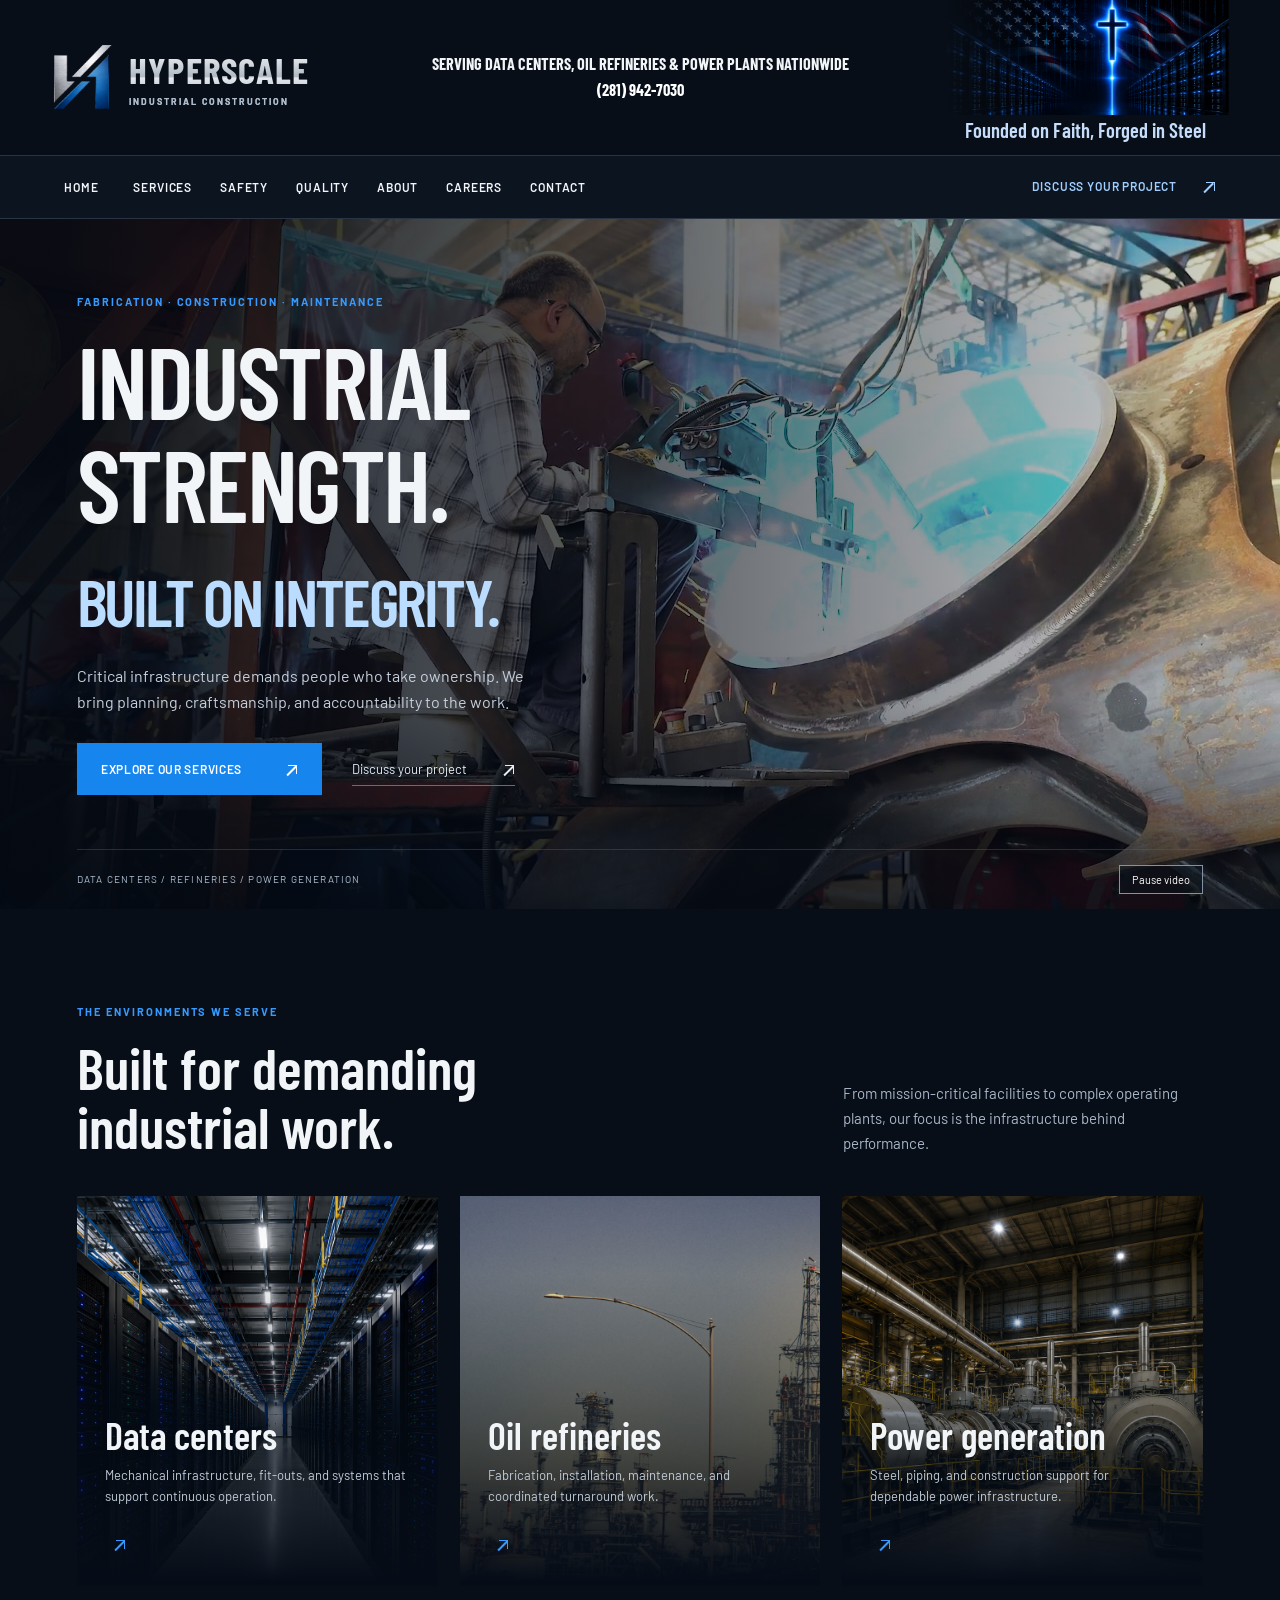
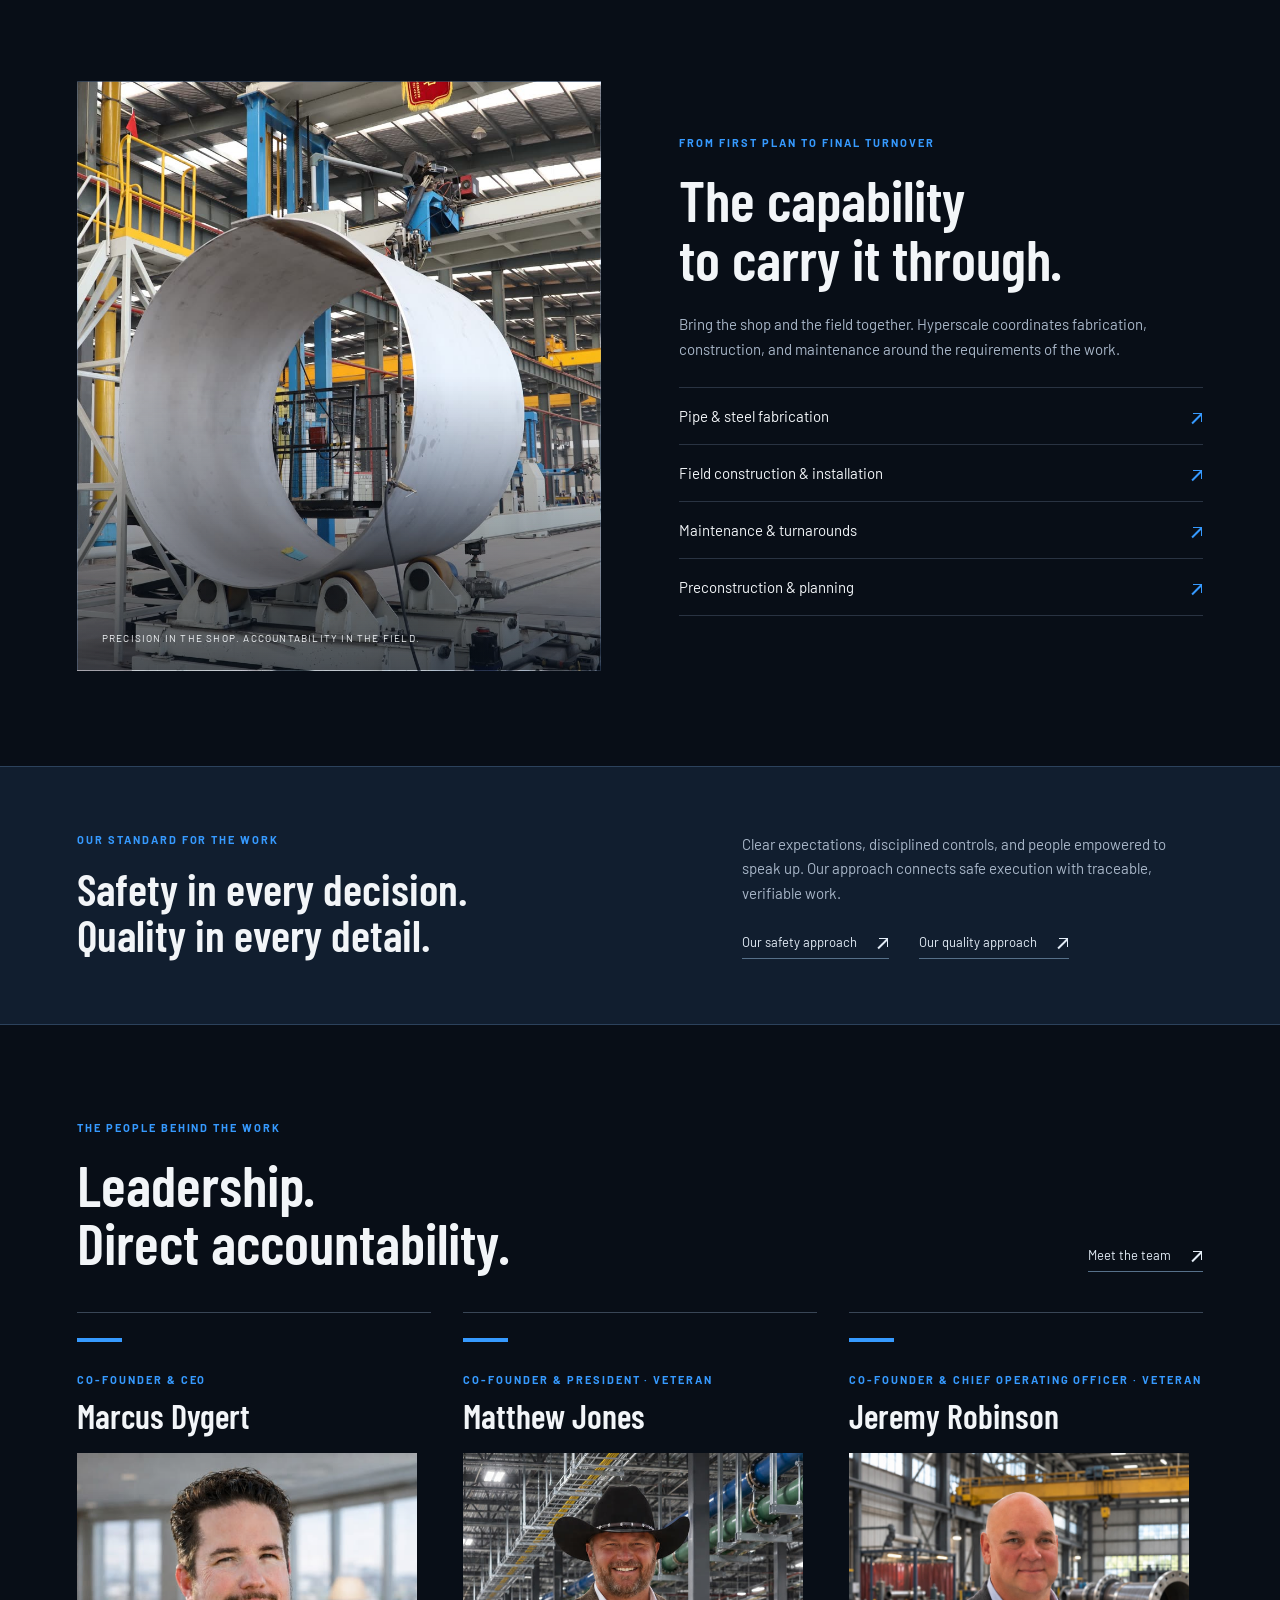
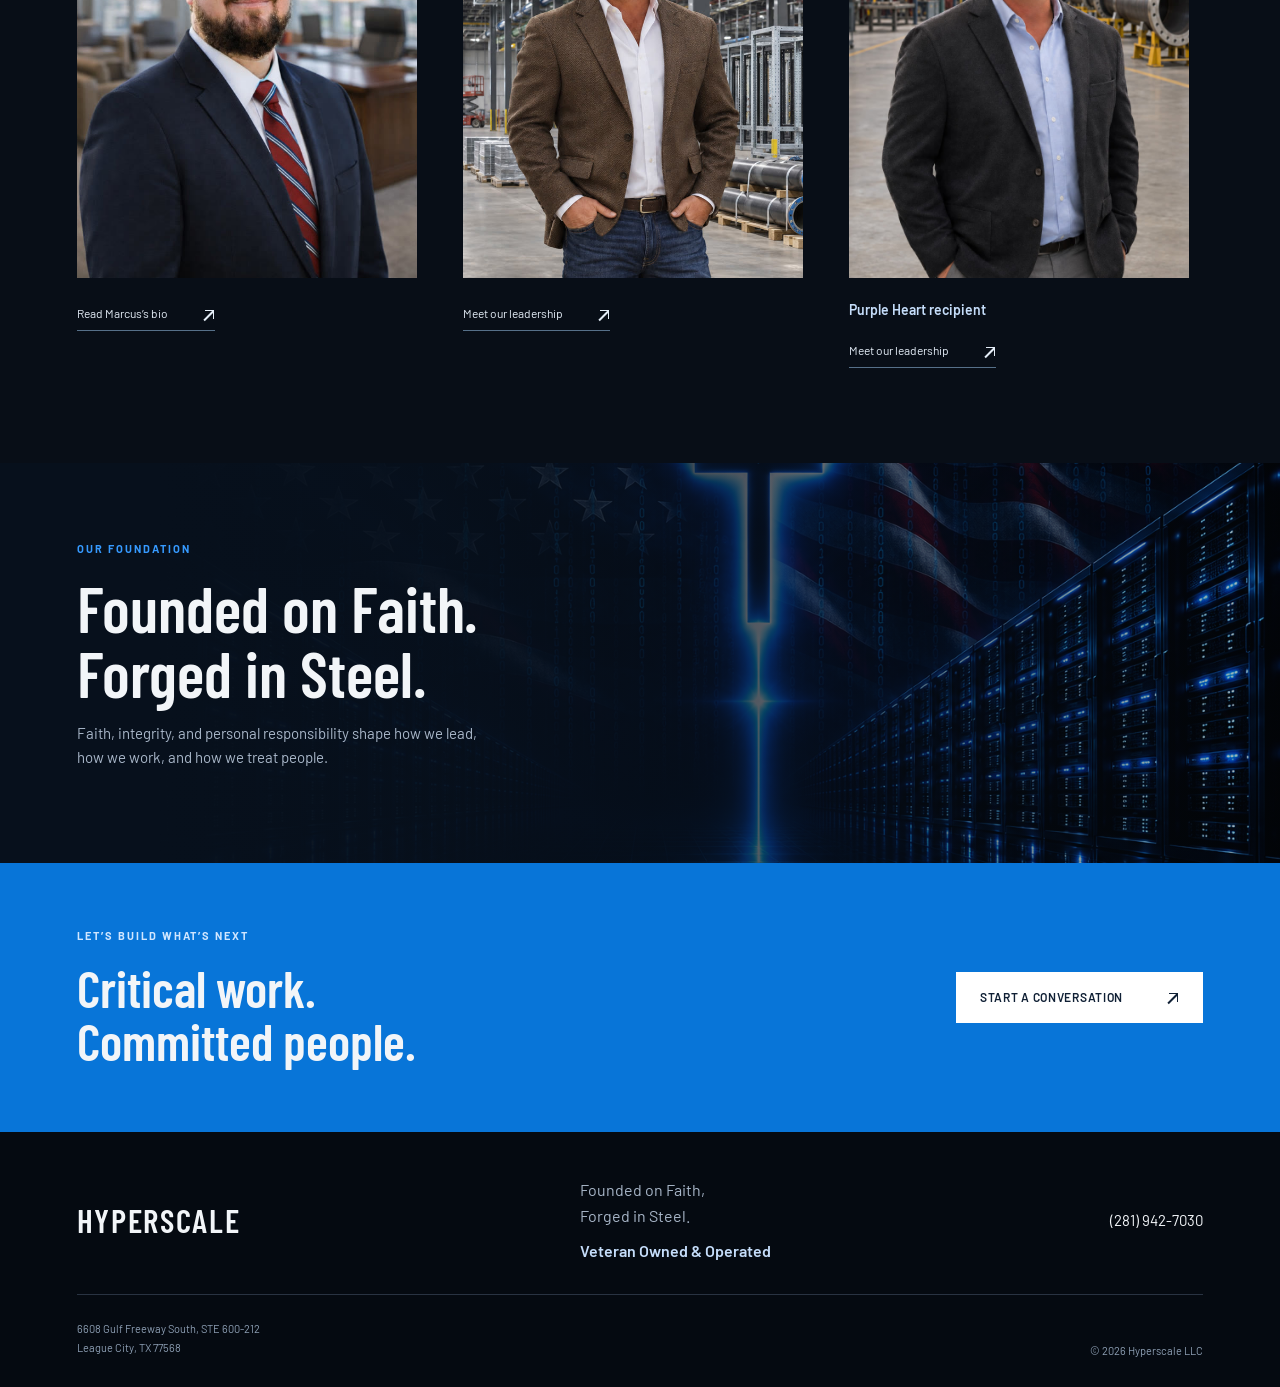
<file: index.html>
<!doctype html><html lang="en"><head><meta charset="utf-8"><meta name="viewport" content="width=device-width, initial-scale=1"><meta name="description" content="Industrial fabrication, field construction, and maintenance for data centers, refineries, and power generation."><meta name="theme-color" content="#080e17"><title>Industrial Construction | Hyperscale</title><link rel="preconnect" href="https://fonts.googleapis.com"><link rel="preconnect" href="https://fonts.gstatic.com" crossorigin><link href="https://fonts.googleapis.com/css2?family=Barlow+Condensed:wght@500;600;700&family=Barlow:wght@400;500;600;700&display=swap" rel="stylesheet"><link rel="stylesheet" href="site.css"><script src="site.js" defer></script></head><body><a class="skip" href="#main">Skip to content</a><header class="masthead"><a href="index.html" class="brand" aria-label="Hyperscale home"><img src="hyperscale-symbol.png" alt=""><span>HYPERSCALE<small>INDUSTRIAL CONSTRUCTION</small></span></a><div class="header-contact"><p class="market-heading">SERVING DATA CENTERS, OIL REFINERIES &amp; POWER PLANTS NATIONWIDE</p><a href="tel:+12819427030">(281) 942-7030</a></div><div class="header-faith"><div class="faith-art" role="img" aria-label="Blue illuminated cross above a data center aisle"></div><p>Founded on Faith, Forged in Steel</p></div></header><div class="navigation"><a class="home-link" href="index.html">Home</a><button class="menu-toggle" aria-expanded="false" aria-controls="primary-nav">Menu <span>＋</span></button><nav id="primary-nav" aria-label="Main navigation"><a href="services.html">Services</a><a href="safety.html">Safety</a><a href="quality.html">Quality</a><a href="about.html">About</a><a href="careers.html">Careers</a><a href="contact.html">Contact</a></nav><a class="nav-cta" href="mailto:matt.jones@hyperscaleservices.com">Discuss your project <span><span class="ui-arrow" aria-hidden="true">↗</span></span></a></div>
<main id="main">
<section class="hero">
 <video id="hero-video" muted loop playsinline preload="none" poster="hero-poster.jpg" aria-label="Welder fabricating metal in an industrial workshop"><source data-src="hero-welding.mp4" type="video/mp4"></video>
 <div class="hero-shade"></div>
 <div class="hero-copy"><p class="eyebrow">FABRICATION · CONSTRUCTION · MAINTENANCE</p><h1>INDUSTRIAL<br>STRENGTH.<br><em>BUILT ON INTEGRITY.</em></h1><p>Critical infrastructure demands people who take ownership. We bring planning, craftsmanship, and accountability to the work.</p><div class="actions"><a class="button" href="services.html">Explore our services <span><span class="ui-arrow" aria-hidden="true">↗</span></span></a><a class="text-link" href="mailto:matt.jones@hyperscaleservices.com">Discuss your project <span><span class="ui-arrow" aria-hidden="true">↗</span></span></a></div></div>
 <div class="hero-bottom"><span>DATA CENTERS / REFINERIES / POWER GENERATION</span><button id="video-toggle" hidden>Play video</button></div>
</section>
<section class="industry-section wrap"><div class="section-heading"><div><p class="eyebrow">THE ENVIRONMENTS WE SERVE</p><h2>Built for demanding<br>industrial work.</h2></div><p>From mission-critical facilities to complex operating plants, our focus is the infrastructure behind performance.</p></div>
<div class="industries">
<a class="industry" href="services.html"><img class="" src="data-center.png" alt="Data center server aisle" loading="lazy" decoding="async"><div><h3>Data centers</h3><p>Mechanical infrastructure, fit-outs, and systems that support continuous operation.</p><span class="arrow"><span class="ui-arrow" aria-hidden="true">↗</span></span></div></a><a class="industry" href="services.html"><img class="" src="refinery-stock.jpg" alt="Industrial refinery towers and process piping" loading="lazy" decoding="async"><div><h3>Oil refineries</h3><p>Fabrication, installation, maintenance, and coordinated turnaround work.</p><span class="arrow"><span class="ui-arrow" aria-hidden="true">↗</span></span></div></a><a class="industry" href="services.html"><img class="" src="power.png" alt="Large power generation machinery" loading="lazy" decoding="async"><div><h3>Power generation</h3><p>Steel, piping, and construction support for dependable power infrastructure.</p><span class="arrow"><span class="ui-arrow" aria-hidden="true">↗</span></span></div></a></div></section>
<section class="split feature wrap"><div class="feature-image"><img class="" src="pipe-fabrication.jpg" alt="Steel pipe manufacturing inside a large industrial workshop" loading="lazy" decoding="async"><span>PRECISION IN THE SHOP. ACCOUNTABILITY IN THE FIELD.</span></div><div class="feature-copy"><p class="eyebrow">FROM FIRST PLAN TO FINAL TURNOVER</p><h2>The capability<br>to carry it through.</h2><p>Bring the shop and the field together. Hyperscale coordinates fabrication, construction, and maintenance around the requirements of the work.</p><div class="service-lines"><a href="services.html#fabrication">Pipe & steel fabrication <span><span class="ui-arrow" aria-hidden="true">↗</span></span></a><a href="services.html#field">Field construction & installation <span><span class="ui-arrow" aria-hidden="true">↗</span></span></a><a href="services.html#maintenance">Maintenance & turnarounds <span><span class="ui-arrow" aria-hidden="true">↗</span></span></a><a href="services.html#planning">Preconstruction & planning <span><span class="ui-arrow" aria-hidden="true">↗</span></span></a></div></div></section>
<section class="standards"><div class="wrap standards-inner"><div><p class="eyebrow">OUR STANDARD FOR THE WORK</p><h2>Safety in every decision.<br>Quality in every detail.</h2></div><div><p>Clear expectations, disciplined controls, and people empowered to speak up. Our approach connects safe execution with traceable, verifiable work.</p><div class="actions"><a class="text-link" href="safety.html">Our safety approach <span class="ui-arrow" aria-hidden="true">↗</span></a><a class="text-link" href="quality.html">Our quality approach <span class="ui-arrow" aria-hidden="true">↗</span></a></div></div></div></section>
<section class="leadership-section wrap"><div class="section-heading"><div><p class="eyebrow">THE PEOPLE BEHIND THE WORK</p><h2>Leadership.<br>Direct accountability.</h2></div><a class="text-link" href="about.html#leadership">Meet the team <span class="ui-arrow" aria-hidden="true">↗</span></a></div><div class="leaders"><article class="leader"><div class="leader-rule"></div><p class="eyebrow">Co-Founder &amp; CEO</p><h3>Marcus Dygert</h3><img class="executive-portrait homepage-portrait" src="marcus-dygert.jpg" alt="Marcus Dygert" width="1000" height="666" loading="lazy" decoding="async"><a class="text-link" href="about.html#marcus-dygert">Read Marcus’s bio <span><span class="ui-arrow" aria-hidden="true">↗</span></span></a></article><article class="leader"><div class="leader-rule"></div><p class="eyebrow">Co-Founder &amp; President · Veteran</p><h3>Matthew Jones</h3><img class="executive-portrait homepage-portrait matthew-portrait" src="matthew-jones.jpg" alt="Matthew Jones" loading="lazy" decoding="async"><a class="text-link" href="about.html#leadership">Meet our leadership <span><span class="ui-arrow" aria-hidden="true">↗</span></span></a></article><article class="leader"><div class="leader-rule"></div><p class="eyebrow">Co-Founder &amp; Chief Operating Officer · Veteran</p><h3>Jeremy Robinson</h3><img class="executive-portrait homepage-portrait" src="jeremy-robinson.jpg" alt="Jeremy Robinson" loading="lazy" decoding="async"><p class="veteran-label">Purple Heart recipient</p><a class="text-link" href="about.html#leadership">Meet our leadership <span><span class="ui-arrow" aria-hidden="true">↗</span></span></a></article></div></section>
<section class="faith-section"><div><p class="eyebrow">OUR FOUNDATION</p><h2>Founded on Faith.<br>Forged in Steel.</h2><p>Faith, integrity, and personal responsibility shape how we lead, how we work, and how we treat people.</p></div></section>
</main><section class="closing"><div><p class="eyebrow">LET’S BUILD WHAT’S NEXT</p><h2>Critical work.<br>Committed people.</h2></div><a class="button light" href="mailto:matt.jones@hyperscaleservices.com">Start a conversation <span><span class="ui-arrow" aria-hidden="true">↗</span></span></a></section><footer><div class="footer-top"><a class="footer-brand" href="index.html">HYPERSCALE</a><div><p>Founded on Faith,<br>Forged in Steel.</p><p class="veteran-label">Veteran Owned &amp; Operated</p></div><a href="tel:+12819427030">(281) 942-7030</a></div><div class="footer-bottom"><address>6608 Gulf Freeway South, STE 600-212<br>League City, TX 77568</address><span>© 2026 Hyperscale LLC</span></div></footer></body></html>
</file>
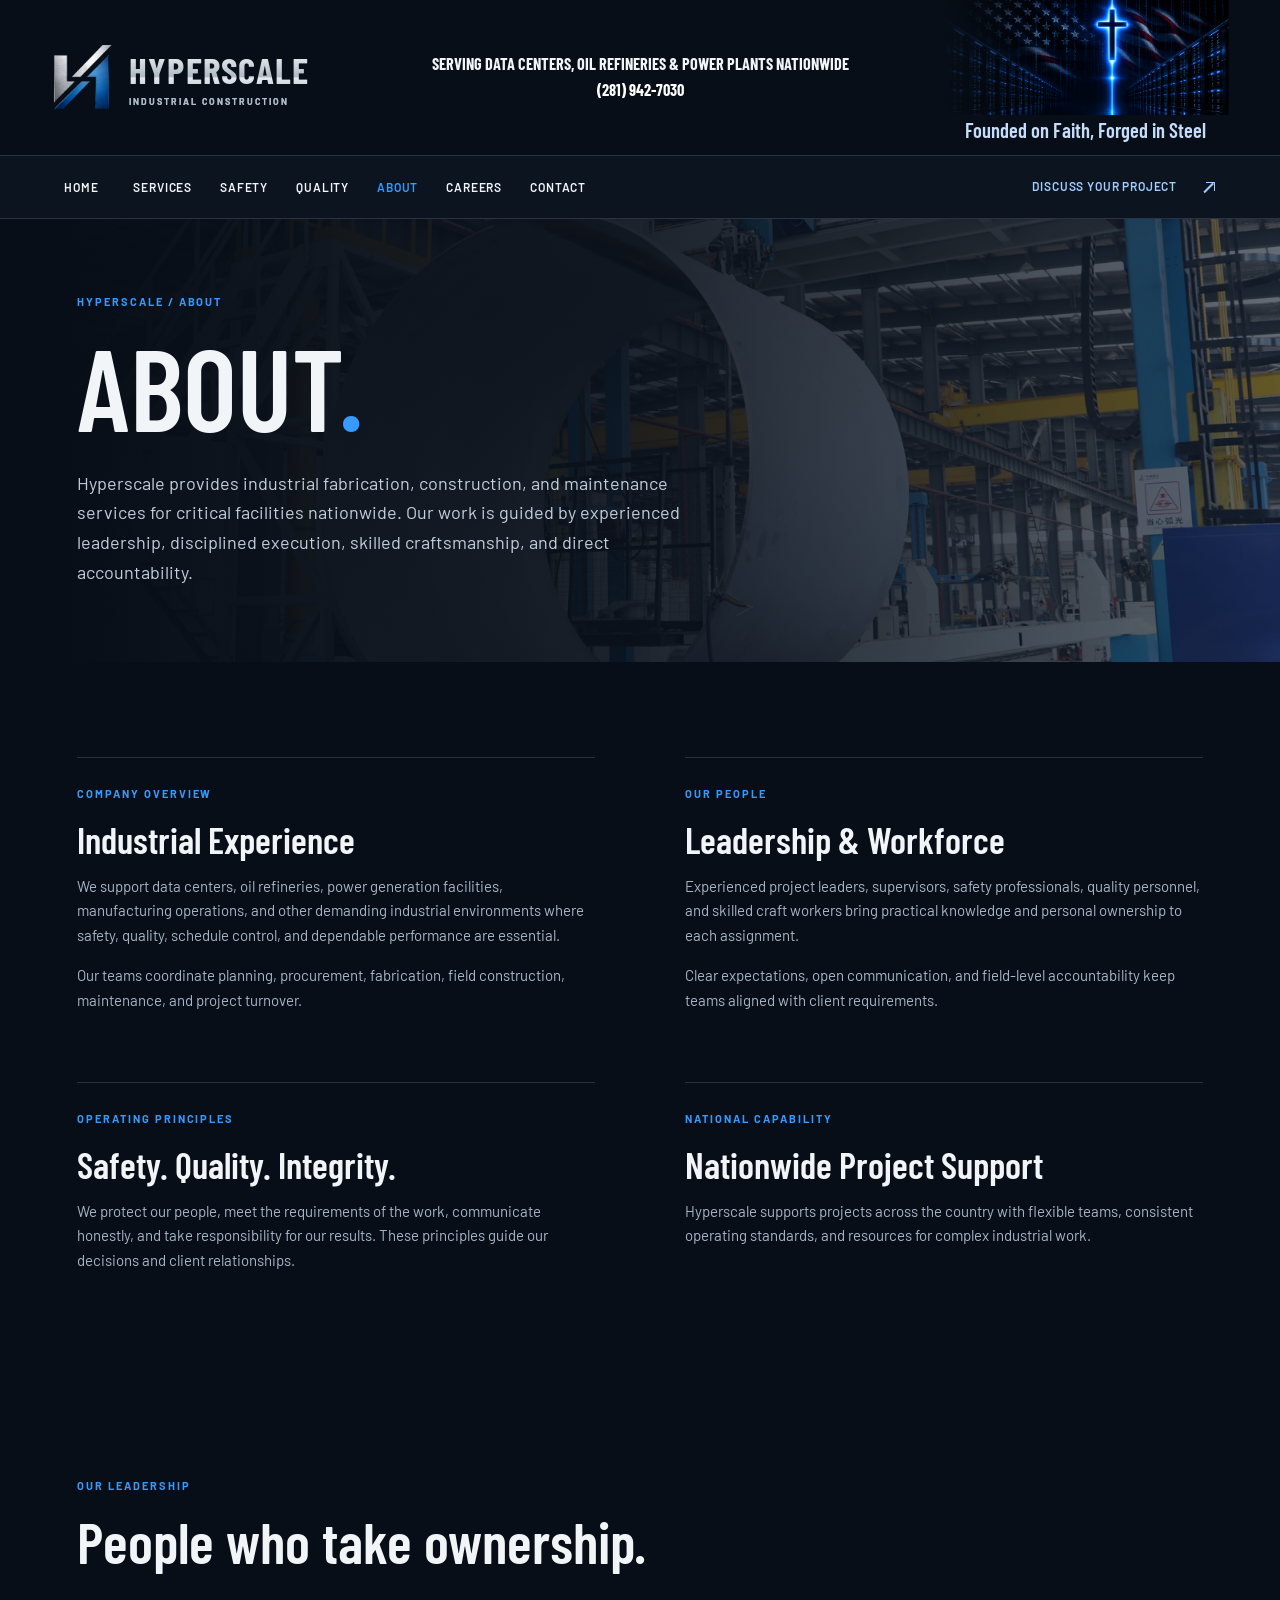
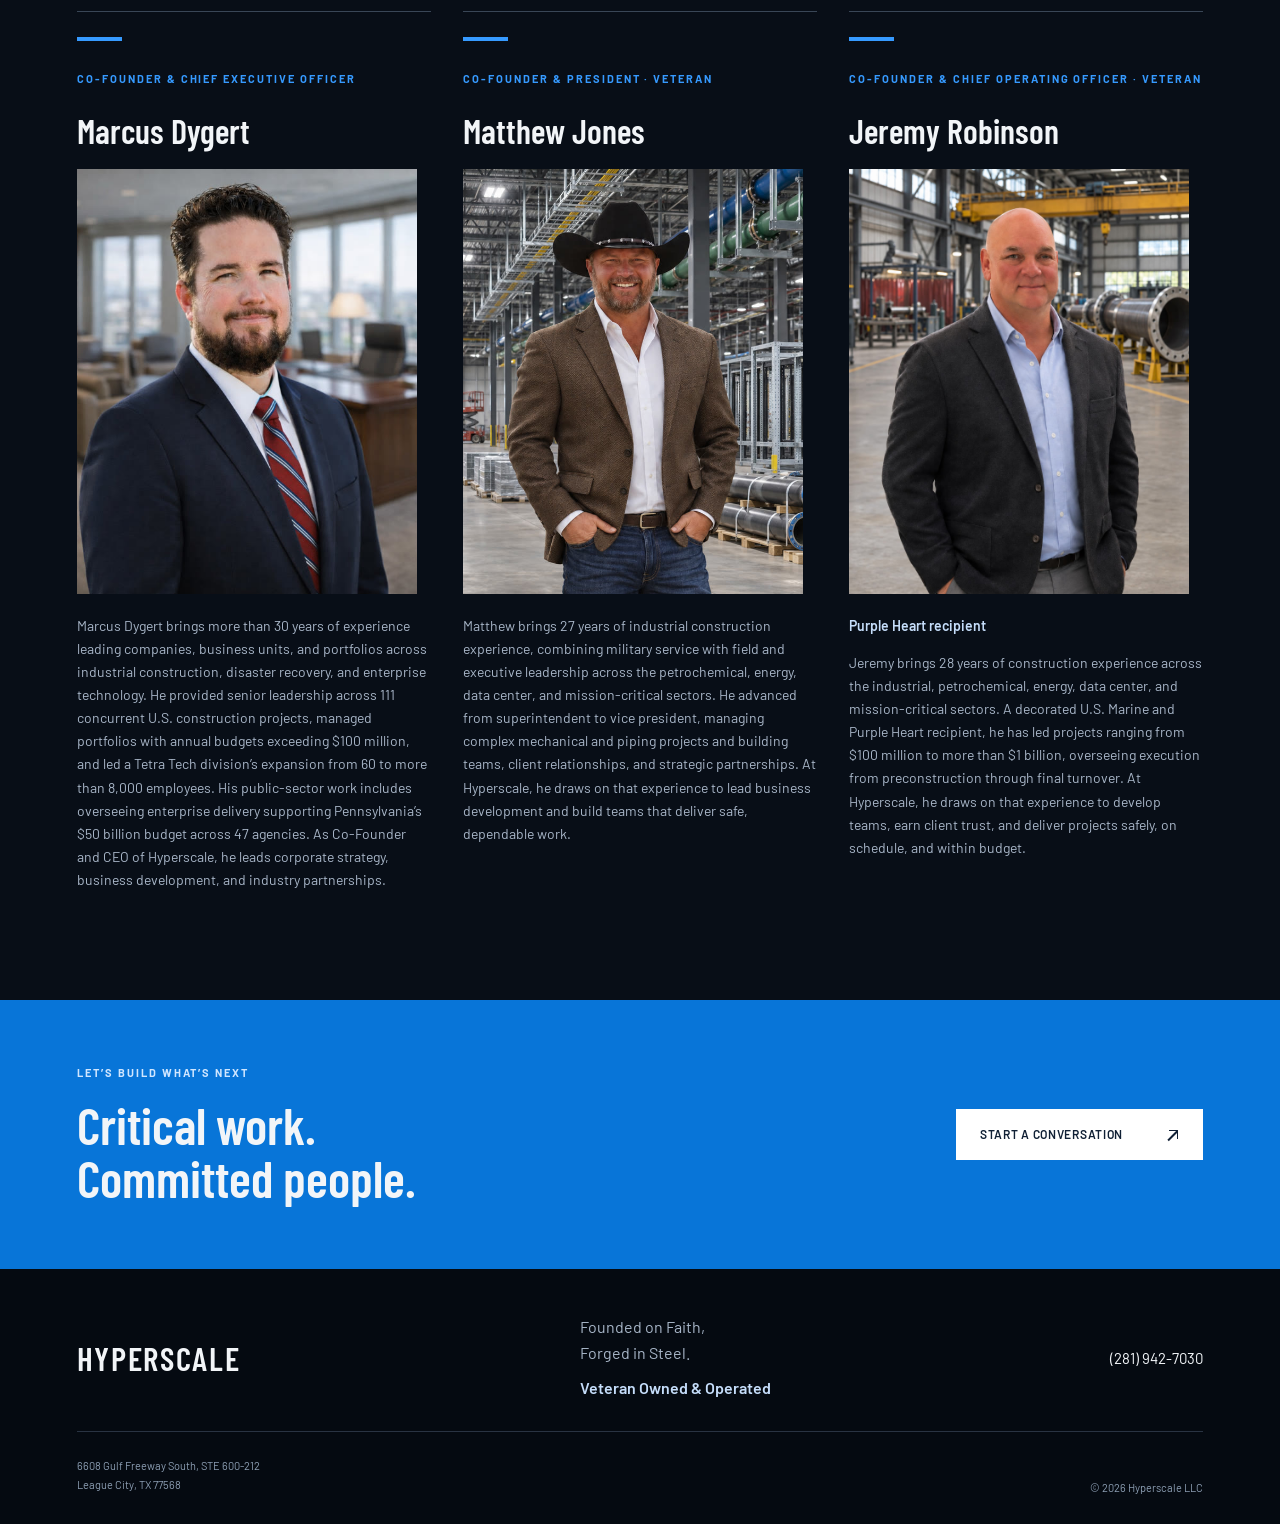
<file: about.html>
<!doctype html><html lang="en"><head><meta charset="utf-8"><meta name="viewport" content="width=device-width, initial-scale=1"><meta name="description" content="Hyperscale provides industrial fabrication, construction, and maintenance services for critical facilities nationwide. Our work is guided by experienced leadership, disciplined execution, skilled craftsmanship, and direct accountability."><meta name="theme-color" content="#080e17"><title>About | Hyperscale</title><link rel="preconnect" href="https://fonts.googleapis.com"><link rel="preconnect" href="https://fonts.gstatic.com" crossorigin><link href="https://fonts.googleapis.com/css2?family=Barlow+Condensed:wght@500;600;700&family=Barlow:wght@400;500;600;700&display=swap" rel="stylesheet"><link rel="stylesheet" href="site.css"><script src="site.js" defer></script></head><body><a class="skip" href="#main">Skip to content</a><header class="masthead"><a href="index.html" class="brand" aria-label="Hyperscale home"><img src="hyperscale-symbol.png" alt=""><span>HYPERSCALE<small>INDUSTRIAL CONSTRUCTION</small></span></a><div class="header-contact"><p class="market-heading">SERVING DATA CENTERS, OIL REFINERIES &amp; POWER PLANTS NATIONWIDE</p><a href="tel:+12819427030">(281) 942-7030</a></div><div class="header-faith"><div class="faith-art" role="img" aria-label="Blue illuminated cross above a data center aisle"></div><p>Founded on Faith, Forged in Steel</p></div></header><div class="navigation"><a class="home-link" href="index.html">Home</a><button class="menu-toggle" aria-expanded="false" aria-controls="primary-nav">Menu <span>＋</span></button><nav id="primary-nav" aria-label="Main navigation"><a href="services.html">Services</a><a href="safety.html">Safety</a><a href="quality.html">Quality</a><a href="about.html" aria-current="page">About</a><a href="careers.html">Careers</a><a href="contact.html">Contact</a></nav><a class="nav-cta" href="mailto:matt.jones@hyperscaleservices.com">Discuss your project <span><span class="ui-arrow" aria-hidden="true">↗</span></span></a></div><main id="main"><section class="page-hero"><div class="wrap"><p class="eyebrow">HYPERSCALE / ABOUT</p><h1>About<span>.</span></h1><p>Hyperscale provides industrial fabrication, construction, and maintenance services for critical facilities nationwide. Our work is guided by experienced leadership, disciplined execution, skilled craftsmanship, and direct accountability.</p></div><img class="" src="pipe-fabrication.jpg" alt="Large industrial fabrication facility" loading="lazy" decoding="async"></section><section class="wrap editorial-grid"><article id="section-0"><p class="eyebrow">Company Overview</p><h2>Industrial Experience</h2><p>We support data centers, oil refineries, power generation facilities, manufacturing operations, and other demanding industrial environments where safety, quality, schedule control, and dependable performance are essential.</p><p>Our teams coordinate planning, procurement, fabrication, field construction, maintenance, and project turnover.</p></article><article id="section-1"><p class="eyebrow">Our People</p><h2>Leadership &amp; Workforce</h2><p>Experienced project leaders, supervisors, safety professionals, quality personnel, and skilled craft workers bring practical knowledge and personal ownership to each assignment.</p><p>Clear expectations, open communication, and field-level accountability keep teams aligned with client requirements.</p></article><article id="section-2"><p class="eyebrow">Operating Principles</p><h2>Safety. Quality. Integrity.</h2><p>We protect our people, meet the requirements of the work, communicate honestly, and take responsibility for our results. These principles guide our decisions and client relationships.</p></article><article id="section-3"><p class="eyebrow">National Capability</p><h2>Nationwide Project Support</h2><p>Hyperscale supports projects across the country with flexible teams, consistent operating standards, and resources for complex industrial work.</p></article></section><section class="wrap leadership-section" id="leadership"><p class="eyebrow">OUR LEADERSHIP</p><h2>People who take ownership.</h2><div class="leaders"><article class="leader" id="marcus-dygert"><div class="leader-rule"></div><p class="eyebrow">Co-Founder &amp; Chief Executive Officer</p><h3>Marcus Dygert</h3><img class="executive-portrait homepage-portrait" src="marcus-dygert.jpg" alt="Marcus Dygert" width="1000" height="666" loading="lazy" decoding="async">
<p>Marcus Dygert brings more than 30 years of experience leading companies, business units, and portfolios across industrial construction, disaster recovery, and enterprise technology. He provided senior leadership across 111 concurrent U.S. construction projects, managed portfolios with annual budgets exceeding $100 million, and led a Tetra Tech division’s expansion from 60 to more than 8,000 employees. His public-sector work includes overseeing enterprise delivery supporting Pennsylvania’s $50 billion budget across 47 agencies. As Co-Founder and CEO of Hyperscale, he leads corporate strategy, business development, and industry partnerships.</p></article><article class="leader"><div class="leader-rule"></div><p class="eyebrow">Co-Founder &amp; President · Veteran</p><h3>Matthew Jones</h3><img class="executive-portrait homepage-portrait matthew-portrait" src="matthew-jones.jpg" alt="Matthew Jones" loading="lazy" decoding="async"><p>Matthew brings 27 years of industrial construction experience, combining military service with field and executive leadership across the petrochemical, energy, data center, and mission-critical sectors. He advanced from superintendent to vice president, managing complex mechanical and piping projects and building teams, client relationships, and strategic partnerships. At Hyperscale, he draws on that experience to lead business development and build teams that deliver safe, dependable work.</p></article><article class="leader"><div class="leader-rule"></div><p class="eyebrow">Co-Founder &amp; Chief Operating Officer · Veteran</p><h3>Jeremy Robinson</h3><img class="executive-portrait homepage-portrait" src="jeremy-robinson.jpg" alt="Jeremy Robinson" loading="lazy" decoding="async"><p class="veteran-label">Purple Heart recipient</p><p>Jeremy brings 28 years of construction experience across the industrial, petrochemical, energy, data center, and mission-critical sectors. A decorated U.S. Marine and Purple Heart recipient, he has led projects ranging from $100 million to more than $1 billion, overseeing execution from preconstruction through final turnover. At Hyperscale, he draws on that experience to develop teams, earn client trust, and deliver projects safely, on schedule, and within budget.</p></article></div></section></main><section class="closing"><div><p class="eyebrow">LET’S BUILD WHAT’S NEXT</p><h2>Critical work.<br>Committed people.</h2></div><a class="button light" href="mailto:matt.jones@hyperscaleservices.com">Start a conversation <span><span class="ui-arrow" aria-hidden="true">↗</span></span></a></section><footer><div class="footer-top"><a class="footer-brand" href="index.html">HYPERSCALE</a><div><p>Founded on Faith,<br>Forged in Steel.</p><p class="veteran-label">Veteran Owned &amp; Operated</p></div><a href="tel:+12819427030">(281) 942-7030</a></div><div class="footer-bottom"><address>6608 Gulf Freeway South, STE 600-212<br>League City, TX 77568</address><span>© 2026 Hyperscale LLC</span></div></footer></body></html>
</file>
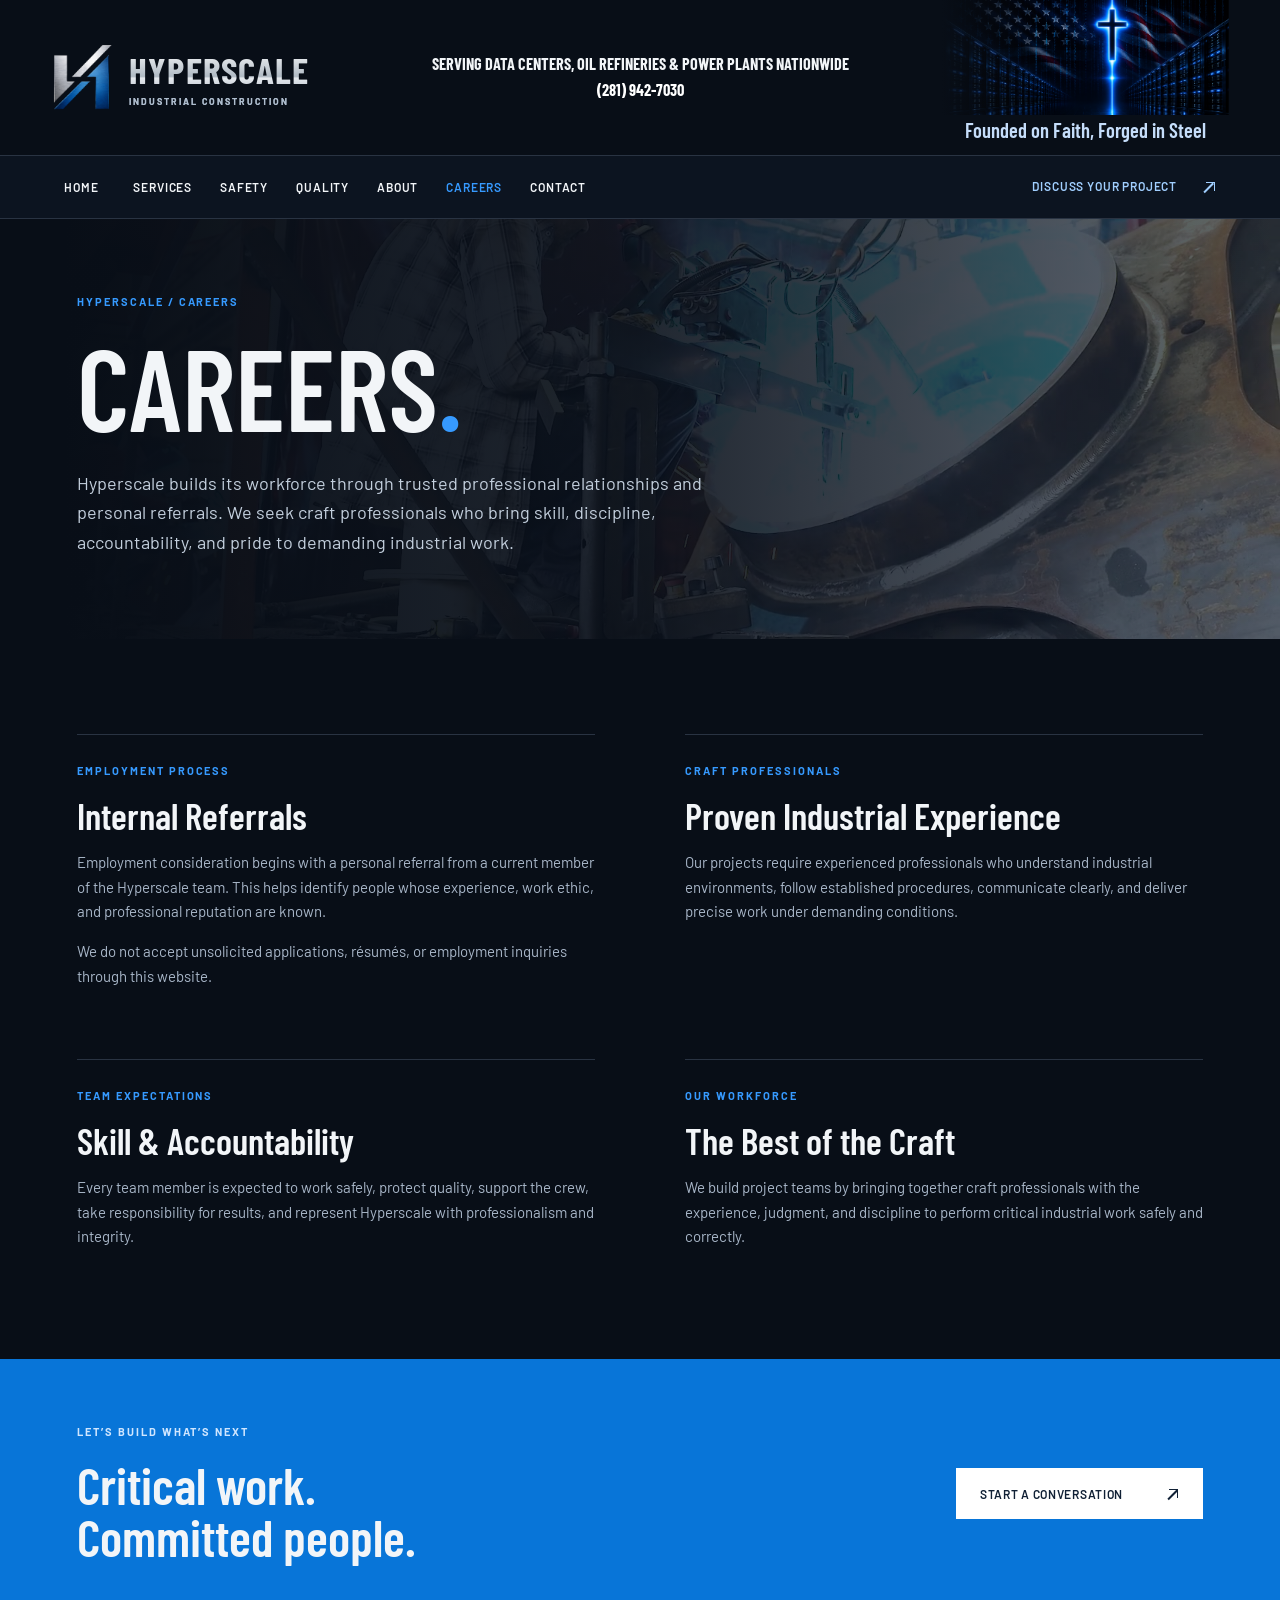
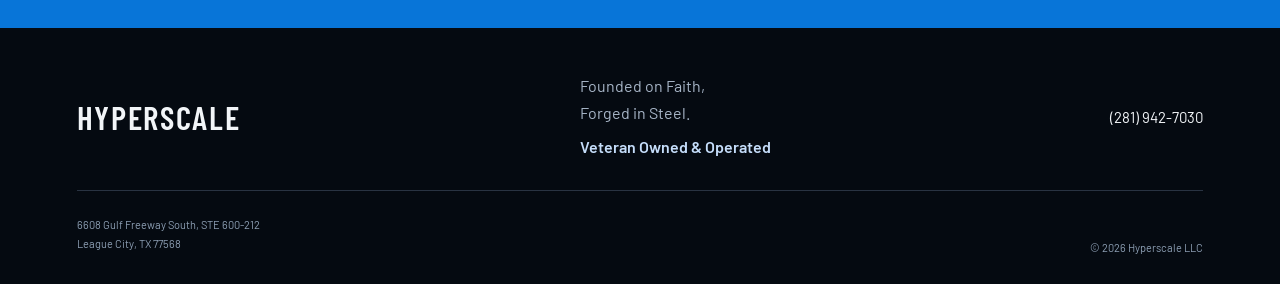
<file: careers.html>
<!doctype html><html lang="en"><head><meta charset="utf-8"><meta name="viewport" content="width=device-width, initial-scale=1"><meta name="description" content="Hyperscale builds its workforce through trusted professional relationships and personal referrals. We seek craft professionals who bring skill, discipline, accountability, and pride to demanding industrial work."><meta name="theme-color" content="#080e17"><title>Careers | Hyperscale</title><link rel="preconnect" href="https://fonts.googleapis.com"><link rel="preconnect" href="https://fonts.gstatic.com" crossorigin><link href="https://fonts.googleapis.com/css2?family=Barlow+Condensed:wght@500;600;700&family=Barlow:wght@400;500;600;700&display=swap" rel="stylesheet"><link rel="stylesheet" href="site.css"><script src="site.js" defer></script></head><body><a class="skip" href="#main">Skip to content</a><header class="masthead"><a href="index.html" class="brand" aria-label="Hyperscale home"><img src="hyperscale-symbol.png" alt=""><span>HYPERSCALE<small>INDUSTRIAL CONSTRUCTION</small></span></a><div class="header-contact"><p class="market-heading">SERVING DATA CENTERS, OIL REFINERIES &amp; POWER PLANTS NATIONWIDE</p><a href="tel:+12819427030">(281) 942-7030</a></div><div class="header-faith"><div class="faith-art" role="img" aria-label="Blue illuminated cross above a data center aisle"></div><p>Founded on Faith, Forged in Steel</p></div></header><div class="navigation"><a class="home-link" href="index.html">Home</a><button class="menu-toggle" aria-expanded="false" aria-controls="primary-nav">Menu <span>＋</span></button><nav id="primary-nav" aria-label="Main navigation"><a href="services.html">Services</a><a href="safety.html">Safety</a><a href="quality.html">Quality</a><a href="about.html">About</a><a href="careers.html" aria-current="page">Careers</a><a href="contact.html">Contact</a></nav><a class="nav-cta" href="mailto:matt.jones@hyperscaleservices.com">Discuss your project <span><span class="ui-arrow" aria-hidden="true">↗</span></span></a></div><main id="main"><section class="page-hero"><div class="wrap"><p class="eyebrow">HYPERSCALE / CAREERS</p><h1>Careers<span>.</span></h1><p>Hyperscale builds its workforce through trusted professional relationships and personal referrals. We seek craft professionals who bring skill, discipline, accountability, and pride to demanding industrial work.</p></div><img class="" src="hero-poster.jpg" alt="Skilled metalworker welding in a workshop" loading="lazy" decoding="async"></section><section class="wrap editorial-grid"><article id="section-0"><p class="eyebrow">Employment Process</p><h2>Internal Referrals</h2><p>Employment consideration begins with a personal referral from a current member of the Hyperscale team. This helps identify people whose experience, work ethic, and professional reputation are known.</p><p>We do not accept unsolicited applications, résumés, or employment inquiries through this website.</p></article><article id="section-1"><p class="eyebrow">Craft Professionals</p><h2>Proven Industrial Experience</h2><p>Our projects require experienced professionals who understand industrial environments, follow established procedures, communicate clearly, and deliver precise work under demanding conditions.</p></article><article id="section-2"><p class="eyebrow">Team Expectations</p><h2>Skill &amp; Accountability</h2><p>Every team member is expected to work safely, protect quality, support the crew, take responsibility for results, and represent Hyperscale with professionalism and integrity.</p></article><article id="section-3"><p class="eyebrow">Our Workforce</p><h2>The Best of the Craft</h2><p>We build project teams by bringing together craft professionals with the experience, judgment, and discipline to perform critical industrial work safely and correctly.</p></article></section></main><section class="closing"><div><p class="eyebrow">LET’S BUILD WHAT’S NEXT</p><h2>Critical work.<br>Committed people.</h2></div><a class="button light" href="mailto:matt.jones@hyperscaleservices.com">Start a conversation <span><span class="ui-arrow" aria-hidden="true">↗</span></span></a></section><footer><div class="footer-top"><a class="footer-brand" href="index.html">HYPERSCALE</a><div><p>Founded on Faith,<br>Forged in Steel.</p><p class="veteran-label">Veteran Owned &amp; Operated</p></div><a href="tel:+12819427030">(281) 942-7030</a></div><div class="footer-bottom"><address>6608 Gulf Freeway South, STE 600-212<br>League City, TX 77568</address><span>© 2026 Hyperscale LLC</span></div></footer></body></html>
</file>
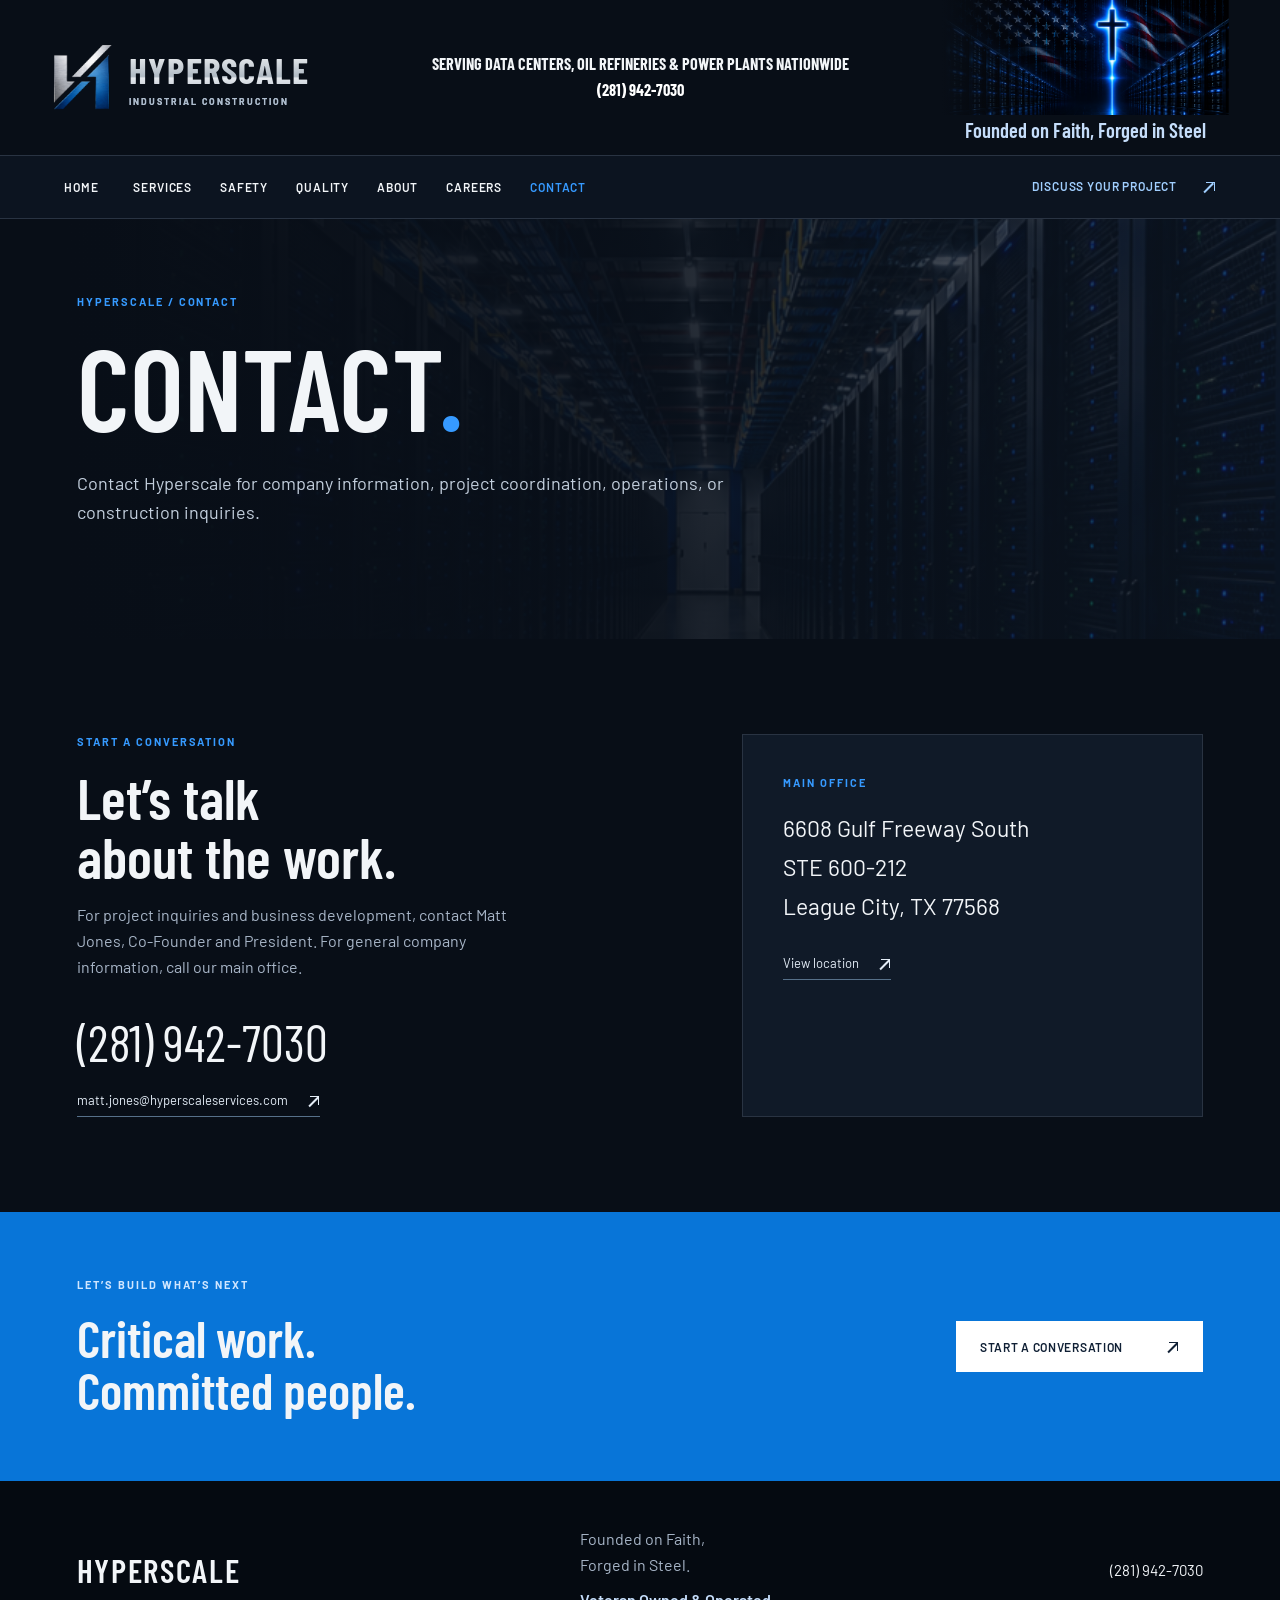
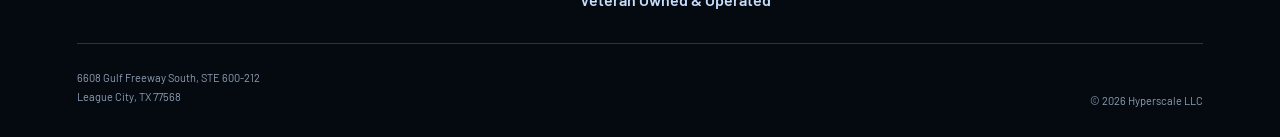
<file: contact.html>
<!doctype html><html lang="en"><head><meta charset="utf-8"><meta name="viewport" content="width=device-width, initial-scale=1"><meta name="description" content="Contact Hyperscale for company information, project coordination, operations, or construction inquiries."><meta name="theme-color" content="#080e17"><title>Contact | Hyperscale</title><link rel="preconnect" href="https://fonts.googleapis.com"><link rel="preconnect" href="https://fonts.gstatic.com" crossorigin><link href="https://fonts.googleapis.com/css2?family=Barlow+Condensed:wght@500;600;700&family=Barlow:wght@400;500;600;700&display=swap" rel="stylesheet"><link rel="stylesheet" href="site.css"><script src="site.js" defer></script></head><body><a class="skip" href="#main">Skip to content</a><header class="masthead"><a href="index.html" class="brand" aria-label="Hyperscale home"><img src="hyperscale-symbol.png" alt=""><span>HYPERSCALE<small>INDUSTRIAL CONSTRUCTION</small></span></a><div class="header-contact"><p class="market-heading">SERVING DATA CENTERS, OIL REFINERIES &amp; POWER PLANTS NATIONWIDE</p><a href="tel:+12819427030">(281) 942-7030</a></div><div class="header-faith"><div class="faith-art" role="img" aria-label="Blue illuminated cross above a data center aisle"></div><p>Founded on Faith, Forged in Steel</p></div></header><div class="navigation"><a class="home-link" href="index.html">Home</a><button class="menu-toggle" aria-expanded="false" aria-controls="primary-nav">Menu <span>＋</span></button><nav id="primary-nav" aria-label="Main navigation"><a href="services.html">Services</a><a href="safety.html">Safety</a><a href="quality.html">Quality</a><a href="about.html">About</a><a href="careers.html">Careers</a><a href="contact.html" aria-current="page">Contact</a></nav><a class="nav-cta" href="mailto:matt.jones@hyperscaleservices.com">Discuss your project <span><span class="ui-arrow" aria-hidden="true">↗</span></span></a></div><main id="main"><section class="page-hero"><div class="wrap"><p class="eyebrow">HYPERSCALE / CONTACT</p><h1>Contact<span>.</span></h1><p>Contact Hyperscale for company information, project coordination, operations, or construction inquiries.</p></div><img class="" src="data-center.png" alt="Data center infrastructure" loading="lazy" decoding="async"></section><section class="wrap contact-layout"><div><p class="eyebrow">START A CONVERSATION</p><h2>Let’s talk<br>about the work.</h2><p>For project inquiries and business development, contact Matt Jones, Co-Founder and President. For general company information, call our main office.</p><a class="big-phone" href="tel:+12819427030">(281) 942-7030</a><a class="text-link" href="mailto:matt.jones@hyperscaleservices.com">matt.jones@hyperscaleservices.com <span class="ui-arrow" aria-hidden="true">↗</span></a></div><div class="contact-panel"><p class="eyebrow">MAIN OFFICE</p><address>6608 Gulf Freeway South<br>STE 600-212<br>League City, TX 77568</address><a class="text-link" href="https://www.google.com/maps/search/?api=1&query=6608+Gulf+Freeway+South+League+City+TX+77568" target="_blank" rel="noopener">View location <span class="ui-arrow" aria-hidden="true">↗</span></a></div></section></main><section class="closing"><div><p class="eyebrow">LET’S BUILD WHAT’S NEXT</p><h2>Critical work.<br>Committed people.</h2></div><a class="button light" href="mailto:matt.jones@hyperscaleservices.com">Start a conversation <span><span class="ui-arrow" aria-hidden="true">↗</span></span></a></section><footer><div class="footer-top"><a class="footer-brand" href="index.html">HYPERSCALE</a><div><p>Founded on Faith,<br>Forged in Steel.</p><p class="veteran-label">Veteran Owned &amp; Operated</p></div><a href="tel:+12819427030">(281) 942-7030</a></div><div class="footer-bottom"><address>6608 Gulf Freeway South, STE 600-212<br>League City, TX 77568</address><span>© 2026 Hyperscale LLC</span></div></footer></body></html>
</file>
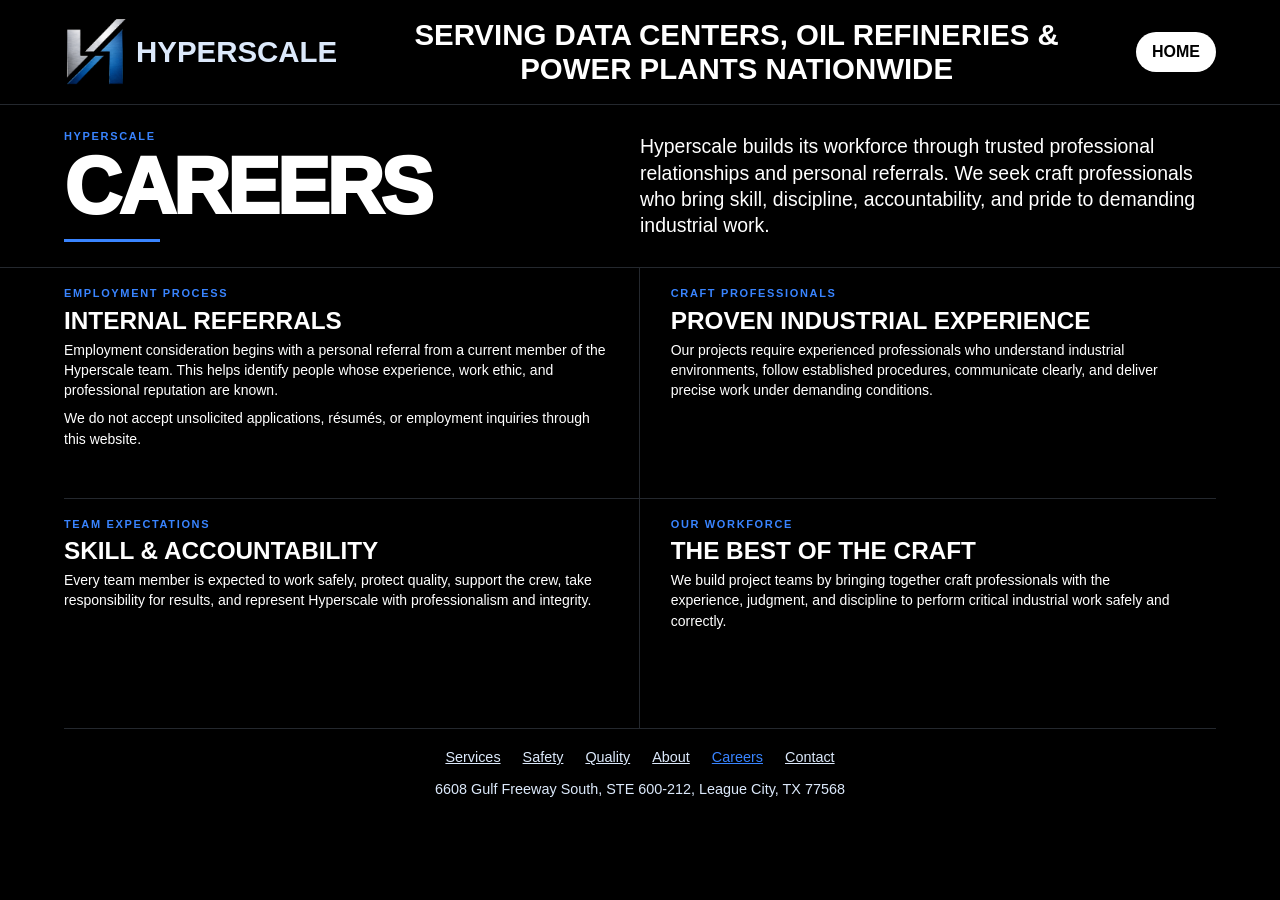
<file: index (1).html>
<!doctype html>
<html lang="en">
<head>
  <meta charset="utf-8">
  <meta name="viewport" content="width=device-width, initial-scale=1">
  <meta name="description" content="Hyperscale builds its workforce through trusted professional relationships and personal referrals. We seek craft professionals who bring skill, discipline, accountability, and pride to demanding industrial work.">
  <title>Careers | Hyperscale</title>
  <link rel="stylesheet" href="/interior.css">
</head>
<body>
  <header class="site-header">
    <a class="brand" href="/" aria-label="Hyperscale home"><img src="/hyperscale-symbol.png" alt=""><span>Hyperscale</span></a>
    <p class="masthead">Serving data centers, oil refineries &amp; power plants nationwide</p>
    <a class="home-link" href="/">Home</a>
  </header>
  <main id="main">
    <div class="hero">
      <div><p class="label">Hyperscale</p><h1>Careers</h1></div>
      <div class="intro"><p>Hyperscale builds its workforce through trusted professional relationships and personal referrals. We seek craft professionals who bring skill, discipline, accountability, and pride to demanding industrial work.</p></div>
    </div>
    <div class="detail-grid">
      <section><p class="label">Employment Process</p><h2>Internal Referrals</h2><p>Employment consideration begins with a personal referral from a current member of the Hyperscale team. This helps identify people whose experience, work ethic, and professional reputation are known.</p><p>We do not accept unsolicited applications, résumés, or employment inquiries through this website.</p></section><section><p class="label">Craft Professionals</p><h2>Proven Industrial Experience</h2><p>Our projects require experienced professionals who understand industrial environments, follow established procedures, communicate clearly, and deliver precise work under demanding conditions.</p></section><section><p class="label">Team Expectations</p><h2>Skill &amp; Accountability</h2><p>Every team member is expected to work safely, protect quality, support the crew, take responsibility for results, and represent Hyperscale with professionalism and integrity.</p></section><section><p class="label">Our Workforce</p><h2>The Best of the Craft</h2><p>We build project teams by bringing together craft professionals with the experience, judgment, and discipline to perform critical industrial work safely and correctly.</p></section>
    </div>
  </main>
  <footer>
    <nav aria-label="Site pages"><a href="/services/">Services</a><a href="/safety/">Safety</a><a href="/quality/">Quality</a><a href="/about/">About</a><a href="/careers/" aria-current="page">Careers</a><a href="/contact/">Contact</a></nav>
    <address>6608 Gulf Freeway South, STE 600-212, League City, TX 77568</address>
  </footer>
</body>
</html>
</file>
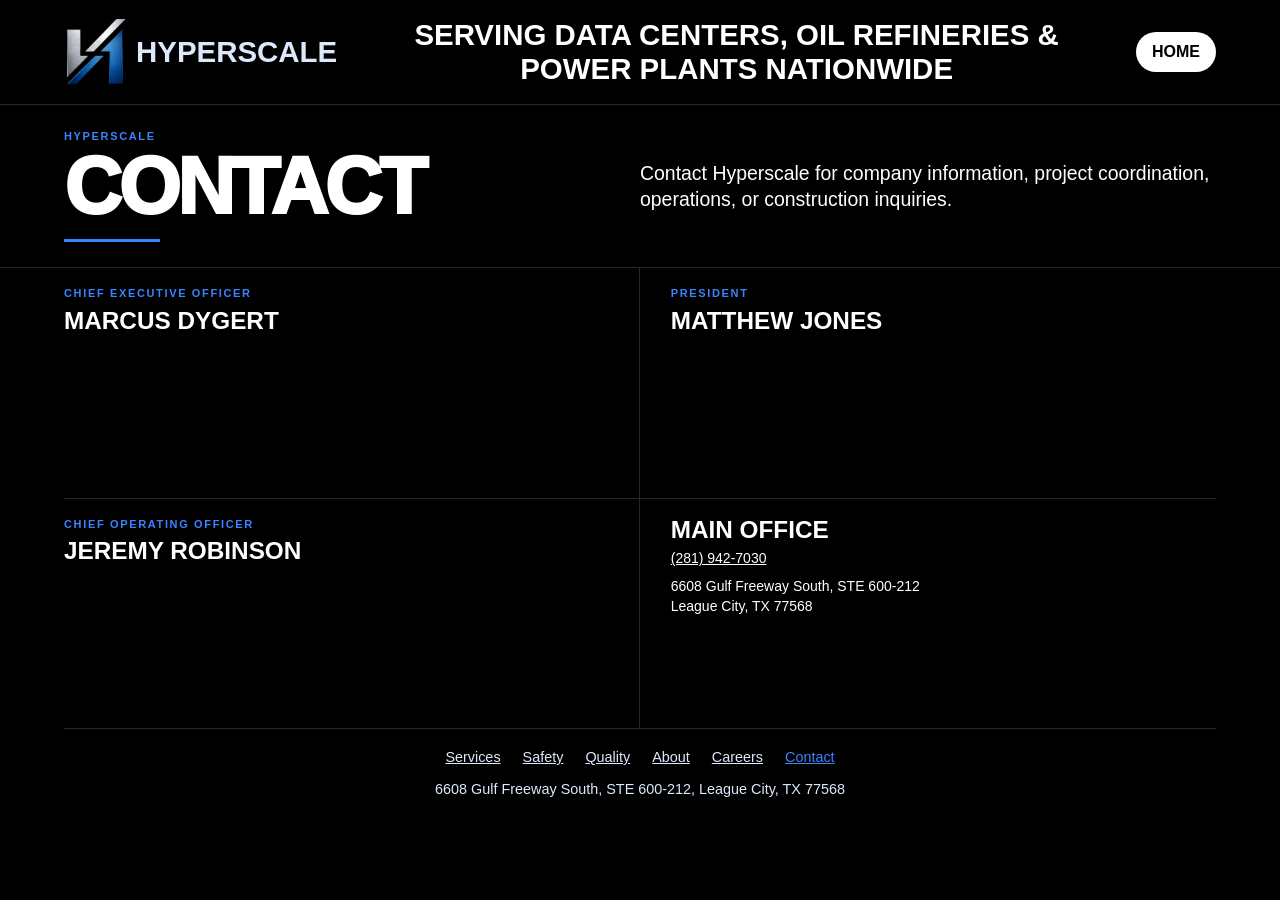
<file: index (2).html>
<!doctype html>
<html lang="en">
<head>
  <meta charset="utf-8">
  <meta name="viewport" content="width=device-width, initial-scale=1">
  <meta name="description" content="Contact Hyperscale for company information, project coordination, operations, or construction inquiries.">
  <title>Contact | Hyperscale</title>
  <link rel="stylesheet" href="/interior.css">
</head>
<body>
  <header class="site-header">
    <a class="brand" href="/" aria-label="Hyperscale home"><img src="/hyperscale-symbol.png" alt=""><span>Hyperscale</span></a>
    <p class="masthead">Serving data centers, oil refineries &amp; power plants nationwide</p>
    <a class="home-link" href="/">Home</a>
  </header>
  <main id="main">
    <div class="hero">
      <div><p class="label">Hyperscale</p><h1>Contact</h1></div>
      <div class="intro"><p>Contact Hyperscale for company information, project coordination, operations, or construction inquiries.</p></div>
    </div>
    <div class="detail-grid">
      <section><p class="label">Chief Executive Officer</p><h2>Marcus Dygert</h2></section><section><p class="label">President</p><h2>Matthew Jones</h2></section><section><p class="label">Chief Operating Officer</p><h2>Jeremy Robinson</h2></section><section><h2>Main Office</h2><p><a href="tel:+12819427030">(281) 942-7030</a></p><address>6608 Gulf Freeway South, STE 600-212<br>League City, TX 77568</address></section>
    </div>
  </main>
  <footer>
    <nav aria-label="Site pages"><a href="/services/">Services</a><a href="/safety/">Safety</a><a href="/quality/">Quality</a><a href="/about/">About</a><a href="/careers/">Careers</a><a href="/contact/" aria-current="page">Contact</a></nav>
    <address>6608 Gulf Freeway South, STE 600-212, League City, TX 77568</address>
  </footer>
</body>
</html>
</file>
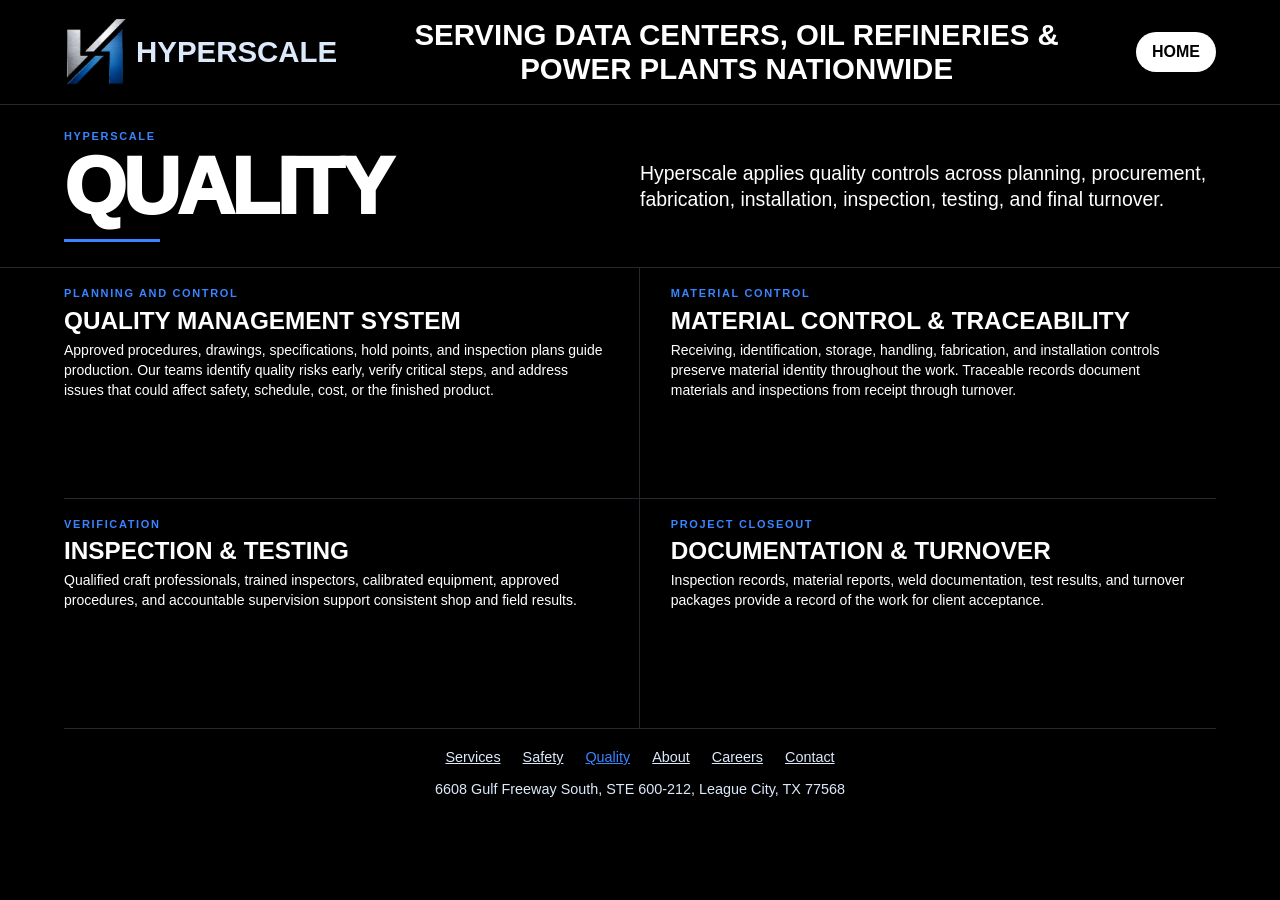
<file: index (3).html>
<!doctype html>
<html lang="en">
<head>
  <meta charset="utf-8">
  <meta name="viewport" content="width=device-width, initial-scale=1">
  <meta name="description" content="Hyperscale applies quality controls across planning, procurement, fabrication, installation, inspection, testing, and final turnover.">
  <title>Quality | Hyperscale</title>
  <link rel="stylesheet" href="/interior.css">
</head>
<body>
  <header class="site-header">
    <a class="brand" href="/" aria-label="Hyperscale home"><img src="/hyperscale-symbol.png" alt=""><span>Hyperscale</span></a>
    <p class="masthead">Serving data centers, oil refineries &amp; power plants nationwide</p>
    <a class="home-link" href="/">Home</a>
  </header>
  <main id="main">
    <div class="hero">
      <div><p class="label">Hyperscale</p><h1>Quality</h1></div>
      <div class="intro"><p>Hyperscale applies quality controls across planning, procurement, fabrication, installation, inspection, testing, and final turnover.</p></div>
    </div>
    <div class="detail-grid">
      <section><p class="label">Planning and Control</p><h2>Quality Management System</h2><p>Approved procedures, drawings, specifications, hold points, and inspection plans guide production. Our teams identify quality risks early, verify critical steps, and address issues that could affect safety, schedule, cost, or the finished product.</p></section><section><p class="label">Material Control</p><h2>Material Control &amp; Traceability</h2><p>Receiving, identification, storage, handling, fabrication, and installation controls preserve material identity throughout the work. Traceable records document materials and inspections from receipt through turnover.</p></section><section><p class="label">Verification</p><h2>Inspection &amp; Testing</h2><p>Qualified craft professionals, trained inspectors, calibrated equipment, approved procedures, and accountable supervision support consistent shop and field results.</p></section><section><p class="label">Project Closeout</p><h2>Documentation &amp; Turnover</h2><p>Inspection records, material reports, weld documentation, test results, and turnover packages provide a record of the work for client acceptance.</p></section>
    </div>
  </main>
  <footer>
    <nav aria-label="Site pages"><a href="/services/">Services</a><a href="/safety/">Safety</a><a href="/quality/" aria-current="page">Quality</a><a href="/about/">About</a><a href="/careers/">Careers</a><a href="/contact/">Contact</a></nav>
    <address>6608 Gulf Freeway South, STE 600-212, League City, TX 77568</address>
  </footer>
</body>
</html>
</file>
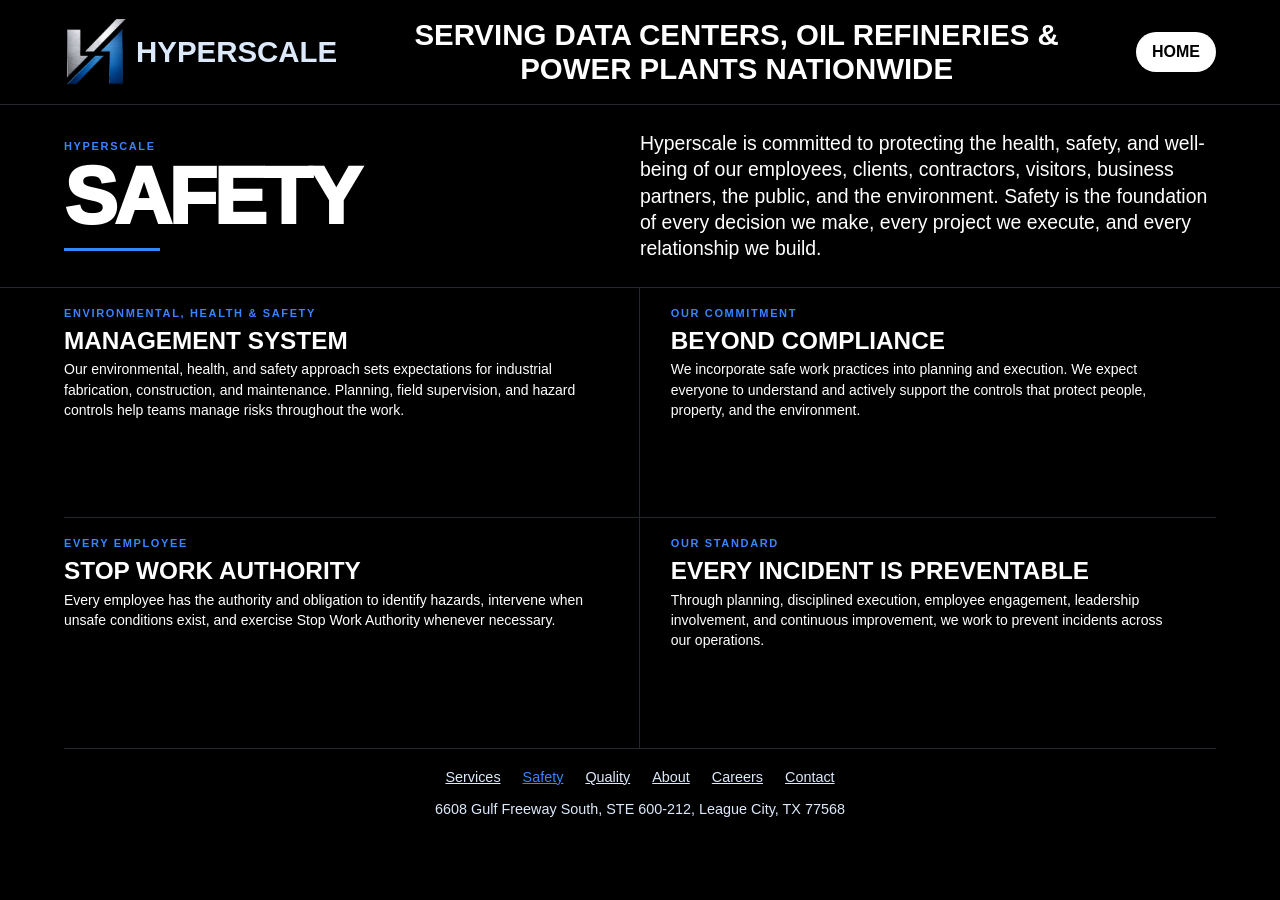
<file: index (4).html>
<!doctype html>
<html lang="en">
<head>
  <meta charset="utf-8">
  <meta name="viewport" content="width=device-width, initial-scale=1">
  <meta name="description" content="Hyperscale is committed to protecting the health, safety, and well-being of our employees, clients, contractors, visitors, business partners, the public, and the environment. Safety is the foundation of every decision we make, every project we execute, and every relationship we build.">
  <title>Safety | Hyperscale</title>
  <link rel="stylesheet" href="/interior.css">
</head>
<body>
  <header class="site-header">
    <a class="brand" href="/" aria-label="Hyperscale home"><img src="/hyperscale-symbol.png" alt=""><span>Hyperscale</span></a>
    <p class="masthead">Serving data centers, oil refineries &amp; power plants nationwide</p>
    <a class="home-link" href="/">Home</a>
  </header>
  <main id="main">
    <div class="hero">
      <div><p class="label">Hyperscale</p><h1>Safety</h1></div>
      <div class="intro"><p>Hyperscale is committed to protecting the health, safety, and well-being of our employees, clients, contractors, visitors, business partners, the public, and the environment. Safety is the foundation of every decision we make, every project we execute, and every relationship we build.</p></div>
    </div>
    <div class="detail-grid">
      <section><p class="label">Environmental, Health &amp; Safety</p><h2>Management System</h2><p>Our environmental, health, and safety approach sets expectations for industrial fabrication, construction, and maintenance. Planning, field supervision, and hazard controls help teams manage risks throughout the work.</p></section><section><p class="label">Our Commitment</p><h2>Beyond Compliance</h2><p>We incorporate safe work practices into planning and execution. We expect everyone to understand and actively support the controls that protect people, property, and the environment.</p></section><section><p class="label">Every Employee</p><h2>Stop Work Authority</h2><p>Every employee has the authority and obligation to identify hazards, intervene when unsafe conditions exist, and exercise Stop Work Authority whenever necessary.</p></section><section><p class="label">Our Standard</p><h2>Every Incident Is Preventable</h2><p>Through planning, disciplined execution, employee engagement, leadership involvement, and continuous improvement, we work to prevent incidents across our operations.</p></section>
    </div>
  </main>
  <footer>
    <nav aria-label="Site pages"><a href="/services/">Services</a><a href="/safety/" aria-current="page">Safety</a><a href="/quality/">Quality</a><a href="/about/">About</a><a href="/careers/">Careers</a><a href="/contact/">Contact</a></nav>
    <address>6608 Gulf Freeway South, STE 600-212, League City, TX 77568</address>
  </footer>
</body>
</html>
</file>
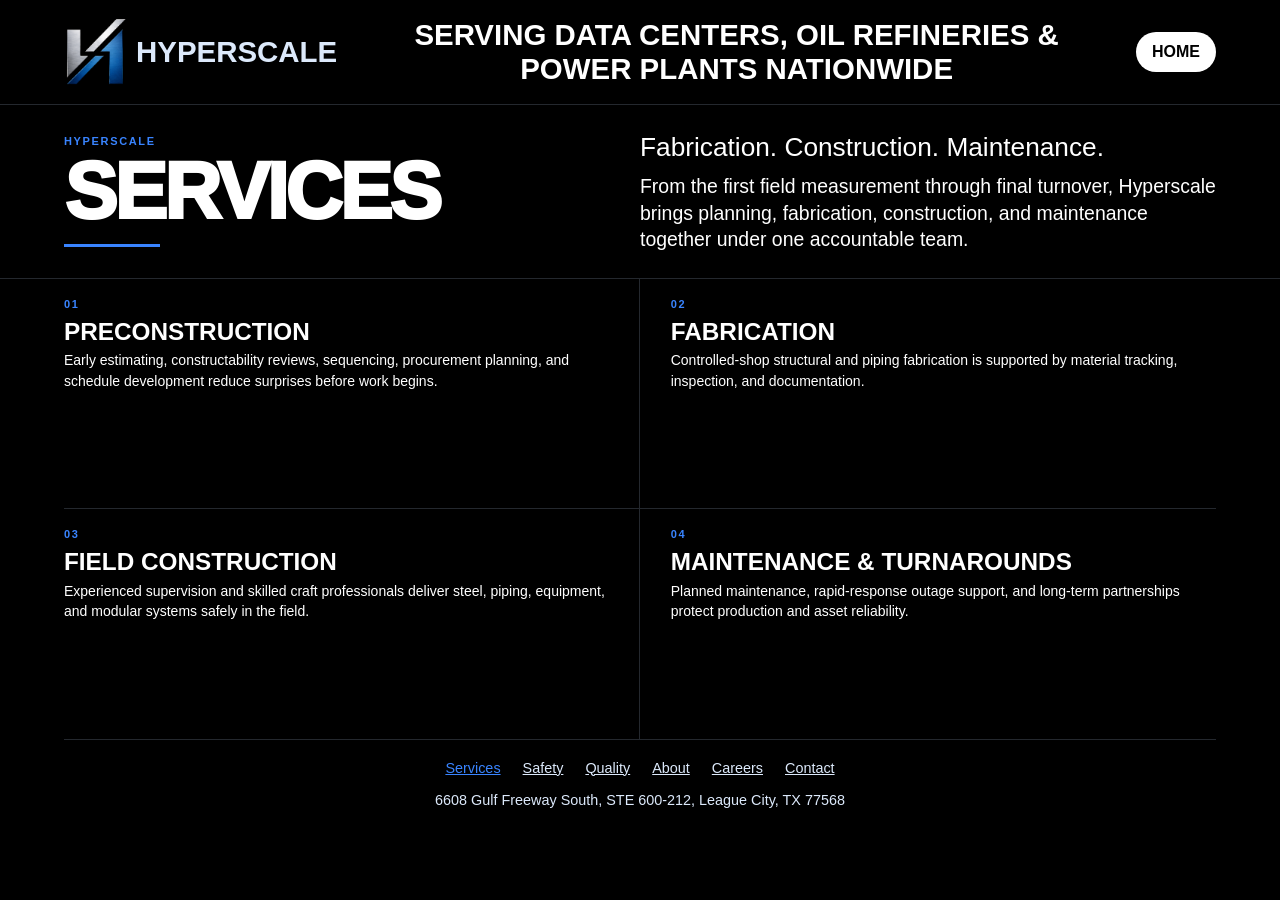
<file: index (5).html>
<!doctype html>
<html lang="en">
<head>
  <meta charset="utf-8">
  <meta name="viewport" content="width=device-width, initial-scale=1">
  <meta name="description" content="From the first field measurement through final turnover, Hyperscale brings planning, fabrication, construction, and maintenance together under one accountable team.">
  <title>Services | Hyperscale</title>
  <link rel="stylesheet" href="/interior.css">
</head>
<body>
  <header class="site-header">
    <a class="brand" href="/" aria-label="Hyperscale home"><img src="/hyperscale-symbol.png" alt=""><span>Hyperscale</span></a>
    <p class="masthead">Serving data centers, oil refineries &amp; power plants nationwide</p>
    <a class="home-link" href="/">Home</a>
  </header>
  <main id="main">
    <div class="hero">
      <div><p class="label">Hyperscale</p><h1>Services</h1></div>
      <div class="intro"><p class="subtitle">Fabrication. Construction. Maintenance.</p><p>From the first field measurement through final turnover, Hyperscale brings planning, fabrication, construction, and maintenance together under one accountable team.</p></div>
    </div>
    <div class="detail-grid">
      <section><p class="label">01</p><h2>Preconstruction</h2><p>Early estimating, constructability reviews, sequencing, procurement planning, and schedule development reduce surprises before work begins.</p></section><section><p class="label">02</p><h2>Fabrication</h2><p>Controlled-shop structural and piping fabrication is supported by material tracking, inspection, and documentation.</p></section><section><p class="label">03</p><h2>Field Construction</h2><p>Experienced supervision and skilled craft professionals deliver steel, piping, equipment, and modular systems safely in the field.</p></section><section><p class="label">04</p><h2>Maintenance &amp; Turnarounds</h2><p>Planned maintenance, rapid-response outage support, and long-term partnerships protect production and asset reliability.</p></section>
    </div>
  </main>
  <footer>
    <nav aria-label="Site pages"><a href="/services/" aria-current="page">Services</a><a href="/safety/">Safety</a><a href="/quality/">Quality</a><a href="/about/">About</a><a href="/careers/">Careers</a><a href="/contact/">Contact</a></nav>
    <address>6608 Gulf Freeway South, STE 600-212, League City, TX 77568</address>
  </footer>
</body>
</html>
</file>
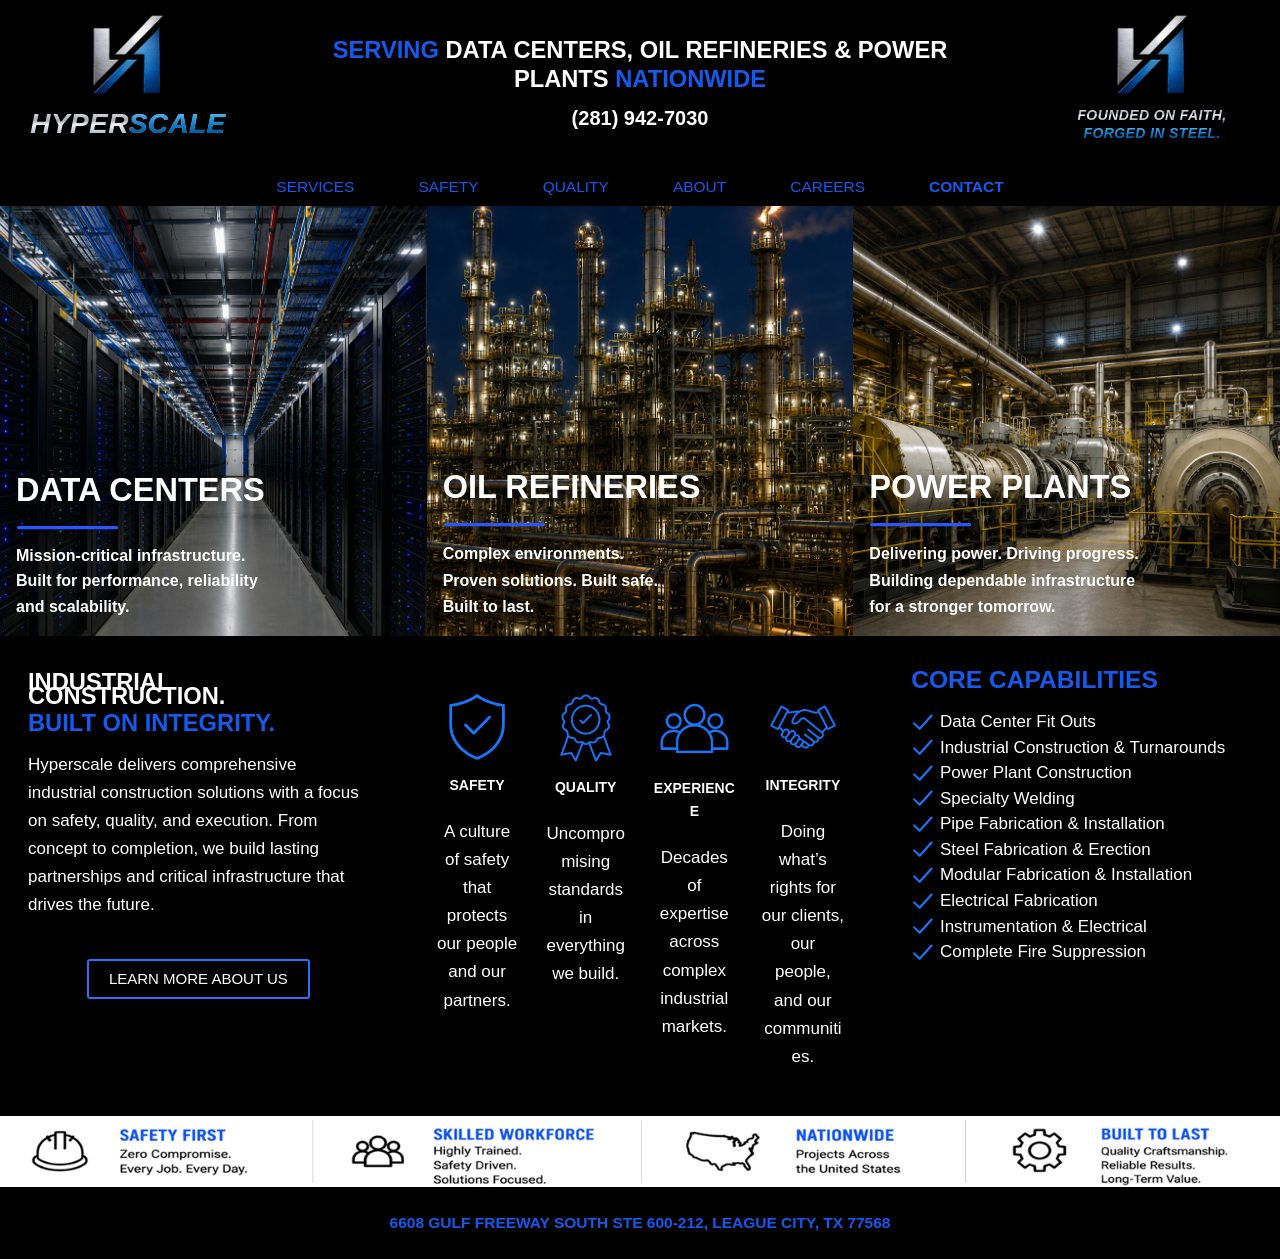
<file: index (6).html>
<!doctype html>
<html lang="en-US">
<head>
	
	<meta charset="UTF-8">
	<meta name="viewport" content="width=device-width, initial-scale=1, maximum-scale=5, viewport-fit=cover">
	<link rel="profile" href="https://gmpg.org/xfn/11">

	<title>Hyperscale | Industrial Construction</title>
<meta name='robots' content='max-image-preview:large' />




<style id="wp-img-auto-sizes-contain-inline-css">
img:is([sizes=auto i],[sizes^="auto," i]){contain-intrinsic-size:3000px 1500px}
/*# sourceURL=wp-img-auto-sizes-contain-inline-css */
</style>
<link rel='stylesheet' id='blocksy-dynamic-global-css' href='./060b22d19474635e.css' media='all' />
<style id="wp-block-library-inline-css">
:root{--wp-block-synced-color:#7a00df;--wp-block-synced-color--rgb:122,0,223;--wp-bound-block-color:var(--wp-block-synced-color);--wp-editor-canvas-background:#ddd;--wp-admin-theme-color:#007cba;--wp-admin-theme-color--rgb:0,124,186;--wp-admin-theme-color-darker-10:#006ba1;--wp-admin-theme-color-darker-10--rgb:0,107,160.5;--wp-admin-theme-color-darker-20:#005a87;--wp-admin-theme-color-darker-20--rgb:0,90,135;--wp-admin-border-width-focus:2px}@media (min-resolution:192dpi){:root{--wp-admin-border-width-focus:1.5px}}.wp-element-button{cursor:pointer}:root .has-very-light-gray-background-color{background-color:#eee}:root .has-very-dark-gray-background-color{background-color:#313131}:root .has-very-light-gray-color{color:#eee}:root .has-very-dark-gray-color{color:#313131}:root .has-vivid-green-cyan-to-vivid-cyan-blue-gradient-background{background:linear-gradient(135deg,#00d084,#0693e3)}:root .has-purple-crush-gradient-background{background:linear-gradient(135deg,#34e2e4,#4721fb 50%,#ab1dfe)}:root .has-hazy-dawn-gradient-background{background:linear-gradient(135deg,#faaca8,#dad0ec)}:root .has-subdued-olive-gradient-background{background:linear-gradient(135deg,#fafae1,#67a671)}:root .has-atomic-cream-gradient-background{background:linear-gradient(135deg,#fdd79a,#004a59)}:root .has-nightshade-gradient-background{background:linear-gradient(135deg,#330968,#31cdcf)}:root .has-midnight-gradient-background{background:linear-gradient(135deg,#020381,#2874fc)}:root{--wp--preset--font-size--normal:16px;--wp--preset--font-size--huge:42px}.has-regular-font-size{font-size:1em}.has-larger-font-size{font-size:2.625em}.has-normal-font-size{font-size:var(--wp--preset--font-size--normal)}.has-huge-font-size{font-size:var(--wp--preset--font-size--huge)}:root .has-text-align-center{text-align:center}:root .has-text-align-left{text-align:left}:root .has-text-align-right{text-align:right}.has-fit-text{white-space:nowrap!important}#end-resizable-editor-section{display:none}.aligncenter{clear:both}.items-justified-left{justify-content:flex-start}.items-justified-center{justify-content:center}.items-justified-right{justify-content:flex-end}.items-justified-space-between{justify-content:space-between}.screen-reader-text{word-wrap:normal!important;border:0;clip-path:inset(50%);height:1px;margin:-1px;overflow:hidden;padding:0;position:absolute;width:1px;word-break:normal!important}.screen-reader-text:focus{background-color:#ddd;clip-path:none;color:#444;display:block;font-size:1em;height:auto;left:5px;line-height:normal;padding:15px 23px 14px;text-decoration:none;top:5px;width:auto;z-index:100000}html :where(.has-border-color){border-style:solid}html :where([style^=border-color],[style*=";border-color"],[style*="; border-color"]){border-style:solid}html :where([style^=border-top-color],[style*=";border-top-color"],[style*="; border-top-color"]){border-top-style:solid}html :where([style^=border-right-color],[style*=";border-right-color"],[style*="; border-right-color"]){border-right-style:solid}html :where([style^=border-bottom-color],[style*=";border-bottom-color"],[style*="; border-bottom-color"]){border-bottom-style:solid}html :where([style^=border-left-color],[style*=";border-left-color"],[style*="; border-left-color"]){border-left-style:solid}html :where([style^=border-width],[style*=";border-width"],[style*="; border-width"]){border-style:solid}html :where([style^=border-top-width],[style*=";border-top-width"],[style*="; border-top-width"]){border-top-style:solid}html :where([style^=border-right-width],[style*=";border-right-width"],[style*="; border-right-width"]){border-right-style:solid}html :where([style^=border-bottom-width],[style*=";border-bottom-width"],[style*="; border-bottom-width"]){border-bottom-style:solid}html :where([style^=border-left-width],[style*=";border-left-width"],[style*="; border-left-width"]){border-left-style:solid}html :where(img[class*=wp-image-]){height:auto;max-width:100%}:where(figure){margin:0 0 1em}html :where(.is-position-sticky){--wp-admin--admin-bar--position-offset:var(--wp-admin--admin-bar--height,0px)}@media screen and (max-width:600px){html :where(.is-position-sticky){--wp-admin--admin-bar--position-offset:0px}}

/*# sourceURL=/wp-includes/css/dist/block-library/common.min.css */
</style>
<style id="wp-block-button-inline-css">
.wp-block-button__link{align-content:center;box-sizing:border-box;cursor:pointer;display:inline-block;height:100%;text-align:center;word-break:break-word}.wp-block-button__link.aligncenter{text-align:center}.wp-block-button__link.alignright{text-align:right}:where(.wp-block-button__link){border-radius:9999px;box-shadow:none;padding:calc(.667em + 2px) calc(1.333em + 2px);text-decoration:none}.wp-block-button[style*=text-decoration] .wp-block-button__link{text-decoration:inherit}.wp-block-buttons>.wp-block-button.has-custom-width{max-width:none}.wp-block-buttons>.wp-block-button.has-custom-width .wp-block-button__link{width:100%}.wp-block-buttons>.wp-block-button.has-custom-font-size .wp-block-button__link{font-size:inherit}.wp-block-buttons>.wp-block-button[class*=wp-block-button__width]{width:calc(var(--wp--block-button--width)*1% - var(--wp--style--block-gap, .5em)*(1 - var(--wp--block-button--width)/100))}.wp-block-buttons>.wp-block-button.wp-block-button__width-25{width:calc(25% - var(--wp--style--block-gap, .5em)*.75)}.wp-block-buttons>.wp-block-button.wp-block-button__width-50{width:calc(50% - var(--wp--style--block-gap, .5em)*.5)}.wp-block-buttons>.wp-block-button.wp-block-button__width-75{width:calc(75% - var(--wp--style--block-gap, .5em)*.25)}.wp-block-buttons>.wp-block-button.wp-block-button__width-100{flex-basis:100%;width:100%}.wp-block-buttons.is-vertical>.wp-block-button[class*=wp-block-button__width]{width:calc(var(--wp--block-button--width)*1%)}.wp-block-buttons.is-vertical>.wp-block-button.wp-block-button__width-25{width:25%}.wp-block-buttons.is-vertical>.wp-block-button.wp-block-button__width-50{width:50%}.wp-block-buttons.is-vertical>.wp-block-button.wp-block-button__width-75{width:75%}.wp-block-button.is-style-squared,.wp-block-button__link.wp-block-button.is-style-squared{border-radius:0}.wp-block-button.no-border-radius,.wp-block-button__link.no-border-radius{border-radius:0!important}:root :where(.wp-block-button .wp-block-button__link.is-style-outline),:root :where(.wp-block-button.is-style-outline>.wp-block-button__link){border:2px solid;padding:.667em 1.333em}:root :where(.wp-block-button .wp-block-button__link.is-style-outline:not(.has-text-color)),:root :where(.wp-block-button.is-style-outline>.wp-block-button__link:not(.has-text-color)){color:currentColor}:root :where(.wp-block-button .wp-block-button__link.is-style-outline:not(.has-background)),:root :where(.wp-block-button.is-style-outline>.wp-block-button__link:not(.has-background)){background-color:transparent;background-image:none}
/*# sourceURL=./4bd079cb4cab71bf.css */
</style>
<style id="wp-block-cover-inline-css">
.wp-block-cover,.wp-block-cover-image{align-items:center;background-position:50%;box-sizing:border-box;display:flex;justify-content:center;min-height:430px;overflow:hidden;overflow:clip;padding:1em;position:relative}.wp-block-cover .has-background-dim:not([class*=-background-color]),.wp-block-cover-image .has-background-dim:not([class*=-background-color]),.wp-block-cover-image.has-background-dim:not([class*=-background-color]),.wp-block-cover.has-background-dim:not([class*=-background-color]){background-color:#000}.wp-block-cover .has-background-dim.has-background-gradient,.wp-block-cover-image .has-background-dim.has-background-gradient{background-color:transparent}.wp-block-cover-image.has-background-dim:before,.wp-block-cover.has-background-dim:before{background-color:inherit;content:""}.wp-block-cover .wp-block-cover__background,.wp-block-cover .wp-block-cover__gradient-background,.wp-block-cover-image .wp-block-cover__background,.wp-block-cover-image .wp-block-cover__gradient-background,.wp-block-cover-image.has-background-dim:not(.has-background-gradient):before,.wp-block-cover.has-background-dim:not(.has-background-gradient):before{bottom:0;left:0;opacity:.5;position:absolute;right:0;top:0}.wp-block-cover-image.has-background-dim.has-background-dim-10 .wp-block-cover__background,.wp-block-cover-image.has-background-dim.has-background-dim-10 .wp-block-cover__gradient-background,.wp-block-cover-image.has-background-dim.has-background-dim-10:not(.has-background-gradient):before,.wp-block-cover.has-background-dim.has-background-dim-10 .wp-block-cover__background,.wp-block-cover.has-background-dim.has-background-dim-10 .wp-block-cover__gradient-background,.wp-block-cover.has-background-dim.has-background-dim-10:not(.has-background-gradient):before{opacity:.1}.wp-block-cover-image.has-background-dim.has-background-dim-20 .wp-block-cover__background,.wp-block-cover-image.has-background-dim.has-background-dim-20 .wp-block-cover__gradient-background,.wp-block-cover-image.has-background-dim.has-background-dim-20:not(.has-background-gradient):before,.wp-block-cover.has-background-dim.has-background-dim-20 .wp-block-cover__background,.wp-block-cover.has-background-dim.has-background-dim-20 .wp-block-cover__gradient-background,.wp-block-cover.has-background-dim.has-background-dim-20:not(.has-background-gradient):before{opacity:.2}.wp-block-cover-image.has-background-dim.has-background-dim-30 .wp-block-cover__background,.wp-block-cover-image.has-background-dim.has-background-dim-30 .wp-block-cover__gradient-background,.wp-block-cover-image.has-background-dim.has-background-dim-30:not(.has-background-gradient):before,.wp-block-cover.has-background-dim.has-background-dim-30 .wp-block-cover__background,.wp-block-cover.has-background-dim.has-background-dim-30 .wp-block-cover__gradient-background,.wp-block-cover.has-background-dim.has-background-dim-30:not(.has-background-gradient):before{opacity:.3}.wp-block-cover-image.has-background-dim.has-background-dim-40 .wp-block-cover__background,.wp-block-cover-image.has-background-dim.has-background-dim-40 .wp-block-cover__gradient-background,.wp-block-cover-image.has-background-dim.has-background-dim-40:not(.has-background-gradient):before,.wp-block-cover.has-background-dim.has-background-dim-40 .wp-block-cover__background,.wp-block-cover.has-background-dim.has-background-dim-40 .wp-block-cover__gradient-background,.wp-block-cover.has-background-dim.has-background-dim-40:not(.has-background-gradient):before{opacity:.4}.wp-block-cover-image.has-background-dim.has-background-dim-50 .wp-block-cover__background,.wp-block-cover-image.has-background-dim.has-background-dim-50 .wp-block-cover__gradient-background,.wp-block-cover-image.has-background-dim.has-background-dim-50:not(.has-background-gradient):before,.wp-block-cover.has-background-dim.has-background-dim-50 .wp-block-cover__background,.wp-block-cover.has-background-dim.has-background-dim-50 .wp-block-cover__gradient-background,.wp-block-cover.has-background-dim.has-background-dim-50:not(.has-background-gradient):before{opacity:.5}.wp-block-cover-image.has-background-dim.has-background-dim-60 .wp-block-cover__background,.wp-block-cover-image.has-background-dim.has-background-dim-60 .wp-block-cover__gradient-background,.wp-block-cover-image.has-background-dim.has-background-dim-60:not(.has-background-gradient):before,.wp-block-cover.has-background-dim.has-background-dim-60 .wp-block-cover__background,.wp-block-cover.has-background-dim.has-background-dim-60 .wp-block-cover__gradient-background,.wp-block-cover.has-background-dim.has-background-dim-60:not(.has-background-gradient):before{opacity:.6}.wp-block-cover-image.has-background-dim.has-background-dim-70 .wp-block-cover__background,.wp-block-cover-image.has-background-dim.has-background-dim-70 .wp-block-cover__gradient-background,.wp-block-cover-image.has-background-dim.has-background-dim-70:not(.has-background-gradient):before,.wp-block-cover.has-background-dim.has-background-dim-70 .wp-block-cover__background,.wp-block-cover.has-background-dim.has-background-dim-70 .wp-block-cover__gradient-background,.wp-block-cover.has-background-dim.has-background-dim-70:not(.has-background-gradient):before{opacity:.7}.wp-block-cover-image.has-background-dim.has-background-dim-80 .wp-block-cover__background,.wp-block-cover-image.has-background-dim.has-background-dim-80 .wp-block-cover__gradient-background,.wp-block-cover-image.has-background-dim.has-background-dim-80:not(.has-background-gradient):before,.wp-block-cover.has-background-dim.has-background-dim-80 .wp-block-cover__background,.wp-block-cover.has-background-dim.has-background-dim-80 .wp-block-cover__gradient-background,.wp-block-cover.has-background-dim.has-background-dim-80:not(.has-background-gradient):before{opacity:.8}.wp-block-cover-image.has-background-dim.has-background-dim-90 .wp-block-cover__background,.wp-block-cover-image.has-background-dim.has-background-dim-90 .wp-block-cover__gradient-background,.wp-block-cover-image.has-background-dim.has-background-dim-90:not(.has-background-gradient):before,.wp-block-cover.has-background-dim.has-background-dim-90 .wp-block-cover__background,.wp-block-cover.has-background-dim.has-background-dim-90 .wp-block-cover__gradient-background,.wp-block-cover.has-background-dim.has-background-dim-90:not(.has-background-gradient):before{opacity:.9}.wp-block-cover-image.has-background-dim.has-background-dim-100 .wp-block-cover__background,.wp-block-cover-image.has-background-dim.has-background-dim-100 .wp-block-cover__gradient-background,.wp-block-cover-image.has-background-dim.has-background-dim-100:not(.has-background-gradient):before,.wp-block-cover.has-background-dim.has-background-dim-100 .wp-block-cover__background,.wp-block-cover.has-background-dim.has-background-dim-100 .wp-block-cover__gradient-background,.wp-block-cover.has-background-dim.has-background-dim-100:not(.has-background-gradient):before{opacity:1}.wp-block-cover .wp-block-cover__background.has-background-dim.has-background-dim-0,.wp-block-cover .wp-block-cover__gradient-background.has-background-dim.has-background-dim-0,.wp-block-cover-image .wp-block-cover__background.has-background-dim.has-background-dim-0,.wp-block-cover-image .wp-block-cover__gradient-background.has-background-dim.has-background-dim-0{opacity:0}.wp-block-cover .wp-block-cover__background.has-background-dim.has-background-dim-10,.wp-block-cover .wp-block-cover__gradient-background.has-background-dim.has-background-dim-10,.wp-block-cover-image .wp-block-cover__background.has-background-dim.has-background-dim-10,.wp-block-cover-image .wp-block-cover__gradient-background.has-background-dim.has-background-dim-10{opacity:.1}.wp-block-cover .wp-block-cover__background.has-background-dim.has-background-dim-20,.wp-block-cover .wp-block-cover__gradient-background.has-background-dim.has-background-dim-20,.wp-block-cover-image .wp-block-cover__background.has-background-dim.has-background-dim-20,.wp-block-cover-image .wp-block-cover__gradient-background.has-background-dim.has-background-dim-20{opacity:.2}.wp-block-cover .wp-block-cover__background.has-background-dim.has-background-dim-30,.wp-block-cover .wp-block-cover__gradient-background.has-background-dim.has-background-dim-30,.wp-block-cover-image .wp-block-cover__background.has-background-dim.has-background-dim-30,.wp-block-cover-image .wp-block-cover__gradient-background.has-background-dim.has-background-dim-30{opacity:.3}.wp-block-cover .wp-block-cover__background.has-background-dim.has-background-dim-40,.wp-block-cover .wp-block-cover__gradient-background.has-background-dim.has-background-dim-40,.wp-block-cover-image .wp-block-cover__background.has-background-dim.has-background-dim-40,.wp-block-cover-image .wp-block-cover__gradient-background.has-background-dim.has-background-dim-40{opacity:.4}.wp-block-cover .wp-block-cover__background.has-background-dim.has-background-dim-50,.wp-block-cover .wp-block-cover__gradient-background.has-background-dim.has-background-dim-50,.wp-block-cover-image .wp-block-cover__background.has-background-dim.has-background-dim-50,.wp-block-cover-image .wp-block-cover__gradient-background.has-background-dim.has-background-dim-50{opacity:.5}.wp-block-cover .wp-block-cover__background.has-background-dim.has-background-dim-60,.wp-block-cover .wp-block-cover__gradient-background.has-background-dim.has-background-dim-60,.wp-block-cover-image .wp-block-cover__background.has-background-dim.has-background-dim-60,.wp-block-cover-image .wp-block-cover__gradient-background.has-background-dim.has-background-dim-60{opacity:.6}.wp-block-cover .wp-block-cover__background.has-background-dim.has-background-dim-70,.wp-block-cover .wp-block-cover__gradient-background.has-background-dim.has-background-dim-70,.wp-block-cover-image .wp-block-cover__background.has-background-dim.has-background-dim-70,.wp-block-cover-image .wp-block-cover__gradient-background.has-background-dim.has-background-dim-70{opacity:.7}.wp-block-cover .wp-block-cover__background.has-background-dim.has-background-dim-80,.wp-block-cover .wp-block-cover__gradient-background.has-background-dim.has-background-dim-80,.wp-block-cover-image .wp-block-cover__background.has-background-dim.has-background-dim-80,.wp-block-cover-image .wp-block-cover__gradient-background.has-background-dim.has-background-dim-80{opacity:.8}.wp-block-cover .wp-block-cover__background.has-background-dim.has-background-dim-90,.wp-block-cover .wp-block-cover__gradient-background.has-background-dim.has-background-dim-90,.wp-block-cover-image .wp-block-cover__background.has-background-dim.has-background-dim-90,.wp-block-cover-image .wp-block-cover__gradient-background.has-background-dim.has-background-dim-90{opacity:.9}.wp-block-cover .wp-block-cover__background.has-background-dim.has-background-dim-100,.wp-block-cover .wp-block-cover__gradient-background.has-background-dim.has-background-dim-100,.wp-block-cover-image .wp-block-cover__background.has-background-dim.has-background-dim-100,.wp-block-cover-image .wp-block-cover__gradient-background.has-background-dim.has-background-dim-100{opacity:1}.wp-block-cover-image.alignleft,.wp-block-cover-image.alignright,.wp-block-cover.alignleft,.wp-block-cover.alignright{max-width:420px;width:100%}.wp-block-cover-image.aligncenter,.wp-block-cover-image.alignleft,.wp-block-cover-image.alignright,.wp-block-cover.aligncenter,.wp-block-cover.alignleft,.wp-block-cover.alignright{display:flex}.wp-block-cover .wp-block-cover__inner-container,.wp-block-cover-image .wp-block-cover__inner-container{color:inherit;position:relative;width:100%}.wp-block-cover-image.is-position-top-left,.wp-block-cover.is-position-top-left{align-items:flex-start;justify-content:flex-start}.wp-block-cover-image.is-position-top-center,.wp-block-cover.is-position-top-center{align-items:flex-start;justify-content:center}.wp-block-cover-image.is-position-top-right,.wp-block-cover.is-position-top-right{align-items:flex-start;justify-content:flex-end}.wp-block-cover-image.is-position-center-left,.wp-block-cover.is-position-center-left{align-items:center;justify-content:flex-start}.wp-block-cover-image.is-position-center-center,.wp-block-cover.is-position-center-center{align-items:center;justify-content:center}.wp-block-cover-image.is-position-center-right,.wp-block-cover.is-position-center-right{align-items:center;justify-content:flex-end}.wp-block-cover-image.is-position-bottom-left,.wp-block-cover.is-position-bottom-left{align-items:flex-end;justify-content:flex-start}.wp-block-cover-image.is-position-bottom-center,.wp-block-cover.is-position-bottom-center{align-items:flex-end;justify-content:center}.wp-block-cover-image.is-position-bottom-right,.wp-block-cover.is-position-bottom-right{align-items:flex-end;justify-content:flex-end}.wp-block-cover-image.has-custom-content-position.has-custom-content-position .wp-block-cover__inner-container,.wp-block-cover.has-custom-content-position.has-custom-content-position .wp-block-cover__inner-container{margin:0}.wp-block-cover-image.has-custom-content-position.has-custom-content-position.is-position-bottom-left .wp-block-cover__inner-container,.wp-block-cover-image.has-custom-content-position.has-custom-content-position.is-position-bottom-right .wp-block-cover__inner-container,.wp-block-cover-image.has-custom-content-position.has-custom-content-position.is-position-center-left .wp-block-cover__inner-container,.wp-block-cover-image.has-custom-content-position.has-custom-content-position.is-position-center-right .wp-block-cover__inner-container,.wp-block-cover-image.has-custom-content-position.has-custom-content-position.is-position-top-left .wp-block-cover__inner-container,.wp-block-cover-image.has-custom-content-position.has-custom-content-position.is-position-top-right .wp-block-cover__inner-container,.wp-block-cover.has-custom-content-position.has-custom-content-position.is-position-bottom-left .wp-block-cover__inner-container,.wp-block-cover.has-custom-content-position.has-custom-content-position.is-position-bottom-right .wp-block-cover__inner-container,.wp-block-cover.has-custom-content-position.has-custom-content-position.is-position-center-left .wp-block-cover__inner-container,.wp-block-cover.has-custom-content-position.has-custom-content-position.is-position-center-right .wp-block-cover__inner-container,.wp-block-cover.has-custom-content-position.has-custom-content-position.is-position-top-left .wp-block-cover__inner-container,.wp-block-cover.has-custom-content-position.has-custom-content-position.is-position-top-right .wp-block-cover__inner-container{margin:0;width:auto}.wp-block-cover .wp-block-cover__image-background,.wp-block-cover video.wp-block-cover__video-background,.wp-block-cover-image .wp-block-cover__image-background,.wp-block-cover-image video.wp-block-cover__video-background{border:none;bottom:0;box-shadow:none;height:100%;left:0;margin:0;max-height:none;max-width:none;-o-object-fit:cover;object-fit:cover;outline:none;padding:0;position:absolute;right:0;top:0;width:100%}.wp-block-cover .wp-block-cover__embed-background,.wp-block-cover-image .wp-block-cover__embed-background{border:none;bottom:0;box-shadow:none;height:100%;left:0;margin:0;max-height:none;max-width:none;outline:none;padding:0;pointer-events:none;position:absolute;right:0;top:0;width:100%}.wp-block-cover .wp-block-cover__embed-background .wp-block-embed__wrapper,.wp-block-cover-image .wp-block-cover__embed-background .wp-block-embed__wrapper{bottom:0;height:100%;left:0;margin:0;padding:0;position:absolute;right:0;top:0;width:100%}.wp-block-cover .wp-block-cover__embed-background .wp-block-embed__wrapper iframe,.wp-block-cover .wp-block-cover__embed-background iframe,.wp-block-cover-image .wp-block-cover__embed-background .wp-block-embed__wrapper iframe,.wp-block-cover-image .wp-block-cover__embed-background iframe{height:100vh;left:50%;min-height:100%;min-width:100%;pointer-events:none;position:absolute;top:50%;transform:translate(-50%,-50%);width:100vw}.wp-block-cover-image.has-parallax,.wp-block-cover.has-parallax,.wp-block-cover__image-background.has-parallax,video.wp-block-cover__video-background.has-parallax{background-attachment:fixed;background-repeat:no-repeat;background-size:cover}@supports (-webkit-touch-callout:inherit){.wp-block-cover-image.has-parallax,.wp-block-cover.has-parallax,.wp-block-cover__image-background.has-parallax,video.wp-block-cover__video-background.has-parallax{background-attachment:scroll}}@media (prefers-reduced-motion:reduce){.wp-block-cover-image.has-parallax,.wp-block-cover.has-parallax,.wp-block-cover__image-background.has-parallax,video.wp-block-cover__video-background.has-parallax{background-attachment:scroll}}.wp-block-cover-image.is-repeated,.wp-block-cover.is-repeated,.wp-block-cover__image-background.is-repeated,video.wp-block-cover__video-background.is-repeated{background-repeat:repeat;background-size:auto}.wp-block-cover-image-text,.wp-block-cover-image-text a,.wp-block-cover-image-text a:active,.wp-block-cover-image-text a:focus,.wp-block-cover-image-text a:hover,.wp-block-cover-text,.wp-block-cover-text a,.wp-block-cover-text a:active,.wp-block-cover-text a:focus,.wp-block-cover-text a:hover,section.wp-block-cover-image h2,section.wp-block-cover-image h2 a,section.wp-block-cover-image h2 a:active,section.wp-block-cover-image h2 a:focus,section.wp-block-cover-image h2 a:hover{color:#fff}.wp-block-cover-image .wp-block-cover.has-left-content{justify-content:flex-start}.wp-block-cover-image .wp-block-cover.has-right-content{justify-content:flex-end}.wp-block-cover-image.has-left-content .wp-block-cover-image-text,.wp-block-cover.has-left-content .wp-block-cover-text,section.wp-block-cover-image.has-left-content>h2{margin-left:0;text-align:left}.wp-block-cover-image.has-right-content .wp-block-cover-image-text,.wp-block-cover.has-right-content .wp-block-cover-text,section.wp-block-cover-image.has-right-content>h2{margin-right:0;text-align:right}.wp-block-cover .wp-block-cover-text,.wp-block-cover-image .wp-block-cover-image-text,section.wp-block-cover-image>h2{font-size:2em;line-height:1.25;margin-bottom:0;max-width:840px;padding:.44em;text-align:center;z-index:1}:where(.wp-block-cover-image:not(.has-text-color)),:where(.wp-block-cover:not(.has-text-color)){color:#fff}:where(.wp-block-cover-image.is-light:not(.has-text-color)),:where(.wp-block-cover.is-light:not(.has-text-color)){color:#000}:root :where(.wp-block-cover h1:not(.has-text-color)),:root :where(.wp-block-cover h2:not(.has-text-color)),:root :where(.wp-block-cover h3:not(.has-text-color)),:root :where(.wp-block-cover h4:not(.has-text-color)),:root :where(.wp-block-cover h5:not(.has-text-color)),:root :where(.wp-block-cover h6:not(.has-text-color)),:root :where(.wp-block-cover p:not(.has-text-color)){color:inherit}body:not(.editor-styles-wrapper) .wp-block-cover:not(.wp-block-cover:has(.wp-block-cover__background+.wp-block-cover__inner-container)) .wp-block-cover__video-background{z-index:0}body:not(.editor-styles-wrapper) .wp-block-cover:not(.wp-block-cover:has(.wp-block-cover__background+.wp-block-cover__inner-container)) .wp-block-cover__embed-background{z-index:0}body:not(.editor-styles-wrapper) .wp-block-cover:not(.wp-block-cover:has(.wp-block-cover__background+.wp-block-cover__inner-container)) .wp-block-cover__image-background{z-index:0}body:not(.editor-styles-wrapper) .wp-block-cover:not(.wp-block-cover:has(.wp-block-cover__background+.wp-block-cover__inner-container)) .wp-block-cover__background,body:not(.editor-styles-wrapper) .wp-block-cover:not(.wp-block-cover:has(.wp-block-cover__background+.wp-block-cover__inner-container)) .wp-block-cover__gradient-background,body:not(.editor-styles-wrapper) .wp-block-cover:not(.wp-block-cover:has(.wp-block-cover__background+.wp-block-cover__inner-container)).has-background-dim:not(.has-background-gradient):before{z-index:1}body:not(.editor-styles-wrapper) .wp-block-cover:not(.wp-block-cover:has(.wp-block-cover__background+.wp-block-cover__inner-container)) .wp-block-cover__inner-container{z-index:1}.has-modal-open body:not(.editor-styles-wrapper) .wp-block-cover:not(.wp-block-cover:has(.wp-block-cover__background+.wp-block-cover__inner-container)) .wp-block-cover__inner-container{z-index:auto}
/*# sourceURL=./4ca4fcabadfb91bd.css */
</style>
<style id="wp-block-heading-inline-css">
h1:where(.wp-block-heading).has-background,h2:where(.wp-block-heading).has-background,h3:where(.wp-block-heading).has-background,h4:where(.wp-block-heading).has-background,h5:where(.wp-block-heading).has-background,h6:where(.wp-block-heading).has-background{padding:1.25em 2.375em}h1.has-text-align-left[style*=writing-mode]:where([style*=vertical-lr]),h1.has-text-align-right[style*=writing-mode]:where([style*=vertical-rl]),h2.has-text-align-left[style*=writing-mode]:where([style*=vertical-lr]),h2.has-text-align-right[style*=writing-mode]:where([style*=vertical-rl]),h3.has-text-align-left[style*=writing-mode]:where([style*=vertical-lr]),h3.has-text-align-right[style*=writing-mode]:where([style*=vertical-rl]),h4.has-text-align-left[style*=writing-mode]:where([style*=vertical-lr]),h4.has-text-align-right[style*=writing-mode]:where([style*=vertical-rl]),h5.has-text-align-left[style*=writing-mode]:where([style*=vertical-lr]),h5.has-text-align-right[style*=writing-mode]:where([style*=vertical-rl]),h6.has-text-align-left[style*=writing-mode]:where([style*=vertical-lr]),h6.has-text-align-right[style*=writing-mode]:where([style*=vertical-rl]){rotate:180deg}
/*# sourceURL=./4acd80c7b76bd120.css */
</style>
<style id="wp-block-image-inline-css">
.wp-block-image>a,.wp-block-image>figure>a{display:inline-block}.wp-block-image img{box-sizing:border-box;height:auto;max-width:100%;vertical-align:bottom}@media not (prefers-reduced-motion){.wp-block-image img.hide{visibility:hidden}.wp-block-image img.show{animation:show-content-image .4s}}.wp-block-image[style*=border-radius] img,.wp-block-image[style*=border-radius]>a{border-radius:inherit}.wp-block-image.has-custom-border img{box-sizing:border-box}.wp-block-image.aligncenter{text-align:center}.wp-block-image.alignfull>a,.wp-block-image.alignwide>a{width:100%}.wp-block-image.alignfull img,.wp-block-image.alignwide img{height:auto;width:100%}.wp-block-image .aligncenter,.wp-block-image .alignleft,.wp-block-image .alignright,.wp-block-image.aligncenter,.wp-block-image.alignleft,.wp-block-image.alignright{display:table}.wp-block-image .aligncenter>figcaption,.wp-block-image .alignleft>figcaption,.wp-block-image .alignright>figcaption,.wp-block-image.aligncenter>figcaption,.wp-block-image.alignleft>figcaption,.wp-block-image.alignright>figcaption{caption-side:bottom;display:table-caption}.wp-block-image .alignleft{float:left;margin:.5em 1em .5em 0}.wp-block-image .alignright{float:right;margin:.5em 0 .5em 1em}.wp-block-image .aligncenter{margin-left:auto;margin-right:auto}.wp-block-image :where(figcaption){margin-bottom:1em;margin-top:.5em}.wp-block-image.is-style-circle-mask img{border-radius:9999px}@supports ((-webkit-mask-image:none) or (mask-image:none)) or (-webkit-mask-image:none){.wp-block-image.is-style-circle-mask img{border-radius:0;-webkit-mask-image:url('data:image/svg+xml;utf8,<svg viewBox="0 0 100 100" xmlns="http://www.w3.org/2000/svg"><circle cx="50" cy="50" r="50"/></svg>');mask-image:url('data:image/svg+xml;utf8,<svg viewBox="0 0 100 100" xmlns="http://www.w3.org/2000/svg"><circle cx="50" cy="50" r="50"/></svg>');mask-mode:alpha;-webkit-mask-position:center;mask-position:center;-webkit-mask-repeat:no-repeat;mask-repeat:no-repeat;-webkit-mask-size:contain;mask-size:contain}}:root :where(.wp-block-image.is-style-rounded img,.wp-block-image .is-style-rounded img){border-radius:9999px}.wp-block-image figure{margin:0}.wp-lightbox-container{display:flex;flex-direction:column;position:relative}.wp-lightbox-container img{cursor:zoom-in}.wp-lightbox-container img:hover+button{opacity:1}.wp-lightbox-container button{align-items:center;backdrop-filter:blur(16px) saturate(180%);background-color:rgba(90,90,90,.25);border:none;border-radius:4px;cursor:zoom-in;display:flex;height:20px;justify-content:center;opacity:0;padding:0;position:absolute;right:16px;text-align:center;top:16px;width:20px;z-index:100}@media not (prefers-reduced-motion){.wp-lightbox-container button{transition:opacity .2s ease}}.wp-lightbox-container button:focus-visible{outline:3px auto rgba(90,90,90,.25);outline:3px auto -webkit-focus-ring-color;outline-offset:3px}.wp-lightbox-container button:hover{cursor:pointer;opacity:1}.wp-lightbox-container button:focus{opacity:1}.wp-lightbox-container button:focus,.wp-lightbox-container button:hover,.wp-lightbox-container button:not(:hover):not(:active):not(.has-background){background-color:rgba(90,90,90,.25);border:none}.wp-lightbox-overlay{box-sizing:border-box;cursor:zoom-out;height:100vh;left:0;overflow:hidden;position:fixed;top:0;visibility:hidden;width:100%;z-index:100000}.wp-lightbox-overlay .wp-lightbox-close-button{align-items:center;cursor:pointer;display:flex;font-family:inherit;gap:8px;justify-content:center;line-height:1;min-height:40px;min-width:40px;padding:0 4px;position:absolute;right:calc(env(safe-area-inset-right) + 16px);top:calc(env(safe-area-inset-top) + 16px);z-index:5000000}.wp-lightbox-overlay .wp-lightbox-close-button:focus,.wp-lightbox-overlay .wp-lightbox-close-button:hover,.wp-lightbox-overlay .wp-lightbox-close-button:not(:hover):not(:active):not(.has-background){background:none;border:none}.wp-lightbox-overlay .wp-lightbox-close-button:has(.wp-lightbox-close-text:not([hidden])) .wp-lightbox-close-icon svg{height:1em;width:1em}.wp-lightbox-overlay .wp-lightbox-close-icon svg{display:block}.wp-lightbox-overlay .wp-lightbox-navigation-button-next,.wp-lightbox-overlay .wp-lightbox-navigation-button-prev{align-items:center;bottom:16px;cursor:pointer;display:flex;font-family:inherit;gap:4px;justify-content:center;line-height:1;min-height:40px;min-width:40px;padding:0 8px;position:absolute;z-index:2000002}.wp-lightbox-overlay .wp-lightbox-navigation-button-next[hidden],.wp-lightbox-overlay .wp-lightbox-navigation-button-prev[hidden]{display:none}@media (min-width:960px){.wp-lightbox-overlay .wp-lightbox-navigation-button-next,.wp-lightbox-overlay .wp-lightbox-navigation-button-prev{bottom:50%;transform:translateY(-50%)}}.wp-lightbox-overlay .wp-lightbox-navigation-button-next:focus,.wp-lightbox-overlay .wp-lightbox-navigation-button-next:hover,.wp-lightbox-overlay .wp-lightbox-navigation-button-next:not(:hover):not(:active):not(.has-background),.wp-lightbox-overlay .wp-lightbox-navigation-button-prev:focus,.wp-lightbox-overlay .wp-lightbox-navigation-button-prev:hover,.wp-lightbox-overlay .wp-lightbox-navigation-button-prev:not(:hover):not(:active):not(.has-background){background:none;border:none;padding:0 8px}.wp-lightbox-overlay .wp-lightbox-navigation-button-next:has(.wp-lightbox-navigation-text:not([hidden])) .wp-lightbox-navigation-icon svg,.wp-lightbox-overlay .wp-lightbox-navigation-button-prev:has(.wp-lightbox-navigation-text:not([hidden])) .wp-lightbox-navigation-icon svg{display:block;height:1.5em;width:1.5em}.wp-lightbox-overlay .wp-lightbox-navigation-button-prev{left:calc(env(safe-area-inset-left) + 16px)}.wp-lightbox-overlay .wp-lightbox-navigation-button-next{right:calc(env(safe-area-inset-right) + 16px)}.wp-lightbox-overlay .wp-lightbox-navigation-icon svg{vertical-align:middle}.wp-lightbox-overlay .lightbox-image-container{height:var(--wp--lightbox-container-height);left:50%;overflow:hidden;position:absolute;top:50%;transform:translate(-50%,-50%);transform-origin:top left;width:var(--wp--lightbox-container-width);z-index:2000001}.wp-lightbox-overlay .wp-block-image{align-items:center;box-sizing:border-box;display:flex;height:100%;justify-content:center;margin:0;position:relative;transform-origin:0 0;width:100%;z-index:3000000}.wp-lightbox-overlay .wp-block-image img{height:var(--wp--lightbox-image-height);min-height:var(--wp--lightbox-image-height);min-width:var(--wp--lightbox-image-width);width:var(--wp--lightbox-image-width)}.wp-lightbox-overlay .wp-block-image figcaption{display:none}.wp-lightbox-overlay button{background:none;border:none}.wp-lightbox-overlay .scrim{background-color:#fff;height:100%;opacity:.9;position:absolute;width:100%;z-index:2000000}.wp-lightbox-overlay.active{visibility:visible}@media not (prefers-reduced-motion){.wp-lightbox-overlay.active{animation:turn-on-visibility .25s both}.wp-lightbox-overlay.active img{animation:turn-on-visibility .35s both}.wp-lightbox-overlay.show-closing-animation:not(.active){animation:turn-off-visibility .35s both}.wp-lightbox-overlay.show-closing-animation:not(.active) img{animation:turn-off-visibility .25s both}.wp-lightbox-overlay.zoom.active{animation:none;opacity:1;visibility:visible}.wp-lightbox-overlay.zoom.active .lightbox-image-container{animation:lightbox-zoom-in .4s}.wp-lightbox-overlay.zoom.active .lightbox-image-container img{animation:none}.wp-lightbox-overlay.zoom.active .scrim{animation:turn-on-visibility .4s forwards}.wp-lightbox-overlay.zoom.show-closing-animation:not(.active){animation:none}.wp-lightbox-overlay.zoom.show-closing-animation:not(.active) .lightbox-image-container{animation:lightbox-zoom-out .4s}.wp-lightbox-overlay.zoom.show-closing-animation:not(.active) .lightbox-image-container img{animation:none}.wp-lightbox-overlay.zoom.show-closing-animation:not(.active) .scrim{animation:turn-off-visibility .4s forwards}}@keyframes show-content-image{0%{visibility:hidden}99%{visibility:hidden}to{visibility:visible}}@keyframes turn-on-visibility{0%{opacity:0}to{opacity:1}}@keyframes turn-off-visibility{0%{opacity:1;visibility:visible}99%{opacity:0;visibility:visible}to{opacity:0;visibility:hidden}}@keyframes lightbox-zoom-in{0%{transform:translate(calc((-100vw + var(--wp--lightbox-scrollbar-width))/2 + var(--wp--lightbox-initial-left-position)),calc(-50vh + var(--wp--lightbox-initial-top-position))) scale(var(--wp--lightbox-scale))}to{transform:translate(-50%,-50%) scale(1)}}@keyframes lightbox-zoom-out{0%{transform:translate(-50%,-50%) scale(1);visibility:visible}99%{visibility:visible}to{transform:translate(calc((-100vw + var(--wp--lightbox-scrollbar-width))/2 + var(--wp--lightbox-initial-left-position)),calc(-50vh + var(--wp--lightbox-initial-top-position))) scale(var(--wp--lightbox-scale));visibility:hidden}}
/*# sourceURL=./fca3b555fc1fa7e1.css */
</style>
<link rel='stylesheet' id='wp-block-navigation-css' href='./de9eb48313df4e98.css' media='all' />
<style id="wp-block-paragraph-inline-css">
.is-small-text{font-size:.875em}.is-regular-text{font-size:1em}.is-large-text{font-size:2.25em}.is-larger-text{font-size:3em}.has-drop-cap:not(:focus):first-letter{float:left;font-size:8.4em;font-style:normal;font-weight:100;line-height:.68;margin:.05em .1em 0 0;text-transform:uppercase}body.rtl .has-drop-cap:not(:focus):first-letter{float:none;margin-left:.1em}p.has-drop-cap.has-background{overflow:hidden}:root :where(p.has-background){padding:1.25em 2.375em}:where(p.has-text-color:not(.has-link-color)) a{color:inherit}p.has-text-align-left[style*="writing-mode:vertical-lr"],p.has-text-align-right[style*="writing-mode:vertical-rl"]{rotate:180deg}
/*# sourceURL=./a43380d966bb9f83.css */
</style>
<style id="wp-block-buttons-inline-css">
.wp-block-buttons{box-sizing:border-box}.wp-block-buttons.is-vertical{flex-direction:column}.wp-block-buttons.is-vertical>.wp-block-button:last-child{margin-bottom:0}.wp-block-buttons>.wp-block-button{display:inline-block;margin:0}.wp-block-buttons.is-content-justification-left{justify-content:flex-start}.wp-block-buttons.is-content-justification-left.is-vertical{align-items:flex-start}.wp-block-buttons.is-content-justification-center{justify-content:center}.wp-block-buttons.is-content-justification-center.is-vertical{align-items:center}.wp-block-buttons.is-content-justification-right{justify-content:flex-end}.wp-block-buttons.is-content-justification-right.is-vertical{align-items:flex-end}.wp-block-buttons.is-content-justification-space-between{justify-content:space-between}.wp-block-buttons.aligncenter{text-align:center}.wp-block-buttons:not(.is-content-justification-space-between,.is-content-justification-right,.is-content-justification-left,.is-content-justification-center) .wp-block-button.aligncenter{margin-left:auto;margin-right:auto;width:100%}.wp-block-buttons[style*=text-decoration] .wp-block-button,.wp-block-buttons[style*=text-decoration] .wp-block-button__link{text-decoration:inherit}.wp-block-buttons.has-custom-font-size .wp-block-button__link{font-size:inherit}.wp-block-buttons .wp-block-button__link{width:100%}.wp-block-button.aligncenter{text-align:center}
/*# sourceURL=./d79ea7b7b5621b54.css */
</style>
<style id="wp-block-columns-inline-css">
.wp-block-columns{box-sizing:border-box;display:flex;flex-wrap:wrap!important}@media (min-width:782px){.wp-block-columns{flex-wrap:nowrap!important}}.wp-block-columns{align-items:normal!important}.wp-block-columns.are-vertically-aligned-top{align-items:flex-start}.wp-block-columns.are-vertically-aligned-center{align-items:center}.wp-block-columns.are-vertically-aligned-bottom{align-items:flex-end}@media (max-width:781px){.wp-block-columns:not(.is-not-stacked-on-mobile)>.wp-block-column{flex-basis:100%!important}}@media (min-width:782px){.wp-block-columns:not(.is-not-stacked-on-mobile)>.wp-block-column{flex-basis:0;flex-grow:1}.wp-block-columns:not(.is-not-stacked-on-mobile)>.wp-block-column[style*=flex-basis]{flex-grow:0}}.wp-block-columns.is-not-stacked-on-mobile{flex-wrap:nowrap!important}.wp-block-columns.is-not-stacked-on-mobile>.wp-block-column{flex-basis:0;flex-grow:1}.wp-block-columns.is-not-stacked-on-mobile>.wp-block-column[style*=flex-basis]{flex-grow:0}:where(.wp-block-columns){margin-bottom:1.75em}:where(.wp-block-columns.has-background){padding:1.25em 2.375em}.wp-block-column{flex-grow:1;min-width:0;overflow-wrap:break-word;word-break:break-word}.wp-block-column.is-vertically-aligned-top{align-self:flex-start}.wp-block-column.is-vertically-aligned-center{align-self:center}.wp-block-column.is-vertically-aligned-bottom{align-self:flex-end}.wp-block-column.is-vertically-aligned-stretch{align-self:stretch}.wp-block-column.is-vertically-aligned-bottom,.wp-block-column.is-vertically-aligned-center,.wp-block-column.is-vertically-aligned-top{width:100%}
/*# sourceURL=./1a637888b6a5b786.css */
</style>
<style id="wp-block-group-inline-css">
.wp-block-group{box-sizing:border-box}:where(.wp-block-group.wp-block-group-is-layout-constrained){position:relative}
/*# sourceURL=./801d5addbc616e1c.css */
</style>


<style id="site-designer-shared-pattern-classes-inline-css">
/* Dark cover/section overlay + on-dark text. */
body .wp-site-blocks .is-style-overlay-dark .wp-block-cover__background { background-color: var(--wp--preset--color--base-3); color: var(--wp--preset--color--contrast-3); }
.wp-block-cover.is-style-overlay-dark .wp-block-cover__background.has-background-dim { opacity: 0.50 !important; }
:is(.wp-block-designsetgo-section, .wp-block-designsetgo-scroll-slides).is-style-overlay-dark { --dsgo-overlay-color: var(--wp--preset--color--base-3); --dsgo-overlay-opacity: 0.50; color: var(--wp--preset--color--contrast-3); }
.dsgo-image-accordion-item.is-style-overlay-dark { --dsgo-overlay-color: var(--wp--preset--color--base-3); }
.wp-block-group.has-background.is-style-overlay-dark { box-shadow: inset 0 0 0 9999px color-mix(in srgb, var(--wp--preset--color--base-3) 50%, transparent); }
body .wp-site-blocks .is-style-overlay-dark, body .wp-site-blocks .is-style-on-dark { --dsgo-text-color: var(--wp--preset--color--contrast-3); color: var(--wp--preset--color--contrast-3) !important; }
body .wp-site-blocks .is-style-overlay-dark :is(h1,h2,h3,h4,h5,h6,p,li,blockquote,cite), body .wp-site-blocks .is-style-on-dark :is(h1,h2,h3,h4,h5,h6,p,li,blockquote,cite) { color: var(--wp--preset--color--contrast-3) !important; }

/* Solid dark section background + light text. */
.is-style-bg-dark { background-color: var(--wp--preset--color--contrast); color: var(--wp--preset--color--base); }
.is-style-bg-dark a { color: var(--wp--preset--color--base); }
/*# sourceURL=site-designer-shared-pattern-classes-inline-css */
</style>
<style id="global-styles-inline-css">
:root{--wp--preset--aspect-ratio--square: 1;--wp--preset--aspect-ratio--4-3: 4/3;--wp--preset--aspect-ratio--3-4: 3/4;--wp--preset--aspect-ratio--3-2: 3/2;--wp--preset--aspect-ratio--2-3: 2/3;--wp--preset--aspect-ratio--16-9: 16/9;--wp--preset--aspect-ratio--9-16: 9/16;--wp--preset--color--black: #000000;--wp--preset--color--cyan-bluish-gray: #abb8c3;--wp--preset--color--white: #ffffff;--wp--preset--color--pale-pink: #f78da7;--wp--preset--color--vivid-red: #cf2e2e;--wp--preset--color--luminous-vivid-orange: #ff6900;--wp--preset--color--luminous-vivid-amber: #fcb900;--wp--preset--color--light-green-cyan: #7bdcb5;--wp--preset--color--vivid-green-cyan: #00d084;--wp--preset--color--pale-cyan-blue: #8ed1fc;--wp--preset--color--vivid-cyan-blue: #0693e3;--wp--preset--color--vivid-purple: #9b51e0;--wp--preset--color--palette-color-1: var(--theme-palette-color-1, #2872fa);--wp--preset--color--palette-color-2: var(--theme-palette-color-2, #1559ed);--wp--preset--color--palette-color-3: var(--theme-palette-color-3, #3A4F66);--wp--preset--color--palette-color-4: var(--theme-palette-color-4, #192a3d);--wp--preset--color--palette-color-5: var(--theme-palette-color-5, #e1e8ed);--wp--preset--color--palette-color-6: var(--theme-palette-color-6, #f2f5f7);--wp--preset--color--palette-color-7: var(--theme-palette-color-7, #FAFBFC);--wp--preset--color--palette-color-8: var(--theme-palette-color-8, #ffffff);--wp--preset--gradient--vivid-cyan-blue-to-vivid-purple: linear-gradient(135deg,rgb(6,147,227) 0%,rgb(155,81,224) 100%);--wp--preset--gradient--light-green-cyan-to-vivid-green-cyan: linear-gradient(135deg,rgb(122,220,180) 0%,rgb(0,208,130) 100%);--wp--preset--gradient--luminous-vivid-amber-to-luminous-vivid-orange: linear-gradient(135deg,rgb(252,185,0) 0%,rgb(255,105,0) 100%);--wp--preset--gradient--luminous-vivid-orange-to-vivid-red: linear-gradient(135deg,rgb(255,105,0) 0%,rgb(207,46,46) 100%);--wp--preset--gradient--very-light-gray-to-cyan-bluish-gray: linear-gradient(135deg,rgb(238,238,238) 0%,rgb(169,184,195) 100%);--wp--preset--gradient--cool-to-warm-spectrum: linear-gradient(135deg,rgb(74,234,220) 0%,rgb(151,120,209) 20%,rgb(207,42,186) 40%,rgb(238,44,130) 60%,rgb(251,105,98) 80%,rgb(254,248,76) 100%);--wp--preset--gradient--blush-light-purple: linear-gradient(135deg,rgb(255,206,236) 0%,rgb(152,150,240) 100%);--wp--preset--gradient--blush-bordeaux: linear-gradient(135deg,rgb(254,205,165) 0%,rgb(254,45,45) 50%,rgb(107,0,62) 100%);--wp--preset--gradient--luminous-dusk: linear-gradient(135deg,rgb(255,203,112) 0%,rgb(199,81,192) 50%,rgb(65,88,208) 100%);--wp--preset--gradient--pale-ocean: linear-gradient(135deg,rgb(255,245,203) 0%,rgb(182,227,212) 50%,rgb(51,167,181) 100%);--wp--preset--gradient--electric-grass: linear-gradient(135deg,rgb(202,248,128) 0%,rgb(113,206,126) 100%);--wp--preset--gradient--midnight: linear-gradient(135deg,rgb(2,3,129) 0%,rgb(40,116,252) 100%);--wp--preset--gradient--juicy-peach: linear-gradient(to right, #ffecd2 0%, #fcb69f 100%);--wp--preset--gradient--young-passion: linear-gradient(to right, #ff8177 0%, #ff867a 0%, #ff8c7f 21%, #f99185 52%, #cf556c 78%, #b12a5b 100%);--wp--preset--gradient--true-sunset: linear-gradient(to right, #fa709a 0%, #fee140 100%);--wp--preset--gradient--morpheus-den: linear-gradient(to top, #30cfd0 0%, #330867 100%);--wp--preset--gradient--plum-plate: linear-gradient(135deg, #667eea 0%, #764ba2 100%);--wp--preset--gradient--aqua-splash: linear-gradient(15deg, #13547a 0%, #80d0c7 100%);--wp--preset--gradient--love-kiss: linear-gradient(to top, #ff0844 0%, #ffb199 100%);--wp--preset--gradient--new-retrowave: linear-gradient(to top, #3b41c5 0%, #a981bb 49%, #ffc8a9 100%);--wp--preset--gradient--plum-bath: linear-gradient(to top, #cc208e 0%, #6713d2 100%);--wp--preset--gradient--high-flight: linear-gradient(to right, #0acffe 0%, #495aff 100%);--wp--preset--gradient--teen-party: linear-gradient(135deg, #FF057C 0%, #8D0B93 50%, #321575 100%);--wp--preset--gradient--fabled-sunset: linear-gradient(135deg, #231557 0%, #44107A 29%, #FF1361 67%, #FFF800 100%);--wp--preset--gradient--arielle-smile: radial-gradient(circle 248px at center, #16d9e3 0%, #30c7ec 47%, #46aef7 100%);--wp--preset--gradient--itmeo-branding: linear-gradient(180deg, #2af598 0%, #009efd 100%);--wp--preset--gradient--deep-blue: linear-gradient(to right, #6a11cb 0%, #2575fc 100%);--wp--preset--gradient--strong-bliss: linear-gradient(to right, #f78ca0 0%, #f9748f 19%, #fd868c 60%, #fe9a8b 100%);--wp--preset--gradient--sweet-period: linear-gradient(to top, #3f51b1 0%, #5a55ae 13%, #7b5fac 25%, #8f6aae 38%, #a86aa4 50%, #cc6b8e 62%, #f18271 75%, #f3a469 87%, #f7c978 100%);--wp--preset--gradient--purple-division: linear-gradient(to top, #7028e4 0%, #e5b2ca 100%);--wp--preset--gradient--cold-evening: linear-gradient(to top, #0c3483 0%, #a2b6df 100%, #6b8cce 100%, #a2b6df 100%);--wp--preset--gradient--mountain-rock: linear-gradient(to right, #868f96 0%, #596164 100%);--wp--preset--gradient--desert-hump: linear-gradient(to top, #c79081 0%, #dfa579 100%);--wp--preset--gradient--ethernal-constance: linear-gradient(to top, #09203f 0%, #537895 100%);--wp--preset--gradient--happy-memories: linear-gradient(300deg, #ff5858 0%, #f09819 100%);--wp--preset--gradient--grown-early: linear-gradient(to top, #0ba360 0%, #3cba92 100%);--wp--preset--gradient--morning-salad: linear-gradient(135deg, #B7F8DB 0%, #50A7C2 100%);--wp--preset--gradient--night-call: linear-gradient(135deg, #AC32E4 0%, #7918F2 48%, #4801FF 100%);--wp--preset--gradient--mind-crawl: linear-gradient(135deg, #473B7B 0%, #3584A7 51%, #30D2BE 100%);--wp--preset--gradient--angel-care: linear-gradient(135deg, #FFE29F 0%, #FFA99F 48%, #FF719A 100%);--wp--preset--gradient--juicy-cake: linear-gradient(to top, #e14fad 0%, #f9d423 100%);--wp--preset--gradient--rich-metal: linear-gradient(to right, #d7d2cc 0%, #304352 100%);--wp--preset--gradient--mole-hall: linear-gradient(340deg, #616161 0%, #9bc5c3 100%);--wp--preset--gradient--cloudy-knoxville: linear-gradient(120deg, #fdfbfb 0%, #ebedee 100%);--wp--preset--gradient--soft-grass: linear-gradient(to top, #c1dfc4 0%, #deecdd 100%);--wp--preset--gradient--saint-petersburg: linear-gradient(135deg, #f5f7fa 0%, #c3cfe2 100%);--wp--preset--gradient--everlasting-sky: linear-gradient(135deg, #fdfcfb 0%, #e2d1c3 100%);--wp--preset--gradient--kind-steel: linear-gradient(340deg, #e9defa 0%, #fbfcdb 100%);--wp--preset--gradient--over-sun: linear-gradient(60deg, #abecd6 0%, #fbed96 100%);--wp--preset--gradient--premium-white: linear-gradient(to top, #d5d4d0 0%, #d5d4d0 1%, #eeeeec 31%, #efeeec 75%, #e9e9e7 100%);--wp--preset--gradient--clean-mirror: linear-gradient(45deg, #93a5cf 0%, #e4efe9 100%);--wp--preset--gradient--wild-apple: linear-gradient(to top, #d299c2 0%, #fef9d7 100%);--wp--preset--gradient--snow-again: linear-gradient(to top, #e6e9f0 0%, #eef1f5 100%);--wp--preset--gradient--confident-cloud: linear-gradient(to top, #dad4ec 0%, #dad4ec 1%, #f3e7e9 100%);--wp--preset--gradient--glass-water: linear-gradient(to top, #dfe9f3 0%, white 100%);--wp--preset--gradient--perfect-white: linear-gradient(135deg, #E3FDF5 0%, #FFE6FA 100%);--wp--preset--font-size--small: 13px;--wp--preset--font-size--medium: 20px;--wp--preset--font-size--large: clamp(22px, 1.375rem + ((1vw - 3.2px) * 0.625), 30px);--wp--preset--font-size--x-large: clamp(30px, 1.875rem + ((1vw - 3.2px) * 1.563), 50px);--wp--preset--font-size--xx-large: clamp(45px, 2.813rem + ((1vw - 3.2px) * 2.734), 80px);--wp--preset--spacing--20: 0.44rem;--wp--preset--spacing--30: 0.67rem;--wp--preset--spacing--40: 1rem;--wp--preset--spacing--50: 1.5rem;--wp--preset--spacing--60: 2.25rem;--wp--preset--spacing--70: 3.38rem;--wp--preset--spacing--80: 5.06rem;--wp--preset--shadow--natural: 6px 6px 9px rgba(0, 0, 0, 0.2);--wp--preset--shadow--deep: 12px 12px 50px rgba(0, 0, 0, 0.4);--wp--preset--shadow--sharp: 6px 6px 0px rgba(0, 0, 0, 0.2);--wp--preset--shadow--outlined: 6px 6px 0px -3px rgb(255, 255, 255), 6px 6px rgb(0, 0, 0);--wp--preset--shadow--crisp: 6px 6px 0px rgb(0, 0, 0);}.wp-block-button{--wp--preset--dimension--25: 25%;--wp--preset--dimension--50: 50%;--wp--preset--dimension--75: 75%;--wp--preset--dimension--100: 100%;}:root { --wp--style--global--content-size: var(--theme-block-max-width);--wp--style--global--wide-size: var(--theme-block-wide-max-width); }:where(body) { margin: 0; }.wp-site-blocks > .alignleft { float: left; margin-right: 2em; }.wp-site-blocks > .alignright { float: right; margin-left: 2em; }.wp-site-blocks > .aligncenter { justify-content: center; margin-left: auto; margin-right: auto; }:where(.wp-site-blocks) > * { margin-block-start: var(--theme-content-spacing); margin-block-end: 0; }:where(.wp-site-blocks) > :first-child { margin-block-start: 0; }:where(.wp-site-blocks) > :last-child { margin-block-end: 0; }:root { --wp--style--block-gap: var(--theme-content-spacing); }:root :where(.is-layout-flow) > :first-child{margin-block-start: 0;}:root :where(.is-layout-flow) > :last-child{margin-block-end: 0;}:root :where(.is-layout-flow) > *{margin-block-start: var(--theme-content-spacing);margin-block-end: 0;}:root :where(.is-layout-constrained) > :first-child{margin-block-start: 0;}:root :where(.is-layout-constrained) > :last-child{margin-block-end: 0;}:root :where(.is-layout-constrained) > *{margin-block-start: var(--theme-content-spacing);margin-block-end: 0;}:root :where(.is-layout-flex){gap: var(--theme-content-spacing);}:root :where(.is-layout-grid){gap: var(--theme-content-spacing);}.is-layout-flow > .alignleft{float: left;margin-inline-start: 0;margin-inline-end: 2em;}.is-layout-flow > .alignright{float: right;margin-inline-start: 2em;margin-inline-end: 0;}.is-layout-flow > .aligncenter{margin-left: auto !important;margin-right: auto !important;}.is-layout-constrained > .alignleft{float: left;margin-inline-start: 0;margin-inline-end: 2em;}.is-layout-constrained > .alignright{float: right;margin-inline-start: 2em;margin-inline-end: 0;}.is-layout-constrained > .aligncenter{margin-left: auto !important;margin-right: auto !important;}.is-layout-constrained > :where(:not(.alignleft):not(.alignright):not(.alignfull)){max-width: var(--wp--style--global--content-size);margin-left: auto !important;margin-right: auto !important;}.is-layout-constrained > .alignwide{max-width: var(--wp--style--global--wide-size);}body .is-layout-flex{display: flex;}.is-layout-flex{flex-wrap: wrap;align-items: center;}.is-layout-flex > :is(*, div){margin: 0;}body .is-layout-grid{display: grid;}.is-layout-grid > :is(*, div){margin: 0;}body{padding-top: 0px;padding-right: 0px;padding-bottom: 0px;padding-left: 0px;}:root :where(.wp-element-button, .wp-block-button__link){font-style: inherit;font-weight: inherit;letter-spacing: inherit;text-transform: inherit;}.has-black-color{color: var(--wp--preset--color--black) !important;}.has-cyan-bluish-gray-color{color: var(--wp--preset--color--cyan-bluish-gray) !important;}.has-white-color{color: var(--wp--preset--color--white) !important;}.has-pale-pink-color{color: var(--wp--preset--color--pale-pink) !important;}.has-vivid-red-color{color: var(--wp--preset--color--vivid-red) !important;}.has-luminous-vivid-orange-color{color: var(--wp--preset--color--luminous-vivid-orange) !important;}.has-luminous-vivid-amber-color{color: var(--wp--preset--color--luminous-vivid-amber) !important;}.has-light-green-cyan-color{color: var(--wp--preset--color--light-green-cyan) !important;}.has-vivid-green-cyan-color{color: var(--wp--preset--color--vivid-green-cyan) !important;}.has-pale-cyan-blue-color{color: var(--wp--preset--color--pale-cyan-blue) !important;}.has-vivid-cyan-blue-color{color: var(--wp--preset--color--vivid-cyan-blue) !important;}.has-vivid-purple-color{color: var(--wp--preset--color--vivid-purple) !important;}.has-palette-color-1-color{color: var(--wp--preset--color--palette-color-1) !important;}.has-palette-color-2-color{color: var(--wp--preset--color--palette-color-2) !important;}.has-palette-color-3-color{color: var(--wp--preset--color--palette-color-3) !important;}.has-palette-color-4-color{color: var(--wp--preset--color--palette-color-4) !important;}.has-palette-color-5-color{color: var(--wp--preset--color--palette-color-5) !important;}.has-palette-color-6-color{color: var(--wp--preset--color--palette-color-6) !important;}.has-palette-color-7-color{color: var(--wp--preset--color--palette-color-7) !important;}.has-palette-color-8-color{color: var(--wp--preset--color--palette-color-8) !important;}.has-black-background-color{background-color: var(--wp--preset--color--black) !important;}.has-cyan-bluish-gray-background-color{background-color: var(--wp--preset--color--cyan-bluish-gray) !important;}.has-white-background-color{background-color: var(--wp--preset--color--white) !important;}.has-pale-pink-background-color{background-color: var(--wp--preset--color--pale-pink) !important;}.has-vivid-red-background-color{background-color: var(--wp--preset--color--vivid-red) !important;}.has-luminous-vivid-orange-background-color{background-color: var(--wp--preset--color--luminous-vivid-orange) !important;}.has-luminous-vivid-amber-background-color{background-color: var(--wp--preset--color--luminous-vivid-amber) !important;}.has-light-green-cyan-background-color{background-color: var(--wp--preset--color--light-green-cyan) !important;}.has-vivid-green-cyan-background-color{background-color: var(--wp--preset--color--vivid-green-cyan) !important;}.has-pale-cyan-blue-background-color{background-color: var(--wp--preset--color--pale-cyan-blue) !important;}.has-vivid-cyan-blue-background-color{background-color: var(--wp--preset--color--vivid-cyan-blue) !important;}.has-vivid-purple-background-color{background-color: var(--wp--preset--color--vivid-purple) !important;}.has-palette-color-1-background-color{background-color: var(--wp--preset--color--palette-color-1) !important;}.has-palette-color-2-background-color{background-color: var(--wp--preset--color--palette-color-2) !important;}.has-palette-color-3-background-color{background-color: var(--wp--preset--color--palette-color-3) !important;}.has-palette-color-4-background-color{background-color: var(--wp--preset--color--palette-color-4) !important;}.has-palette-color-5-background-color{background-color: var(--wp--preset--color--palette-color-5) !important;}.has-palette-color-6-background-color{background-color: var(--wp--preset--color--palette-color-6) !important;}.has-palette-color-7-background-color{background-color: var(--wp--preset--color--palette-color-7) !important;}.has-palette-color-8-background-color{background-color: var(--wp--preset--color--palette-color-8) !important;}.has-black-border-color{border-color: var(--wp--preset--color--black) !important;}.has-cyan-bluish-gray-border-color{border-color: var(--wp--preset--color--cyan-bluish-gray) !important;}.has-white-border-color{border-color: var(--wp--preset--color--white) !important;}.has-pale-pink-border-color{border-color: var(--wp--preset--color--pale-pink) !important;}.has-vivid-red-border-color{border-color: var(--wp--preset--color--vivid-red) !important;}.has-luminous-vivid-orange-border-color{border-color: var(--wp--preset--color--luminous-vivid-orange) !important;}.has-luminous-vivid-amber-border-color{border-color: var(--wp--preset--color--luminous-vivid-amber) !important;}.has-light-green-cyan-border-color{border-color: var(--wp--preset--color--light-green-cyan) !important;}.has-vivid-green-cyan-border-color{border-color: var(--wp--preset--color--vivid-green-cyan) !important;}.has-pale-cyan-blue-border-color{border-color: var(--wp--preset--color--pale-cyan-blue) !important;}.has-vivid-cyan-blue-border-color{border-color: var(--wp--preset--color--vivid-cyan-blue) !important;}.has-vivid-purple-border-color{border-color: var(--wp--preset--color--vivid-purple) !important;}.has-palette-color-1-border-color{border-color: var(--wp--preset--color--palette-color-1) !important;}.has-palette-color-2-border-color{border-color: var(--wp--preset--color--palette-color-2) !important;}.has-palette-color-3-border-color{border-color: var(--wp--preset--color--palette-color-3) !important;}.has-palette-color-4-border-color{border-color: var(--wp--preset--color--palette-color-4) !important;}.has-palette-color-5-border-color{border-color: var(--wp--preset--color--palette-color-5) !important;}.has-palette-color-6-border-color{border-color: var(--wp--preset--color--palette-color-6) !important;}.has-palette-color-7-border-color{border-color: var(--wp--preset--color--palette-color-7) !important;}.has-palette-color-8-border-color{border-color: var(--wp--preset--color--palette-color-8) !important;}.has-vivid-cyan-blue-to-vivid-purple-gradient-background{background: var(--wp--preset--gradient--vivid-cyan-blue-to-vivid-purple) !important;}.has-light-green-cyan-to-vivid-green-cyan-gradient-background{background: var(--wp--preset--gradient--light-green-cyan-to-vivid-green-cyan) !important;}.has-luminous-vivid-amber-to-luminous-vivid-orange-gradient-background{background: var(--wp--preset--gradient--luminous-vivid-amber-to-luminous-vivid-orange) !important;}.has-luminous-vivid-orange-to-vivid-red-gradient-background{background: var(--wp--preset--gradient--luminous-vivid-orange-to-vivid-red) !important;}.has-very-light-gray-to-cyan-bluish-gray-gradient-background{background: var(--wp--preset--gradient--very-light-gray-to-cyan-bluish-gray) !important;}.has-cool-to-warm-spectrum-gradient-background{background: var(--wp--preset--gradient--cool-to-warm-spectrum) !important;}.has-blush-light-purple-gradient-background{background: var(--wp--preset--gradient--blush-light-purple) !important;}.has-blush-bordeaux-gradient-background{background: var(--wp--preset--gradient--blush-bordeaux) !important;}.has-luminous-dusk-gradient-background{background: var(--wp--preset--gradient--luminous-dusk) !important;}.has-pale-ocean-gradient-background{background: var(--wp--preset--gradient--pale-ocean) !important;}.has-electric-grass-gradient-background{background: var(--wp--preset--gradient--electric-grass) !important;}.has-midnight-gradient-background{background: var(--wp--preset--gradient--midnight) !important;}.has-juicy-peach-gradient-background{background: var(--wp--preset--gradient--juicy-peach) !important;}.has-young-passion-gradient-background{background: var(--wp--preset--gradient--young-passion) !important;}.has-true-sunset-gradient-background{background: var(--wp--preset--gradient--true-sunset) !important;}.has-morpheus-den-gradient-background{background: var(--wp--preset--gradient--morpheus-den) !important;}.has-plum-plate-gradient-background{background: var(--wp--preset--gradient--plum-plate) !important;}.has-aqua-splash-gradient-background{background: var(--wp--preset--gradient--aqua-splash) !important;}.has-love-kiss-gradient-background{background: var(--wp--preset--gradient--love-kiss) !important;}.has-new-retrowave-gradient-background{background: var(--wp--preset--gradient--new-retrowave) !important;}.has-plum-bath-gradient-background{background: var(--wp--preset--gradient--plum-bath) !important;}.has-high-flight-gradient-background{background: var(--wp--preset--gradient--high-flight) !important;}.has-teen-party-gradient-background{background: var(--wp--preset--gradient--teen-party) !important;}.has-fabled-sunset-gradient-background{background: var(--wp--preset--gradient--fabled-sunset) !important;}.has-arielle-smile-gradient-background{background: var(--wp--preset--gradient--arielle-smile) !important;}.has-itmeo-branding-gradient-background{background: var(--wp--preset--gradient--itmeo-branding) !important;}.has-deep-blue-gradient-background{background: var(--wp--preset--gradient--deep-blue) !important;}.has-strong-bliss-gradient-background{background: var(--wp--preset--gradient--strong-bliss) !important;}.has-sweet-period-gradient-background{background: var(--wp--preset--gradient--sweet-period) !important;}.has-purple-division-gradient-background{background: var(--wp--preset--gradient--purple-division) !important;}.has-cold-evening-gradient-background{background: var(--wp--preset--gradient--cold-evening) !important;}.has-mountain-rock-gradient-background{background: var(--wp--preset--gradient--mountain-rock) !important;}.has-desert-hump-gradient-background{background: var(--wp--preset--gradient--desert-hump) !important;}.has-ethernal-constance-gradient-background{background: var(--wp--preset--gradient--ethernal-constance) !important;}.has-happy-memories-gradient-background{background: var(--wp--preset--gradient--happy-memories) !important;}.has-grown-early-gradient-background{background: var(--wp--preset--gradient--grown-early) !important;}.has-morning-salad-gradient-background{background: var(--wp--preset--gradient--morning-salad) !important;}.has-night-call-gradient-background{background: var(--wp--preset--gradient--night-call) !important;}.has-mind-crawl-gradient-background{background: var(--wp--preset--gradient--mind-crawl) !important;}.has-angel-care-gradient-background{background: var(--wp--preset--gradient--angel-care) !important;}.has-juicy-cake-gradient-background{background: var(--wp--preset--gradient--juicy-cake) !important;}.has-rich-metal-gradient-background{background: var(--wp--preset--gradient--rich-metal) !important;}.has-mole-hall-gradient-background{background: var(--wp--preset--gradient--mole-hall) !important;}.has-cloudy-knoxville-gradient-background{background: var(--wp--preset--gradient--cloudy-knoxville) !important;}.has-soft-grass-gradient-background{background: var(--wp--preset--gradient--soft-grass) !important;}.has-saint-petersburg-gradient-background{background: var(--wp--preset--gradient--saint-petersburg) !important;}.has-everlasting-sky-gradient-background{background: var(--wp--preset--gradient--everlasting-sky) !important;}.has-kind-steel-gradient-background{background: var(--wp--preset--gradient--kind-steel) !important;}.has-over-sun-gradient-background{background: var(--wp--preset--gradient--over-sun) !important;}.has-premium-white-gradient-background{background: var(--wp--preset--gradient--premium-white) !important;}.has-clean-mirror-gradient-background{background: var(--wp--preset--gradient--clean-mirror) !important;}.has-wild-apple-gradient-background{background: var(--wp--preset--gradient--wild-apple) !important;}.has-snow-again-gradient-background{background: var(--wp--preset--gradient--snow-again) !important;}.has-confident-cloud-gradient-background{background: var(--wp--preset--gradient--confident-cloud) !important;}.has-glass-water-gradient-background{background: var(--wp--preset--gradient--glass-water) !important;}.has-perfect-white-gradient-background{background: var(--wp--preset--gradient--perfect-white) !important;}.has-small-font-size{font-size: var(--wp--preset--font-size--small) !important;}.has-medium-font-size{font-size: var(--wp--preset--font-size--medium) !important;}.has-large-font-size{font-size: var(--wp--preset--font-size--large) !important;}.has-x-large-font-size{font-size: var(--wp--preset--font-size--x-large) !important;}.has-xx-large-font-size{font-size: var(--wp--preset--font-size--xx-large) !important;}
/*# sourceURL=global-styles-inline-css */
</style>

<link rel='stylesheet' id='wp-theme-css' href='./72c537f8196a5dad.css' media='all' />
<link rel='stylesheet' id='wp-components-css' href='./bce5b34c983cdb5d.css' media='all' />
<link rel='stylesheet' id='godaddy-styles-css' href='./95f3906c83d276ad.css' media='all' />
<link rel='stylesheet' id='ct-main-styles-css' href='./748f30eaee6d703d.css' media='all' />

<meta name="generator" content="WordPress 7.1.4" />


<noscript><link rel='stylesheet' href='./02140d966a68f14e.css' type='text/css'></noscript>
<style id="ct-main-styles-inline-css">[data-block*="103"] > [class*="ct-container"] > article[class*="post"] {--has-boxed:var(--false);--has-wide:var(--true);}[data-prefix="single_page"] [class*="ct-container"] > article[class*="post"] {--has-boxed:var(--false);--has-wide:var(--true);}</style>
<style id="wp-site-designer-contrast-fallback"> .wp-block-group:not([data-dsgo-inline-bg]),.wp-block-column:not([data-dsgo-inline-bg]),.wp-block-columns:not([data-dsgo-inline-bg]){--dsgo-text-color:initial;} :is(.wp-block-designsetgo-section,.wp-block-group,.wp-block-column).has-background:not([class*="-background-color"]):not(.has-text-color):not(.is-style-footer-section):not(.is-style-header-section),.wp-block-cover:not(.has-text-color){color:var(--wp--preset--color--contrast-3) !important;--dsgo-text-color:var(--wp--preset--color--contrast-3);} body .wp-site-blocks :is(:is(.wp-block-designsetgo-section,.wp-block-group,.wp-block-column).has-background:not([class*="-background-color"]):not(.has-text-color):not(.is-style-footer-section):not(.is-style-header-section),.wp-block-cover) h1:not(.has-text-color):where(:not(.elementor *):not([data-elementor-type] *)),body .wp-site-blocks :is(:is(.wp-block-designsetgo-section,.wp-block-group,.wp-block-column).has-background:not([class*="-background-color"]):not(.has-text-color):not(.is-style-footer-section):not(.is-style-header-section),.wp-block-cover) h2:not(.has-text-color):where(:not(.elementor *):not([data-elementor-type] *)),body .wp-site-blocks :is(:is(.wp-block-designsetgo-section,.wp-block-group,.wp-block-column).has-background:not([class*="-background-color"]):not(.has-text-color):not(.is-style-footer-section):not(.is-style-header-section),.wp-block-cover) h3:not(.has-text-color):where(:not(.elementor *):not([data-elementor-type] *)),body .wp-site-blocks :is(:is(.wp-block-designsetgo-section,.wp-block-group,.wp-block-column).has-background:not([class*="-background-color"]):not(.has-text-color):not(.is-style-footer-section):not(.is-style-header-section),.wp-block-cover) h4:not(.has-text-color):where(:not(.elementor *):not([data-elementor-type] *)),body .wp-site-blocks :is(:is(.wp-block-designsetgo-section,.wp-block-group,.wp-block-column).has-background:not([class*="-background-color"]):not(.has-text-color):not(.is-style-footer-section):not(.is-style-header-section),.wp-block-cover) h5:not(.has-text-color):where(:not(.elementor *):not([data-elementor-type] *)),body .wp-site-blocks :is(:is(.wp-block-designsetgo-section,.wp-block-group,.wp-block-column).has-background:not([class*="-background-color"]):not(.has-text-color):not(.is-style-footer-section):not(.is-style-header-section),.wp-block-cover) h6:not(.has-text-color):where(:not(.elementor *):not([data-elementor-type] *)),body .wp-site-blocks :is(:is(.wp-block-designsetgo-section,.wp-block-group,.wp-block-column).has-background:not([class*="-background-color"]):not(.has-text-color):not(.is-style-footer-section):not(.is-style-header-section),.wp-block-cover) p:not(.has-text-color):where(:not(.elementor *):not([data-elementor-type] *)),body .wp-site-blocks :is(:is(.wp-block-designsetgo-section,.wp-block-group,.wp-block-column).has-background:not([class*="-background-color"]):not(.has-text-color):not(.is-style-footer-section):not(.is-style-header-section),.wp-block-cover) a:where(:not(.wp-element-button):not(.wp-block-social-link-anchor)):not(.has-text-color):where(:not(.elementor *):not([data-elementor-type] *)),body .wp-site-blocks :is(:is(.wp-block-designsetgo-section,.wp-block-group,.wp-block-column).has-background:not([class*="-background-color"]):not(.has-text-color):not(.is-style-footer-section):not(.is-style-header-section),.wp-block-cover) .wp-element-caption:not(.has-text-color):where(:not(.elementor *):not([data-elementor-type] *)){color:var(--dsgo-text-color,inherit) !important;} body .wp-site-blocks :is(.wp-block-designsetgo-section,.wp-block-group,.wp-block-column)[data-dsgo-inline-bg] .wp-block-button:is([class*="is-style-outline"],[class*="is-style-secondary"]) .wp-element-button{color:var(--dsgo-text-color,inherit) !important;border-color:currentColor !important;}body .wp-site-blocks :is(.wp-block-designsetgo-section,.wp-block-group,.wp-block-column)[data-dsgo-inline-bg] .wp-block-button:is([class*="is-style-outline"],[class*="is-style-secondary"]) .wp-element-button:hover{opacity:0.75;} body .wp-site-blocks [data-dsgo-inline-bg] h1:not(.has-text-color):where(:not(.elementor *):not([data-elementor-type] *)),body .wp-site-blocks [data-dsgo-inline-bg] h2:not(.has-text-color):where(:not(.elementor *):not([data-elementor-type] *)),body .wp-site-blocks [data-dsgo-inline-bg] h3:not(.has-text-color):where(:not(.elementor *):not([data-elementor-type] *)),body .wp-site-blocks [data-dsgo-inline-bg] h4:not(.has-text-color):where(:not(.elementor *):not([data-elementor-type] *)),body .wp-site-blocks [data-dsgo-inline-bg] h5:not(.has-text-color):where(:not(.elementor *):not([data-elementor-type] *)),body .wp-site-blocks [data-dsgo-inline-bg] h6:not(.has-text-color):where(:not(.elementor *):not([data-elementor-type] *)),body .wp-site-blocks [data-dsgo-inline-bg] p:not(.has-text-color):where(:not(.elementor *):not([data-elementor-type] *)),body .wp-site-blocks [data-dsgo-inline-bg] a:where(:not(.wp-element-button):not(.wp-block-social-link-anchor)):not(.has-text-color):where(:not(.elementor *):not([data-elementor-type] *)),body .wp-site-blocks [data-dsgo-inline-bg] .wp-element-caption:not(.has-text-color):where(:not(.elementor *):not([data-elementor-type] *)){color:var(--dsgo-text-color,inherit) !important;} .wp-block-designsetgo-section.has-background:not([data-dsgo-inline-bg]):not(.has-text-color){color:var(--wp--preset--color--contrast);--dsgo-text-color:var(--wp--preset--color--contrast);} :is(.wp-block-group,.wp-block-column).is-style-section-1:not(:is(.has-white-background-color,.has-black-background-color)),.has-background:is(.wp-block-group,.wp-block-column).is-style-section-1:not(:is(.has-white-background-color,.has-black-background-color)),.has-text-color:is(.wp-block-group,.wp-block-column).is-style-section-1:not(:is(.has-white-background-color,.has-black-background-color)){background-color:var(--wp--preset--color--accent-5);color:var(--wp--preset--color--contrast);} body .wp-site-blocks :is(.wp-block-group,.wp-block-column).is-style-section-1:not(:is(.has-white-background-color,.has-black-background-color)) h1:where(:not(.elementor *):not([data-elementor-type] *)),body .wp-site-blocks :is(.wp-block-group,.wp-block-column).is-style-section-1:not(:is(.has-white-background-color,.has-black-background-color)) h2:where(:not(.elementor *):not([data-elementor-type] *)),body .wp-site-blocks :is(.wp-block-group,.wp-block-column).is-style-section-1:not(:is(.has-white-background-color,.has-black-background-color)) h3:where(:not(.elementor *):not([data-elementor-type] *)),body .wp-site-blocks :is(.wp-block-group,.wp-block-column).is-style-section-1:not(:is(.has-white-background-color,.has-black-background-color)) h4:where(:not(.elementor *):not([data-elementor-type] *)),body .wp-site-blocks :is(.wp-block-group,.wp-block-column).is-style-section-1:not(:is(.has-white-background-color,.has-black-background-color)) h5:where(:not(.elementor *):not([data-elementor-type] *)),body .wp-site-blocks :is(.wp-block-group,.wp-block-column).is-style-section-1:not(:is(.has-white-background-color,.has-black-background-color)) h6:where(:not(.elementor *):not([data-elementor-type] *)),body .wp-site-blocks :is(.wp-block-group,.wp-block-column).is-style-section-1:not(:is(.has-white-background-color,.has-black-background-color)) p:where(:not(.elementor *):not([data-elementor-type] *)),body .wp-site-blocks :is(.wp-block-group,.wp-block-column).is-style-section-1:not(:is(.has-white-background-color,.has-black-background-color)) a:where(:not(.wp-element-button):not(.wp-block-social-link-anchor)):where(:not(.elementor *):not([data-elementor-type] *)),body .wp-site-blocks :is(.wp-block-group,.wp-block-column).is-style-section-1:not(:is(.has-white-background-color,.has-black-background-color)) .wp-element-caption:where(:not(.elementor *):not([data-elementor-type] *)){color:var(--wp--preset--color--contrast);} :is(.wp-block-group,.wp-block-column).is-style-section-2:not(:is(.has-white-background-color,.has-black-background-color)),.has-background:is(.wp-block-group,.wp-block-column).is-style-section-2:not(:is(.has-white-background-color,.has-black-background-color)),.has-text-color:is(.wp-block-group,.wp-block-column).is-style-section-2:not(:is(.has-white-background-color,.has-black-background-color)){background-color:var(--wp--preset--color--accent-2);color:var(--wp--preset--color--contrast);} body .wp-site-blocks :is(.wp-block-group,.wp-block-column).is-style-section-2:not(:is(.has-white-background-color,.has-black-background-color)) h1:where(:not(.elementor *):not([data-elementor-type] *)),body .wp-site-blocks :is(.wp-block-group,.wp-block-column).is-style-section-2:not(:is(.has-white-background-color,.has-black-background-color)) h2:where(:not(.elementor *):not([data-elementor-type] *)),body .wp-site-blocks :is(.wp-block-group,.wp-block-column).is-style-section-2:not(:is(.has-white-background-color,.has-black-background-color)) h3:where(:not(.elementor *):not([data-elementor-type] *)),body .wp-site-blocks :is(.wp-block-group,.wp-block-column).is-style-section-2:not(:is(.has-white-background-color,.has-black-background-color)) h4:where(:not(.elementor *):not([data-elementor-type] *)),body .wp-site-blocks :is(.wp-block-group,.wp-block-column).is-style-section-2:not(:is(.has-white-background-color,.has-black-background-color)) h5:where(:not(.elementor *):not([data-elementor-type] *)),body .wp-site-blocks :is(.wp-block-group,.wp-block-column).is-style-section-2:not(:is(.has-white-background-color,.has-black-background-color)) h6:where(:not(.elementor *):not([data-elementor-type] *)),body .wp-site-blocks :is(.wp-block-group,.wp-block-column).is-style-section-2:not(:is(.has-white-background-color,.has-black-background-color)) p:where(:not(.elementor *):not([data-elementor-type] *)),body .wp-site-blocks :is(.wp-block-group,.wp-block-column).is-style-section-2:not(:is(.has-white-background-color,.has-black-background-color)) a:where(:not(.wp-element-button):not(.wp-block-social-link-anchor)):where(:not(.elementor *):not([data-elementor-type] *)),body .wp-site-blocks :is(.wp-block-group,.wp-block-column).is-style-section-2:not(:is(.has-white-background-color,.has-black-background-color)) .wp-element-caption:where(:not(.elementor *):not([data-elementor-type] *)){color:var(--wp--preset--color--contrast);} :is(.wp-block-group,.wp-block-column).is-style-section-3:not(:is(.has-white-background-color,.has-black-background-color)),.has-background:is(.wp-block-group,.wp-block-column).is-style-section-3:not(:is(.has-white-background-color,.has-black-background-color)),.has-text-color:is(.wp-block-group,.wp-block-column).is-style-section-3:not(:is(.has-white-background-color,.has-black-background-color)){background-color:var(--wp--preset--color--accent-1);color:var(--wp--preset--color--contrast);} body .wp-site-blocks :is(.wp-block-group,.wp-block-column).is-style-section-3:not(:is(.has-white-background-color,.has-black-background-color)) h1:where(:not(.elementor *):not([data-elementor-type] *)),body .wp-site-blocks :is(.wp-block-group,.wp-block-column).is-style-section-3:not(:is(.has-white-background-color,.has-black-background-color)) h2:where(:not(.elementor *):not([data-elementor-type] *)),body .wp-site-blocks :is(.wp-block-group,.wp-block-column).is-style-section-3:not(:is(.has-white-background-color,.has-black-background-color)) h3:where(:not(.elementor *):not([data-elementor-type] *)),body .wp-site-blocks :is(.wp-block-group,.wp-block-column).is-style-section-3:not(:is(.has-white-background-color,.has-black-background-color)) h4:where(:not(.elementor *):not([data-elementor-type] *)),body .wp-site-blocks :is(.wp-block-group,.wp-block-column).is-style-section-3:not(:is(.has-white-background-color,.has-black-background-color)) h5:where(:not(.elementor *):not([data-elementor-type] *)),body .wp-site-blocks :is(.wp-block-group,.wp-block-column).is-style-section-3:not(:is(.has-white-background-color,.has-black-background-color)) h6:where(:not(.elementor *):not([data-elementor-type] *)),body .wp-site-blocks :is(.wp-block-group,.wp-block-column).is-style-section-3:not(:is(.has-white-background-color,.has-black-background-color)) p:where(:not(.elementor *):not([data-elementor-type] *)),body .wp-site-blocks :is(.wp-block-group,.wp-block-column).is-style-section-3:not(:is(.has-white-background-color,.has-black-background-color)) a:where(:not(.wp-element-button):not(.wp-block-social-link-anchor)):where(:not(.elementor *):not([data-elementor-type] *)),body .wp-site-blocks :is(.wp-block-group,.wp-block-column).is-style-section-3:not(:is(.has-white-background-color,.has-black-background-color)) .wp-element-caption:where(:not(.elementor *):not([data-elementor-type] *)){color:var(--wp--preset--color--contrast);} :is(.wp-block-group,.wp-block-column).is-style-section-4:not(:is(.has-white-background-color,.has-black-background-color)),.has-background:is(.wp-block-group,.wp-block-column).is-style-section-4:not(:is(.has-white-background-color,.has-black-background-color)),.has-text-color:is(.wp-block-group,.wp-block-column).is-style-section-4:not(:is(.has-white-background-color,.has-black-background-color)){background-color:var(--wp--preset--color--accent-3);color:var(--wp--preset--color--accent-2);} body .wp-site-blocks :is(.wp-block-group,.wp-block-column).is-style-section-4:not(:is(.has-white-background-color,.has-black-background-color)) h1:where(:not(.elementor *):not([data-elementor-type] *)),body .wp-site-blocks :is(.wp-block-group,.wp-block-column).is-style-section-4:not(:is(.has-white-background-color,.has-black-background-color)) h2:where(:not(.elementor *):not([data-elementor-type] *)),body .wp-site-blocks :is(.wp-block-group,.wp-block-column).is-style-section-4:not(:is(.has-white-background-color,.has-black-background-color)) h3:where(:not(.elementor *):not([data-elementor-type] *)),body .wp-site-blocks :is(.wp-block-group,.wp-block-column).is-style-section-4:not(:is(.has-white-background-color,.has-black-background-color)) h4:where(:not(.elementor *):not([data-elementor-type] *)),body .wp-site-blocks :is(.wp-block-group,.wp-block-column).is-style-section-4:not(:is(.has-white-background-color,.has-black-background-color)) h5:where(:not(.elementor *):not([data-elementor-type] *)),body .wp-site-blocks :is(.wp-block-group,.wp-block-column).is-style-section-4:not(:is(.has-white-background-color,.has-black-background-color)) h6:where(:not(.elementor *):not([data-elementor-type] *)),body .wp-site-blocks :is(.wp-block-group,.wp-block-column).is-style-section-4:not(:is(.has-white-background-color,.has-black-background-color)) p:where(:not(.elementor *):not([data-elementor-type] *)),body .wp-site-blocks :is(.wp-block-group,.wp-block-column).is-style-section-4:not(:is(.has-white-background-color,.has-black-background-color)) a:where(:not(.wp-element-button):not(.wp-block-social-link-anchor)):where(:not(.elementor *):not([data-elementor-type] *)),body .wp-site-blocks :is(.wp-block-group,.wp-block-column).is-style-section-4:not(:is(.has-white-background-color,.has-black-background-color)) .wp-element-caption:where(:not(.elementor *):not([data-elementor-type] *)){color:var(--wp--preset--color--accent-2);} :is(.wp-block-group,.wp-block-column).is-style-section-5:not(:is(.has-white-background-color,.has-black-background-color)),.has-background:is(.wp-block-group,.wp-block-column).is-style-section-5:not(:is(.has-white-background-color,.has-black-background-color)),.has-text-color:is(.wp-block-group,.wp-block-column).is-style-section-5:not(:is(.has-white-background-color,.has-black-background-color)){background-color:var(--wp--preset--color--contrast);color:var(--wp--preset--color--base);} body .wp-site-blocks :is(.wp-block-group,.wp-block-column).is-style-section-5:not(:is(.has-white-background-color,.has-black-background-color)) h1:where(:not(.elementor *):not([data-elementor-type] *)),body .wp-site-blocks :is(.wp-block-group,.wp-block-column).is-style-section-5:not(:is(.has-white-background-color,.has-black-background-color)) h2:where(:not(.elementor *):not([data-elementor-type] *)),body .wp-site-blocks :is(.wp-block-group,.wp-block-column).is-style-section-5:not(:is(.has-white-background-color,.has-black-background-color)) h3:where(:not(.elementor *):not([data-elementor-type] *)),body .wp-site-blocks :is(.wp-block-group,.wp-block-column).is-style-section-5:not(:is(.has-white-background-color,.has-black-background-color)) h4:where(:not(.elementor *):not([data-elementor-type] *)),body .wp-site-blocks :is(.wp-block-group,.wp-block-column).is-style-section-5:not(:is(.has-white-background-color,.has-black-background-color)) h5:where(:not(.elementor *):not([data-elementor-type] *)),body .wp-site-blocks :is(.wp-block-group,.wp-block-column).is-style-section-5:not(:is(.has-white-background-color,.has-black-background-color)) h6:where(:not(.elementor *):not([data-elementor-type] *)),body .wp-site-blocks :is(.wp-block-group,.wp-block-column).is-style-section-5:not(:is(.has-white-background-color,.has-black-background-color)) p:where(:not(.elementor *):not([data-elementor-type] *)),body .wp-site-blocks :is(.wp-block-group,.wp-block-column).is-style-section-5:not(:is(.has-white-background-color,.has-black-background-color)) a:where(:not(.wp-element-button):not(.wp-block-social-link-anchor)):where(:not(.elementor *):not([data-elementor-type] *)),body .wp-site-blocks :is(.wp-block-group,.wp-block-column).is-style-section-5:not(:is(.has-white-background-color,.has-black-background-color)) .wp-element-caption:where(:not(.elementor *):not([data-elementor-type] *)){color:var(--wp--preset--color--base);}   body .wp-site-blocks input:not([type="submit"]):not([type="button"]):not([type="reset"]):not([type="checkbox"]):not([type="radio"]):not([type="file"]):not([type="image"]):not([type="hidden"]),body .wp-site-blocks textarea,body .wp-site-blocks select{background-color:var(--wp--preset--color--base);color:var(--wp--preset--color--contrast);border:1px solid color-mix(in srgb, var(--wp--preset--color--contrast) 30%, transparent);} .wp-site-blocks input[type="submit"]:not(.wp-element-button),.wp-site-blocks button[type="submit"]:not(.wp-element-button){background-color:var(--wp--preset--color--accent-2);color:var(--wp--preset--color--base);border-width:0;padding:12px 30px;font-family:inherit;font-size:var(--wp--preset--font-size--medium, 1rem);line-height:inherit;cursor:pointer;}</style>
<style id="wp-custom-css">
.my-thick-line{border-bottom-width: 6px ! important;}
</style>
		<style id="site-designer-logo-constraints">
			.wp-block-site-logo.is-default-size img {
				width: auto;
				height: auto;
				max-width: 180px;
				max-height: 80px;
			}
			.wp-block-site-logo img {
				height: auto;
			}
		</style>
			<style id="wp-block-custom-css-inline-css">
:root :where(.wp-custom-css-afbdd7e1){align-items: stretch;}
:root :where(.wp-custom-css-8e47b6e2){height: 100%;}
/*# sourceURL=wp-block-custom-css-inline-css */
</style>
<style id="block-style-variation-styles-inline-css">
:root :where(.wp-block-button.is-style-outline--2 .wp-block-button__link){background: transparent none;border-color: currentColor;border-width: 2px;border-style: solid;color: currentColor;padding-top: 0.667em;padding-right: 1.33em;padding-bottom: 0.667em;padding-left: 1.33em;}
/*# sourceURL=block-style-variation-styles-inline-css */
</style>
<style id="core-block-supports-inline-css">
.wp-elements-1 a:where(:not(.wp-element-button)){color:var(--wp--preset--color--palette-color-2);}.wp-container-core-group-is-layout-bfc72025{gap:0px;flex-direction:column;align-items:stretch;}.wp-container-core-navigation-is-layout-fe0a7de2{justify-content:center;}.wp-container-core-columns-is-layout-fd6e4051{flex-wrap:nowrap;gap:0px 0px;}.wp-elements-2 a:where(:not(.wp-element-button)){color:var(--wp--preset--color--palette-color-8);}.wp-elements-3 a:where(:not(.wp-element-button)){color:var(--wp--preset--color--palette-color-8);}.wp-elements-4 a:where(:not(.wp-element-button)){color:var(--wp--preset--color--palette-color-8);}.wp-elements-5 a:where(:not(.wp-element-button)){color:var(--wp--preset--color--palette-color-8);}.wp-container-core-column-is-layout-f6d5795c > *{margin-block-start:0;margin-block-end:0;}.wp-container-core-column-is-layout-f6d5795c > * + *{margin-block-start:0;margin-block-end:0;}.wp-elements-6 a:where(:not(.wp-element-button)){color:var(--wp--preset--color--palette-color-8);}.wp-elements-7 a:where(:not(.wp-element-button)){color:var(--wp--preset--color--palette-color-8);}.wp-elements-8 a:where(:not(.wp-element-button)){color:var(--wp--preset--color--palette-color-8);}.wp-elements-9 a:where(:not(.wp-element-button)){color:var(--wp--preset--color--palette-color-8);}.wp-elements-10 a:where(:not(.wp-element-button)){color:var(--wp--preset--color--palette-color-8);}.wp-elements-11 a:where(:not(.wp-element-button)){color:var(--wp--preset--color--palette-color-8);}.wp-elements-12 a:where(:not(.wp-element-button)){color:var(--wp--preset--color--palette-color-8);}.wp-elements-13 a:where(:not(.wp-element-button)){color:var(--wp--preset--color--palette-color-8);}.wp-container-core-columns-is-layout-2917f82b{flex-wrap:nowrap;gap:0px 0px;}.wp-elements-14 a:where(:not(.wp-element-button)){color:var(--wp--preset--color--palette-color-8);}.wp-elements-15 a:where(:not(.wp-element-button)){color:var(--wp--preset--color--palette-color-8);}.wp-container-core-buttons-is-layout-5e9d5ef8{justify-content:center;}.wp-elements-16 a:where(:not(.wp-element-button)){color:var(--wp--preset--color--palette-color-8);}.wp-elements-17 a:where(:not(.wp-element-button)){color:var(--wp--preset--color--palette-color-8);}.wp-elements-18 a:where(:not(.wp-element-button)){color:var(--wp--preset--color--palette-color-8);}.wp-elements-19 a:where(:not(.wp-element-button)){color:var(--wp--preset--color--palette-color-8);}.wp-container-core-columns-is-layout-db5a5286{flex-wrap:nowrap;}.wp-elements-20 a:where(:not(.wp-element-button)){color:var(--wp--preset--color--palette-color-8);}.wp-elements-21 a:where(:not(.wp-element-button)){color:var(--wp--preset--color--palette-color-8);}.wp-elements-22 a:where(:not(.wp-element-button)){color:var(--wp--preset--color--palette-color-8);}.wp-elements-23 a:where(:not(.wp-element-button)){color:var(--wp--preset--color--palette-color-8);}.wp-container-core-columns-is-layout-995f960e{flex-wrap:nowrap;}.wp-container-core-columns-is-layout-2980f3b5{flex-wrap:nowrap;}.wp-elements-24 a:where(:not(.wp-element-button)){color:var(--wp--preset--color--palette-color-2);}.wp-elements-25 a:where(:not(.wp-element-button)){color:var(--wp--preset--color--palette-color-8);}.wp-elements-26 a:where(:not(.wp-element-button)){color:var(--wp--preset--color--palette-color-8);}.wp-elements-27 a:where(:not(.wp-element-button)){color:var(--wp--preset--color--palette-color-8);}.wp-elements-28 a:where(:not(.wp-element-button)){color:var(--wp--preset--color--palette-color-8);}.wp-elements-29 a:where(:not(.wp-element-button)){color:var(--wp--preset--color--palette-color-8);}.wp-elements-30 a:where(:not(.wp-element-button)){color:var(--wp--preset--color--palette-color-8);}.wp-elements-31 a:where(:not(.wp-element-button)){color:var(--wp--preset--color--palette-color-8);}.wp-elements-32 a:where(:not(.wp-element-button)){color:var(--wp--preset--color--palette-color-8);}.wp-elements-33 a:where(:not(.wp-element-button)){color:var(--wp--preset--color--palette-color-8);}.wp-elements-34 a:where(:not(.wp-element-button)){color:var(--wp--preset--color--palette-color-8);}.wp-container-core-column-is-layout-8c5cf1f7 > *{margin-block-start:0;margin-block-end:0;}.wp-container-core-column-is-layout-8c5cf1f7 > * + *{margin-block-start:0px;margin-block-end:0;}.wp-container-core-columns-is-layout-30b43220{flex-wrap:nowrap;gap:0px 0px;}.wp-elements-35 a:where(:not(.wp-element-button)){color:var(--wp--preset--color--palette-color-2);}.wp-elements-36 a:where(:not(.wp-element-button)){color:var(--wp--preset--color--palette-color-8);}.wp-elements-37 a:where(:not(.wp-element-button)){color:var(--wp--preset--color--palette-color-2);}.wp-container-core-columns-is-layout-81788bb0{flex-wrap:nowrap;}
/*# sourceURL=core-block-supports-inline-css */
</style>

<style>.hyperscale-wordmark{width:315px!important;height:auto!important;object-fit:contain}html{scroll-behavior:smooth}</style><style>@media(max-width:600px){.wp-block-navigation__responsive-container.is-menu-open{display:flex!important;background:#000!important;color:white!important}.wp-block-navigation__responsive-container.is-menu-open a{color:white!important}.hyperscale-wordmark{max-width:100%!important}}</style><style>
.hyperscale-right-brand{display:flex;flex-direction:column;align-items:center;text-align:center;min-width:0;padding:8px 5px 12px 0}.hyperscale-right-brand img{width:77px;height:auto}.hyperscale-motto{margin:6px 0 0!important;font-family:"Arial Black",Arial,sans-serif;font-weight:900;font-style:italic;font-size:12px;line-height:1.35;letter-spacing:.4px;text-transform:uppercase}.hyperscale-motto span{display:block;color:#c9d2db;background:linear-gradient(180deg,#fff 0%,#a7adb4 40%,#eff3f7 52%,#7b8792 100%);background-clip:text;-webkit-background-clip:text;-webkit-text-fill-color:transparent}.hyperscale-motto span+span{background-image:linear-gradient(180deg,#6ed0ff,#087bcc 55%,#004576)}.hyperscale-address{text-align:center!important;width:100%;padding:16px!important;margin:0!important}
@media(max-width:781px){.hyperscale-right-brand{padding:10px;min-width:0}}
</style><style>
.hyperscale-balanced-brand{display:flex;flex-direction:column;align-items:center;justify-content:flex-start;padding:12px 8px 16px;text-align:center;width:100%;margin:0!important;gap:8px}.hyperscale-balanced-brand>img{display:block;width:77px!important;height:86px!important;object-fit:contain;margin:0!important}.hyperscale-balanced-label{font-family:"Arial Black",Arial,sans-serif!important;font-size:14px!important;font-weight:900!important;font-style:italic!important;line-height:1.3!important;letter-spacing:.4px!important;text-transform:uppercase;margin:0!important;min-height:37px;display:flex;flex-direction:column;justify-content:flex-start}.hyperscale-balanced-label>span{display:block;background:linear-gradient(180deg,#fff,#a7adb4 40%,#eff3f7 52%,#7b8792);background-clip:text;-webkit-background-clip:text;color:transparent;-webkit-text-fill-color:transparent}.hyperscale-balanced-label>span+span,.hyperscale-balanced-label .brand-blue{background:linear-gradient(180deg,#6ed0ff,#087bcc 55%,#004576);background-clip:text;-webkit-background-clip:text;color:transparent;-webkit-text-fill-color:transparent}
@media(max-width:600px){.hyperscale-balanced-label{font-size:12px!important}}
</style><style>.hyperscale-balanced-label.hyperscale-name{font-size:28px!important;line-height:1.3!important}@media(max-width:600px){.hyperscale-balanced-label.hyperscale-name{font-size:24px!important}}</style><style>.hyperscale-header-phone{display:block;margin:10px 0 0;font-size:20px;line-height:1.3;font-weight:700;color:#fff!important;text-decoration:none}.hyperscale-header-phone:hover{text-decoration:underline}.hyperscale-header-phone:focus-visible{outline:2px solid #228ddd;outline-offset:4px}</style></head>


<body class="home wp-singular page-template-default page page-id-24 wp-custom-logo wp-embed-responsive wp-theme-blocksy" data-link="type-2" data-prefix="single_page" itemscope="itemscope" itemtype="https://schema.org/WebPage">

<a class="skip-link screen-reader-text" href="#main">Skip to content</a>
<div id="main-container">
	
	<main id="main" class="site-main hfeed" tabindex="-1">

		
	<div
		class="ct-container-full"
				data-content="normal"		>

		
		
	<article
		id="post-24"
		class="post-24 page type-page status-publish hentry">

		
		
			
		<div class="entry-content is-layout-constrained">
				
<div class="wp-block-columns alignfull is-layout-flex wp-container-core-columns-is-layout-fd6e4051 wp-block-columns-is-layout-flex" style="border-style:none;border-width:0px;border-top-left-radius:0px;border-top-right-radius:0px;border-bottom-left-radius:0px;border-bottom-right-radius:0px;margin-top:0px;margin-bottom:0px;padding-top:0px;padding-right:0px;padding-bottom:0px;padding-left:0px">
<div class="wp-block-column has-black-background-color has-background is-layout-flow wp-block-column-is-layout-flow" data-dsgo-inline-bg="1" style="padding-top:0;padding-left:0;flex-basis:20%;color:#ffffff !important;--dsgo-text-color:#ffffff;">
<div class="hyperscale-balanced-brand"><img src="./hyperscale-symbol.png" alt="Hyperscale symbol" width="77"><p class="hyperscale-balanced-label hyperscale-name"><span>HYPER<span class="brand-blue">SCALE</span></span></p></div>
</div>



<div class="wp-block-column has-black-background-color has-background is-layout-flow wp-block-column-is-layout-flow" data-dsgo-inline-bg="1" style="flex-basis:60%;color:#ffffff !important;--dsgo-text-color:#ffffff;">
<div class="wp-block-group has-palette-color-4-background-color has-background is-vertical is-content-justification-stretch is-layout-flex wp-container-core-group-is-layout-bfc72025 wp-block-group-is-layout-flex" style="border-style:none;border-width:0%;border-top-left-radius:0%;border-top-right-radius:0%;border-bottom-left-radius:0%;border-bottom-right-radius:0%;min-height:0%;margin-top:0%;margin-bottom:0%;padding-top:0%;padding-right:0%;padding-bottom:0%;padding-left:0%">
<p class="has-text-align-center has-palette-color-2-color has-black-background-color has-text-color has-background has-link-color wp-elements-1 wp-block-paragraph" style="border-style:none;border-width:0px;border-top-left-radius:0px;border-top-right-radius:0px;border-bottom-left-radius:0px;border-bottom-right-radius:0px;font-size:clamp(16.834px, 1.052rem + ((1vw - 3.2px) * 0.716), 26px);line-height:1.25"><strong>SERVING <mark style="background-color:rgba(0, 0, 0, 0);color:#ffffff" class="has-inline-color">DATA CENTERS, OIL REFINERIES &amp; POWER PLANTS </mark>NATIONWIDE</strong><a class="hyperscale-header-phone" href="tel:+12819427030">(281) 942-7030</a></p>
</div>


<nav class="has-background has-black-background-color is-responsive items-justified-center alignfull wp-block-navigation is-content-justification-center is-layout-flex wp-container-core-navigation-is-layout-fe0a7de2 wp-block-navigation-is-layout-flex" aria-label="Navigation" 
		 data-wp-interactive="core/navigation" data-wp-context='{"overlayOpenedBy":{"click":false,"hover":false,"focus":false},"type":"overlay","roleAttribute":"","ariaLabel":"Menu"}'><button aria-haspopup="dialog" aria-label="Open menu" class="wp-block-navigation__responsive-container-open" 
				data-wp-on--click="actions.openMenuOnClick"
				data-wp-on--keydown="actions.handleMenuKeydown"
			><svg width="24" height="24" xmlns="http://www.w3.org/2000/svg" viewBox="0 0 24 24" aria-hidden="true" focusable="false"><path d="M4 7.5h16v1.5H4z"></path><path d="M4 15h16v1.5H4z"></path></svg></button>
				<div class="wp-block-navigation__responsive-container"  id="modal-1" 
				data-wp-class--has-modal-open="state.isMenuOpen"
				data-wp-class--is-menu-open="state.isMenuOpen"
				data-wp-watch="callbacks.initMenu"
				data-wp-on--keydown="actions.handleMenuKeydown"
				data-wp-on--focusout="actions.handleMenuFocusout"
				tabindex="-1"
			>
					<div class="wp-block-navigation__responsive-close" tabindex="-1">
						<div class="wp-block-navigation__responsive-dialog" 
				data-wp-bind--aria-modal="state.ariaModal"
				data-wp-bind--aria-label="state.ariaLabel"
				data-wp-bind--role="state.roleAttribute"
			>
							<button aria-label="Close menu" class="wp-block-navigation__responsive-container-close" 
				data-wp-on--click="actions.closeMenuOnClick"
			><svg xmlns="http://www.w3.org/2000/svg" viewBox="0 0 24 24" width="24" height="24" aria-hidden="true" focusable="false"><path d="m13.06 12 6.47-6.47-1.06-1.06L12 10.94 5.53 4.47 4.47 5.53 10.94 12l-6.47 6.47 1.06 1.06L12 13.06l6.47 6.47 1.06-1.06L13.06 12Z"></path></svg></button>
							<div class="wp-block-navigation__responsive-container-content" 
				data-wp-watch="callbacks.focusFirstElement"
			 id="modal-1-content">
								
<div class="wp-block-buttons has-palette-color-7-background-color has-background is-layout-flex wp-block-buttons-is-layout-flex">
<div class="wp-block-button"><a class="wp-block-button__link has-palette-color-2-color has-black-background-color has-text-color has-background has-link-color has-text-align-left has-custom-font-size wp-element-button" href="/services/" style="border-style:none;border-width:0px;border-top-left-radius:0px;border-top-right-radius:0px;border-bottom-left-radius:0px;border-bottom-right-radius:0px;font-size:clamp(14px, 0.875rem + ((1vw - 3.2px) * 0.156), 16px);">SERVICES</a></div>
</div>

<div class="wp-block-buttons is-layout-flex wp-block-buttons-is-layout-flex">
<div class="wp-block-button"><a class="wp-block-button__link has-palette-color-2-color has-black-background-color has-text-color has-background has-link-color has-custom-font-size wp-element-button" href="/safety/" style="font-size:clamp(14px, 0.875rem + ((1vw - 3.2px) * 0.156), 16px);">SAFETY</a></div>
</div>

<div class="wp-block-buttons is-layout-flex wp-block-buttons-is-layout-flex">
<div class="wp-block-button"><a class="wp-block-button__link has-palette-color-2-color has-black-background-color has-text-color has-background has-link-color has-custom-font-size wp-element-button" href="/quality/" style="font-size:clamp(14px, 0.875rem + ((1vw - 3.2px) * 0.156), 16px);">QUALITY</a></div>
</div>

<div class="wp-block-buttons is-layout-flex wp-block-buttons-is-layout-flex">
<div class="wp-block-button"><a class="wp-block-button__link has-palette-color-2-color has-black-background-color has-text-color has-background has-link-color has-custom-font-size wp-element-button" href="/about/" style="font-size:clamp(14px, 0.875rem + ((1vw - 3.2px) * 0.156), 16px);">ABOUT</a></div>
</div>

<div class="wp-block-buttons is-layout-flex wp-block-buttons-is-layout-flex">
<div class="wp-block-button"><a class="wp-block-button__link has-palette-color-2-color has-black-background-color has-text-color has-background has-link-color has-custom-font-size wp-element-button" href="/careers/" style="font-size:clamp(14px, 0.875rem + ((1vw - 3.2px) * 0.156), 16px);">CAREERS</a></div>
</div>

<div class="wp-block-buttons is-layout-flex wp-block-buttons-is-layout-flex">
<div class="wp-block-button"><a class="wp-block-button__link has-palette-color-2-color has-black-background-color has-text-color has-background has-link-color has-custom-font-size wp-element-button" href="/contact/" style="font-size:clamp(14px, 0.875rem + ((1vw - 3.2px) * 0.156), 16px);"><strong>CONTACT</strong></a></div>
</div>

								
							</div>
						</div>
					</div>
				</div></nav></div>



<div class="wp-block-column has-black-background-color has-background is-layout-flow wp-block-column-is-layout-flow" data-dsgo-inline-bg="1" style="padding-top:0;padding-right:0;padding-left:0;flex-basis:20%;color:#ffffff !important;--dsgo-text-color:#ffffff;">
<div class="hyperscale-balanced-brand"><img src="./hyperscale-symbol.png" alt="Hyperscale" width="77"><p class="hyperscale-balanced-label"><span>Founded on Faith,</span><span>Forged in Steel.</span></p></div>
</div>
</div>



<div class="wp-block-columns alignfull is-layout-flex wp-container-core-columns-is-layout-2917f82b wp-block-columns-is-layout-flex" style="border-style:none;border-width:0px;border-top-left-radius:0px;border-top-right-radius:0px;border-bottom-left-radius:0px;border-bottom-right-radius:0px;margin-top:0px;margin-bottom:0px;padding-top:0px;padding-right:0px;padding-bottom:0px;padding-left:0px">
<div class="wp-block-column is-style-default is-layout-flow wp-container-core-column-is-layout-f6d5795c wp-block-column-is-layout-flow" style="padding-top:0;padding-right:0;padding-bottom:0;padding-left:0">
<div class="wp-block-cover has-custom-content-position is-position-bottom-center"><img fetchpriority="high" decoding="async" width="873" height="1024" class="wp-block-cover__image-background wp-image-27 size-large" alt="" src="./c404abae16f525d9.png" data-object-fit="cover" sizes="(max-width: 873px) 100vw, 873px" /><span aria-hidden="true" class="wp-block-cover__background has-background-dim-0 has-background-dim" style="background-color:#383b40"></span><div class="wp-block-cover__inner-container is-layout-constrained wp-block-cover-is-layout-constrained">
<div class="wp-block-group is-layout-constrained wp-block-group-is-layout-constrained">
<p class="has-text-align-left has-palette-color-8-color has-text-color has-link-color wp-elements-2 wp-block-paragraph" style="border-style:none;border-width:0px;margin-top:0px;margin-bottom:-12px;padding-top:0px;padding-right:0px;padding-bottom:0px;padding-left:0px;font-size:clamp(22.041px, 1.378rem + ((1vw - 3.2px) * 1.091), 36px);"><strong>DATA CENTERS</strong></p>



<figure class="wp-block-image size-full" style="margin-right:0px;margin-bottom:12px;margin-left:0px"><img loading="lazy" decoding="async" width="103" height="10" src="./3f373854ffb1db87.png" alt="" class="wp-image-76"/></figure>



<p class="has-palette-color-8-color has-text-color has-link-color wp-elements-3 wp-block-paragraph" style="margin-top:0px;margin-bottom:0px;padding-top:0px;padding-right:0px;padding-bottom:0px;padding-left:0px;line-height:1.5"><strong>Mission-critical infrastructure.</strong></p>



<p class="has-palette-color-8-color has-text-color has-link-color wp-elements-4 wp-block-paragraph" style="margin-top:0px;margin-bottom:0px;padding-top:0px;padding-right:0px;padding-bottom:0px;padding-left:0px"><strong>Built for performance, reliability</strong></p>



<p class="has-palette-color-8-color has-text-color has-link-color wp-elements-5 wp-block-paragraph" style="margin-top:0px;margin-bottom:0px;padding-top:0px;padding-right:0px;padding-bottom:0px;padding-left:0px"><strong>and scalability.</strong></p>
</div>
</div></div>
</div>



<div class="wp-block-column is-layout-flow wp-block-column-is-layout-flow">
<div class="wp-block-cover has-custom-content-position is-position-bottom-center"><img loading="lazy" decoding="async" width="873" height="1024" class="wp-block-cover__image-background wp-image-29 size-large" alt="" src="./e6f53061be71e2fc.png" data-object-fit="cover" sizes="auto, (max-width: 873px) 100vw, 873px" /><span aria-hidden="true" class="wp-block-cover__background has-background-dim-0 has-background-dim" style="background-color:#352e29"></span><div class="wp-block-cover__inner-container is-layout-constrained wp-block-cover-is-layout-constrained">
<div class="wp-block-group is-layout-constrained wp-block-group-is-layout-constrained">
<p class="has-text-align-left has-palette-color-8-color has-text-color has-link-color wp-elements-6 wp-block-paragraph" style="border-style:none;border-width:0px;margin-top:0px;margin-right:0px;margin-bottom:-12px;margin-left:0px;padding-top:0px;padding-right:0px;padding-bottom:0px;padding-left:0px;font-size:clamp(22.041px, 1.378rem + ((1vw - 3.2px) * 1.091), 36px);"><strong>OIL REFINERIES</strong></p>



<figure class="wp-block-image size-full" style="margin-top:0;margin-bottom:12px"><img loading="lazy" decoding="async" width="103" height="10" src="./12f99ea8a4aae16d.png" alt="" class="wp-image-74"/></figure>



<p class="has-palette-color-8-color has-text-color has-link-color wp-elements-7 wp-block-paragraph" style="border-style:none;border-width:0px;margin-top:0px;margin-right:0px;margin-bottom:0px;margin-left:0px;padding-top:0px;padding-right:0px;padding-bottom:0px;padding-left:0px"><strong>Complex environments.</strong></p>



<p class="has-palette-color-8-color has-text-color has-link-color wp-elements-8 wp-block-paragraph" style="border-style:none;border-width:0px;margin-top:0px;margin-right:0px;margin-bottom:0px;margin-left:0px;padding-top:0px;padding-right:0px;padding-bottom:0px;padding-left:0px"><strong>Proven solutions. Built safe.</strong></p>



<p class="has-palette-color-8-color has-text-color has-link-color wp-elements-9 wp-block-paragraph" style="border-style:none;border-width:0px;margin-top:0px;margin-right:0px;margin-bottom:0px;margin-left:0px;padding-top:0px;padding-right:0px;padding-bottom:0px;padding-left:0px"><strong>Built to last.</strong></p>
</div>
</div></div>
</div>



<div class="wp-block-column has-black-background-color has-background is-layout-flow wp-block-column-is-layout-flow" data-dsgo-inline-bg="1" style="color:#ffffff !important;--dsgo-text-color:#ffffff;">
<div class="wp-block-cover has-custom-content-position is-position-bottom-center"><img loading="lazy" decoding="async" width="873" height="1024" class="wp-block-cover__image-background wp-image-30 size-large" alt="" src="./8af31637569739ec.png" data-object-fit="cover" sizes="auto, (max-width: 873px) 100vw, 873px" /><span aria-hidden="true" class="wp-block-cover__background has-background-dim-0 has-background-dim" style="background-color:#4f483b"></span><div class="wp-block-cover__inner-container is-layout-constrained wp-block-cover-is-layout-constrained">
<div class="wp-block-group is-layout-constrained wp-block-group-is-layout-constrained">
<p class="has-text-align-left has-palette-color-8-color has-text-color has-link-color wp-elements-10 wp-block-paragraph" style="border-style:none;border-width:0px;margin-top:0px;margin-right:0px;margin-bottom:-12px;margin-left:0px;padding-top:0px;padding-right:0px;padding-bottom:0px;padding-left:0px;font-size:clamp(22.041px, 1.378rem + ((1vw - 3.2px) * 1.091), 36px);"><strong>POWER PLANTS</strong></p>



<figure class="wp-block-image size-full" style="margin-top:0px;margin-right:0px;margin-bottom:12px;margin-left:0px"><img loading="lazy" decoding="async" width="103" height="10" src="./eff3024eed2b2d65.png" alt="" class="wp-image-77"/></figure>



<p class="has-palette-color-8-color has-text-color has-link-color wp-elements-11 wp-block-paragraph" style="border-style:none;border-width:0px;margin-top:0px;margin-right:0px;margin-bottom:0px;margin-left:0px;padding-top:0px;padding-right:0px;padding-bottom:0px;padding-left:0px"><strong>Delivering power. Driving progress.</strong></p>



<p class="has-palette-color-8-color has-text-color has-link-color wp-elements-12 wp-block-paragraph" style="border-style:none;border-width:0px;margin-top:0px;margin-right:0px;margin-bottom:0px;margin-left:0px;padding-top:0px;padding-right:0px;padding-bottom:0px;padding-left:0px"><strong>Building dependable infrastructure</strong></p>



<p class="has-palette-color-8-color has-text-color has-link-color wp-elements-13 wp-block-paragraph" style="border-style:none;border-width:0px;margin-top:0px;margin-right:0px;margin-bottom:0px;margin-left:0px;padding-top:0px;padding-right:0px;padding-bottom:0px;padding-left:0px"><strong>for a stronger tomorrow.</strong></p>
</div>
</div></div>
</div>
</div>



<div class="wp-block-columns alignfull has-custom-css has-black-background-color has-background is-layout-flex wp-container-core-columns-is-layout-30b43220 wp-block-columns-is-layout-flex wp-custom-css-afbdd7e1" style="border-style:none;border-width:0px;border-top-left-radius:0px;border-top-right-radius:0px;border-bottom-left-radius:0px;border-bottom-right-radius:0px;margin-top:0px;margin-bottom:0px;padding-top:var(--wp--preset--spacing--30);padding-right:0px;padding-bottom:var(--wp--preset--spacing--30);padding-left:0px">
<div class="wp-block-column has-black-background-color has-background is-layout-flow wp-block-column-is-layout-flow" data-dsgo-inline-bg="1" style="padding-top:28px;padding-right:28px;padding-bottom:28px;padding-left:28px;flex-basis:31%;color:#ffffff !important;--dsgo-text-color:#ffffff;">
<h2 class="wp-block-heading has-palette-color-8-color has-text-color has-link-color wp-elements-14" style="border-style:none;border-width:0px;margin-top:0px;margin-right:0px;margin-bottom:0px;margin-left:0px;font-size:clamp(16.834px, 1.052rem + ((1vw - 3.2px) * 0.716), 26px);line-height:0.6" id="about">INDUSTRIAL CONSTRUCTION. </h2>



<p class="wp-block-paragraph" style="border-style:none;border-width:0px;margin-top:0px;margin-right:0px;margin-bottom:0px;margin-left:0px;padding-top:0px;padding-right:0px;padding-bottom:0px;padding-left:0px;font-size:clamp(16.834px, 1.052rem + ((1vw - 3.2px) * 0.716), 26px);"><mark style="background-color:rgba(0, 0, 0, 0)" class="has-inline-color has-palette-color-2-color"><strong>BUILT ON INTEGRITY.</strong></mark></p>



<p class="has-palette-color-8-color has-text-color has-link-color wp-elements-15 wp-block-paragraph" style="margin-top:8px;margin-bottom:8px;font-size:clamp(14px, 0.875rem + ((1vw - 3.2px) * 0.313), 18px);">Hyperscale delivers comprehensive industrial construction solutions with a focus on safety, quality, and execution. From concept to completion, we build lasting partnerships and critical infrastructure that drives the future.</p>



<div class="wp-block-buttons is-content-justification-center is-layout-flex wp-container-core-buttons-is-layout-5e9d5ef8 wp-block-buttons-is-layout-flex" style="margin-top:40px;margin-bottom:40px">
<div class="wp-block-button is-style-outline is-style-outline--2"><a class="wp-block-button__link has-palette-color-8-color has-text-color has-link-color wp-element-button" href="/about/">LEARN MORE ABOUT US</a></div>
</div>
</div>



<div class="wp-block-column has-custom-css is-layout-flow wp-block-column-is-layout-flow wp-custom-css-8e47b6e2" style="padding-top:2px;padding-bottom:2px;flex-basis:38%">
<div class="wp-block-columns has-black-background-color has-background is-layout-flex wp-container-core-columns-is-layout-2980f3b5 wp-block-columns-is-layout-flex" style="padding-top:var(--wp--preset--spacing--20);padding-bottom:var(--wp--preset--spacing--20)">
<div class="wp-block-column is-layout-flow wp-block-column-is-layout-flow" style="padding-top:var(--wp--preset--spacing--50);padding-bottom:var(--wp--preset--spacing--50)">
<div class="wp-block-columns is-layout-flex wp-container-core-columns-is-layout-db5a5286 wp-block-columns-is-layout-flex" style="padding-top:0;padding-bottom:0">
<div class="wp-block-column is-layout-flow wp-block-column-is-layout-flow">
<figure class="wp-block-image aligncenter size-full is-resized" style="margin-top:var(--wp--preset--spacing--20);margin-bottom:var(--wp--preset--spacing--20)"><img loading="lazy" decoding="async" width="1024" height="1024" src="./220b1cd601243917.png" alt="" class="wp-image-32" style="width:80px;height:auto" sizes="auto, (max-width: 1024px) 100vw, 1024px" /></figure>



<p class="has-text-align-center has-palette-color-8-color has-text-color has-link-color wp-elements-16 wp-block-paragraph" style="font-size:14px" id="safety"><strong>SAFETY</strong></p>



<p class="has-text-align-center has-palette-color-8-color has-text-color has-link-color wp-elements-17 wp-block-paragraph" style="font-size:clamp(14px, 0.875rem + ((1vw - 3.2px) * 0.313), 18px);">A culture of safety that protects our people and our partners.</p>
</div>



<div class="wp-block-column is-layout-flow wp-block-column-is-layout-flow">
<figure class="wp-block-image aligncenter size-full is-resized" style="margin-top:var(--wp--preset--spacing--20);margin-bottom:var(--wp--preset--spacing--20)"><img loading="lazy" decoding="async" width="1024" height="1024" src="./7a69bed79ec18fe6.png" alt="" class="wp-image-33" style="width:82px;height:auto" sizes="auto, (max-width: 1024px) 100vw, 1024px" /></figure>



<p class="has-text-align-center has-palette-color-8-color has-text-color has-link-color wp-elements-18 wp-block-paragraph" style="font-size:14px" id="quality"><strong>QUALITY</strong></p>



<p class="has-text-align-center has-palette-color-8-color has-text-color has-link-color wp-elements-19 wp-block-paragraph" style="font-size:clamp(14px, 0.875rem + ((1vw - 3.2px) * 0.313), 18px);">Uncompromising standards in everything we build.</p>
</div>
</div>
</div>



<div class="wp-block-column is-layout-flow wp-block-column-is-layout-flow" style="padding-top:var(--wp--preset--spacing--50);padding-bottom:var(--wp--preset--spacing--50)">
<div class="wp-block-columns is-layout-flex wp-container-core-columns-is-layout-995f960e wp-block-columns-is-layout-flex">
<div class="wp-block-column is-layout-flow wp-block-column-is-layout-flow">
<figure class="wp-block-image aligncenter size-full is-resized" style="margin-top:var(--wp--preset--spacing--20);margin-bottom:var(--wp--preset--spacing--20)"><img loading="lazy" decoding="async" width="1024" height="1024" src="./ccc8fdbe7dd24190.png" alt="" class="wp-image-34" style="width:83px;height:auto" sizes="auto, (max-width: 1024px) 100vw, 1024px" /></figure>



<p class="has-text-align-center has-palette-color-8-color has-text-color has-link-color wp-elements-20 wp-block-paragraph" style="font-size:14px"><strong>EXPERIENCE</strong></p>



<p class="has-text-align-center has-palette-color-8-color has-text-color has-link-color wp-elements-21 wp-block-paragraph" style="font-size:clamp(14px, 0.875rem + ((1vw - 3.2px) * 0.313), 18px);">Decades of expertise across complex industrial markets.</p>
</div>



<div class="wp-block-column is-layout-flow wp-block-column-is-layout-flow">
<figure class="wp-block-image aligncenter size-full is-resized" style="margin-top:var(--wp--preset--spacing--20);margin-bottom:var(--wp--preset--spacing--20)"><img loading="lazy" decoding="async" width="1024" height="1024" src="./f73f9ed2fd40ed21.png" alt="" class="wp-image-35" style="width:80px;height:auto" sizes="auto, (max-width: 1024px) 100vw, 1024px" /></figure>



<p class="has-text-align-center has-palette-color-8-color has-text-color has-link-color wp-elements-22 wp-block-paragraph" style="font-size:14px"><strong>INTEGRITY</strong></p>



<p class="has-text-align-center has-palette-color-8-color has-text-color has-link-color wp-elements-23 wp-block-paragraph" style="margin-top:2px;margin-bottom:2px;font-size:clamp(14px, 0.875rem + ((1vw - 3.2px) * 0.313), 18px);">Doing what&#8217;s rights for our clients, our people, and our communities.</p>



<div class="wp-block-columns is-layout-flex wp-container-core-columns-is-layout-995f960e wp-block-columns-is-layout-flex">
<div class="wp-block-column is-layout-flow wp-block-column-is-layout-flow"></div>
</div>
</div>
</div>
</div>
</div>
</div>



<div class="wp-block-column has-black-background-color has-background is-layout-flow wp-container-core-column-is-layout-8c5cf1f7 wp-block-column-is-layout-flow" data-dsgo-inline-bg="1" style="padding-top:4px;padding-right:28px;padding-bottom:4px;padding-left:28px;line-height:1.5;flex-basis:31%;color:#ffffff !important;--dsgo-text-color:#ffffff;">
<h2 class="wp-block-heading has-palette-color-2-color has-text-color has-link-color wp-elements-24" style="padding-top:var(--wp--preset--spacing--30);padding-bottom:var(--wp--preset--spacing--30);font-size:clamp(17.371px, 1.086rem + ((1vw - 3.2px) * 0.752), 27px);line-height:1.5" id="capabilities">CORE CAPABILITIES </h2>



<p class="has-text-align-left has-palette-color-8-color has-text-color has-link-color wp-elements-25 wp-block-paragraph" style="font-size:clamp(14px, 0.875rem + ((1vw - 3.2px) * 0.313), 18px);"><img decoding="async" class="wp-image-43" style="width: 24px;" src="./1484cfcc6569a3a3.svg" alt="">  Data Center Fit Outs</p>



<p class="has-palette-color-8-color has-text-color has-link-color wp-elements-26 wp-block-paragraph" style="font-size:clamp(14px, 0.875rem + ((1vw - 3.2px) * 0.313), 18px);"><img decoding="async" class="wp-image-43" style="width: 24px;" src="./1484cfcc6569a3a3.svg" alt="">  Industrial Construction &amp; Turnarounds</p>



<p class="has-palette-color-8-color has-text-color has-link-color wp-elements-27 wp-block-paragraph" style="font-size:clamp(14px, 0.875rem + ((1vw - 3.2px) * 0.313), 18px);"><img decoding="async" class="wp-image-43" style="width: 24px;" src="./1484cfcc6569a3a3.svg" alt="">  Power Plant Construction</p>



<p class="has-palette-color-8-color has-text-color has-link-color wp-elements-28 wp-block-paragraph" style="font-size:clamp(14px, 0.875rem + ((1vw - 3.2px) * 0.313), 18px);"><img decoding="async" class="wp-image-43" style="width: 24px;" src="./1484cfcc6569a3a3.svg" alt="">  Specialty Welding</p>



<p class="has-palette-color-8-color has-text-color has-link-color wp-elements-29 wp-block-paragraph" style="font-size:clamp(14px, 0.875rem + ((1vw - 3.2px) * 0.313), 18px);"><img decoding="async" class="wp-image-43" style="width: 24px;" src="./1484cfcc6569a3a3.svg" alt=""> Pipe Fabrication &amp; Installation </p>



<p class="has-palette-color-8-color has-text-color has-link-color wp-elements-30 wp-block-paragraph" style="font-size:clamp(14px, 0.875rem + ((1vw - 3.2px) * 0.313), 18px);"><img decoding="async" class="wp-image-43" style="width: 24px;" src="./1484cfcc6569a3a3.svg" alt="">  Steel Fabrication &amp; Erection</p>



<p class="has-palette-color-8-color has-text-color has-link-color wp-elements-31 wp-block-paragraph" style="border-style:none;border-width:0px;margin-top:0px;margin-right:0px;margin-bottom:0px;margin-left:0px;padding-top:0px;padding-right:0px;padding-bottom:0px;padding-left:0px;font-size:clamp(14px, 0.875rem + ((1vw - 3.2px) * 0.313), 18px);"><img decoding="async" class="wp-image-43" style="width: 24px;" src="./1484cfcc6569a3a3.svg" alt="">  Modular Fabrication &amp; Installation</p>



<p class="has-palette-color-8-color has-text-color has-link-color wp-elements-32 wp-block-paragraph" style="margin-top:0px;margin-right:0px;margin-bottom:0px;margin-left:0px;padding-top:0px;padding-right:0px;padding-bottom:0px;padding-left:0px;font-size:clamp(14px, 0.875rem + ((1vw - 3.2px) * 0.313), 18px);"><img decoding="async" class="wp-image-43" style="width: 24px;" src="./1484cfcc6569a3a3.svg" alt=""> Electrical Fabrication</p>



<p class="has-palette-color-8-color has-text-color has-link-color wp-elements-33 wp-block-paragraph" style="border-style:none;border-width:0px;margin-top:0px;margin-right:0px;margin-bottom:0px;margin-left:0px;padding-top:0px;padding-right:0px;padding-bottom:0px;padding-left:0px;font-size:clamp(14px, 0.875rem + ((1vw - 3.2px) * 0.313), 18px);"><img decoding="async" class="wp-image-43" style="width: 24px;" src="./1484cfcc6569a3a3.svg" alt=""> Instrumentation &amp; Electrical</p>



<p class="has-palette-color-8-color has-text-color has-link-color wp-elements-34 wp-block-paragraph" style="border-style:none;border-width:0px;margin-top:0px;margin-right:0px;margin-bottom:0px;margin-left:0px;padding-top:0px;padding-right:0px;padding-bottom:0px;padding-left:0px;font-size:clamp(14px, 0.875rem + ((1vw - 3.2px) * 0.313), 18px);"><img decoding="async" class="wp-image-43" style="width: 24px;" src="./1484cfcc6569a3a3.svg" alt=""> Complete Fire Suppression</p>
</div>
</div>



<figure class="wp-block-image alignfull size-full is-style-default" style="margin-top:0px;margin-bottom:0px"><img loading="lazy" decoding="async" width="1536" height="85" src="./c474b447291cdf05.png" alt="" class="wp-image-178" sizes="auto, (max-width: 1536px) 100vw, 1536px" /></figure>



<div class="wp-block-columns alignfull has-black-background-color has-background is-layout-flex wp-container-core-columns-is-layout-81788bb0 wp-block-columns-is-layout-flex" style="padding-top:7px;padding-bottom:7px">








<div class="wp-block-column has-black-background-color has-background is-layout-flow wp-block-column-is-layout-flow" data-dsgo-inline-bg="1" style="color:#ffffff !important;--dsgo-text-color:#ffffff;">
<p class="hyperscale-address has-text-align-center has-palette-color-2-color has-text-color has-link-color wp-elements-37 wp-block-paragraph" style="padding-top:0px;padding-bottom:0px;font-size:clamp(14px, 0.875rem + ((1vw - 3.2px) * 0.156), 16px);"><strong>6608 GULF FREEWAY SOUTH STE 600-212, LEAGUE CITY, TX 77568  </strong></p>
</div>
</div>
		</div>

			
			
			
			
	</article>

		
		
			</div>

	</main>

	</div>







		
		
		
		
<script>document.querySelectorAll(".wp-block-navigation__responsive-container-open").forEach(b=>b.onclick=()=>document.getElementById("modal-1").classList.add("is-menu-open"));document.querySelectorAll(".wp-block-navigation__responsive-container-close,nav a").forEach(b=>b.addEventListener("click",()=>document.getElementById("modal-1").classList.remove("is-menu-open")));</script></body>
</html>
</file>
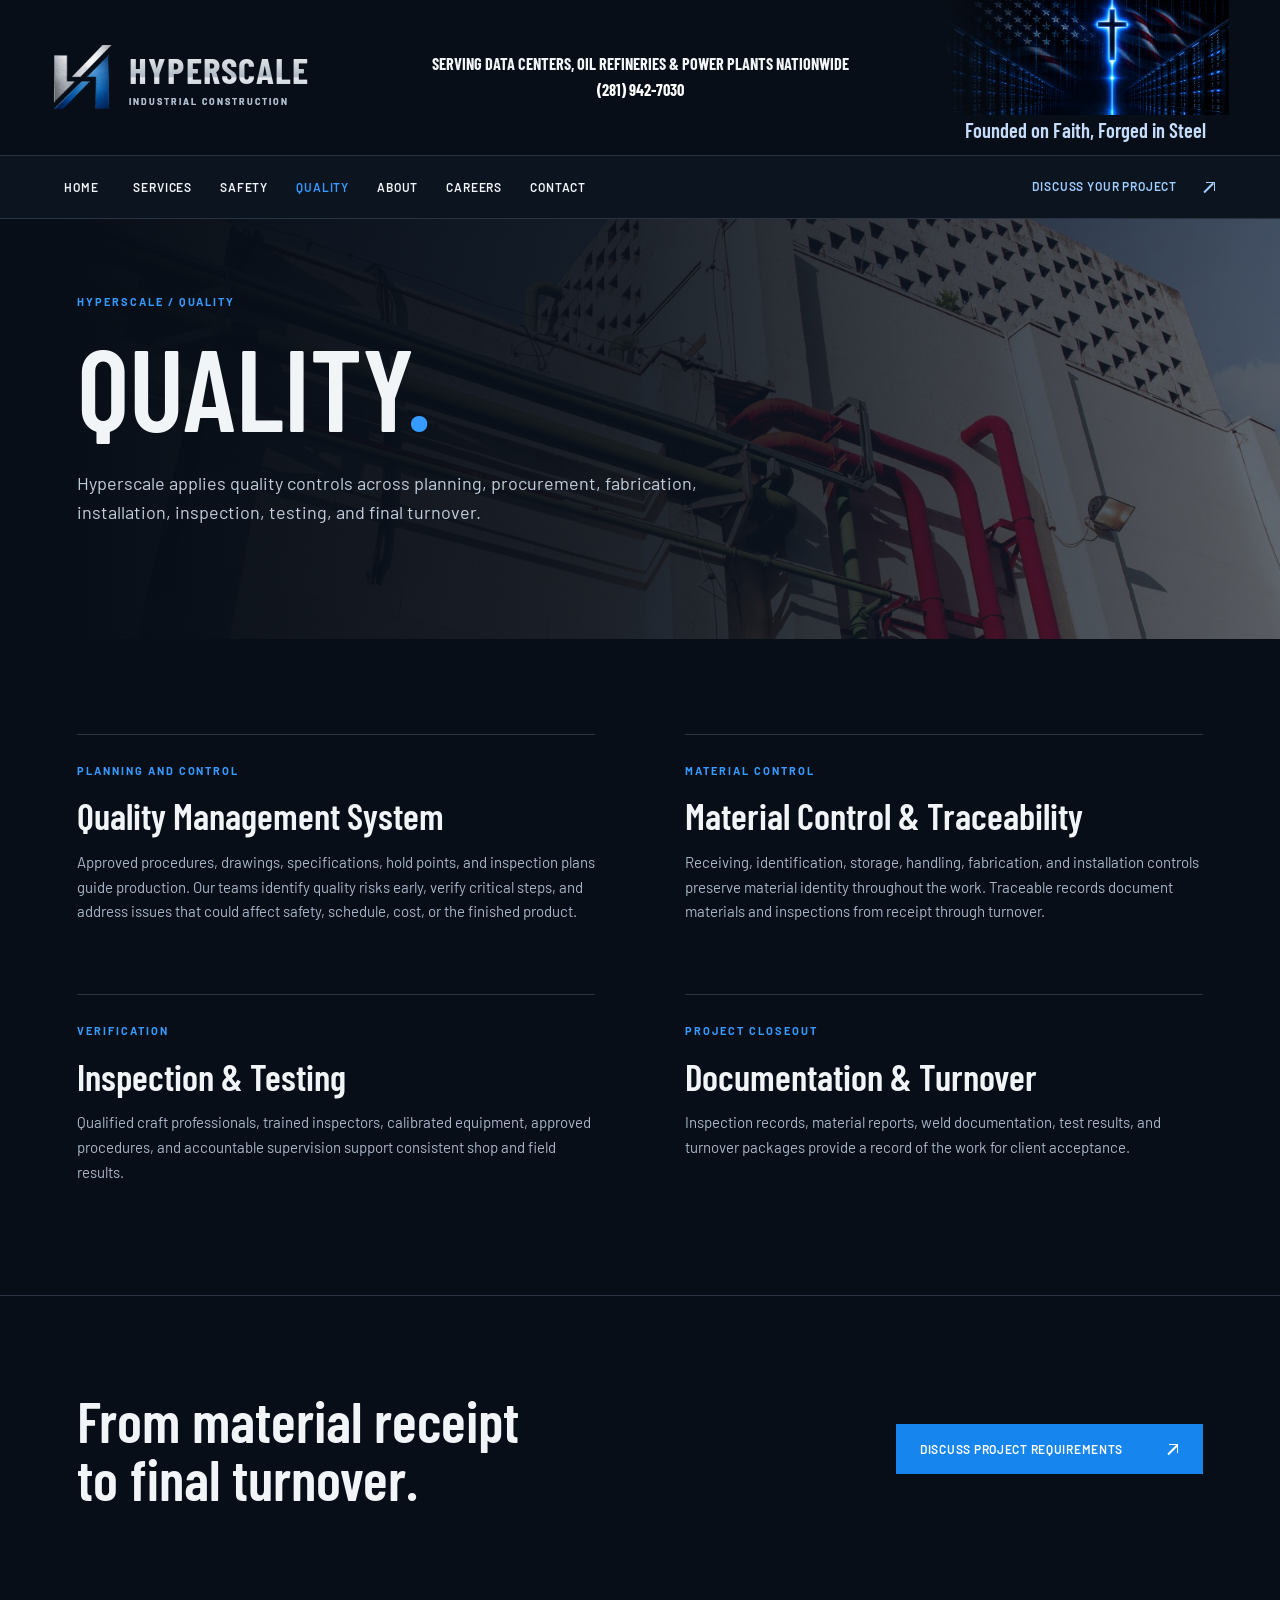
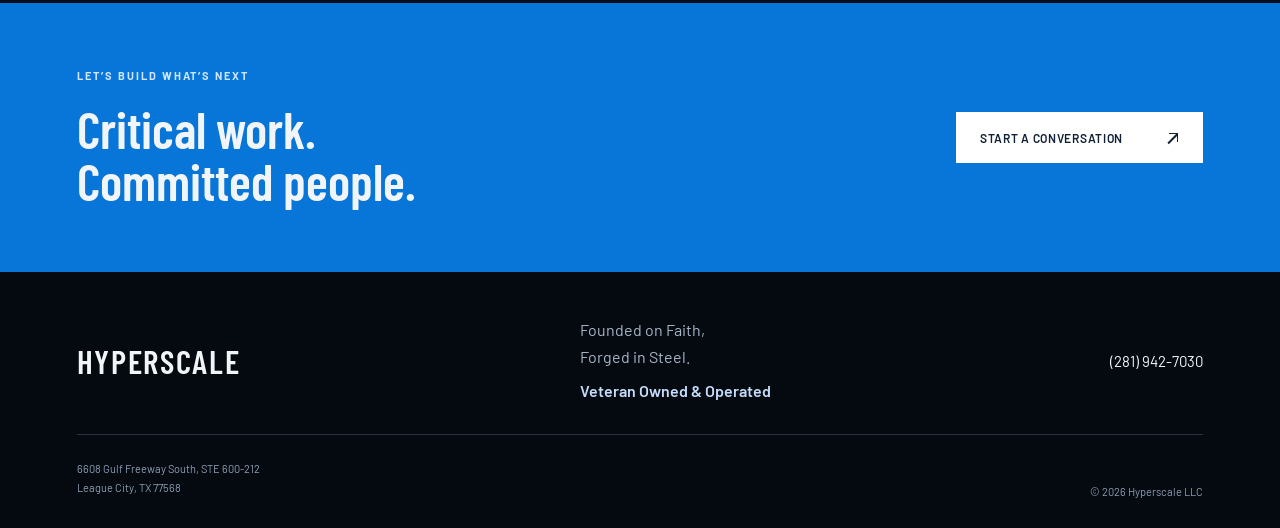
<file: quality.html>
<!doctype html><html lang="en"><head><meta charset="utf-8"><meta name="viewport" content="width=device-width, initial-scale=1"><meta name="description" content="Hyperscale applies quality controls across planning, procurement, fabrication, installation, inspection, testing, and final turnover."><meta name="theme-color" content="#080e17"><title>Quality | Hyperscale</title><link rel="preconnect" href="https://fonts.googleapis.com"><link rel="preconnect" href="https://fonts.gstatic.com" crossorigin><link href="https://fonts.googleapis.com/css2?family=Barlow+Condensed:wght@500;600;700&family=Barlow:wght@400;500;600;700&display=swap" rel="stylesheet"><link rel="stylesheet" href="site.css"><script src="site.js" defer></script></head><body><a class="skip" href="#main">Skip to content</a><header class="masthead"><a href="index.html" class="brand" aria-label="Hyperscale home"><img src="hyperscale-symbol.png" alt=""><span>HYPERSCALE<small>INDUSTRIAL CONSTRUCTION</small></span></a><div class="header-contact"><p class="market-heading">SERVING DATA CENTERS, OIL REFINERIES &amp; POWER PLANTS NATIONWIDE</p><a href="tel:+12819427030">(281) 942-7030</a></div><div class="header-faith"><div class="faith-art" role="img" aria-label="Blue illuminated cross above a data center aisle"></div><p>Founded on Faith, Forged in Steel</p></div></header><div class="navigation"><a class="home-link" href="index.html">Home</a><button class="menu-toggle" aria-expanded="false" aria-controls="primary-nav">Menu <span>＋</span></button><nav id="primary-nav" aria-label="Main navigation"><a href="services.html">Services</a><a href="safety.html">Safety</a><a href="quality.html" aria-current="page">Quality</a><a href="about.html">About</a><a href="careers.html">Careers</a><a href="contact.html">Contact</a></nav><a class="nav-cta" href="mailto:matt.jones@hyperscaleservices.com">Discuss your project <span><span class="ui-arrow" aria-hidden="true">↗</span></span></a></div><main id="main"><section class="page-hero"><div class="wrap"><p class="eyebrow">HYPERSCALE / QUALITY</p><h1>Quality<span>.</span></h1><p>Hyperscale applies quality controls across planning, procurement, fabrication, installation, inspection, testing, and final turnover.</p></div><img class="" src="industrial-piping.jpg" alt="Industrial piping and mechanical infrastructure" loading="lazy" decoding="async"></section><section class="wrap editorial-grid"><article id="section-0"><p class="eyebrow">Planning and Control</p><h2>Quality Management System</h2><p>Approved procedures, drawings, specifications, hold points, and inspection plans guide production. Our teams identify quality risks early, verify critical steps, and address issues that could affect safety, schedule, cost, or the finished product.</p></article><article id="section-1"><p class="eyebrow">Material Control</p><h2>Material Control &amp; Traceability</h2><p>Receiving, identification, storage, handling, fabrication, and installation controls preserve material identity throughout the work. Traceable records document materials and inspections from receipt through turnover.</p></article><article id="section-2"><p class="eyebrow">Verification</p><h2>Inspection &amp; Testing</h2><p>Qualified craft professionals, trained inspectors, calibrated equipment, approved procedures, and accountable supervision support consistent shop and field results.</p></article><article id="section-3"><p class="eyebrow">Project Closeout</p><h2>Documentation &amp; Turnover</h2><p>Inspection records, material reports, weld documentation, test results, and turnover packages provide a record of the work for client acceptance.</p></article></section><section class="wrap statement"><h2>From material receipt<br>to final turnover.</h2><a class="button" href="mailto:matt.jones@hyperscaleservices.com">Discuss project requirements <span class="ui-arrow" aria-hidden="true">↗</span></a></section></main><section class="closing"><div><p class="eyebrow">LET’S BUILD WHAT’S NEXT</p><h2>Critical work.<br>Committed people.</h2></div><a class="button light" href="mailto:matt.jones@hyperscaleservices.com">Start a conversation <span><span class="ui-arrow" aria-hidden="true">↗</span></span></a></section><footer><div class="footer-top"><a class="footer-brand" href="index.html">HYPERSCALE</a><div><p>Founded on Faith,<br>Forged in Steel.</p><p class="veteran-label">Veteran Owned &amp; Operated</p></div><a href="tel:+12819427030">(281) 942-7030</a></div><div class="footer-bottom"><address>6608 Gulf Freeway South, STE 600-212<br>League City, TX 77568</address><span>© 2026 Hyperscale LLC</span></div></footer></body></html>
</file>
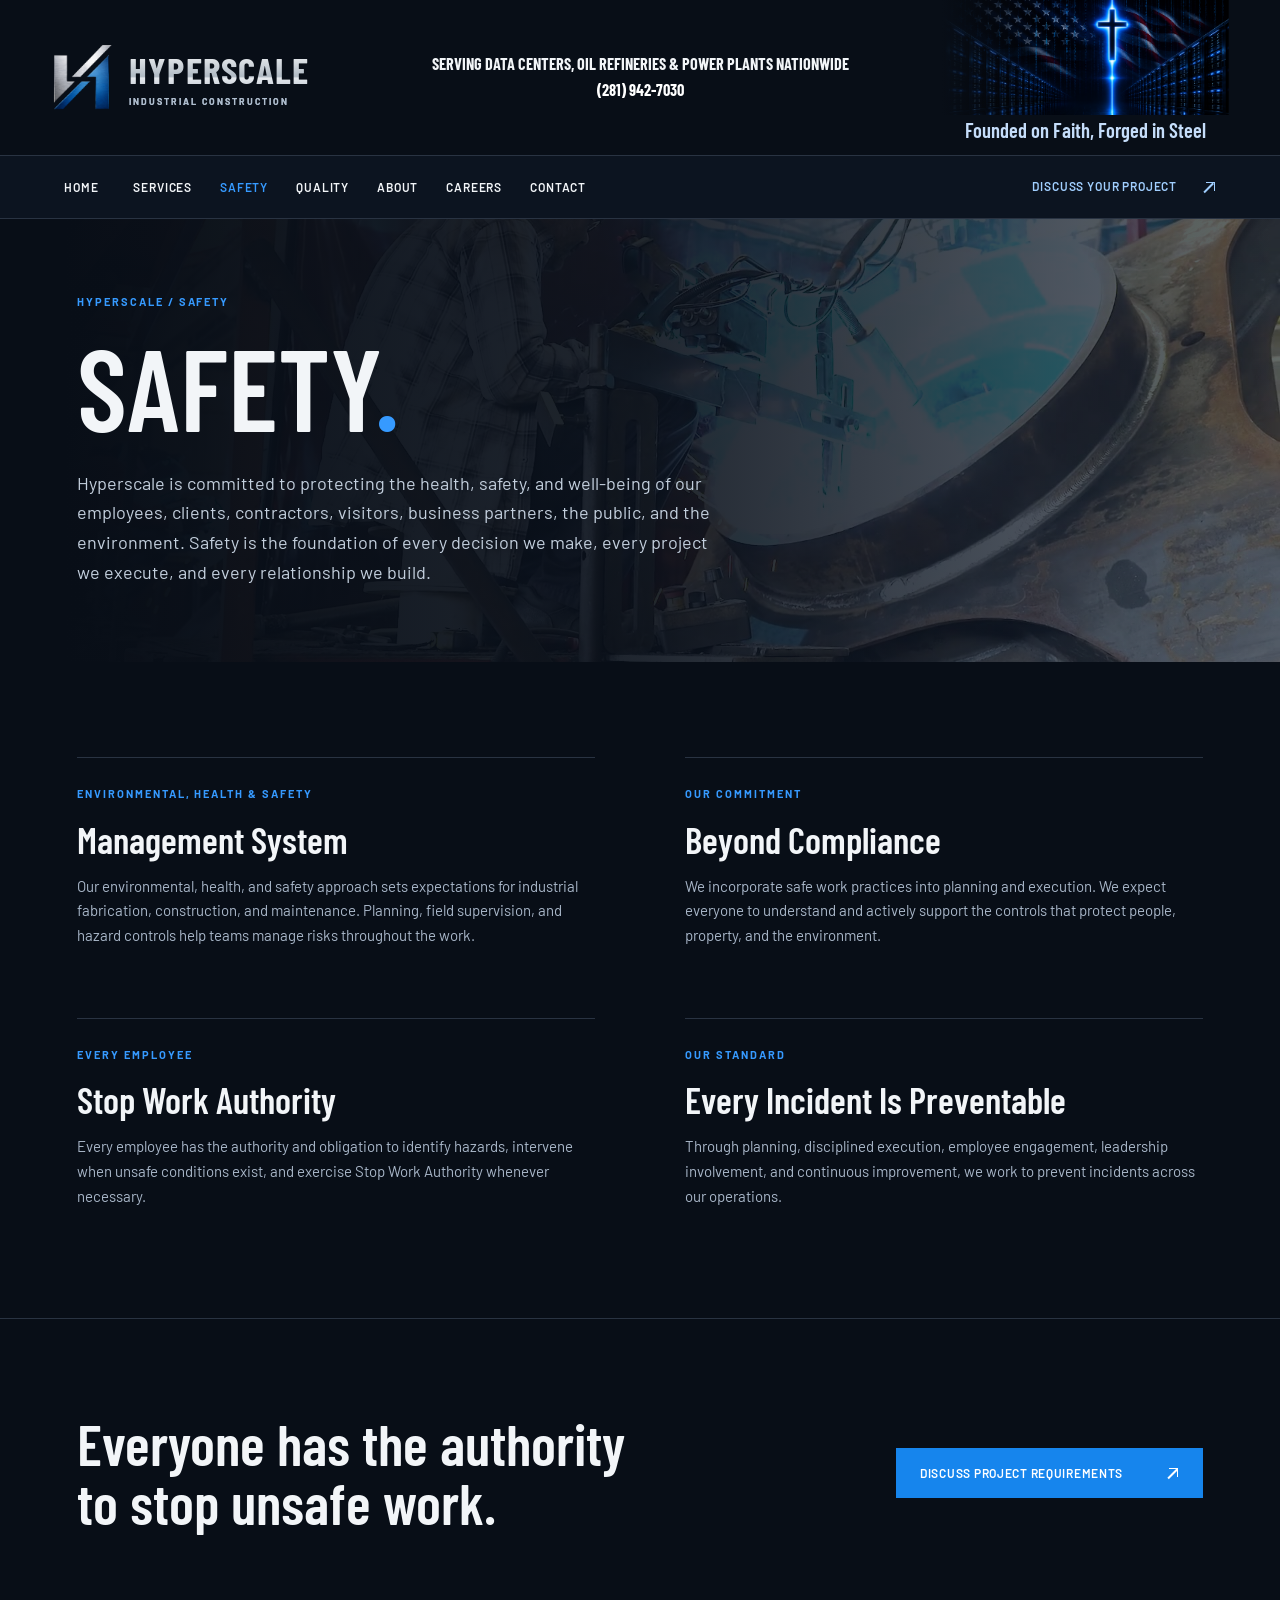
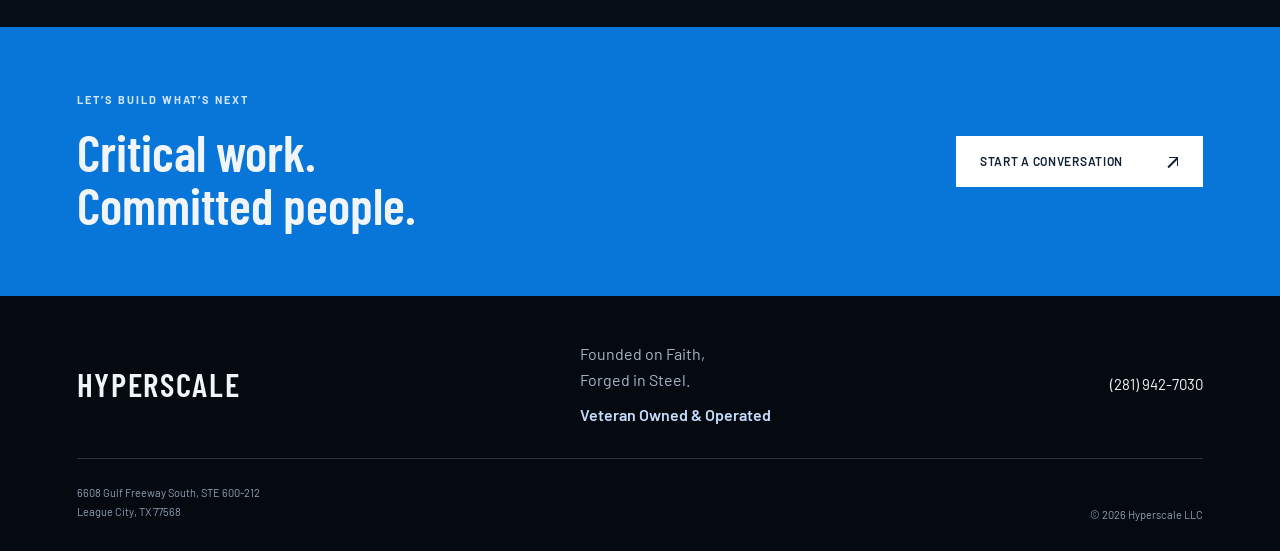
<file: safety.html>
<!doctype html><html lang="en"><head><meta charset="utf-8"><meta name="viewport" content="width=device-width, initial-scale=1"><meta name="description" content="Hyperscale is committed to protecting the health, safety, and well-being of our employees, clients, contractors, visitors, business partners, the public, and the environment. Safety is the foundation of every decision we make, every project we execute, and every relationship we build."><meta name="theme-color" content="#080e17"><title>Safety | Hyperscale</title><link rel="preconnect" href="https://fonts.googleapis.com"><link rel="preconnect" href="https://fonts.gstatic.com" crossorigin><link href="https://fonts.googleapis.com/css2?family=Barlow+Condensed:wght@500;600;700&family=Barlow:wght@400;500;600;700&display=swap" rel="stylesheet"><link rel="stylesheet" href="site.css"><script src="site.js" defer></script></head><body><a class="skip" href="#main">Skip to content</a><header class="masthead"><a href="index.html" class="brand" aria-label="Hyperscale home"><img src="hyperscale-symbol.png" alt=""><span>HYPERSCALE<small>INDUSTRIAL CONSTRUCTION</small></span></a><div class="header-contact"><p class="market-heading">SERVING DATA CENTERS, OIL REFINERIES &amp; POWER PLANTS NATIONWIDE</p><a href="tel:+12819427030">(281) 942-7030</a></div><div class="header-faith"><div class="faith-art" role="img" aria-label="Blue illuminated cross above a data center aisle"></div><p>Founded on Faith, Forged in Steel</p></div></header><div class="navigation"><a class="home-link" href="index.html">Home</a><button class="menu-toggle" aria-expanded="false" aria-controls="primary-nav">Menu <span>＋</span></button><nav id="primary-nav" aria-label="Main navigation"><a href="services.html">Services</a><a href="safety.html" aria-current="page">Safety</a><a href="quality.html">Quality</a><a href="about.html">About</a><a href="careers.html">Careers</a><a href="contact.html">Contact</a></nav><a class="nav-cta" href="mailto:matt.jones@hyperscaleservices.com">Discuss your project <span><span class="ui-arrow" aria-hidden="true">↗</span></span></a></div><main id="main"><section class="page-hero"><div class="wrap"><p class="eyebrow">HYPERSCALE / SAFETY</p><h1>Safety<span>.</span></h1><p>Hyperscale is committed to protecting the health, safety, and well-being of our employees, clients, contractors, visitors, business partners, the public, and the environment. Safety is the foundation of every decision we make, every project we execute, and every relationship we build.</p></div><img class="" src="hero-poster.jpg" alt="Industrial welding work" loading="lazy" decoding="async"></section><section class="wrap editorial-grid"><article id="section-0"><p class="eyebrow">Environmental, Health &amp; Safety</p><h2>Management System</h2><p>Our environmental, health, and safety approach sets expectations for industrial fabrication, construction, and maintenance. Planning, field supervision, and hazard controls help teams manage risks throughout the work.</p></article><article id="section-1"><p class="eyebrow">Our Commitment</p><h2>Beyond Compliance</h2><p>We incorporate safe work practices into planning and execution. We expect everyone to understand and actively support the controls that protect people, property, and the environment.</p></article><article id="section-2"><p class="eyebrow">Every Employee</p><h2>Stop Work Authority</h2><p>Every employee has the authority and obligation to identify hazards, intervene when unsafe conditions exist, and exercise Stop Work Authority whenever necessary.</p></article><article id="section-3"><p class="eyebrow">Our Standard</p><h2>Every Incident Is Preventable</h2><p>Through planning, disciplined execution, employee engagement, leadership involvement, and continuous improvement, we work to prevent incidents across our operations.</p></article></section><section class="wrap statement"><h2>Everyone has the authority<br>to stop unsafe work.</h2><a class="button" href="mailto:matt.jones@hyperscaleservices.com">Discuss project requirements <span class="ui-arrow" aria-hidden="true">↗</span></a></section></main><section class="closing"><div><p class="eyebrow">LET’S BUILD WHAT’S NEXT</p><h2>Critical work.<br>Committed people.</h2></div><a class="button light" href="mailto:matt.jones@hyperscaleservices.com">Start a conversation <span><span class="ui-arrow" aria-hidden="true">↗</span></span></a></section><footer><div class="footer-top"><a class="footer-brand" href="index.html">HYPERSCALE</a><div><p>Founded on Faith,<br>Forged in Steel.</p><p class="veteran-label">Veteran Owned &amp; Operated</p></div><a href="tel:+12819427030">(281) 942-7030</a></div><div class="footer-bottom"><address>6608 Gulf Freeway South, STE 600-212<br>League City, TX 77568</address><span>© 2026 Hyperscale LLC</span></div></footer></body></html>
</file>
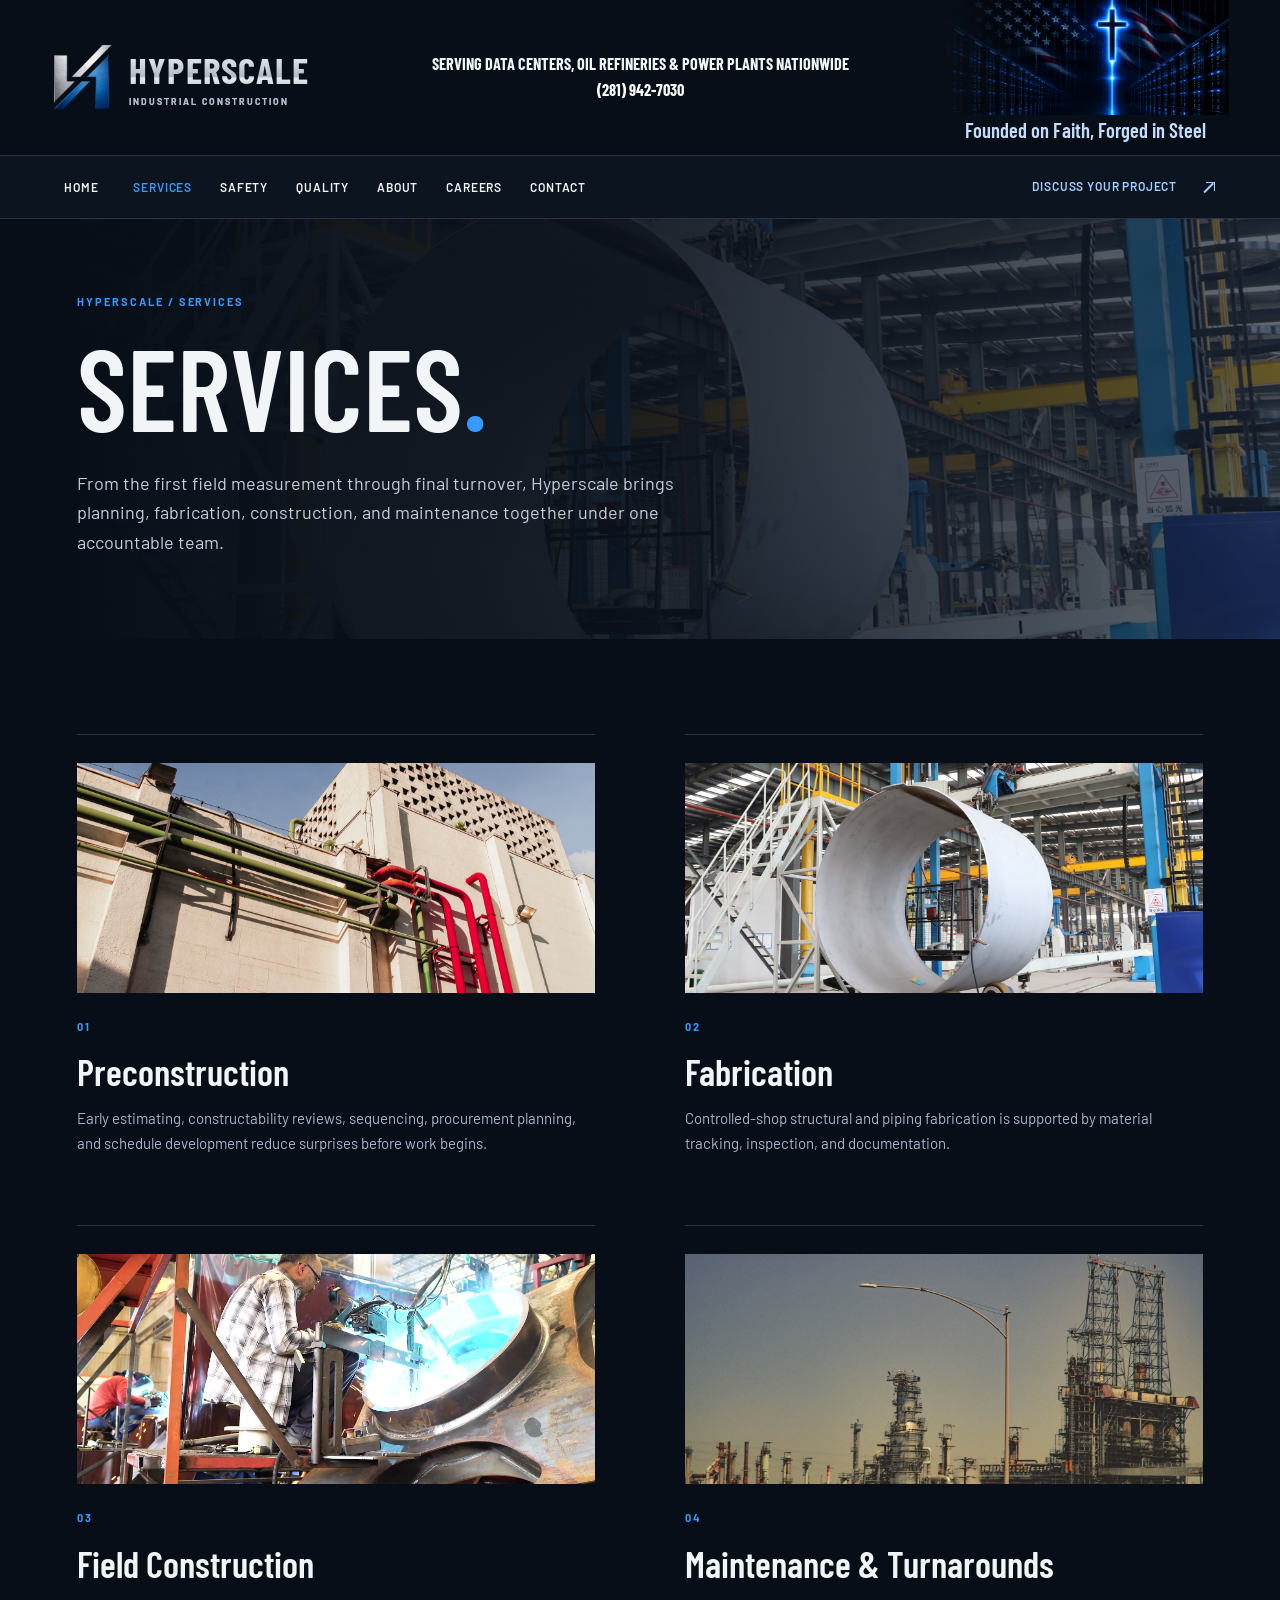
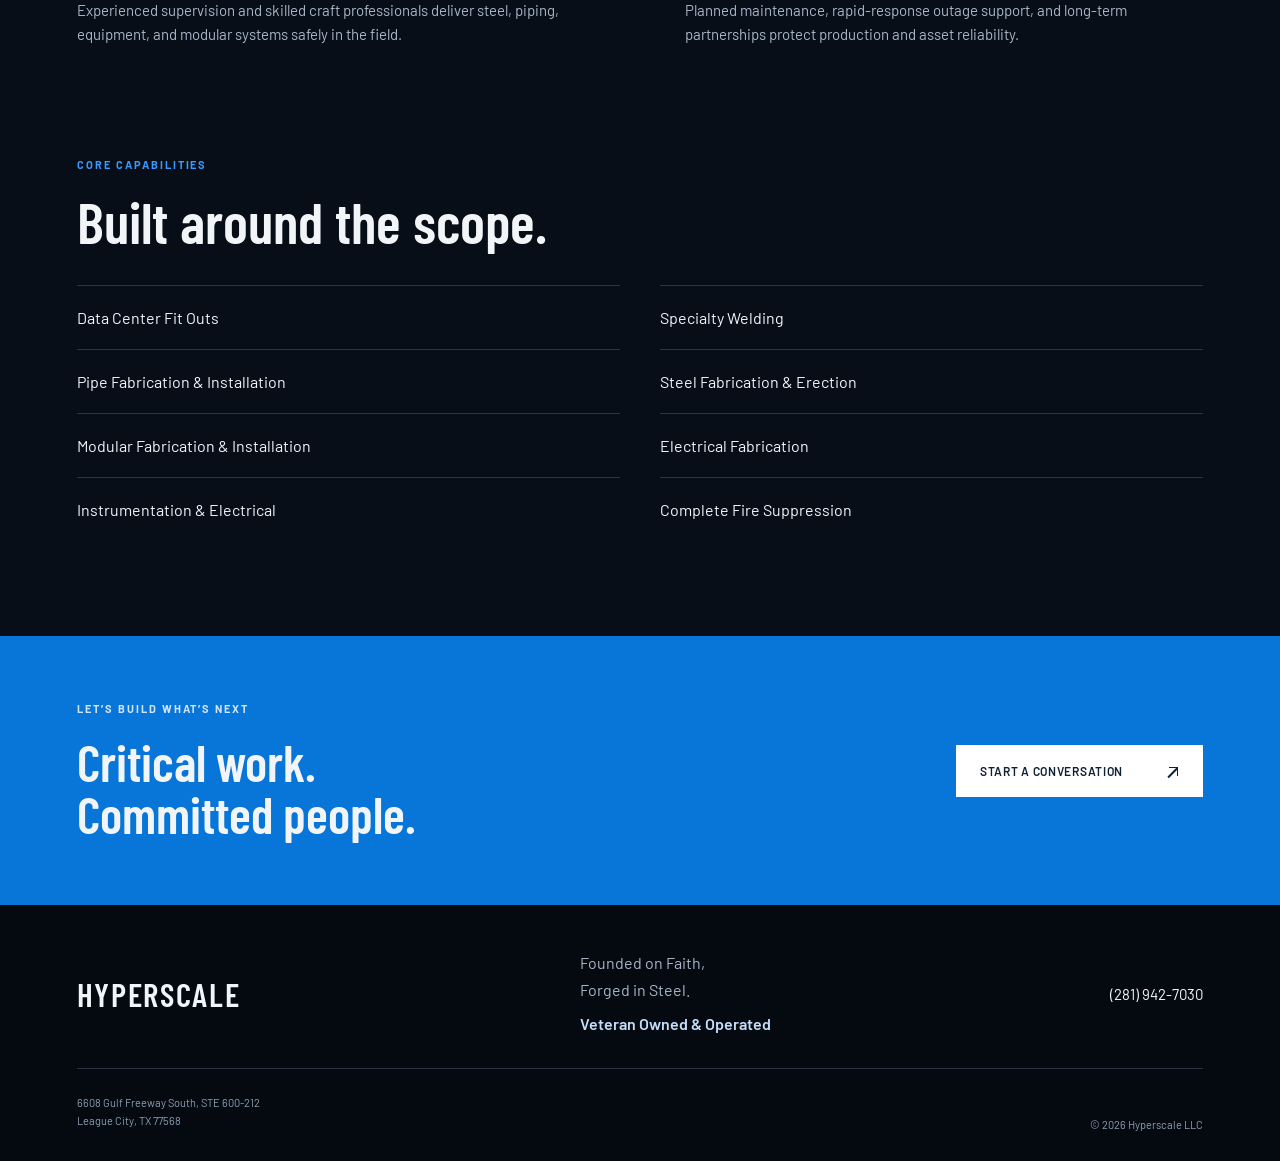
<file: services.html>
<!doctype html>
<html lang="en"><head><meta charset="utf-8"><meta name="viewport" content="width=device-width, initial-scale=1"><meta name="description" content="From the first field measurement through final turnover, Hyperscale brings planning, fabrication, construction, and maintenance together under one accountable team."><meta name="theme-color" content="#080e17"><title>Services | Hyperscale</title><link rel="preconnect" href="https://fonts.googleapis.com"><link rel="preconnect" href="https://fonts.gstatic.com" crossorigin><link href="https://fonts.googleapis.com/css2?family=Barlow+Condensed:wght@500;600;700&amp;family=Barlow:wght@400;500;600;700&amp;display=swap" rel="stylesheet"><link rel="stylesheet" href="site.css"><script src="site.js" defer></script></head><body><a class="skip" href="#main">Skip to content</a><header class="masthead"><a href="index.html" class="brand" aria-label="Hyperscale home"><img src="hyperscale-symbol.png" alt=""><span>HYPERSCALE<small>INDUSTRIAL CONSTRUCTION</small></span></a><div class="header-contact"><p class="market-heading">SERVING DATA CENTERS, OIL REFINERIES &amp; POWER PLANTS NATIONWIDE</p><a href="tel:+12819427030">(281) 942-7030</a></div><div class="header-faith"><div class="faith-art" role="img" aria-label="Blue illuminated cross above a data center aisle"></div><p>Founded on Faith, Forged in Steel</p></div></header><div class="navigation"><a class="home-link" href="index.html">Home</a><button class="menu-toggle" aria-expanded="false" aria-controls="primary-nav">Menu <span>＋</span></button><nav id="primary-nav" aria-label="Main navigation"><a href="services.html" aria-current="page">Services</a><a href="safety.html">Safety</a><a href="quality.html">Quality</a><a href="about.html">About</a><a href="careers.html">Careers</a><a href="contact.html">Contact</a></nav><a class="nav-cta" href="mailto:matt.jones@hyperscaleservices.com">Discuss your project <span><span class="ui-arrow" aria-hidden="true">↗</span></span></a></div><main id="main"><section class="page-hero"><div class="wrap"><p class="eyebrow">HYPERSCALE / SERVICES</p><h1>Services<span>.</span></h1><p>From the first field measurement through final turnover, Hyperscale brings planning, fabrication, construction, and maintenance together under one accountable team.</p></div><img class="" src="pipe-fabrication.jpg" alt="Steel pipe manufacturing shop" loading="lazy" decoding="async"></section><section class="wrap editorial-grid"><article id="planning"><img src="industrial-piping.jpg" alt="Industrial infrastructure and piping" loading="lazy" decoding="async" class="service-photo"><p class="eyebrow">01</p><h2>Preconstruction</h2><p>Early estimating, constructability reviews, sequencing, procurement planning, and schedule development reduce surprises before work begins.</p></article><article id="fabrication"><img src="pipe-fabrication.jpg" alt="Pipe manufacturing inside a fabrication shop" loading="lazy" decoding="async" class="service-photo"><p class="eyebrow">02</p><h2>Fabrication</h2><p>Controlled-shop structural and piping fabrication is supported by material tracking, inspection, and documentation.</p></article><article id="field"><img src="hero-poster.jpg" alt="Industrial metal fabrication" loading="lazy" decoding="async" class="service-photo"><p class="eyebrow">03</p><h2>Field Construction</h2><p>Experienced supervision and skilled craft professionals deliver steel, piping, equipment, and modular systems safely in the field.</p></article><article id="maintenance"><img src="refinery-stock.jpg" alt="Refinery processing infrastructure" loading="lazy" decoding="async" class="service-photo"><p class="eyebrow">04</p><h2>Maintenance &amp; Turnarounds</h2><p>Planned maintenance, rapid-response outage support, and long-term partnerships protect production and asset reliability.</p></article></section><section class="capability-section wrap"><p class="eyebrow">CORE CAPABILITIES</p><h2>Built around the scope.</h2><div class="capability-list"><span>Data Center Fit Outs</span><span>Specialty Welding</span><span>Pipe Fabrication &amp; Installation</span><span>Steel Fabrication &amp; Erection</span><span>Modular Fabrication &amp; Installation</span><span>Electrical Fabrication</span><span>Instrumentation &amp; Electrical</span><span>Complete Fire Suppression</span></div></section></main><section class="closing"><div><p class="eyebrow">LET’S BUILD WHAT’S NEXT</p><h2>Critical work.<br>Committed people.</h2></div><a class="button light" href="mailto:matt.jones@hyperscaleservices.com">Start a conversation <span><span class="ui-arrow" aria-hidden="true">↗</span></span></a></section><footer><div class="footer-top"><a class="footer-brand" href="index.html">HYPERSCALE</a><div><p>Founded on Faith,<br>Forged in Steel.</p><p class="veteran-label">Veteran Owned &amp; Operated</p></div><a href="tel:+12819427030">(281) 942-7030</a></div><div class="footer-bottom"><address>6608 Gulf Freeway South, STE 600-212<br>League City, TX 77568</address><span>© 2026 Hyperscale LLC</span></div></footer></body></html>
</file>
<file: site.css>
:root{--ink:#080e17;--panel:#101a28;--blue:#369aff;--white:#f2f5f8;--muted:#a8b6c8;--line:#293342;color-scheme:dark;font-family:Barlow,Arial,sans-serif;background:var(--ink);color:var(--white)}
*{box-sizing:border-box}html{scroll-behavior:smooth;scroll-padding-top:80px}body{margin:0}a{color:inherit;text-decoration:none}img{display:block;max-width:100%}button,a{-webkit-tap-highlight-color:transparent}button{font:inherit;cursor:pointer}a:focus-visible,button:focus-visible{outline:3px solid var(--blue);outline-offset:5px}p{line-height:1.65;color:var(--muted)}h1,h2,h3{font-family:"Barlow Condensed",Arial,sans-serif;font-weight:600;line-height:1.02;margin:0}h2{font-size:clamp(38px,4.5vw,68px)}h3{font-size:34px}.wrap{max-width:1440px;margin:auto;padding:95px 6%}.eyebrow{font-size:11px!important;letter-spacing:.18em;font-weight:700;color:var(--blue)!important;line-height:1.5!important;margin:0 0 18px;text-transform:uppercase}.skip{position:absolute;top:-100px;z-index:99;background:white;color:black;padding:15px}.skip:focus{top:0}
.masthead{height:155px;display:flex;align-items:center;padding:0 0 0 5%;gap:35px;background:#080e17}.brand{display:flex;gap:15px;align-items:center;white-space:nowrap}.brand img{width:63px;height:78px;object-fit:contain}.brand span{font-family:"Barlow Condensed",Arial,sans-serif;font-weight:700;letter-spacing:.03em;font-size:37px;background:linear-gradient(#fff,#b0bac4 49%,#e5e9ee 52%,#8594a5);background-clip:text;color:transparent}.brand small{display:block;font-family:Barlow,sans-serif;font-size:9px;letter-spacing:.22em;margin-top:5px;color:#aebdce}.header-contact{margin-left:auto;text-align:right;font-size:12px;color:var(--muted)}.header-contact span{display:block;max-width:185px;line-height:1.6}.header-contact a{display:inline-block;color:white;letter-spacing:.07em;font-size:16px;margin-top:8px}.faith-art{height:100%;width:30%;max-width:410px;flex-shrink:0;background:linear-gradient(90deg,#080e17,transparent 35%),url('cross-art.png') center 36%/cover}
.navigation{padding:0 5%;min-height:64px;display:flex;align-items:center;gap:35px;border-top:1px solid var(--line);border-bottom:1px solid var(--line);background:#0c1420;position:sticky;top:0;z-index:20;font-size:12px;text-transform:uppercase;letter-spacing:.07em;font-weight:600}.navigation nav{display:flex;gap:28px;align-items:center}.navigation a{padding:23px 0}.navigation a:hover,.navigation a[aria-current]{color:var(--blue)}.nav-cta{margin-left:auto;color:#a1cfff;white-space:nowrap}.nav-cta span{padding-left:14px}.menu-toggle{display:none}
.hero{height:690px;min-height:580px;max-height:880px;position:relative;overflow:hidden;background:#111923}.hero video{width:100%;height:100%;object-fit:cover;position:absolute}.hero-shade{position:absolute;inset:0;background:linear-gradient(90deg,rgba(3,9,18,.94) 5%,rgba(3,9,18,.65) 48%,rgba(3,9,18,.15)),linear-gradient(0deg,rgba(3,9,18,.8),transparent 30%)}.hero-copy{position:relative;padding:75px 6%;max-width:980px}.hero h1{font-size:clamp(62px,7.9vw,118px);letter-spacing:-.025em}.hero h1 em{font-style:normal;font-size:.65em;color:#b9dcff}.hero-copy>p:not(.eyebrow){max-width:480px;font-size:16px;color:#c5cfdc;margin:25px 0 28px}.actions{display:flex;align-items:center;gap:30px;flex-wrap:wrap}.button{background:#1685ed;color:white;display:inline-flex;align-items:center;justify-content:space-between;gap:35px;padding:18px 24px;font-size:12px;letter-spacing:.06em;font-weight:600;text-transform:uppercase;transition:background .2s}.button:hover{background:#0769c8}.button.light{background:#fff;color:#102035}.text-link{font-size:13px;display:inline-block;padding:8px 0;border-bottom:1px solid #567089;color:#e4edf7}.text-link span{margin-left:16px}.hero-bottom{position:absolute;bottom:0;left:6%;right:6%;height:60px;border-top:1px solid #53607066;display:flex;align-items:center;justify-content:space-between;font-size:10px;letter-spacing:.12em;color:#aebdcf}.hero-bottom button{border:1px solid #8292a4;background:#08121c88;color:#fff;padding:7px 12px;font-size:11px}.hero-bottom button[hidden]{display:none}
.section-heading{display:flex;align-items:flex-end;justify-content:space-between;gap:50px;margin-bottom:40px}.section-heading>p{max-width:360px;font-size:15px;margin:0}.industries{display:grid;grid-template-columns:repeat(3,1fr);gap:22px}.industry{position:relative;min-height:390px;overflow:hidden}.industry>img{width:100%;height:100%;object-fit:cover;position:absolute;transition:transform .5s}.industry:hover>img{transform:scale(1.04)}.industry:after{content:"";position:absolute;inset:0;background:linear-gradient(0deg,#050c17 1%,#06101e80 43%,transparent 80%)}.industry>div{position:absolute;bottom:0;padding:28px;z-index:1}.industry h3{font-size:38px}.industry p{font-size:13px;margin:10px 0 18px;color:#c1cbd6}.arrow{color:var(--blue);font-size:27px}
.split{display:grid;grid-template-columns:1fr 1fr;gap:7%;align-items:center}.feature{padding-top:0}.feature-image{position:relative;height:590px}.feature-image img{height:100%;width:100%;object-fit:cover}.feature-image:after{content:"";position:absolute;inset:0;border:1px solid #93bfff33;background:linear-gradient(0deg,#020b17a8,transparent 50%)}.feature-image>span{position:absolute;z-index:1;bottom:25px;left:25px;right:25px;font-size:10px;letter-spacing:.12em;line-height:1.6}.feature-copy>p:not(.eyebrow){font-size:15px;margin:25px 0}.service-lines a{display:flex;padding:19px 0;border-top:1px solid var(--line);font-size:15px;justify-content:space-between}.service-lines a:last-child{border-bottom:1px solid var(--line)}.service-lines span{color:var(--blue)}
.standards{background:#111e2f;border-block:1px solid #2c425c}.standards-inner{display:grid;grid-template-columns:1.2fr 1fr;gap:10%;padding-block:65px}.standards h2{font-size:clamp(34px,3.5vw,50px)}.standards p:not(.eyebrow){margin:0 0 20px;font-size:15px}.leaders{display:grid;grid-template-columns:repeat(3,1fr);gap:32px;margin-top:40px}.leader{padding-top:25px;border-top:1px solid #829bb366}.leader-rule{height:4px;width:45px;background:var(--blue);margin-bottom:30px}.leader .eyebrow{margin-bottom:10px}.leader h3{font-size:34px;margin-bottom:20px}.leader p:not(.eyebrow){font-size:14px}.leader .text-link{font-size:12px}.faith-section{min-height:400px;display:flex;align-items:center;padding:70px 6%;background:linear-gradient(90deg,#07101c 12%,#07101cf0 35%,#07101c44),url('cross-art.png') right 37%/cover}.faith-section>div{max-width:560px}.faith-section h2{font-size:clamp(40px,5vw,72px)}.faith-section p:not(.eyebrow){max-width:400px;font-size:15px}
.closing{background:#0875d8;display:flex;justify-content:space-between;align-items:center;padding:65px 6%;gap:30px}.closing .eyebrow{color:#d0e6ff!important}.closing h2{font-size:clamp(38px,4vw,60px)}footer{padding:45px 6% 30px;background:#050a11}.footer-top{display:flex;align-items:center;justify-content:space-between;gap:25px;padding-bottom:30px;border-bottom:1px solid var(--line)}.footer-brand{font-family:"Barlow Condensed",sans-serif;font-size:33px;font-weight:600;letter-spacing:.05em}.footer-top p{font-size:16px;margin:0}.footer-top>a:last-child{font-size:15px}.footer-bottom{display:flex;justify-content:space-between;align-items:flex-end;margin-top:25px;font-size:11px;color:#8d9fb4;gap:25px}address{font-style:normal;line-height:1.7}
.page-hero{position:relative;min-height:420px;overflow:hidden;background:#101d2d}.page-hero>img{position:absolute;inset:0;width:100%;height:100%;object-fit:cover;opacity:.35;z-index:0}.page-hero:after{content:"";position:absolute;inset:0;background:linear-gradient(90deg,#080e17 5%,#080e17bb 50%,transparent)}.page-hero>.wrap{position:relative;z-index:1;padding-block:75px}.page-hero h1{font-size:clamp(70px,9vw,130px);text-transform:uppercase}.page-hero h1 span{color:var(--blue)}.page-hero p:not(.eyebrow){font-size:18px;max-width:650px;color:#c3cfdd;margin:23px 0 0}.editorial-grid{display:grid;grid-template-columns:repeat(2,1fr);gap:55px 8%}.editorial-grid article{border-top:1px solid var(--line);padding-top:28px}.editorial-grid h2{font-size:37px;max-width:440px}.editorial-grid p:not(.eyebrow){font-size:15px;max-width:540px}.capability-section{padding-top:0}.capability-list{display:grid;grid-template-columns:1fr 1fr;gap:0 40px;margin-top:35px}.capability-list span{padding:22px 0;border-top:1px solid var(--line);font-size:16px}.statement{border-top:1px solid var(--line);display:flex;align-items:center;justify-content:space-between;gap:35px}.contact-layout{display:grid;grid-template-columns:1.2fr 1fr;gap:10%}.contact-layout p{max-width:450px}.big-phone{font-family:"Barlow Condensed",sans-serif;display:block;font-size:clamp(32px,4vw,55px);margin:30px 0 12px}.contact-layout .text-link{overflow-wrap:anywhere}.contact-panel{background:var(--panel);border:1px solid var(--line);padding:40px}.contact-panel address{font-size:23px}.contact-panel .text-link{margin-top:20px}.contact-panel hr{border:0;border-top:1px solid var(--line);margin:30px 0}
@media(min-width:1600px){.hero-copy{max-width:1150px;margin:auto;margin-left:max(0px,calc((100vw - 1440px)/2 - 6vw))}}
@media(max-width:1000px){.header-contact{display:none}.faith-art{margin-left:auto;width:40%}.navigation{gap:22px}.navigation nav{gap:20px}.nav-cta{display:none}.hero{height:650px}.hero-copy{padding-top:65px}.industry{min-height:360px}.industry>div{padding:20px}.industry h3{font-size:32px}.split{gap:5%}.feature-image{height:510px}.leaders{gap:22px}.leader h3{font-size:30px}}
@media(max-width:650px){.masthead{height:112px;padding-left:6%;gap:0}.brand{gap:8px}.brand img{width:40px;height:55px}.brand span{font-size:26px}.brand small{font-size:7px;letter-spacing:.12em}.faith-art{width:32%;background-position:center 33%}.navigation{min-height:55px;padding-inline:6%;justify-content:space-between;flex-wrap:wrap;gap:0}.navigation a{padding:17px 0}.menu-toggle{display:flex;gap:30px;align-items:center;background:none;border:0;color:#fff;letter-spacing:.08em;text-transform:uppercase;font-size:12px;padding:17px 0}.navigation nav{display:none;width:100%;flex-direction:column;align-items:stretch;gap:0;padding:5px 0 18px}.navigation nav.open{display:flex}.navigation nav a{border-top:1px solid var(--line);padding:13px 0}.hero{min-height:610px;height:670px}.hero-copy{padding:65px 6% 90px}.hero h1{font-size:69px}.hero h1 em{font-size:.57em}.hero-copy>p:not(.eyebrow){font-size:15px;max-width:310px}.hero-shade{background:linear-gradient(90deg,#030912e8,#03091265),linear-gradient(0deg,#030912dd,transparent)}.hero-bottom{font-size:8px;gap:15px}.hero-bottom>span{max-width:190px;line-height:1.7}.actions{gap:18px}.button{font-size:11px;padding:16px 20px;gap:25px}.text-link{font-size:12px}.wrap{padding:60px 6%}.section-heading{display:block;margin-bottom:28px}.section-heading>p{margin-top:22px}.section-heading>.text-link{margin-top:20px}.industries{grid-template-columns:1fr;gap:18px}.industry{min-height:340px}.industry>div{padding:25px}.industry h3{font-size:38px}.industry p{max-width:280px}.split{grid-template-columns:1fr;gap:35px}.feature{padding-top:0}.feature-image{height:370px}.standards-inner{grid-template-columns:1fr;gap:25px}.leaders{grid-template-columns:1fr;gap:35px;margin-top:30px}.leader{padding-top:20px}.leader-rule{margin-bottom:20px}.leader h3{font-size:37px}.faith-section{padding-block:65px;background-position:62% center}.faith-section>div{max-width:300px}.closing{align-items:flex-start;flex-direction:column;padding-block:45px}.footer-top{align-items:flex-start;flex-direction:column}.footer-bottom{align-items:flex-start;flex-direction:column;gap:20px}.page-hero{min-height:360px}.page-hero>.wrap{padding-block:55px}.page-hero p:not(.eyebrow){font-size:16px}.editorial-grid{grid-template-columns:1fr;gap:30px}.editorial-grid h2{font-size:34px}.capability-list{grid-template-columns:1fr;gap:0}.capability-section{padding-top:0}.statement{align-items:flex-start;flex-direction:column}.statement h2{font-size:39px}.contact-layout{grid-template-columns:1fr;gap:35px}.contact-panel{padding:28px}}
@media(prefers-reduced-motion:reduce){html{scroll-behavior:auto}*{transition:none!important}}

.ui-arrow{font-family:Arial,sans-serif!important;display:inline-block}
.faith-art{background-position:center 17%}
@media(max-width:650px){.faith-art{background-position:center 17%}}
.ui-arrow{font-size:0!important;width:13px;height:13px;position:relative;vertical-align:middle;line-height:1;margin-left:8px}
.ui-arrow::before{content:"";position:absolute;right:1px;top:1px;width:8px;height:8px;border-top:1.5px solid currentColor;border-right:1.5px solid currentColor}
.ui-arrow::after{content:"";position:absolute;top:6px;left:0;width:13px;height:1.5px;background:currentColor;transform:rotate(-45deg)}

.service-photo{width:100%;height:230px;object-fit:cover;margin-bottom:26px}

.masthead {
  display: grid;
  grid-template-columns: minmax(0, 1fr) minmax(0, 2fr) minmax(0, 1fr);
  height: auto;
  gap: 16px;
  padding: 0 4%;
}
.header-contact { display: block; margin: 0; text-align: center; container-type: inline-size; }
.market-heading {
  margin: 0;
  color: var(--white);
  font: 700 min(24px, 2.85cqi)/1.12 "Barlow Condensed", Arial, sans-serif;
}
.header-faith { align-self: stretch; text-align: center; min-width: 0; }
.header-faith .faith-art { width: 100%; height: clamp(74px, 9vw, 136px); margin: 0; }
.header-faith p {
  margin: 4px 0 12px;
  color: #c5ddfa;
  font: 600 clamp(14px, 1.6vw, 24px)/1.15 "Barlow Condensed", Arial, sans-serif;
}
@media (max-width: 1000px) {
  .brand span { font-size: clamp(21px, 3vw, 30px); }
  .brand img { width: 42px; }
}
@media (max-width: 900px) {
  .masthead { grid-template-columns: 1fr 1fr; gap: 8px 16px; }
  .header-contact { grid-column: 1 / -1; grid-row: 2; padding: 8px 0 16px; }
}


.executive-portrait {
  width: 100%;
  height: auto;
  aspect-ratio: 3 / 2;
  object-fit: cover;
  margin-bottom: 20px;
}


.homepage-portrait {
  aspect-ratio: 4 / 5;
  object-position: 46% 30%;
  max-width: 340px;
}

.matthew-portrait {
  object-view-box: inset(4% 10% 39.75% 10%);
  object-position: center 18%;
}

.footer-top .veteran-label, .leader .veteran-label { color: #c5ddfa; font-weight: 600; margin-top: 8px; }

@media (min-width: 651px) {
  #leadership .leader .eyebrow { min-height: 3em; }
}

.market-heading { white-space: nowrap; }
.header-contact a { font: 700 min(24px, 2.85cqi)/1.12 "Barlow Condensed", Arial, sans-serif; letter-spacing: normal; }
</file>
<file: interior.css>
:root {
  color-scheme: dark;
  font-family: Arial, Helvetica, sans-serif;
  background: #000;
  color: #fff;
  --blue: #3984ff;
  --rule: #24282e;
}
* { box-sizing: border-box; }
body { margin: 0; }
a { color: inherit; }
a:focus-visible { outline: 2px solid var(--blue); outline-offset: 5px; }
.site-header {
  display: grid;
  grid-template-columns: auto 1fr auto;
  align-items: center;
  gap: clamp(12px, 3vw, 48px);
  padding: 16px 5%;
  border-bottom: 1px solid var(--rule);
}
.brand { display: inline-flex; gap: 8px; align-items: center; text-decoration: none; }
.brand img { width: clamp(33px, 5vw, 76px); height: auto; }
.brand span, .masthead { font-weight: 900; text-transform: uppercase; }
.brand span { color: #dce9fb; font-size: clamp(15px, 2.3vw, 40px); }
.masthead { margin: 0; text-align: center; font-size: clamp(13px, 2.3vw, 40px); }
.home-link { background: #fff; color: #000; padding: .7em 1em; border-radius: 2rem; font-weight: 800; text-decoration: none; text-transform: uppercase; }
.hero {
  display: grid;
  grid-template-columns: repeat(2, minmax(0, 1fr));
  align-items: center;
  padding: clamp(24px, 2vw, 48px) 5%;
  border-bottom: 1px solid var(--rule);
}
.label { color: var(--blue); font-weight: 900; letter-spacing: .15em; text-transform: uppercase; }
.hero .label, .detail-grid .label { font-size: clamp(11px, .85vw, 16px); margin: 0 0 .55em; }
h1 { font-size: clamp(46px, 6.2vw, 124px); line-height: .98; font-weight: 950; letter-spacing: -.04em; text-transform: uppercase; margin: 0; }
h1::after { content: ''; display: block; height: 3px; width: clamp(62px, 7.5vw, 140px); background: var(--blue); margin-top: .16em; }
.intro { font-size: clamp(16px, 1.52vw, 29px); line-height: 1.35; }
.intro p { margin: 0; }
.intro .subtitle { font-size: 1.35em; margin-bottom: .3em; }
.detail-grid { width: 90%; margin: 0 auto; display: grid; grid-template-columns: repeat(2, minmax(0, 1fr)); }
.detail-grid section { min-height: clamp(190px, 18vw, 370px); border-bottom: 1px solid var(--rule); padding: clamp(16px, 1.4vw, 29px) clamp(16px, 2.4vw, 44px); }
.detail-grid section:nth-child(odd) { border-right: 1px solid var(--rule); padding-left: 0; }
.detail-grid h2 { margin: 0 0 .25em; font-size: clamp(20px, 1.9vw, 38px); line-height: 1.05; font-weight: 900; text-transform: uppercase; }
.detail-grid p, .detail-grid address { font-size: clamp(14px, .95vw, 19px); line-height: 1.45; margin: 0 0 .55em; }
address { font-style: normal; }
footer { text-align: center; padding: 20px 5%; color: #dce9fb; font-size: .9rem; }
footer nav { display: flex; flex-wrap: wrap; justify-content: center; gap: 8px 22px; margin-bottom: 16px; }
footer a[aria-current="page"] { color: var(--blue); }
@media (max-width: 650px) {
  .site-header { grid-template-columns: 1fr auto; }
  .masthead { grid-row: 2; grid-column: 1 / -1; text-align: left; }
  .hero, .detail-grid { grid-template-columns: 1fr; }
  .intro { margin-top: 20px; }
  .detail-grid section, .detail-grid section:nth-child(odd) { min-height: auto; border-right: 0; padding: 22px 0; }
}
</file>
<file: 060b22d19474635e.css>
[data-header*="type-1"] .ct-header [data-id="logo"] .site-logo-container {--logo-max-height:100px;} [data-header*="type-1"] .ct-header [data-id="logo"] .site-title {--theme-font-weight:700;--theme-font-size:20px;--theme-line-height:1;--theme-link-initial-color:var(--theme-palette-color-8);} [data-header*="type-1"] .ct-header [data-id="logo"] {--horizontal-alignment:left;} [data-header*="type-1"] .ct-header [data-row*="middle"] {--height:120px;background-color:#000000;background-image:none;--theme-border-top:none;--theme-border-bottom:none;--theme-box-shadow:none;} [data-header*="type-1"] .ct-header [data-row*="middle"] > div {--theme-border-top:none;--theme-border-bottom:none;} [data-header*="type-1"] [data-id="mobile-menu"] {--theme-font-weight:700;--theme-font-size:20px;--theme-link-initial-color:#ffffff;--mobile-menu-divider:none;} [data-header*="type-1"] #offcanvas {--theme-box-shadow:0px 0px 70px rgba(0, 0, 0, 0.35);--side-panel-width:500px;--panel-content-height:100%;} [data-header*="type-1"] #offcanvas .ct-panel-inner {background-color:rgba(18, 21, 25, 0.98);} [data-header*="type-1"] [data-id="trigger"] {--theme-icon-size:18px;} [data-header*="type-1"] {--header-height:0px;} [data-header*="type-1"] .ct-header {background-image:none;} [data-footer*="type-1"] .ct-footer [data-row*="bottom"] > div {--container-spacing:25px;--theme-border:none;--theme-border-top:none;--theme-border-bottom:none;--grid-template-columns:initial;} [data-footer*="type-1"] .ct-footer [data-row*="bottom"] .widget-title {--theme-font-size:16px;} [data-footer*="type-1"] .ct-footer [data-row*="bottom"] {--theme-border-top:none;--theme-border-bottom:none;background-color:transparent;} [data-footer*="type-1"] [data-id="copyright"] {--theme-font-weight:400;--theme-font-size:15px;--theme-line-height:1.3;} [data-footer*="type-1"] .ct-footer {background-color:var(--theme-palette-color-6);}:root {--theme-font-family:var(--theme-font-stack-default);--theme-font-weight:400;--theme-text-transform:none;--theme-text-decoration:none;--theme-font-size:16px;--theme-line-height:1.65;--theme-letter-spacing:0em;--theme-button-font-weight:500;--theme-button-font-size:15px;--has-classic-forms:var(--true);--has-modern-forms:var(--false);--theme-form-field-border-initial-color:var(--theme-border-color);--theme-form-field-border-focus-color:var(--theme-palette-color-1);--theme-form-selection-field-initial-color:var(--theme-border-color);--theme-form-selection-field-active-color:var(--theme-palette-color-1);--theme-palette-color-1:#2872fa;--theme-palette-color-2:#1559ed;--theme-palette-color-3:#3A4F66;--theme-palette-color-4:#192a3d;--theme-palette-color-5:#e1e8ed;--theme-palette-color-6:#f2f5f7;--theme-palette-color-7:#FAFBFC;--theme-palette-color-8:#ffffff;--theme-text-color:var(--theme-palette-color-3);--theme-link-initial-color:var(--theme-palette-color-1);--theme-link-hover-color:var(--theme-palette-color-2);--theme-selection-text-color:#ffffff;--theme-selection-background-color:var(--theme-palette-color-1);--theme-border-color:var(--theme-palette-color-5);--theme-headings-color:var(--theme-palette-color-4);--theme-content-spacing:1.5em;--theme-button-min-height:40px;--theme-button-shadow:none;--theme-button-transform:none;--theme-button-text-initial-color:#ffffff;--theme-button-text-hover-color:#ffffff;--theme-button-background-initial-color:var(--theme-palette-color-1);--theme-button-background-hover-color:var(--theme-palette-color-2);--theme-button-border:none;--theme-button-padding:5px 20px;--theme-normal-container-max-width:1900px;--theme-content-vertical-spacing:0px;--theme-container-edge-spacing:90vw;--theme-narrow-container-max-width:750px;--theme-wide-offset:130px;}h1 {--theme-font-weight:700;--theme-font-size:40px;--theme-line-height:1.5;}h2 {--theme-font-weight:700;--theme-font-size:35px;--theme-line-height:1.5;}h3 {--theme-font-weight:700;--theme-font-size:30px;--theme-line-height:1.5;}h4 {--theme-font-weight:700;--theme-font-size:25px;--theme-line-height:1.5;}h5 {--theme-font-weight:700;--theme-font-size:20px;--theme-line-height:1.5;}h6 {--theme-font-weight:700;--theme-font-size:16px;--theme-line-height:1.5;}.wp-block-pullquote {--theme-font-family:Georgia;--theme-font-weight:600;--theme-font-size:25px;}pre, code, samp, kbd {--theme-font-family:monospace;--theme-font-weight:400;--theme-font-size:16px;}figcaption {--theme-font-size:14px;}.ct-sidebar .widget-title {--theme-font-size:20px;}.ct-breadcrumbs {--theme-font-weight:600;--theme-text-transform:uppercase;--theme-font-size:12px;}body {background-color:var(--theme-palette-color-7);background-image:none;} [data-prefix="single_blog_post"] .entry-header .page-title {--theme-font-size:30px;} [data-prefix="single_blog_post"] .entry-header .entry-meta {--theme-font-weight:600;--theme-text-transform:uppercase;--theme-font-size:12px;--theme-line-height:1.3;} [data-prefix="categories"] .entry-header .page-title {--theme-font-size:30px;} [data-prefix="categories"] .entry-header .entry-meta {--theme-font-weight:600;--theme-text-transform:uppercase;--theme-font-size:12px;--theme-line-height:1.3;} [data-prefix="search"] .entry-header .page-title {--theme-font-size:30px;} [data-prefix="search"] .entry-header .entry-meta {--theme-font-weight:600;--theme-text-transform:uppercase;--theme-font-size:12px;--theme-line-height:1.3;} [data-prefix="author"] .entry-header .page-title {--theme-font-size:30px;} [data-prefix="author"] .entry-header .entry-meta {--theme-font-weight:600;--theme-text-transform:uppercase;--theme-font-size:12px;--theme-line-height:1.3;} [data-prefix="author"] .hero-section[data-type="type-2"] {background-color:var(--theme-palette-color-6);background-image:none;--container-padding:50px 0px;} [data-prefix="blog"] .entries {--grid-template-columns:repeat(3, minmax(0, 1fr));} [data-prefix="blog"] .entry-card .entry-title {--theme-font-size:20px;--theme-line-height:1.3;} [data-prefix="blog"] .entry-card .entry-meta {--theme-font-weight:600;--theme-text-transform:uppercase;--theme-font-size:12px;} [data-prefix="blog"] .entry-card {background-color:var(--theme-palette-color-8);--theme-box-shadow:0px 12px 18px -6px rgba(34, 56, 101, 0.04);} [data-prefix="categories"] .entries {--grid-template-columns:repeat(3, minmax(0, 1fr));} [data-prefix="categories"] .entry-card .entry-title {--theme-font-size:20px;--theme-line-height:1.3;} [data-prefix="categories"] .entry-card .entry-meta {--theme-font-weight:600;--theme-text-transform:uppercase;--theme-font-size:12px;} [data-prefix="categories"] .entry-card {background-color:var(--theme-palette-color-8);--theme-box-shadow:0px 12px 18px -6px rgba(34, 56, 101, 0.04);} [data-prefix="author"] .entries {--grid-template-columns:repeat(3, minmax(0, 1fr));} [data-prefix="author"] .entry-card .entry-title {--theme-font-size:20px;--theme-line-height:1.3;} [data-prefix="author"] .entry-card .entry-meta {--theme-font-weight:600;--theme-text-transform:uppercase;--theme-font-size:12px;} [data-prefix="author"] .entry-card {background-color:var(--theme-palette-color-8);--theme-box-shadow:0px 12px 18px -6px rgba(34, 56, 101, 0.04);} [data-prefix="search"] .entries {--grid-template-columns:repeat(3, minmax(0, 1fr));} [data-prefix="search"] .entry-card .entry-title {--theme-font-size:20px;--theme-line-height:1.3;} [data-prefix="search"] .entry-card .entry-meta {--theme-font-weight:600;--theme-text-transform:uppercase;--theme-font-size:12px;} [data-prefix="search"] .entry-card {background-color:var(--theme-palette-color-8);--theme-box-shadow:0px 12px 18px -6px rgba(34, 56, 101, 0.04);}form textarea {--theme-form-field-height:170px;}.ct-sidebar {--theme-link-initial-color:var(--theme-text-color);} [data-prefix="single_blog_post"] [class*="ct-container"] > article[class*="post"] {--has-boxed:var(--false);--has-wide:var(--true);} [data-prefix="single_page"] [class*="ct-container"] > article[class*="post"] {--has-boxed:var(--false);--has-wide:var(--true);}@media (max-width: 999.98px) {  [data-header*="type-1"] .ct-header [data-row*="middle"] {--height:70px;} [data-header*="type-1"] #offcanvas {--side-panel-width:65vw;} [data-header*="type-1"] {--header-height:70px;} [data-footer*="type-1"] .ct-footer [data-row*="bottom"] > div {--grid-template-columns:initial;} [data-prefix="blog"] .entries {--grid-template-columns:repeat(2, minmax(0, 1fr));} [data-prefix="categories"] .entries {--grid-template-columns:repeat(2, minmax(0, 1fr));} [data-prefix="author"] .entries {--grid-template-columns:repeat(2, minmax(0, 1fr));} [data-prefix="search"] .entries {--grid-template-columns:repeat(2, minmax(0, 1fr));}}@media (max-width: 689.98px) {[data-header*="type-1"] #offcanvas {--side-panel-width:90vw;} [data-footer*="type-1"] .ct-footer [data-row*="bottom"] > div {--container-spacing:15px;--grid-template-columns:initial;} [data-prefix="blog"] .entries {--grid-template-columns:repeat(1, minmax(0, 1fr));} [data-prefix="blog"] .entry-card .entry-title {--theme-font-size:18px;} [data-prefix="categories"] .entries {--grid-template-columns:repeat(1, minmax(0, 1fr));} [data-prefix="categories"] .entry-card .entry-title {--theme-font-size:18px;} [data-prefix="author"] .entries {--grid-template-columns:repeat(1, minmax(0, 1fr));} [data-prefix="author"] .entry-card .entry-title {--theme-font-size:18px;} [data-prefix="search"] .entries {--grid-template-columns:repeat(1, minmax(0, 1fr));} [data-prefix="search"] .entry-card .entry-title {--theme-font-size:18px;}:root {--theme-container-edge-spacing:88vw;}}
</file>
<file: de9eb48313df4e98.css>
.wp-block-navigation{position:relative}.wp-block-navigation ul{margin-bottom:0;margin-left:0;margin-top:0;padding-left:0}.wp-block-navigation ul,.wp-block-navigation ul li{list-style:none}.wp-block-navigation .wp-block-navigation-item{align-items:center;background-color:inherit;display:flex;position:relative}.wp-block-navigation .wp-block-navigation-item .wp-block-navigation__submenu-container:empty{display:none}.wp-block-navigation .wp-block-navigation-item__content{display:block;z-index:1}.wp-block-navigation .wp-block-navigation-item__content.wp-block-navigation-item__content{color:inherit}.wp-block-navigation.has-text-decoration-underline .wp-block-navigation-item__content,.wp-block-navigation.has-text-decoration-underline .wp-block-navigation-item__content:active,.wp-block-navigation.has-text-decoration-underline .wp-block-navigation-item__content:focus{text-decoration:underline}.wp-block-navigation.has-text-decoration-line-through .wp-block-navigation-item__content,.wp-block-navigation.has-text-decoration-line-through .wp-block-navigation-item__content:active,.wp-block-navigation.has-text-decoration-line-through .wp-block-navigation-item__content:focus{text-decoration:line-through}.wp-block-navigation :where(a),.wp-block-navigation :where(a:active),.wp-block-navigation :where(a:focus){text-decoration:none}.wp-block-navigation .wp-block-navigation__submenu-icon{align-self:center;background-color:inherit;border:none;color:currentColor;display:inline-block;font-size:inherit;height:.6em;line-height:0;margin-left:.25em;padding:0;width:.6em}.wp-block-navigation .wp-block-navigation__submenu-icon svg{stroke:currentColor;display:inline-block;height:inherit;margin-top:.075em;width:inherit}.wp-block-navigation{--navigation-layout-justification-setting:flex-start;--navigation-layout-direction:row;--navigation-layout-wrap:wrap;--navigation-layout-justify:flex-start;--navigation-layout-align:center}.wp-block-navigation.is-vertical{--navigation-layout-direction:column;--navigation-layout-justify:initial;--navigation-layout-align:flex-start}.wp-block-navigation.no-wrap{--navigation-layout-wrap:nowrap}.wp-block-navigation.items-justified-center{--navigation-layout-justification-setting:center;--navigation-layout-justify:center}.wp-block-navigation.items-justified-center.is-vertical{--navigation-layout-align:center}.wp-block-navigation.items-justified-right{--navigation-layout-justification-setting:flex-end;--navigation-layout-justify:flex-end}.wp-block-navigation.items-justified-right.is-vertical{--navigation-layout-align:flex-end}.wp-block-navigation.items-justified-space-between{--navigation-layout-justification-setting:space-between;--navigation-layout-justify:space-between}:where(.wp-block-navigation) ul li{padding:0}.wp-block-navigation .has-child .wp-block-navigation__submenu-container{align-items:normal;background-color:inherit;color:inherit;display:flex;flex-direction:column;opacity:0;position:absolute;z-index:2}@media not (prefers-reduced-motion){.wp-block-navigation .has-child .wp-block-navigation__submenu-container{transition:opacity .1s linear}}.wp-block-navigation .has-child .wp-block-navigation__submenu-container{height:0;overflow:hidden;visibility:hidden;width:0}.wp-block-navigation .has-child .wp-block-navigation__submenu-container>.wp-block-navigation-item>.wp-block-navigation-item__content{display:flex;flex-grow:1;padding:.5em 1em}.wp-block-navigation .has-child .wp-block-navigation__submenu-container>.wp-block-navigation-item>.wp-block-navigation-item__content .wp-block-navigation__submenu-icon{margin-left:auto;margin-right:0}.wp-block-navigation .has-child .wp-block-navigation__submenu-container .wp-block-navigation-item__content{margin:0}.wp-block-navigation .has-child .wp-block-navigation__submenu-container{left:-1px;top:100%}@media (min-width:782px){.wp-block-navigation .has-child .wp-block-navigation__submenu-container .wp-block-navigation__submenu-container{left:100%;top:-1px}.wp-block-navigation .has-child .wp-block-navigation__submenu-container .wp-block-navigation__submenu-container:before{background:transparent;content:"";display:block;height:100%;position:absolute;right:100%;width:.5em}.wp-block-navigation .has-child .wp-block-navigation__submenu-container .wp-block-navigation__submenu-icon{margin-right:.25em}.wp-block-navigation .has-child .wp-block-navigation__submenu-container .wp-block-navigation__submenu-icon svg{transform:rotate(-90deg)}}@media (hover:hover){.wp-block-navigation .has-child:not(.open-on-click):hover>.wp-block-navigation__submenu-container{height:auto;min-width:200px;opacity:1;overflow:visible;visibility:visible;width:auto}}.wp-block-navigation .has-child .wp-block-navigation-submenu__toggle[aria-expanded=true]~.wp-block-navigation__submenu-container,.wp-block-navigation .has-child:not(.open-on-click):not(.open-on-hover-click):focus-within>.wp-block-navigation__submenu-container{height:auto;min-width:200px;opacity:1;overflow:visible;visibility:visible;width:auto}.wp-block-navigation .has-child.open-always{align-items:var(--navigation-layout-align,initial);flex-direction:var(--navigation-layout-direction,initial);flex-wrap:var(--navigation-layout-wrap,wrap);gap:var(--wp--style--block-gap,2em)}.wp-block-navigation .has-child.open-always,.wp-block-navigation .has-child.open-always .wp-block-navigation-item{justify-content:var(--navigation-layout-justify,initial)}.wp-block-navigation .has-child.open-always .wp-block-navigation__submenu-container,.wp-block-navigation .has-child.open-always.wp-block-navigation-submenu{gap:var(--wp--style--block-gap,2em)}.wp-block-navigation .has-child.open-always .wp-block-navigation-item,.wp-block-navigation .has-child.open-always .wp-block-navigation__submenu-container,.wp-block-navigation .has-child.open-always.wp-block-navigation-submenu{padding-bottom:0;padding-top:0}.wp-block-navigation .has-child.open-always .wp-block-navigation__submenu-container{padding-left:var(--wp--style--block-gap,2em);padding-right:var(--wp--style--block-gap,2em)}.wp-block-navigation .has-child.open-always .wp-block-navigation__submenu-container .wp-block-navigation-item__content{padding:0}.wp-block-navigation .has-child.open-always .wp-block-navigation__submenu-container>.wp-block-navigation-item>.wp-block-navigation-item__content,.wp-block-navigation .has-child.open-always>.wp-block-navigation-item__content{flex-grow:0}.wp-block-navigation .has-child.open-always>.wp-block-navigation__submenu-container{background-color:transparent;border:none;color:inherit;flex-basis:100%;height:auto;opacity:1;overflow:visible;position:static;visibility:visible;width:auto}.wp-block-navigation.has-background .has-child .wp-block-navigation__submenu-container{left:0;top:100%}@media (min-width:782px){.wp-block-navigation.has-background .has-child .wp-block-navigation__submenu-container .wp-block-navigation__submenu-container{left:100%;top:0}}.wp-block-navigation-submenu{display:flex;position:relative}.wp-block-navigation-submenu .wp-block-navigation__submenu-icon svg{stroke:currentColor}button.wp-block-navigation-item__content{background-color:transparent;border:none;color:currentColor;font-family:inherit;font-size:inherit;font-style:inherit;font-weight:inherit;letter-spacing:inherit;line-height:inherit;text-align:left;text-transform:inherit}.wp-block-navigation-submenu__toggle{cursor:pointer}.wp-block-navigation-submenu__toggle[aria-expanded=true]+.wp-block-navigation__submenu-icon>svg,.wp-block-navigation-submenu__toggle[aria-expanded=true]>svg{transform:rotate(180deg)}.wp-block-navigation-item.open-on-click .wp-block-navigation-submenu__toggle{padding-left:0;padding-right:.85em}.wp-block-navigation-item.open-on-click .wp-block-navigation-submenu__toggle+.wp-block-navigation__submenu-icon{margin-left:-.6em;pointer-events:none}.wp-block-navigation-item.open-on-click button.wp-block-navigation-item__content:not(.wp-block-navigation-submenu__toggle){padding:0}.wp-block-navigation .wp-block-page-list,.wp-block-navigation__container,.wp-block-navigation__responsive-close,.wp-block-navigation__responsive-container,.wp-block-navigation__responsive-container-content,.wp-block-navigation__responsive-dialog{gap:inherit}:where(.wp-block-navigation.has-background .wp-block-navigation-item a:not(.wp-element-button)),:where(.wp-block-navigation.has-background .wp-block-navigation-submenu a:not(.wp-element-button)){padding:.5em 1em}:where(.wp-block-navigation .wp-block-navigation__submenu-container .wp-block-navigation-item a:not(.wp-element-button)),:where(.wp-block-navigation .wp-block-navigation__submenu-container .wp-block-navigation-submenu a:not(.wp-element-button)),:where(.wp-block-navigation .wp-block-navigation__submenu-container .wp-block-navigation-submenu button.wp-block-navigation-item__content),:where(.wp-block-navigation .wp-block-navigation__submenu-container .wp-block-pages-list__item button.wp-block-navigation-item__content){padding:.5em 1em}.wp-block-navigation.items-justified-right .wp-block-navigation__container .has-child .wp-block-navigation__submenu-container,.wp-block-navigation.items-justified-right .wp-block-page-list>.has-child .wp-block-navigation__submenu-container,.wp-block-navigation.items-justified-space-between .wp-block-page-list>.has-child:last-child .wp-block-navigation__submenu-container,.wp-block-navigation.items-justified-space-between>.wp-block-navigation__container>.has-child:last-child .wp-block-navigation__submenu-container{left:auto;right:0}.wp-block-navigation.items-justified-right .wp-block-navigation__container .has-child .wp-block-navigation__submenu-container .wp-block-navigation__submenu-container,.wp-block-navigation.items-justified-right .wp-block-page-list>.has-child .wp-block-navigation__submenu-container .wp-block-navigation__submenu-container,.wp-block-navigation.items-justified-space-between .wp-block-page-list>.has-child:last-child .wp-block-navigation__submenu-container .wp-block-navigation__submenu-container,.wp-block-navigation.items-justified-space-between>.wp-block-navigation__container>.has-child:last-child .wp-block-navigation__submenu-container .wp-block-navigation__submenu-container{left:-1px;right:-1px}@media (min-width:782px){.wp-block-navigation.items-justified-right .wp-block-navigation__container .has-child .wp-block-navigation__submenu-container .wp-block-navigation__submenu-container,.wp-block-navigation.items-justified-right .wp-block-page-list>.has-child .wp-block-navigation__submenu-container .wp-block-navigation__submenu-container,.wp-block-navigation.items-justified-space-between .wp-block-page-list>.has-child:last-child .wp-block-navigation__submenu-container .wp-block-navigation__submenu-container,.wp-block-navigation.items-justified-space-between>.wp-block-navigation__container>.has-child:last-child .wp-block-navigation__submenu-container .wp-block-navigation__submenu-container{left:auto;right:100%}}.wp-block-navigation:not(.has-background) .wp-block-navigation__submenu-container{background-color:#fff;border:1px solid rgba(0,0,0,.15)}.wp-block-navigation.has-background .wp-block-navigation__submenu-container{background-color:inherit}.wp-block-navigation:not(.has-text-color) .wp-block-navigation__submenu-container{color:#000}.wp-block-navigation__container{align-items:var(--navigation-layout-align,initial);display:flex;flex-direction:var(--navigation-layout-direction,initial);flex-wrap:var(--navigation-layout-wrap,wrap);justify-content:var(--navigation-layout-justify,initial);list-style:none;margin:0;padding-left:0}.wp-block-navigation__container .is-responsive{display:none}.wp-block-navigation__container:only-child,.wp-block-page-list:only-child{flex-grow:1}@keyframes overlay-menu__fade-in-animation{0%{opacity:0;transform:translateY(.5em)}to{opacity:1;transform:translateY(0)}}.wp-block-navigation__responsive-container{bottom:0;display:none;left:0;position:fixed;right:0;top:0}.wp-block-navigation__responsive-container :where(.wp-block-navigation-item a){color:inherit}.wp-block-navigation__responsive-container .wp-block-navigation__responsive-container-content{align-items:var(--navigation-layout-align,initial);display:flex;flex-direction:var(--navigation-layout-direction,initial);flex-wrap:var(--navigation-layout-wrap,wrap);justify-content:var(--navigation-layout-justify,initial)}.wp-block-navigation__responsive-container:not(.is-menu-open.is-menu-open){background-color:inherit!important;color:inherit!important}.wp-block-navigation__responsive-container.is-menu-open{background-color:inherit;display:flex;flex-direction:column}@media not (prefers-reduced-motion){.wp-block-navigation__responsive-container.is-menu-open{animation:overlay-menu__fade-in-animation .1s ease-out;animation-fill-mode:forwards}}.wp-block-navigation__responsive-container.is-menu-open:not(.disable-default-overlay){padding:clamp(1rem,var(--wp--style--root--padding-top),20rem) clamp(1rem,var(--wp--style--root--padding-right),20rem) clamp(1rem,var(--wp--style--root--padding-bottom),20rem) clamp(1rem,var(--wp--style--root--padding-left),20rem)}.wp-block-navigation__responsive-container.is-menu-open{overflow:auto;z-index:100000}.wp-block-navigation__responsive-container.is-menu-open:not(.disable-default-overlay) .wp-block-navigation__responsive-container-content{padding-top:calc(2rem + 24px)}.wp-block-navigation__responsive-container.is-menu-open:where(:not(.disable-default-overlay)) .wp-block-navigation__responsive-container-content{align-items:var(--navigation-layout-justification-setting,inherit);display:flex;flex-direction:column;flex-wrap:nowrap;overflow:visible}.wp-block-navigation__responsive-container.is-menu-open:where(:not(.disable-default-overlay)) .wp-block-navigation__responsive-container-content,.wp-block-navigation__responsive-container.is-menu-open:where(:not(.disable-default-overlay)) .wp-block-navigation__responsive-container-content .wp-block-navigation__container,.wp-block-navigation__responsive-container.is-menu-open:where(:not(.disable-default-overlay)) .wp-block-navigation__responsive-container-content .wp-block-page-list{justify-content:flex-start}.wp-block-navigation__responsive-container.is-menu-open:where(:not(.disable-default-overlay)) .wp-block-navigation__responsive-container-content .wp-block-navigation__submenu-icon{display:none}.wp-block-navigation__responsive-container.is-menu-open:where(:not(.disable-default-overlay)) .wp-block-navigation__responsive-container-content .has-child .wp-block-navigation__submenu-container{border:none;height:auto;min-width:200px;opacity:1;overflow:initial;padding-left:2rem;padding-right:2rem;position:static;visibility:visible;width:auto}.wp-block-navigation__responsive-container.is-menu-open:where(:not(.disable-default-overlay)) .wp-block-navigation__responsive-container-content .wp-block-navigation__container,.wp-block-navigation__responsive-container.is-menu-open:where(:not(.disable-default-overlay)) .wp-block-navigation__responsive-container-content .wp-block-navigation__submenu-container{gap:inherit}.wp-block-navigation__responsive-container.is-menu-open:where(:not(.disable-default-overlay)) .wp-block-navigation__responsive-container-content .wp-block-navigation__submenu-container{padding-top:var(--wp--style--block-gap,2em)}.wp-block-navigation__responsive-container.is-menu-open:where(:not(.disable-default-overlay)) .wp-block-navigation__responsive-container-content .wp-block-navigation-item__content{padding:0}.wp-block-navigation__responsive-container.is-menu-open:where(:not(.disable-default-overlay)) .wp-block-navigation__responsive-container-content .wp-block-navigation-item,.wp-block-navigation__responsive-container.is-menu-open:where(:not(.disable-default-overlay)) .wp-block-navigation__responsive-container-content .wp-block-navigation__container,.wp-block-navigation__responsive-container.is-menu-open:where(:not(.disable-default-overlay)) .wp-block-navigation__responsive-container-content .wp-block-page-list{align-items:var(--navigation-layout-justification-setting,initial);display:flex;flex-direction:column}.wp-block-navigation__responsive-container.is-menu-open:where(:not(.disable-default-overlay)) .wp-block-navigation-item,.wp-block-navigation__responsive-container.is-menu-open:where(:not(.disable-default-overlay)) .wp-block-navigation-item .wp-block-navigation__submenu-container,.wp-block-navigation__responsive-container.is-menu-open:where(:not(.disable-default-overlay)) .wp-block-navigation__container,.wp-block-navigation__responsive-container.is-menu-open:where(:not(.disable-default-overlay)) .wp-block-page-list{background:transparent!important;color:inherit!important}.wp-block-navigation__responsive-container.is-menu-open:where(:not(.disable-default-overlay)) .wp-block-navigation__submenu-container.wp-block-navigation__submenu-container.wp-block-navigation__submenu-container.wp-block-navigation__submenu-container{left:auto;right:auto}.wp-block-navigation__responsive-container.disable-default-overlay .wp-block-navigation__overlay-container{display:none;width:100%}.wp-block-navigation__responsive-container.disable-default-overlay .wp-block-navigation__responsive-close{max-width:none}.wp-block-navigation__responsive-container.disable-default-overlay.is-menu-open .wp-block-navigation__responsive-container-content>:not(.wp-block-navigation__overlay-container){display:none}.wp-block-navigation__responsive-container.disable-default-overlay.is-menu-open .wp-block-navigation__responsive-container-content .wp-block-navigation__overlay-container{display:block}.wp-block-navigation__responsive-container.disable-default-overlay.is-menu-open .wp-block-navigation__responsive-container-content .wp-block-navigation__overlay-container .wp-block-navigation__submenu-container{left:0;right:auto}@media (min-width:600px){.wp-block-navigation__responsive-container:not(.hidden-by-default):not(.is-menu-open){background-color:inherit;display:block;position:relative;width:100%;z-index:auto}.wp-block-navigation__responsive-container:not(.hidden-by-default):not(.is-menu-open) .wp-block-navigation__responsive-container-close{display:none}.wp-block-navigation__responsive-container.is-menu-open .wp-block-navigation__submenu-container.wp-block-navigation__submenu-container.wp-block-navigation__submenu-container.wp-block-navigation__submenu-container{left:0}}.wp-block-navigation:not(.has-background) .wp-block-navigation__responsive-container.is-menu-open:not(.disable-default-overlay){background-color:#fff}.wp-block-navigation:not(.has-text-color) .wp-block-navigation__responsive-container.is-menu-open:not(.disable-default-overlay){color:#000}.wp-block-navigation__toggle_button_label{font-size:1rem;font-weight:700}.wp-block-navigation__responsive-container-close,.wp-block-navigation__responsive-container-open{background:transparent;border:none;color:currentColor;cursor:pointer;margin:0;padding:0;text-transform:inherit;vertical-align:middle}.wp-block-navigation__responsive-container-close svg,.wp-block-navigation__responsive-container-open svg{fill:currentColor;display:block;height:24px;pointer-events:none;width:24px}.wp-block-navigation__responsive-container-open{display:flex}.wp-block-navigation__responsive-container-open.wp-block-navigation__responsive-container-open.wp-block-navigation__responsive-container-open{font-family:inherit;font-size:inherit;font-weight:inherit}@media (min-width:600px){.wp-block-navigation__responsive-container-open:not(.always-shown){display:none}}.wp-block-navigation__responsive-container-close{position:absolute;right:0;top:0;z-index:2}.wp-block-navigation__responsive-container-close.wp-block-navigation__responsive-container-close.wp-block-navigation__responsive-container-close{font-family:inherit;font-size:inherit;font-weight:inherit}.disable-default-overlay .wp-block-navigation__responsive-container-close{right:clamp(1rem,var(--wp--style--root--padding-left),20rem);top:clamp(1rem,var(--wp--style--root--padding-left),20rem)}.wp-block-navigation__responsive-close{width:100%}.has-modal-open .wp-block-navigation__responsive-close{margin-left:auto;margin-right:auto;max-width:var(--wp--style--global--wide-size,100%)}.wp-block-navigation__responsive-close:focus{outline:none}.is-menu-open .wp-block-navigation__responsive-close,.is-menu-open .wp-block-navigation__responsive-container-content,.is-menu-open .wp-block-navigation__responsive-dialog{box-sizing:border-box}.wp-block-navigation__responsive-dialog{position:relative}.has-modal-open .admin-bar .is-menu-open:where(:not(.disable-default-overlay)) .wp-block-navigation__responsive-dialog{margin-top:46px}@media (min-width:782px){.has-modal-open .admin-bar .is-menu-open:where(:not(.disable-default-overlay)) .wp-block-navigation__responsive-dialog{margin-top:32px}}html.has-modal-open{overflow:hidden}
</file>
<file: 72c537f8196a5dad.css>
:root{--wpds-border-radius-xs:1px;--wpds-border-radius-sm:2px;--wpds-border-radius-md:4px;--wpds-border-radius-lg:8px;--wpds-border-radius-xl:12px;--wpds-border-width-xs:1px;--wpds-border-width-sm:2px;--wpds-border-width-md:4px;--wpds-border-width-lg:8px;--wpds-border-width-focus:2px;--wpds-color-background-surface-neutral:#fcfcfc;--wpds-color-background-surface-neutral-strong:#fff;--wpds-color-background-surface-neutral-weak:#f4f4f4;--wpds-color-background-surface-brand:#ecf0fa;--wpds-color-background-surface-success:#c6f7cd;--wpds-color-background-surface-success-weak:#ebffed;--wpds-color-background-surface-info:#deebfa;--wpds-color-background-surface-info-weak:#f3f9ff;--wpds-color-background-surface-warning:#fde6be;--wpds-color-background-surface-warning-weak:#fff7e1;--wpds-color-background-surface-caution:#fee995;--wpds-color-background-surface-caution-weak:#fff9ca;--wpds-color-background-surface-error:#f6e6e3;--wpds-color-background-surface-error-weak:#fff6f5;--wpds-color-background-interactive-neutral-strong:#2d2d2d;--wpds-color-background-interactive-neutral-strong-active:#1e1e1e;--wpds-color-background-interactive-neutral-strong-disabled:#e6e6e6;--wpds-color-background-interactive-neutral-weak:#0000;--wpds-color-background-interactive-neutral-weak-active:#ededed;--wpds-color-background-interactive-neutral-weak-disabled:#0000;--wpds-color-background-interactive-brand-strong:#3858e9;--wpds-color-background-interactive-brand-strong-active:#2e49d9;--wpds-color-background-interactive-brand-strong-disabled:#e6e6e6;--wpds-color-background-interactive-brand-weak:#0000;--wpds-color-background-interactive-brand-weak-active:#e6eaf4;--wpds-color-background-interactive-brand-weak-disabled:#0000;--wpds-color-background-interactive-error:#0000;--wpds-color-background-interactive-error-active:#fff6f5;--wpds-color-background-interactive-error-disabled:#0000;--wpds-color-background-interactive-error-strong:#cc1818;--wpds-color-background-interactive-error-strong-active:#b90000;--wpds-color-background-interactive-error-strong-disabled:#e6e6e6;--wpds-color-background-interactive-error-weak:#0000;--wpds-color-background-interactive-error-weak-active:#f6e6e3;--wpds-color-background-interactive-error-weak-disabled:#0000;--wpds-color-background-track-neutral-weak:#f0f0f0;--wpds-color-background-track-neutral:#dbdbdb;--wpds-color-background-thumb-neutral-weak:#8d8d8d;--wpds-color-background-thumb-neutral-weak-active:#6e6e6e;--wpds-color-background-thumb-brand:#3858e9;--wpds-color-background-thumb-brand-active:#3858e9;--wpds-color-background-thumb-brand-disabled:#dbdbdb;--wpds-color-background-thumb-neutral-weak-disabled:#dbdbdb;--wpds-color-foreground-content-neutral:#1e1e1e;--wpds-color-foreground-content-neutral-weak:#707070;--wpds-color-foreground-content-success:#002900;--wpds-color-foreground-content-success-weak:#008030;--wpds-color-foreground-content-info:#001b4f;--wpds-color-foreground-content-info-weak:#006bd7;--wpds-color-foreground-content-warning:#2e1900;--wpds-color-foreground-content-warning-weak:#926300;--wpds-color-foreground-content-caution:#281d00;--wpds-color-foreground-content-caution-weak:#826a00;--wpds-color-foreground-content-error:#470000;--wpds-color-foreground-content-error-weak:#cc1818;--wpds-color-foreground-interactive-neutral:#1e1e1e;--wpds-color-foreground-interactive-neutral-active:#1e1e1e;--wpds-color-foreground-interactive-neutral-disabled:#8d8d8d;--wpds-color-foreground-interactive-neutral-strong:#f0f0f0;--wpds-color-foreground-interactive-neutral-strong-active:#f0f0f0;--wpds-color-foreground-interactive-neutral-strong-disabled:#8d8d8d;--wpds-color-foreground-interactive-neutral-weak:#707070;--wpds-color-foreground-interactive-neutral-weak-active:#1e1e1e;--wpds-color-foreground-interactive-neutral-weak-disabled:#8d8d8d;--wpds-color-foreground-interactive-brand:#3858e9;--wpds-color-foreground-interactive-brand-active:#0b0070;--wpds-color-foreground-interactive-brand-disabled:#8d8d8d;--wpds-color-foreground-interactive-brand-strong:#eff0f2;--wpds-color-foreground-interactive-brand-strong-active:#eff0f2;--wpds-color-foreground-interactive-brand-strong-disabled:#8d8d8d;--wpds-color-foreground-interactive-error:#cc1818;--wpds-color-foreground-interactive-error-active:#470000;--wpds-color-foreground-interactive-error-disabled:#8d8d8d;--wpds-color-foreground-interactive-error-strong:#f2efef;--wpds-color-foreground-interactive-error-strong-active:#f2efef;--wpds-color-foreground-interactive-error-strong-disabled:#8d8d8d;--wpds-color-stroke-surface-neutral:#dbdbdb;--wpds-color-stroke-surface-neutral-weak:#f0f0f0;--wpds-color-stroke-surface-neutral-strong:#8d8d8d;--wpds-color-stroke-surface-brand:#b0bbd6;--wpds-color-stroke-surface-brand-strong:#3858e9;--wpds-color-stroke-surface-success:#94d29e;--wpds-color-stroke-surface-success-strong:#008030;--wpds-color-stroke-surface-info:#a9c6e7;--wpds-color-stroke-surface-info-strong:#006bd7;--wpds-color-stroke-surface-warning:#e1bc7c;--wpds-color-stroke-surface-warning-strong:#926300;--wpds-color-stroke-surface-caution:#cfc28d;--wpds-color-stroke-surface-caution-strong:#826a00;--wpds-color-stroke-surface-error:#dab1aa;--wpds-color-stroke-surface-error-strong:#cc1818;--wpds-color-stroke-interactive-neutral:#8d8d8d;--wpds-color-stroke-interactive-neutral-active:#6e6e6e;--wpds-color-stroke-interactive-neutral-disabled:#dbdbdb;--wpds-color-stroke-interactive-neutral-strong:#6e6e6e;--wpds-color-stroke-interactive-brand:#3858e9;--wpds-color-stroke-interactive-brand-active:#2337c8;--wpds-color-stroke-interactive-brand-disabled:#dbdbdb;--wpds-color-stroke-interactive-error:#cc1818;--wpds-color-stroke-interactive-error-active:#9d0000;--wpds-color-stroke-interactive-error-disabled:#dbdbdb;--wpds-color-stroke-interactive-error-strong:#cc1818;--wpds-color-stroke-focus:#3858e9;--wpds-cursor-control:pointer;--wpds-dimension-padding-xs:4px;--wpds-dimension-padding-sm:8px;--wpds-dimension-padding-md:12px;--wpds-dimension-padding-lg:16px;--wpds-dimension-padding-xl:20px;--wpds-dimension-padding-2xl:24px;--wpds-dimension-padding-3xl:32px;--wpds-dimension-gap-xs:4px;--wpds-dimension-gap-sm:8px;--wpds-dimension-gap-md:12px;--wpds-dimension-gap-lg:16px;--wpds-dimension-gap-xl:24px;--wpds-dimension-gap-2xl:32px;--wpds-dimension-gap-3xl:40px;--wpds-dimension-size-5xs:4px;--wpds-dimension-size-4xs:8px;--wpds-dimension-size-3xs:12px;--wpds-dimension-size-2xs:16px;--wpds-dimension-size-xs:20px;--wpds-dimension-size-sm:24px;--wpds-dimension-size-md:32px;--wpds-dimension-size-lg:40px;--wpds-dimension-surface-width-xs:240px;--wpds-dimension-surface-width-sm:320px;--wpds-dimension-surface-width-md:400px;--wpds-dimension-surface-width-lg:560px;--wpds-dimension-surface-width-xl:720px;--wpds-dimension-surface-width-2xl:960px;--wpds-motion-duration-xs:50ms;--wpds-motion-duration-sm:100ms;--wpds-motion-duration-md:200ms;--wpds-motion-duration-lg:300ms;--wpds-motion-duration-xl:400ms;--wpds-motion-easing-subtle:cubic-bezier(0.15,0,0.15,1);--wpds-motion-easing-balanced:cubic-bezier(0.4,0,0.2,1);--wpds-motion-easing-expressive:cubic-bezier(0.25,0,0,1);--wpds-typography-font-family-heading:-apple-system,system-ui,"Segoe UI","Roboto","Oxygen-Sans","Ubuntu","Cantarell","Helvetica Neue",sans-serif;--wpds-typography-font-family-body:-apple-system,system-ui,"Segoe UI","Roboto","Oxygen-Sans","Ubuntu","Cantarell","Helvetica Neue",sans-serif;--wpds-typography-font-family-mono:"Menlo","Consolas",monaco,monospace;--wpds-typography-font-size-xs:11px;--wpds-typography-font-size-sm:12px;--wpds-typography-font-size-md:13px;--wpds-typography-font-size-lg:15px;--wpds-typography-font-size-xl:20px;--wpds-typography-font-size-2xl:32px;--wpds-typography-line-height-xs:16px;--wpds-typography-line-height-sm:20px;--wpds-typography-line-height-md:24px;--wpds-typography-line-height-lg:28px;--wpds-typography-line-height-xl:32px;--wpds-typography-line-height-2xl:40px;--wpds-typography-font-weight-default:400;--wpds-typography-font-weight-emphasis:600}@media (min-resolution:192dpi){:root{--wpds-border-width-focus:1.5px}}:root[data-wpds-root-provider=true][data-wpds-corner-radius=none],[data-wpds-corner-radius=none]{--wpds-border-radius-xs:0px;--wpds-border-radius-sm:0px;--wpds-border-radius-md:0px;--wpds-border-radius-lg:0px;--wpds-border-radius-xl:0px}:root[data-wpds-root-provider=true][data-wpds-corner-radius=subtle],[data-wpds-corner-radius=subtle]{--wpds-border-radius-xs:1px;--wpds-border-radius-sm:2px;--wpds-border-radius-md:4px;--wpds-border-radius-lg:8px;--wpds-border-radius-xl:12px}:root[data-wpds-root-provider=true][data-wpds-corner-radius=moderate],[data-wpds-corner-radius=moderate]{--wpds-border-radius-xs:6px;--wpds-border-radius-sm:8px;--wpds-border-radius-md:12px;--wpds-border-radius-lg:16px;--wpds-border-radius-xl:20px}:root[data-wpds-root-provider=true][data-wpds-corner-radius=pronounced],[data-wpds-corner-radius=pronounced]{--wpds-border-radius-xs:18px;--wpds-border-radius-sm:20px;--wpds-border-radius-md:22px;--wpds-border-radius-lg:24px;--wpds-border-radius-xl:26px}
</file>
<file: bce5b34c983cdb5d.css>
@charset "UTF-8";@media not (prefers-reduced-motion){.components-animate__appear{animation:components-animate__appear-animation .1s cubic-bezier(0,0,.2,1) 0s;animation-fill-mode:forwards}}.components-animate__appear.is-from-top,.components-animate__appear.is-from-top.is-from-left{transform-origin:top left}.components-animate__appear.is-from-top.is-from-right{transform-origin:top right}.components-animate__appear.is-from-bottom,.components-animate__appear.is-from-bottom.is-from-left{transform-origin:bottom left}.components-animate__appear.is-from-bottom.is-from-right{transform-origin:bottom right}@keyframes components-animate__appear-animation{0%{transform:translateY(-2em) scaleY(0) scaleX(0)}to{transform:translateY(0) scaleY(1) scaleX(1)}}@media not (prefers-reduced-motion){.components-animate__slide-in{animation:components-animate__slide-in-animation .1s cubic-bezier(0,0,.2,1);animation-fill-mode:forwards}.components-animate__slide-in.is-from-left{transform:translateX(100%)}.components-animate__slide-in.is-from-right{transform:translateX(-100%)}}@keyframes components-animate__slide-in-animation{to{transform:translateX(0)}}@media not (prefers-reduced-motion){.components-animate__loading{animation:components-animate__loading 1.6s ease-in-out infinite}}@keyframes components-animate__loading{0%{opacity:.5}50%{opacity:1}to{opacity:.5}}.components-autocomplete__popover .components-popover__content{min-width:200px;padding:8px}.components-autocomplete__result.components-button{display:flex;font-weight:var(--wpds-typography-font-weight-default,400);height:auto;min-height:36px;text-align:left;width:100%}.components-autocomplete__result.components-button:focus:not(:disabled){box-shadow:inset 0 0 0 1px #fff,0 0 0 var(--wp-admin-border-width-focus) var(--wp-admin-theme-color);outline:2px solid transparent}.components-badge{box-sizing:border-box}.components-badge *,.components-badge :after,.components-badge :before{box-sizing:inherit}.components-badge{background-color:color-mix(in srgb,#fff 90%,var(--base-color));border-radius:2px;color:color-mix(in srgb,#000 50%,var(--base-color));display:inline-block;line-height:0;max-width:100%;min-height:24px;padding:2px 8px}.components-badge:where(.is-default){background-color:#f0f0f0;color:#2f2f2f}.components-badge.has-icon{padding-inline-start:4px}.components-badge.is-info{--base-color:#3858e9}.components-badge.is-warning{--base-color:#f0b849}.components-badge.is-error{--base-color:#cc1818}.components-badge.is-success{--base-color:#4ab866}.components-badge__flex-wrapper{align-items:center;display:inline-flex;font-size:12px;font-weight:400;gap:2px;line-height:20px;max-width:100%}.components-badge__icon{flex-shrink:0}.components-badge__content{overflow:hidden;text-overflow:ellipsis;white-space:nowrap}.components-button-group{display:inline-block}.components-button-group .components-button{border-color:#1e1e1e;border-radius:0;color:#1e1e1e;display:inline-flex}.components-button-group .components-button+.components-button{margin-left:-1px}.components-button-group .components-button:first-child{border-radius:2px 0 0 2px}.components-button-group .components-button:last-child{border-radius:0 2px 2px 0}.components-button-group .components-button.is-primary,.components-button-group .components-button:focus{position:relative;z-index:1}.components-button:focus:is(a){box-shadow:none}.components-button:focus{outline:none}.components-button:focus:not(:active){outline:var(--wpds-border-width-focus,var(--wp-admin-border-width-focus,2px)) solid var(--wpds-color-stroke-focus,var(--wp-admin-theme-color,#3858e9));outline-offset:var(--wpds-border-width-focus,var(--wp-admin-border-width-focus,2px))}.components-button{align-items:center;-webkit-appearance:none;-moz-appearance:none;appearance:none;background:none;border:1px solid transparent;border-radius:2px;box-sizing:border-box;color:var(--wp-components-color-foreground,var(--wpds-color-foreground-content-neutral,#1e1e1e));cursor:var(--wpds-cursor-control,pointer);display:inline-flex;font-family:inherit;font-size:13px;font-weight:var(--wpds-typography-font-weight-emphasis,600);height:36px;margin:0;padding:4px 12px;text-decoration:none}.components-button.is-next-40px-default-size{height:40px}.components-button:hover:not(:disabled,[aria-disabled=true]),.components-button[aria-expanded=true]{color:var(--wp-components-color-accent,var(--wp-admin-theme-color,#3858e9))}.components-button.is-primary{background:var(--wp-components-color-accent,var(--wp-admin-theme-color,#3858e9));text-decoration:none;text-shadow:none;white-space:nowrap}.components-button.is-primary,.components-button.is-primary:hover:not(:disabled){color:var(--wp-components-color-accent-inverted,var(--wpds-color-foreground-interactive-brand-strong,#fff))}.components-button.is-primary:hover:not(:disabled){background:var(--wp-components-color-accent-darker-10,var(--wp-admin-theme-color-darker-10,#2145e6))}.components-button.is-primary:active:not(:disabled){background:var(--wp-components-color-accent-darker-20,var(--wp-admin-theme-color-darker-20,#183ad6));color:var(--wp-components-color-accent-inverted,var(--wpds-color-foreground-interactive-brand-strong,#fff))}.components-button.is-primary:disabled,.components-button.is-primary:disabled:active:enabled,.components-button.is-primary[aria-disabled=true],.components-button.is-primary[aria-disabled=true]:active:enabled,.components-button.is-primary[aria-disabled=true]:enabled{background:var(--wp-components-color-accent,var(--wp-admin-theme-color,#3858e9));color:hsla(0,0%,100%,.4)}.components-button.is-primary.is-busy,.components-button.is-primary.is-busy:disabled,.components-button.is-primary.is-busy[aria-disabled=true]{background-image:linear-gradient(-45deg,var(--wp-components-color-accent,var(--wp-admin-theme-color,#3858e9)) 33%,var(--wp-components-color-accent-darker-20,var(--wp-admin-theme-color-darker-20,#183ad6)) 33%,var(--wp-components-color-accent-darker-20,var(--wp-admin-theme-color-darker-20,#183ad6)) 70%,var(--wp-components-color-accent,var(--wp-admin-theme-color,#3858e9)) 70%);background-size:100px 100%;color:var(--wp-components-color-accent-inverted,var(--wpds-color-foreground-interactive-brand-strong,#fff))}.components-button.is-secondary:disabled,.components-button.is-secondary[aria-disabled=true],.components-button.is-secondary[aria-disabled=true]:hover,.components-button.is-tertiary:disabled,.components-button.is-tertiary[aria-disabled=true],.components-button.is-tertiary[aria-disabled=true]:hover{background:transparent;color:#949494;transform:none}@media not (prefers-reduced-motion){.components-button.is-secondary{transition:border-color .1s linear}}.components-button.is-secondary{background:transparent;border-color:var(--wp-components-color-accent,var(--wp-admin-theme-color,#3858e9));color:var(--wp-components-color-accent,var(--wp-admin-theme-color,#3858e9));white-space:nowrap}.components-button.is-secondary:active:not(:disabled){border-color:transparent}.components-button.is-secondary:hover:not(:disabled,[aria-disabled=true],.is-pressed){background:color-mix(in srgb,var(--wp-components-color-accent,var(--wp-admin-theme-color,#3858e9)) 4%,transparent);border-color:var(--wp-components-color-accent-darker-20,var(--wp-admin-theme-color-darker-20,#183ad6));color:var(--wp-components-color-accent-darker-20,var(--wp-admin-theme-color-darker-20,#183ad6))}.components-button.is-secondary:focus:not(:active){border-color:var(--wp-components-color-accent,var(--wp-admin-theme-color,#3858e9))}.components-button.is-secondary:disabled:not(:focus),.components-button.is-secondary[aria-disabled=true]:hover:not(:focus),.components-button.is-secondary[aria-disabled=true]:not(:focus){border-color:var(--wpds-color-stroke-interactive-neutral-disabled,#dbdbdb)}.components-button.is-tertiary{background:transparent;color:var(--wp-components-color-accent,var(--wp-admin-theme-color,#3858e9));white-space:nowrap}.components-button.is-tertiary:hover:not(:disabled,[aria-disabled=true],.is-pressed){background:color-mix(in srgb,var(--wp-components-color-accent,var(--wp-admin-theme-color,#3858e9)) 4%,transparent);color:var(--wp-components-color-accent-darker-20,var(--wp-admin-theme-color-darker-20,#183ad6))}.components-button.is-tertiary:active:not(:disabled,[aria-disabled=true]){background:color-mix(in srgb,var(--wp-components-color-accent,var(--wp-admin-theme-color,#3858e9)) 8%,transparent)}p+.components-button.is-tertiary{margin-left:-6px}.components-button.is-destructive{--wp-components-color-accent:#cc1818;--wp-components-color-accent-darker-10:#9e1313;--wp-components-color-accent-darker-20:#710d0d}.components-button.is-destructive:not(.is-primary):not(.is-secondary):not(.is-tertiary):not(.is-link){color:#cc1818}.components-button.is-destructive:not(.is-primary):not(.is-secondary):not(.is-tertiary):not(.is-link):hover:not(:disabled,[aria-disabled=true]){color:#710d0d}.components-button.is-destructive:not(.is-primary):not(.is-secondary):not(.is-tertiary):not(.is-link):active:not(:disabled,[aria-disabled=true]){background:#ccc}.components-button.is-destructive:not(.is-primary):not(.is-secondary):not(.is-tertiary):not(.is-link):disabled,.components-button.is-destructive:not(.is-primary):not(.is-secondary):not(.is-tertiary):not(.is-link)[aria-disabled=true]{color:#949494}.components-button.is-destructive.is-secondary:hover:not(:disabled,[aria-disabled=true]),.components-button.is-destructive.is-tertiary:hover:not(:disabled,[aria-disabled=true]){background:rgba(204,24,24,.04)}.components-button.is-destructive.is-secondary:active:not(:disabled,[aria-disabled=true]),.components-button.is-destructive.is-tertiary:active:not(:disabled,[aria-disabled=true]){background:rgba(204,24,24,.08)}.components-button.is-link{background:none;border:0;border-radius:0;color:var(--wp-components-color-accent,var(--wp-admin-theme-color,#3858e9));font-weight:var(--wpds-typography-font-weight-default,400);margin:0;outline:none;padding:0;text-align:left;text-decoration:underline;text-decoration-thickness:from-font;text-underline-offset:.2em}@media not (prefers-reduced-motion){.components-button.is-link{transition-duration:.05s;transition-property:border,background,color;transition-timing-function:ease-in-out}}.components-button.is-link{height:auto}.components-button.is-link:focus:not(:active){border-radius:2px;text-decoration:none}.components-button.is-link:disabled,.components-button.is-link[aria-disabled=true]{color:#949494}.components-button:not(:disabled,[aria-disabled=true]):active{color:var(--wp-components-color-foreground,var(--wpds-color-foreground-content-neutral,#1e1e1e))}.components-button:disabled,.components-button[aria-disabled=true]{color:#949494;cursor:default}@media not (prefers-reduced-motion){.components-button.is-busy,.components-button.is-secondary.is-busy,.components-button.is-secondary.is-busy:disabled,.components-button.is-secondary.is-busy[aria-disabled=true]{animation:components-button__busy-animation 2.5s linear infinite}}.components-button.is-busy,.components-button.is-secondary.is-busy,.components-button.is-secondary.is-busy:disabled,.components-button.is-secondary.is-busy[aria-disabled=true]{background-image:linear-gradient(-45deg,#fafafa 33%,#e0e0e0 0,#e0e0e0 70%,#fafafa 0);background-size:100px 100%}.components-button.is-compact{height:32px}.components-button.is-compact.has-icon:not(.has-text){min-width:32px;padding:0}.components-button.is-small{font-size:11px;height:var(--wpds-dimension-size-sm,24px);line-height:22px;padding:0 8px}.components-button.is-small.has-icon:not(.has-text){min-width:var(--wpds-dimension-size-sm,24px);padding:0}.components-button.has-icon{justify-content:center;min-width:36px;padding:6px}.components-button.has-icon.is-next-40px-default-size{min-width:40px}.components-button.has-icon .dashicon{align-items:center;box-sizing:content-box;display:inline-flex;justify-content:center;padding:2px}.components-button.has-icon.has-text{gap:4px;justify-content:start;padding-left:8px;padding-right:12px}.components-button.has-icon.has-text.has-icon-right{padding-left:12px;padding-right:8px}.components-button.has-icon:not(.has-text) .dashicon,.components-button.has-icon:not(.has-text) svg{margin-inline:-1px}.components-button.is-pressed,.components-button.is-pressed:hover{color:var(--wp-components-color-foreground-inverted,var(--wpds-color-background-surface-neutral,#fcfcfc))}.components-button.is-pressed:hover:not(:disabled,[aria-disabled=true]),.components-button.is-pressed:not(:disabled,[aria-disabled=true]){background:var(--wp-components-color-foreground,var(--wpds-color-foreground-content-neutral,#1e1e1e))}.components-button.is-pressed:disabled,.components-button.is-pressed[aria-disabled=true]{color:#949494}.components-button.is-pressed:disabled:not(.is-primary):not(.is-secondary):not(.is-tertiary),.components-button.is-pressed[aria-disabled=true]:not(.is-primary):not(.is-secondary):not(.is-tertiary){background:#949494;color:var(--wp-components-color-foreground-inverted,var(--wpds-color-background-surface-neutral,#fcfcfc))}.components-button svg{fill:currentColor;flex-shrink:0;outline:none}@media (forced-colors:active){.components-button svg{fill:CanvasText}}@keyframes components-button__busy-animation{0%{background-position:200px 0}}.components-calendar{background-color:var(--wp-components-color-background,var(--wpds-color-background-surface-neutral-strong,#fff));color:var(--wp-components-color-foreground,var(--wpds-color-foreground-content-neutral,#1e1e1e));display:inline-block;font-size:13px;font-weight:var(--wpds-typography-font-weight-default,400);position:relative;z-index:0}.components-calendar,.components-calendar *,.components-calendar :after,.components-calendar :before{box-sizing:border-box}.components-calendar__day{padding:0;position:relative}.components-calendar__day:has(.components-calendar__day-button:disabled){color:var(--wp-components-color-gray-400,var(--wpds-color-stroke-interactive-neutral,#8d8d8d))}.components-calendar__day:has(.components-calendar__day-button:focus-visible),.components-calendar__day:has(.components-calendar__day-button:hover:not(:disabled)){color:var(--wp-components-color-accent,var(--wp-admin-theme-color,#3858e9))}.components-calendar__day-button{align-items:center;background:none;border:none;border-radius:2px;color:inherit;cursor:var(--wpds-cursor-control,pointer);display:flex;font:inherit;font-variant-numeric:tabular-nums;height:32px;justify-content:center;margin:0;padding:0;position:relative;width:32px}.components-calendar__day-button:before{border:none;border-radius:2px;content:"";inset:0;position:absolute;z-index:-1}.components-calendar__day-button:after{content:"";inset:0;pointer-events:none;position:absolute;z-index:1}.components-calendar__day-button:disabled{cursor:revert}@media (forced-colors:active){.components-calendar__day-button:disabled{text-decoration:line-through}}.components-calendar__day-button:focus-visible{outline:var(--wp-admin-border-width-focus) solid var(--wp-components-color-accent,var(--wp-admin-theme-color,#3858e9));outline-offset:1px}.components-calendar__caption-label{align-items:center;border:0;display:inline-flex;position:relative;text-transform:capitalize;white-space:nowrap;z-index:1}.components-calendar__button-next,.components-calendar__button-previous{align-items:center;-webkit-appearance:none;-moz-appearance:none;appearance:none;background:none;border:none;border-radius:2px;color:inherit;cursor:var(--wpds-cursor-control,pointer);display:inline-flex;height:32px;justify-content:center;margin:0;padding:0;position:relative;width:32px}.components-calendar__button-next:disabled,.components-calendar__button-next[aria-disabled=true],.components-calendar__button-previous:disabled,.components-calendar__button-previous[aria-disabled=true]{color:var(--wp-components-color-gray-600,var(--wpds-color-stroke-interactive-neutral,#8d8d8d));cursor:revert}.components-calendar__button-next:focus-visible,.components-calendar__button-previous:focus-visible{outline:var(--wp-admin-border-width-focus) solid var(--wp-components-color-accent,var(--wp-admin-theme-color,#3858e9))}.components-calendar__chevron{fill:currentColor;display:inline-block;height:16px;width:16px}.components-calendar[dir=rtl] .components-calendar__nav .components-calendar__chevron{transform:rotate(180deg);transform-origin:50%}.components-calendar__month-caption{align-content:center;display:flex;height:32px;justify-content:center;margin-bottom:12px}.components-calendar__months{display:flex;flex-wrap:wrap;gap:16px;justify-content:center;max-width:-moz-fit-content;max-width:fit-content;position:relative}.components-calendar__month-grid{border-collapse:separate;border-spacing:0 4px}.components-calendar__nav{align-items:center;display:flex;height:32px;inset-block-start:0;inset-inline-end:0;inset-inline-start:0;justify-content:space-between;position:absolute}.components-calendar__weekday{color:var(--wp-components-color-gray-700,var(--wpds-color-foreground-content-neutral-weak,#707070));height:32px;padding:0;text-align:center;text-transform:uppercase;width:32px}.components-calendar__day--today:after{border:2px solid;border-radius:50%;content:"";height:0;inset-block-start:2px;inset-inline-end:2px;position:absolute;width:0;z-index:1}.components-calendar__day--selected:not(.components-calendar__range-middle):has(.components-calendar__day-button,.components-calendar__day-button:hover:not(:disabled)){color:var(--wp-components-color-foreground-inverted,var(--wpds-color-background-surface-neutral,#fcfcfc))}.components-calendar__day--selected:not(.components-calendar__range-middle) .components-calendar__day-button:before{background-color:var(--wp-components-color-foreground,var(--wpds-color-foreground-content-neutral,#1e1e1e));border:1px solid transparent}.components-calendar__day--selected:not(.components-calendar__range-middle) .components-calendar__day-button:disabled:before{background-color:var(--wp-components-color-gray-400,var(--wpds-color-stroke-interactive-neutral,#8d8d8d))}.components-calendar__day--selected:not(.components-calendar__range-middle) .components-calendar__day-button:hover:not(:disabled):before{background-color:var(--wp-components-color-gray-800,var(--wpds-color-foreground-content-neutral,#1e1e1e))}.components-calendar__day--outside{color:var(--wp-components-color-gray-600,var(--wpds-color-stroke-interactive-neutral,#8d8d8d))}.components-calendar__day--hidden{visibility:hidden}.components-calendar__range-start:not(.components-calendar__range-end) .components-calendar__day-button,.components-calendar__range-start:not(.components-calendar__range-end) .components-calendar__day-button:before{border-end-end-radius:0;border-start-end-radius:0}.components-calendar__range-middle .components-calendar__day-button:before{background-color:color-mix(in srgb,var(--wp-components-color-accent,var(--wp-admin-theme-color,#3858e9)) 4%,transparent);border-color:transparent;border-radius:0;border-style:solid;border-width:1px 0}.components-calendar__range-end:not(.components-calendar__range-start) .components-calendar__day-button,.components-calendar__range-end:not(.components-calendar__range-start) .components-calendar__day-button:before{border-end-start-radius:0;border-start-start-radius:0}.components-calendar__day--preview svg{color:color-mix(in srgb,var(--wp-components-color-accent,var(--wp-admin-theme-color,#3858e9)) 16%,transparent);inset:0;pointer-events:none;position:absolute}@media (forced-colors:active){.components-calendar__day--preview svg{color:inherit}}.components-calendar[dir=rtl] .components-calendar__day--preview svg{transform:scaleX(-1)}.components-calendar__day--preview.components-calendar__range-middle .components-calendar__day-button:before{border:none}@keyframes slide-in-left{0%{transform:translateX(-100%)}to{transform:translateX(0)}}@keyframes slide-in-right{0%{transform:translateX(100%)}to{transform:translateX(0)}}@keyframes slide-out-left{0%{transform:translateX(0)}to{transform:translateX(-100%)}}@keyframes slide-out-right{0%{transform:translateX(0)}to{transform:translateX(100%)}}@keyframes fade-in{0%{opacity:0}to{opacity:1}}@keyframes fade-out{0%{opacity:1}to{opacity:0}}.components-calendar__caption-after-enter,.components-calendar__caption-after-exit,.components-calendar__caption-before-enter,.components-calendar__caption-before-exit,.components-calendar__weeks-after-enter,.components-calendar__weeks-after-exit,.components-calendar__weeks-before-enter,.components-calendar__weeks-before-exit{animation-duration:0s;animation-fill-mode:forwards;animation-timing-function:cubic-bezier(.4,0,.2,1)}@media not (prefers-reduced-motion){.components-calendar__caption-after-enter,.components-calendar__caption-after-exit,.components-calendar__caption-before-enter,.components-calendar__caption-before-exit,.components-calendar__weeks-after-enter,.components-calendar__weeks-after-exit,.components-calendar__weeks-before-enter,.components-calendar__weeks-before-exit{animation-duration:.3s}}.components-calendar[dir=rtl] .components-calendar__weeks-after-enter,.components-calendar__weeks-before-enter{animation-name:slide-in-left}.components-calendar[dir=rtl] .components-calendar__weeks-after-exit,.components-calendar__weeks-before-exit{animation-name:slide-out-left}.components-calendar[dir=rtl] .components-calendar__weeks-before-enter,.components-calendar__weeks-after-enter{animation-name:slide-in-right}.components-calendar[dir=rtl] .components-calendar__weeks-before-exit,.components-calendar__weeks-after-exit{animation-name:slide-out-right}.components-calendar__caption-after-enter{animation-name:fade-in}.components-calendar__caption-after-exit{animation-name:fade-out}.components-calendar__caption-before-enter{animation-name:fade-in}.components-calendar__caption-before-exit{animation-name:fade-out}.components-checkbox-control{--checkbox-input-size:24px}@media (min-width:600px){.components-checkbox-control{--checkbox-input-size:16px}}.components-checkbox-control{--checkbox-input-margin:8px}.components-checkbox-control__label{line-height:var(--checkbox-input-size)}.components-checkbox-control:not(:has(:disabled)) .components-checkbox-control__label{cursor:var(--wpds-cursor-control,pointer)}.components-checkbox-control__input[type=checkbox]{border:1px solid #949494;border-radius:2px;box-shadow:0 0 0 transparent;font-family:-apple-system,system-ui,Segoe UI,Roboto,Oxygen-Sans,Ubuntu,Cantarell,Helvetica Neue,sans-serif;font-size:16px;line-height:normal;margin-right:12px;padding:6px 8px;transition:none}@media not (prefers-reduced-motion){.components-checkbox-control__input[type=checkbox]{transition:box-shadow .1s linear}}@media (min-width:600px){.components-checkbox-control__input[type=checkbox]{font-size:13px;line-height:normal}}.components-checkbox-control__input[type=checkbox]:focus{border-color:var(--wp-admin-theme-color);box-shadow:0 0 0 .5px var(--wp-admin-theme-color)}.components-checkbox-control__input[type=checkbox]::-moz-placeholder{color:rgba(30,30,30,.62)}.components-checkbox-control__input[type=checkbox]::placeholder{color:rgba(30,30,30,.62)}.components-checkbox-control__input[type=checkbox]:focus{box-shadow:0 0 0 2px #fff,0 0 0 4px var(--wp-admin-theme-color)}.components-checkbox-control__input[type=checkbox]:checked{background:var(--wp-admin-theme-color);border-color:var(--wp-admin-theme-color)}.components-checkbox-control__input[type=checkbox]:checked:before,.components-checkbox-control__input[type=checkbox][aria-checked=mixed]:before{color:#fff;margin:-3px -5px}@media (min-width:782px){.components-checkbox-control__input[type=checkbox]:checked:before,.components-checkbox-control__input[type=checkbox][aria-checked=mixed]:before{margin:-4px 0 0 -5px}}.components-checkbox-control__input[type=checkbox][aria-checked=mixed]{background:var(--wp-admin-theme-color);border-color:var(--wp-admin-theme-color)}.components-checkbox-control__input[type=checkbox][aria-checked=mixed]:before{speak:none;-webkit-font-smoothing:antialiased;-moz-osx-font-smoothing:grayscale;content:"\f460";display:inline-block;float:left;font:normal 30px/1 dashicons;vertical-align:middle;width:16px}@media (min-width:782px){.components-checkbox-control__input[type=checkbox][aria-checked=mixed]:before{float:none;font-size:21px}}.components-checkbox-control__input[type=checkbox]:disabled,.components-checkbox-control__input[type=checkbox][aria-disabled=true]{background:#f0f0f0;border-color:#ddd;cursor:default;opacity:1}.components-checkbox-control__input[type=checkbox]{-webkit-appearance:none;-moz-appearance:none;appearance:none;background:#fff;clear:none;color:#1e1e1e;display:inline-block;height:var(--checkbox-input-size);line-height:0;margin:0 4px 0 0;outline:0;padding:0!important;text-align:center;vertical-align:top;width:var(--checkbox-input-size)}@media not (prefers-reduced-motion){.components-checkbox-control__input[type=checkbox]{transition:border-color .1s ease-in-out}}.components-checkbox-control__input[type=checkbox]:focus{box-shadow:0 0 0 var(--wp-admin-border-width-focus) #fff,0 0 0 calc(var(--wp-admin-border-width-focus)*2) var(--wp-admin-theme-color);outline:2px solid transparent;outline-offset:2px}.components-checkbox-control__input[type=checkbox]:not(:disabled):is(:checked,:indeterminate){background:var(--wp-components-color-accent,var(--wp-admin-theme-color,#3858e9));border-color:var(--wp-components-color-accent,var(--wp-admin-theme-color,#3858e9))}.components-checkbox-control__input[type=checkbox]:not(:disabled){cursor:var(--wpds-cursor-control,pointer)}.components-checkbox-control__input[type=checkbox]:checked:before{content:none}.components-checkbox-control__input-container{aspect-ratio:1;display:inline-block;flex-shrink:0;line-height:1;margin-right:var(--checkbox-input-margin);position:relative;vertical-align:middle;width:var(--checkbox-input-size)}svg.components-checkbox-control__checked,svg.components-checkbox-control__indeterminate{--checkmark-size:var(--checkbox-input-size);fill:#fff;cursor:var(--wpds-cursor-control,pointer);height:var(--checkmark-size);left:50%;pointer-events:none;position:absolute;top:50%;transform:translate(-50%,-50%);-webkit-user-select:none;-moz-user-select:none;user-select:none;width:var(--checkmark-size)}@media (min-width:600px){svg.components-checkbox-control__checked,svg.components-checkbox-control__indeterminate{--checkmark-size:calc(var(--checkbox-input-size) + 4px)}}.components-checkbox-control:has(:disabled) svg.components-checkbox-control__checked,.components-checkbox-control:has(:disabled) svg.components-checkbox-control__indeterminate{fill:var(--wp-components-color-gray-400,var(--wpds-color-stroke-interactive-neutral,#8d8d8d))}.components-checkbox-control__help{display:inline-block;margin-inline-start:calc(var(--checkbox-input-size) + var(--checkbox-input-margin))}.components-circular-option-picker{display:inline-block;isolation:isolate;min-width:188px;width:100%}.components-circular-option-picker .components-circular-option-picker__custom-clear-wrapper{display:flex;justify-content:flex-end;margin-top:12px}.components-circular-option-picker .components-circular-option-picker__swatches{display:flex;flex-wrap:wrap;gap:12px;position:relative;z-index:1}.components-circular-option-picker>:not(.components-circular-option-picker__swatches){position:relative;z-index:0}.components-circular-option-picker__option-wrapper{display:inline-block;height:28px;transform:scale(1);vertical-align:top;width:28px}@media not (prefers-reduced-motion){.components-circular-option-picker__option-wrapper{transition:transform .1s ease;will-change:transform}}.components-circular-option-picker__option-wrapper:hover{transform:scale(1.2)}.components-circular-option-picker__option-wrapper>div{height:100%;width:100%}.components-circular-option-picker__option-wrapper:before{background:url("data:image/svg+xml;charset=utf-8,%3Csvg xmlns='http://www.w3.org/2000/svg' width='28' height='28' fill='none'%3E%3Cpath fill='%23555D65' d='M6 8V6H4v2zm2 0V6h2v2zm2 8H8v-2h2zm2 0v-2h2v2zm0 2v-2h-2v2H8v2h2v-2zm2 0v2h-2v-2zm2 0h-2v-2h2z'/%3E%3Cpath fill='%23555D65' fill-rule='evenodd' d='M18 18h2v-2h-2v-2h2v-2h-2v-2h2V8h-2v2h-2V8h-2v2h2v2h-2v2h2v2h2zm-2-4v-2h2v2z' clip-rule='evenodd'/%3E%3Cpath fill='%23555D65' d='M18 18v2h-2v-2z'/%3E%3Cpath fill='%23555D65' fill-rule='evenodd' d='M8 10V8H6v2H4v2h2v2H4v2h2v2H4v2h2v2H4v2h2v-2h2v2h2v-2h2v2h2v-2h2v2h2v-2h2v2h2v-2h2v-2h-2v-2h2v-2h-2v-2h2v-2h-2v-2h2V8h-2V6h2V4h-2v2h-2V4h-2v2h-2V4h-2v2h-2V4h-2v2h2v2h-2v2zm0 2v-2H6v2zm2 0v-2h2v2zm0 2v-2H8v2H6v2h2v2H6v2h2v2h2v-2h2v2h2v-2h2v2h2v-2h2v2h2v-2h-2v-2h2v-2h-2v-2h2v-2h-2v-2h2V8h-2V6h-2v2h-2V6h-2v2h-2v2h2v2h-2v2z' clip-rule='evenodd'/%3E%3Cpath fill='%23555D65' fill-rule='evenodd' d='M4 [base64] 4V2H2v2zm2 0V2h2v2zm0 2V4H4v2H2v2h2v2H2v2h2v2H2v2h2v2H2v2h2v2H2v2h2v2h2v-2h2v2h2v-2h2v2h2v-2h2v2h2v-2h2v2h2v-2h2v2h2v-2h-2v-2h2v-2h-2v-2h2v-2h-2v-2h2v-2h-2v-2h2V8h-2V6h2V4h-2V2h-2v2h-2V2h-2v2h-2V2h-2v2h-2V2h-2v2H8v2z' clip-rule='evenodd'/%3E%3C/svg%3E");border-radius:50%;bottom:1px;content:"";left:1px;position:absolute;right:1px;top:1px;z-index:-1}.components-circular-option-picker__option{aspect-ratio:1;background:transparent;border:none;border-radius:50%;box-shadow:inset 0 0 0 14px;display:inline-block;height:100%!important;vertical-align:top}@media not (prefers-reduced-motion){.components-circular-option-picker__option{transition:box-shadow .1s ease}}.components-circular-option-picker__option{cursor:var(--wpds-cursor-control,pointer)}.components-circular-option-picker__option:hover{box-shadow:inset 0 0 0 14px!important}.components-circular-option-picker__option[aria-pressed=true],.components-circular-option-picker__option[aria-selected=true]{box-shadow:inset 0 0 0 4px;overflow:visible;position:relative;z-index:1}.components-circular-option-picker__option[aria-pressed=true]+svg,.components-circular-option-picker__option[aria-selected=true]+svg{border-radius:50%;left:2px;pointer-events:none;position:absolute;top:2px;z-index:2}.components-circular-option-picker__option:after{border:1px solid transparent;border-radius:50%;bottom:-1px;box-shadow:inset 0 0 0 1px rgba(0,0,0,.2);box-sizing:inherit;content:"";left:-1px;position:absolute;right:-1px;top:-1px}.components-circular-option-picker__option:focus:after{border:2px solid #757575;border-radius:50%;box-shadow:inset 0 0 0 2px #fff;content:"";height:calc(100% + 4px);left:50%;position:absolute;top:50%;transform:translate(-50%,-50%);width:calc(100% + 4px)}.components-circular-option-picker__option.components-button:focus{background-color:transparent;box-shadow:inset 0 0 0 14px;outline:none}.components-circular-option-picker__button-action .components-circular-option-picker__option{background:#fff;color:#fff}.components-circular-option-picker__dropdown-link-action{margin-right:16px}.components-circular-option-picker__dropdown-link-action .components-button{line-height:22px}.components-palette-edit__popover-gradient-picker{padding:8px;width:260px}.components-dropdown-menu__menu .components-palette-edit__menu-button{width:100%}.component-color-indicator{background:#fff linear-gradient(-45deg,transparent 48%,#ddd 0,#ddd 52%,transparent 0);border-radius:50%;box-shadow:inset 0 0 0 1px rgba(0,0,0,.2);display:inline-block;height:20px;padding:0;width:20px}.components-combobox-control{width:100%}input.components-combobox-control__input[type=text]{background:var(--wp-components-color-background,var(--wpds-color-background-surface-neutral-strong,#fff));border:none;box-shadow:none;color:var(--wp-components-color-foreground,var(--wpds-color-foreground-content-neutral,#1e1e1e));font-family:inherit;font-size:16px;line-height:inherit;margin:0;min-height:auto;padding:2px;width:100%}@media (min-width:600px){input.components-combobox-control__input[type=text]{font-size:13px}}input.components-combobox-control__input[type=text]:focus{box-shadow:none;outline:none}.components-combobox-control__suggestions-container{border:1px solid #949494;border-radius:2px;box-shadow:0 0 0 transparent;font-family:-apple-system,system-ui,Segoe UI,Roboto,Oxygen-Sans,Ubuntu,Cantarell,Helvetica Neue,sans-serif;font-size:16px;line-height:normal;padding:6px 8px}@media not (prefers-reduced-motion){.components-combobox-control__suggestions-container{transition:box-shadow .1s linear}}@media (min-width:600px){.components-combobox-control__suggestions-container{font-size:13px;line-height:normal}}.components-combobox-control__suggestions-container:focus{border-color:var(--wp-components-color-accent,var(--wp-admin-theme-color,#3858e9));box-shadow:0 0 0 .5px var(--wp-components-color-accent,var(--wp-admin-theme-color,#3858e9));outline:2px solid transparent}.components-combobox-control__suggestions-container::-moz-placeholder{color:rgba(30,30,30,.62)}.components-combobox-control__suggestions-container::placeholder{color:rgba(30,30,30,.62)}.components-combobox-control__suggestions-container{align-items:flex-start;display:flex;flex-wrap:wrap;padding:0;width:100%}.components-combobox-control__suggestions-container:focus-within{border-color:var(--wp-components-color-accent,var(--wp-admin-theme-color,#3858e9));box-shadow:0 0 0 .5px var(--wp-components-color-accent,var(--wp-admin-theme-color,#3858e9));outline:2px solid transparent}.components-combobox-control__suggestions-container .components-spinner{margin:0}.components-color-palette__custom-color-wrapper{position:relative;z-index:0}.components-color-palette__custom-color-button{background:none;border:none;border-radius:4px 4px 0 0;box-shadow:inset 0 0 0 1px rgba(0,0,0,.2);box-sizing:border-box;cursor:var(--wpds-cursor-control,pointer);height:64px;outline:1px solid transparent;position:relative;width:100%}.components-color-palette__custom-color-button:focus{box-shadow:inset 0 0 0 var(--wp-admin-border-width-focus) var(--wp-components-color-accent,var(--wp-admin-theme-color,#3858e9));outline-width:2px}.components-color-palette__custom-color-button:after{background-image:repeating-linear-gradient(45deg,#e0e0e0 25%,transparent 0,transparent 75%,#e0e0e0 0,#e0e0e0),repeating-linear-gradient(45deg,#e0e0e0 25%,transparent 0,transparent 75%,#e0e0e0 0,#e0e0e0);background-position:0 0,24px 24px;background-size:48px 48px;border-radius:3px 3px 0 0;content:"";inset:1px;position:absolute;z-index:-1}.components-color-palette__custom-color-text-wrapper{border-radius:0 0 4px 4px;box-shadow:inset 0 -1px 0 0 rgba(0,0,0,.2),inset 1px 0 0 0 rgba(0,0,0,.2),inset -1px 0 0 0 rgba(0,0,0,.2);font-size:13px;padding:12px 16px;position:relative}.components-color-palette__custom-color-name{color:var(--wp-components-color-foreground,var(--wpds-color-foreground-content-neutral,#1e1e1e));margin:0 1px}.components-color-palette__custom-color-value{color:#757575}.components-color-palette__custom-color-value--is-hex{text-transform:uppercase}.components-color-palette__custom-color-value:empty:after{content:"​";visibility:hidden}.components-custom-gradient-picker__gradient-bar{border-radius:2px;height:48px;position:relative;width:100%;z-index:1}.components-custom-gradient-picker__gradient-bar.has-gradient{background-image:repeating-linear-gradient(45deg,#e0e0e0 25%,transparent 0,transparent 75%,#e0e0e0 0,#e0e0e0),repeating-linear-gradient(45deg,#e0e0e0 25%,transparent 0,transparent 75%,#e0e0e0 0,#e0e0e0);background-position:0 0,12px 12px;background-size:24px 24px}.components-custom-gradient-picker__gradient-bar .components-custom-gradient-picker__gradient-bar-background{inset:0;position:absolute}.components-custom-gradient-picker__gradient-bar .components-custom-gradient-picker__markers-container{margin-left:auto;margin-right:auto;position:relative;width:calc(100% - 48px)}.components-custom-gradient-picker__gradient-bar .components-custom-gradient-picker__control-point-dropdown{display:flex;height:16px;position:absolute;top:16px;width:16px}.components-custom-gradient-picker__gradient-bar .components-custom-gradient-picker__insert-point-dropdown{background:#fff;border-radius:50%;color:#1e1e1e;height:inherit;min-width:16px!important;padding:2px;position:relative;width:inherit}.components-custom-gradient-picker__gradient-bar .components-custom-gradient-picker__insert-point-dropdown svg{height:100%;width:100%}.components-custom-gradient-picker__gradient-bar .components-custom-gradient-picker__control-point-button{border-radius:50%;box-shadow:inset 0 0 0 var(--wp-admin-border-width-focus) #fff,0 0 2px 0 rgba(0,0,0,.25);height:inherit;outline:2px solid transparent;padding:0;width:inherit}.components-custom-gradient-picker__gradient-bar .components-custom-gradient-picker__control-point-button.is-active,.components-custom-gradient-picker__gradient-bar .components-custom-gradient-picker__control-point-button:focus{box-shadow:inset 0 0 0 calc(var(--wp-admin-border-width-focus)*2) #fff,0 0 2px 0 rgba(0,0,0,.25);outline:1.5px solid transparent}.components-custom-gradient-picker__remove-control-point-wrapper{padding-bottom:8px}.components-custom-gradient-picker__inserter{direction:ltr}.components-custom-gradient-picker__liner-gradient-indicator{display:inline-block;flex:0 auto;height:20px;width:20px}.components-custom-gradient-picker__ui-line{position:relative;z-index:0}.components-drop-zone{border-radius:2px;bottom:0;left:0;opacity:0;position:absolute;right:0;top:0;visibility:hidden;z-index:40}.components-drop-zone.is-active{opacity:1;visibility:visible}.components-drop-zone .components-drop-zone__content{align-items:center;background-color:var(--wp-components-color-accent,var(--wp-admin-theme-color,#3858e9));bottom:0;color:#fff;display:flex;height:100%;justify-content:center;left:0;opacity:0;pointer-events:none;position:absolute;right:0;text-align:center;top:0;width:100%;z-index:50}.components-drop-zone .components-drop-zone__content-inner{opacity:0;transform:scale(.9)}.components-drop-zone.is-active.is-dragging-over-element .components-drop-zone__content{opacity:1}@media not (prefers-reduced-motion){.components-drop-zone.is-active.is-dragging-over-element .components-drop-zone__content{transition:opacity .2s ease-in-out}}.components-drop-zone.is-active.is-dragging-over-element .components-drop-zone__content-inner{opacity:1;transform:scale(1)}@media not (prefers-reduced-motion){.components-drop-zone.is-active.is-dragging-over-element .components-drop-zone__content-inner{transition:opacity .1s ease-in-out .1s,transform .1s ease-in-out .1s}}.components-drop-zone__content-icon,.components-drop-zone__content-text{display:block}.components-drop-zone__content-icon{fill:currentColor;line-height:0;margin:0 auto 8px;pointer-events:none}.components-drop-zone__content-text{font-family:-apple-system,system-ui,Segoe UI,Roboto,Oxygen-Sans,Ubuntu,Cantarell,Helvetica Neue,sans-serif;font-size:13px}.components-dropdown{display:inline-block}.components-dropdown__content .components-popover__content{padding:8px}.components-dropdown__content .components-popover__content:has(.components-menu-group){padding:0}.components-dropdown__content .components-popover__content:has(.components-menu-group) .components-dropdown-menu__menu>.components-menu-item__button,.components-dropdown__content .components-popover__content:has(.components-menu-group)>.components-menu-item__button{margin:8px;width:auto}.components-dropdown__content [role=menuitem]{white-space:nowrap}.components-dropdown__content .components-menu-group{padding:8px}.components-dropdown__content .components-menu-group+.components-menu-group{border-top:1px solid #ccc;padding:8px}.components-dropdown__content.is-alternate .components-menu-group+.components-menu-group{border-color:#1e1e1e}.components-dropdown-menu__toggle{vertical-align:top}.components-dropdown-menu__menu{font-family:-apple-system,system-ui,Segoe UI,Roboto,Oxygen-Sans,Ubuntu,Cantarell,Helvetica Neue,sans-serif;font-size:13px;line-height:1.4;width:100%}.components-dropdown-menu__menu .components-dropdown-menu__menu-item,.components-dropdown-menu__menu .components-menu-item{cursor:var(--wpds-cursor-control,pointer);font-weight:var(--wpds-typography-font-weight-default,400);outline:none;padding:6px;white-space:nowrap;width:100%}.components-dropdown-menu__menu .components-dropdown-menu__menu-item.has-separator,.components-dropdown-menu__menu .components-menu-item.has-separator{margin-top:6px;overflow:visible;position:relative}.components-dropdown-menu__menu .components-dropdown-menu__menu-item.has-separator:before,.components-dropdown-menu__menu .components-menu-item.has-separator:before{background-color:var(--wpds-color-stroke-surface-neutral,#dbdbdb);box-sizing:content-box;content:"";display:block;height:1px;left:0;position:absolute;right:0;top:-3px}.components-dropdown-menu__menu .components-dropdown-menu__menu-item.is-active .dashicon,.components-dropdown-menu__menu .components-dropdown-menu__menu-item.is-active svg,.components-dropdown-menu__menu .components-menu-item.is-active .dashicon,.components-dropdown-menu__menu .components-menu-item.is-active svg{background:#1e1e1e;border-radius:1px;box-shadow:0 0 0 1px #1e1e1e;color:#fff}.components-dropdown-menu__menu .components-dropdown-menu__menu-item.is-icon-only,.components-dropdown-menu__menu .components-menu-item.is-icon-only{width:auto}.components-dropdown-menu__menu .components-menu-item__button,.components-dropdown-menu__menu .components-menu-item__button.components-button{height:auto;min-height:32px;padding-left:8px;padding-right:8px;text-align:left}.components-duotone-picker__color-indicator:before{background:transparent}.components-duotone-picker__color-indicator>.components-button,.components-duotone-picker__color-indicator>.components-button.is-pressed:hover:not(:disabled){background:linear-gradient(-45deg,transparent 48%,#ddd 0,#ddd 52%,transparent 0);color:transparent}.components-duotone-picker__color-indicator>.components-button:hover:not(:disabled):not([aria-disabled=true]),.components-duotone-picker__color-indicator>.components-button:not([aria-disabled=true]):active{color:transparent}.components-color-list-picker,.components-color-list-picker__swatch-button{width:100%}.components-color-list-picker__color-picker{margin:8px 0}.components-color-list-picker__swatch-color{margin:2px}.components-external-link{color:var(--wpds-color-foreground-interactive-brand,var(--wp-admin-theme-color,#3858e9));text-decoration:none}@media not (prefers-reduced-motion){.components-external-link{transition:outline .1s ease-out}}.components-external-link{outline:0 solid transparent;outline-offset:1px}.components-external-link:visited{color:var(--wpds-color-foreground-interactive-brand,var(--wp-admin-theme-color,#3858e9))}.components-external-link:active,.components-external-link:hover{color:var(--wpds-color-foreground-interactive-brand-active,color-mix(in oklch,var(--wp-admin-theme-color,#3858e9) 52%,#000))}.components-external-link:focus{border-radius:0;box-shadow:none;outline:var(--wpds-border-width-focus,var(--wp-admin-border-width-focus,2px)) solid var(--wpds-color-stroke-focus,var(--wp-admin-theme-color,#3858e9))}.components-external-link__contents{text-decoration:underline;text-decoration-thickness:from-font;text-underline-offset:.2em}.components-external-link__icon{display:inline-block;font-weight:var(--wpds-typography-font-weight-default,400);line-height:1;margin-inline-start:var(--wpds-dimension-padding-xs,4px)}.components-form-toggle{display:inline-block;height:16px;isolation:isolate;position:relative}.components-form-toggle .components-form-toggle__track{background-color:#fff;border:1px solid #949494;border-radius:8px;box-sizing:border-box;content:"";display:inline-block;height:16px;position:relative;vertical-align:top;width:32px}@media not (prefers-reduced-motion){.components-form-toggle .components-form-toggle__track{transition:background-color .2s ease,border-color .2s ease}}.components-form-toggle .components-form-toggle__track{overflow:hidden}.components-form-toggle .components-form-toggle__track:after{border-top:16px solid transparent;box-sizing:border-box;content:"";inset:0;position:absolute}@media not (prefers-reduced-motion){.components-form-toggle .components-form-toggle__track:after{transition:opacity .2s ease}}.components-form-toggle .components-form-toggle__track:after{opacity:0}.components-form-toggle .components-form-toggle__thumb{border-radius:50%;box-sizing:border-box;display:block;height:12px;left:2px;position:absolute;top:2px;width:12px}@media not (prefers-reduced-motion){.components-form-toggle .components-form-toggle__thumb{transition:transform .2s ease,background-color .2s ease-out}}.components-form-toggle .components-form-toggle__thumb{background-color:#1e1e1e;border:6px solid transparent;box-shadow:0 1px 1px rgba(0,0,0,.03),0 1px 2px rgba(0,0,0,.02),0 3px 3px rgba(0,0,0,.02),0 4px 4px rgba(0,0,0,.01)}.components-form-toggle.is-checked .components-form-toggle__track{background-color:var(--wp-components-color-accent,var(--wp-admin-theme-color,#3858e9));border-color:var(--wp-components-color-accent,var(--wp-admin-theme-color,#3858e9))}.components-form-toggle.is-checked .components-form-toggle__track:after{opacity:1}.components-form-toggle .components-form-toggle__input:focus+.components-form-toggle__track{box-shadow:0 0 0 var(--wp-admin-border-width-focus) #fff,0 0 0 calc(var(--wp-admin-border-width-focus)*2) var(--wp-components-color-accent,var(--wp-admin-theme-color,#3858e9));outline:2px solid transparent;outline-offset:2px}.components-form-toggle.is-checked .components-form-toggle__thumb{background-color:#fff;border-width:0;transform:translateX(16px)}.components-disabled .components-form-toggle .components-form-toggle__track,.components-form-toggle.is-disabled .components-form-toggle__track{background-color:var(--wp-components-color-gray-100,var(--wpds-color-background-surface-neutral,#fcfcfc));border-color:var(--wpds-color-stroke-interactive-neutral-disabled,#dbdbdb)}@media (forced-colors:active){.components-disabled .components-form-toggle .components-form-toggle__track,.components-form-toggle.is-disabled .components-form-toggle__track{border-color:GrayText}}.components-disabled .components-form-toggle .components-form-toggle__thumb,.components-form-toggle.is-disabled .components-form-toggle__thumb{background-color:var(--wp-components-color-gray-400,var(--wpds-color-stroke-interactive-neutral,#8d8d8d));box-shadow:none}@media (forced-colors:active){.components-disabled .components-form-toggle .components-form-toggle__thumb,.components-form-toggle.is-disabled .components-form-toggle__thumb{border-color:GrayText}}.components-disabled .components-form-toggle.is-checked .components-form-toggle__track,.components-form-toggle.is-disabled.is-checked .components-form-toggle__track{background-color:var(--wp-components-color-gray-400,var(--wpds-color-stroke-interactive-neutral,#8d8d8d));border-color:var(--wp-components-color-gray-400,var(--wpds-color-stroke-interactive-neutral,#8d8d8d))}@media (forced-colors:active){.components-disabled .components-form-toggle.is-checked .components-form-toggle__track,.components-form-toggle.is-disabled.is-checked .components-form-toggle__track{border-color:GrayText}.components-disabled .components-form-toggle.is-checked .components-form-toggle__track:after,.components-form-toggle.is-disabled.is-checked .components-form-toggle__track:after{border-top-color:GrayText}}.components-disabled .components-form-toggle.is-checked .components-form-toggle__thumb,.components-form-toggle.is-disabled.is-checked .components-form-toggle__thumb{background-color:#fff}.components-form-toggle input.components-form-toggle__input[type=checkbox]{border:none;height:100%;left:0;margin:0;opacity:0;padding:0;position:absolute;top:0;width:100%;z-index:1}.components-form-toggle input.components-form-toggle__input[type=checkbox]:checked{background:none}.components-form-toggle input.components-form-toggle__input[type=checkbox]:before{content:""}.components-form-toggle input.components-form-toggle__input[type=checkbox]:not(:disabled,[aria-disabled=true]){cursor:var(--wpds-cursor-control,pointer)}.components-form-token-field__input-container{border:1px solid #949494;border-radius:2px;box-shadow:0 0 0 transparent;font-family:-apple-system,system-ui,Segoe UI,Roboto,Oxygen-Sans,Ubuntu,Cantarell,Helvetica Neue,sans-serif;font-size:16px;line-height:normal;padding:6px 8px}@media not (prefers-reduced-motion){.components-form-token-field__input-container{transition:box-shadow .1s linear}}@media (min-width:600px){.components-form-token-field__input-container{font-size:13px;line-height:normal}}.components-form-token-field__input-container:focus{border-color:var(--wp-components-color-accent,var(--wp-admin-theme-color,#3858e9));box-shadow:0 0 0 .5px var(--wp-components-color-accent,var(--wp-admin-theme-color,#3858e9));outline:2px solid transparent}.components-form-token-field__input-container::-moz-placeholder{color:rgba(30,30,30,.62)}.components-form-token-field__input-container::placeholder{color:rgba(30,30,30,.62)}.components-form-token-field__input-container{cursor:text;padding:0;width:100%}.components-form-token-field__input-container.is-disabled{background:var(--wp-components-color-gray-100,var(--wpds-color-background-surface-neutral,#fcfcfc));border-color:var(--wp-components-color-gray-400,var(--wpds-color-stroke-interactive-neutral,#8d8d8d));cursor:default}.components-form-token-field__input-container.is-active{border-color:var(--wp-components-color-accent,var(--wp-admin-theme-color,#3858e9));box-shadow:0 0 0 .5px var(--wp-components-color-accent,var(--wp-admin-theme-color,#3858e9));outline:2px solid transparent}.components-form-token-field__input-container input[type=text].components-form-token-field__input{background:inherit;border:0;box-shadow:none;color:var(--wp-components-color-foreground,var(--wpds-color-foreground-content-neutral,#1e1e1e));display:inline-block;flex:1;font-family:inherit;font-size:16px;line-height:1;margin-left:4px;max-width:100%;min-height:24px;min-width:50px;padding:0;width:100%}@media (min-width:600px){.components-form-token-field__input-container input[type=text].components-form-token-field__input{font-size:13px}}.components-form-token-field.is-active .components-form-token-field__input-container input[type=text].components-form-token-field__input,.components-form-token-field__input-container input[type=text].components-form-token-field__input:focus{box-shadow:none;outline:none}.components-form-token-field__input-container .components-form-token-field__token+input[type=text].components-form-token-field__input{width:auto}.components-form-token-field__token{color:#1e1e1e;display:flex;font-size:13px;max-width:100%}.components-form-token-field__token.is-success .components-form-token-field__remove-token,.components-form-token-field__token.is-success .components-form-token-field__token-text{background:#4ab866}.components-form-token-field__token.is-error .components-form-token-field__remove-token,.components-form-token-field__token.is-error .components-form-token-field__token-text{background:#cc1818}.components-form-token-field__token.is-validating .components-form-token-field__remove-token,.components-form-token-field__token.is-validating .components-form-token-field__token-text{color:#757575}.components-form-token-field__token.is-disabled .components-form-token-field__remove-token.components-button,.components-form-token-field__token.is-disabled .components-form-token-field__token-text{background:var(--wp-components-color-gray-100,var(--wpds-color-background-surface-neutral,#fcfcfc));color:var(--wp-components-color-gray-600,var(--wpds-color-stroke-interactive-neutral,#8d8d8d))}.components-form-token-field__token.is-borderless{padding:0 24px 0 0;position:relative}.components-form-token-field__token.is-borderless .components-form-token-field__token-text{background:transparent}.components-form-token-field__token.is-borderless:not(.is-disabled) .components-form-token-field__token-text{color:var(--wp-components-color-accent,var(--wp-admin-theme-color,#3858e9))}.components-form-token-field__token.is-borderless .components-form-token-field__remove-token{background:transparent;color:#757575;position:absolute;right:0;top:1px}.components-form-token-field__token.is-borderless.is-success .components-form-token-field__token-text{color:#4ab866}.components-form-token-field__token.is-borderless.is-error .components-form-token-field__token-text{color:#cc1818;padding:0 4px 0 6px}.components-form-token-field__token.is-borderless.is-validating .components-form-token-field__token-text{color:#1e1e1e}.components-form-token-field__remove-token.components-button,.components-form-token-field__token-text{background:#ddd;display:inline-block;height:auto;min-width:unset}@media not (prefers-reduced-motion){.components-form-token-field__remove-token.components-button,.components-form-token-field__token-text{transition:all .2s cubic-bezier(.4,1,.4,1)}}.components-form-token-field__token-text{border-radius:1px 0 0 1px;line-height:24px;overflow:hidden;padding:0 0 0 8px;text-overflow:ellipsis;white-space:nowrap}.components-form-token-field__remove-token.components-button{border-radius:0 1px 1px 0;color:#1e1e1e;line-height:10px;overflow:initial}.components-form-token-field__remove-token.components-button:hover:not(:disabled){color:#1e1e1e}.components-form-token-field__suggestions-list{flex:1 0 100%;max-height:128px;min-width:100%;overflow-y:auto}@media not (prefers-reduced-motion){.components-form-token-field__suggestions-list{transition:all .15s ease-in-out}}.components-form-token-field__suggestions-list{box-shadow:inset 0 1px 0 0 #949494;list-style:none;margin:0;padding:0}.components-form-token-field__suggestion{box-sizing:border-box;color:var(--wp-components-color-foreground,var(--wpds-color-foreground-content-neutral,#1e1e1e));display:block;font-size:13px;margin:0;min-height:32px;padding:8px 12px}.components-form-token-field__suggestion.is-selected{background:var(--wp-components-color-accent,var(--wp-admin-theme-color,#3858e9));color:var(--wp-components-color-foreground-inverted,var(--wpds-color-background-surface-neutral,#fcfcfc))}.components-form-token-field__suggestion[aria-disabled=true]{color:#949494;pointer-events:none}.components-form-token-field__suggestion[aria-disabled=true].is-selected{background:color-mix(in srgb,var(--wp-components-color-accent,var(--wp-admin-theme-color,#3858e9)) 4%,transparent)}.components-form-token-field__suggestion:not(.is-empty){cursor:var(--wpds-cursor-control,pointer)}@media (min-width:600px){.components-guide{width:600px}}.components-guide .components-modal__content{margin-top:0;padding:0}.components-guide .components-modal__content:before{content:none}.components-guide .components-modal__header{border-bottom:none;height:64px;padding:0;position:sticky}.components-guide .components-modal__header .components-button{align-self:flex-start;margin:8px 8px 0 0;position:static}.components-guide .components-guide__container{display:flex;flex-direction:column;justify-content:space-between;margin-top:-64px;min-height:100%}.components-guide .components-guide__page{display:flex;flex-direction:column;justify-content:center;position:relative}@media (min-width:600px){.components-guide .components-guide__page{min-height:300px}}.components-guide .components-guide__footer{align-content:center;display:flex;height:36px;justify-content:center;margin:0 0 24px;padding:0 24px;position:relative;width:100%}.components-guide .components-guide__page-control{margin:0;text-align:center}.components-guide .components-guide__page-control li{display:inline-block;margin:0}.components-guide .components-guide__page-control .components-button{color:#e0e0e0;margin:-6px 0}.components-guide .components-guide__page-control li[aria-current=step] .components-button{color:var(--wp-components-color-accent,var(--wp-admin-theme-color,#3858e9))}.components-modal__frame.components-guide{border:none;max-height:575px;min-width:312px}@media (max-width:600px){.components-modal__frame.components-guide{margin:auto;max-width:calc(100vw - 32px)}}.components-button.components-guide__back-button,.components-button.components-guide__finish-button,.components-button.components-guide__forward-button{position:absolute}.components-button.components-guide__back-button{left:24px}.components-button.components-guide__finish-button,.components-button.components-guide__forward-button{right:24px}[role=region]{position:relative}[role=region].interface-interface-skeleton__content:focus-visible:after{bottom:0;box-shadow:inset 0 0 0 calc(var(--wp-admin-border-width-focus)*2/var(--wp-block-editor-iframe-zoom-out-scale, 1) + .5px) hsla(0,0%,100%,.7);content:"";left:0;outline-color:var(--wp-admin-theme-color);outline-offset:calc(var(--wp-admin-border-width-focus)*-2/var(--wp-block-editor-iframe-zoom-out-scale, 1));outline-style:solid;outline-width:calc(var(--wp-admin-border-width-focus)*2/var(--wp-block-editor-iframe-zoom-out-scale, 1));pointer-events:none;position:absolute;right:0;top:0;z-index:1000000}.is-focusing-regions [role=region]:focus:after{bottom:0;content:"";left:0;pointer-events:none;position:absolute;right:0;top:0;z-index:1000000}.is-focusing-regions .editor-post-publish-panel,.is-focusing-regions .interface-interface-skeleton__actions .editor-layout__toggle-entities-saved-states-panel,.is-focusing-regions .interface-interface-skeleton__actions .editor-layout__toggle-publish-panel,.is-focusing-regions .interface-interface-skeleton__sidebar .editor-layout__toggle-sidebar-panel,.is-focusing-regions [role=region]:focus:after,.is-focusing-regions.is-distraction-free .interface-interface-skeleton__header .edit-post-header{box-shadow:inset 0 0 0 calc(var(--wp-admin-border-width-focus)*2/var(--wp-block-editor-iframe-zoom-out-scale, 1) + .5px) hsla(0,0%,100%,.7);outline-color:var(--wp-admin-theme-color);outline-offset:calc(var(--wp-admin-border-width-focus)*-2/var(--wp-block-editor-iframe-zoom-out-scale, 1));outline-style:solid;outline-width:calc(var(--wp-admin-border-width-focus)*2/var(--wp-block-editor-iframe-zoom-out-scale, 1))}.components-menu-group+.components-menu-group{border-top:1px solid #1e1e1e;padding-top:8px}.components-menu-group+.components-menu-group.has-hidden-separator{border-top:none;margin-top:0;padding-top:0}.components-menu-group:has(>div:empty){display:none}.components-menu-group__label{color:#757575;font-size:11px;font-weight:var(--wpds-typography-font-weight-emphasis,600);margin-bottom:12px;margin-top:4px;padding:0 8px;text-transform:uppercase;white-space:nowrap}.components-menu-item__button,.components-menu-item__button.components-button{font-weight:var(--wpds-typography-font-weight-default,400);width:100%}.components-menu-item__button.components-button[role=menuitemcheckbox] .components-menu-item__item:only-child,.components-menu-item__button.components-button[role=menuitemradio] .components-menu-item__item:only-child,.components-menu-item__button[role=menuitemcheckbox] .components-menu-item__item:only-child,.components-menu-item__button[role=menuitemradio] .components-menu-item__item:only-child{box-sizing:initial;padding-right:48px}.components-menu-item__button .components-menu-items__item-icon,.components-menu-item__button.components-button .components-menu-items__item-icon{display:inline-block;flex:0 0 auto}.components-menu-item__button .components-menu-items__item-icon.has-icon-right,.components-menu-item__button.components-button .components-menu-items__item-icon.has-icon-right{margin-left:24px;margin-right:-2px}.components-menu-item__button .components-menu-item__shortcut+.components-menu-items__item-icon.has-icon-right,.components-menu-item__button.components-button .components-menu-item__shortcut+.components-menu-items__item-icon.has-icon-right{margin-left:8px}.components-menu-item__button .block-editor-block-icon,.components-menu-item__button.components-button .block-editor-block-icon{margin-left:-2px;margin-right:8px}.components-menu-item__button.components-button.is-primary,.components-menu-item__button.is-primary{justify-content:center}.components-menu-item__button.components-button.is-primary .components-menu-item__item,.components-menu-item__button.is-primary .components-menu-item__item{margin-right:0}.components-menu-item__button.components-button:disabled.is-tertiary,.components-menu-item__button.components-button[aria-disabled=true].is-tertiary,.components-menu-item__button:disabled.is-tertiary,.components-menu-item__button[aria-disabled=true].is-tertiary{background:none;color:var(--wp-components-color-accent-darker-10,var(--wp-admin-theme-color-darker-10,#2145e6));opacity:.3}.components-menu-item__info-wrapper{display:flex;flex-direction:column;margin-right:auto}.components-menu-item__info{color:#757575;font-size:12px;margin-top:4px;white-space:normal}.components-menu-item__item{align-items:center;display:inline-flex;margin-right:auto;min-width:160px;white-space:nowrap}.components-menu-item__shortcut{align-self:center;color:currentColor;display:none;margin-left:auto;margin-right:0;padding-left:24px}@media (min-width:480px){.components-menu-item__shortcut{display:inline}}.components-menu-items-choice,.components-menu-items-choice.components-button{height:auto;min-height:40px}.components-menu-items-choice svg,.components-menu-items-choice.components-button svg{margin-right:12px}.components-menu-items-choice.components-button.has-icon,.components-menu-items-choice.has-icon{padding-left:12px}body.modal-open{overflow:hidden}.components-modal__screen-overlay{background-color:rgba(0,0,0,.35);bottom:0;display:flex;left:0;position:fixed;right:0;top:0;z-index:100000}@keyframes __wp-base-styles-fade-in{0%{opacity:0}to{opacity:1}}@media not (prefers-reduced-motion){.components-modal__screen-overlay{animation:__wp-base-styles-fade-in var(--wpds-motion-duration-sm,.1s) var(--wpds-motion-easing-subtle,cubic-bezier(.15,0,.15,1)) 0s;animation-fill-mode:forwards}}@keyframes __wp-base-styles-fade-out{0%{opacity:1}to{opacity:0}}@media not (prefers-reduced-motion){.components-modal__screen-overlay.is-animating-out{animation:__wp-base-styles-fade-out var(--wpds-motion-duration-sm,.1s) var(--wpds-motion-easing-subtle,cubic-bezier(.15,0,.15,1)) var(--wpds-motion-duration-xs,50ms);animation-fill-mode:forwards}}.components-modal__frame{box-sizing:border-box}.components-modal__frame *,.components-modal__frame :after,.components-modal__frame :before{box-sizing:inherit}.components-modal__frame{align-self:flex-end;animation-fill-mode:forwards;animation-name:components-modal__appear-animation;animation-timing-function:var(--wpds-motion-easing-expressive,cubic-bezier(.25,0,0,1));background:#fff;border-radius:8px 8px 0 0;box-shadow:0 5px 15px rgba(0,0,0,.08),0 15px 27px rgba(0,0,0,.07),0 30px 36px rgba(0,0,0,.04),0 50px 43px rgba(0,0,0,.02);color:#1e1e1e;display:flex;margin:0;max-height:calc(100% - 40px);overflow:hidden;width:100%}.components-modal__frame h1,.components-modal__frame h2,.components-modal__frame h3{color:#1e1e1e}@media not (prefers-reduced-motion){.components-modal__frame{animation-duration:var(--wpds-motion-duration-md,.2s)}}.components-modal__screen-overlay.is-animating-out .components-modal__frame{animation-name:components-modal__disappear-animation;animation-timing-function:var(--wpds-motion-easing-expressive,cubic-bezier(.25,0,0,1))}@media (min-width:600px){.components-modal__frame{align-self:auto;border-radius:8px;margin:auto;max-height:calc(100% - 128px);max-width:calc(100% - 32px);min-width:var(--wpds-dimension-surface-width-sm,320px);width:auto}.components-modal__frame.has-size-large,.components-modal__frame.has-size-medium,.components-modal__frame.has-size-small{width:100%}.components-modal__frame.has-size-small{max-width:var(--wpds-dimension-surface-width-md,400px)}.components-modal__frame.has-size-medium{max-width:var(--wpds-dimension-surface-width-lg,560px)}.components-modal__frame.has-size-large{max-width:var(--wpds-dimension-surface-width-2xl,960px)}}@media (min-width:960px){.components-modal__frame{max-height:70%}}.components-modal__frame.is-full-screen{border-radius:0;height:100%;margin:0;max-height:none;width:100%}.components-modal__frame.is-full-screen :where(.components-modal__content){display:flex;margin-bottom:24px;padding-bottom:0}.components-modal__frame.is-full-screen :where(.components-modal__content)>:last-child{flex:1}@media (min-width:600px){.components-modal__frame.is-full-screen{border-radius:8px;height:calc(100% - 32px);margin:auto;width:calc(100% - 32px)}}@media (min-width:782px){.components-modal__frame.is-full-screen{height:calc(100% - 80px);max-width:none;width:calc(100% - 80px)}}@keyframes components-modal__appear-animation{0%{opacity:0;transform:translateY(100%)}to{opacity:1;transform:translateY(0)}}@keyframes components-modal__disappear-animation{0%{opacity:1;transform:translateY(0)}to{opacity:0;transform:translateY(100%)}}@media (min-width:600px){@keyframes components-modal__appear-animation{0%{opacity:0;transform:scale(.9)}to{opacity:1;transform:scale(1)}}@keyframes components-modal__disappear-animation{0%{opacity:1;transform:scale(1)}to{opacity:0;transform:scale(.9)}}}.components-modal__header{align-items:center;border-bottom:1px solid transparent;box-sizing:border-box;display:flex;flex-direction:row;height:72px;justify-content:space-between;left:0;padding:24px;position:absolute;top:0;width:100%;z-index:10}.components-modal__header .components-modal__header-heading{font-size:20px;font-weight:var(--wpds-typography-font-weight-emphasis,600)}.components-modal__header h1{line-height:1;margin:0}.components-modal__content.has-scrolled-content:not(.hide-header) .components-modal__header{border-bottom-color:var(--wpds-color-stroke-surface-neutral,#dbdbdb)}.components-modal__header+p{margin-top:0}.components-modal__header-heading-container{align-items:center;display:flex;flex-direction:row;flex-grow:1;justify-content:flex-start}.components-modal__header-icon-container{display:inline-block}.components-modal__header-icon-container svg{max-height:36px;max-width:36px;padding:8px}.components-modal__content{flex:1;margin-top:72px;overflow:auto;padding:4px 24px 24px}.components-modal__content.hide-header{margin-top:0;padding-top:24px}.components-modal__content.is-scrollable:focus-visible{box-shadow:inset 0 0 0 var(--wp-admin-border-width-focus) var(--wp-components-color-accent,var(--wp-admin-theme-color,#3858e9));outline:2px solid transparent;outline-offset:-2px}.components-notice{--wp-components-notice-background-color:var(--wpds-color-background-surface-info-weak,#f3f9ff);--wp-components-notice-border-color:var(--wpds-color-stroke-surface-info,#a9c6e7);--wp-components-notice-text-color:var(--wpds-color-foreground-content-info,#001b4f);align-items:start;background-color:var(--wp-components-notice-background-color);border:var(--wpds-border-width-xs,1px) solid var(--wp-components-notice-border-color);border-radius:var(--wpds-border-radius-lg,8px);box-sizing:border-box;color:var(--wp-components-notice-text-color);display:grid;font-family:var(--wpds-typography-font-family-body,-apple-system,system-ui,"Segoe UI","Roboto","Oxygen-Sans","Ubuntu","Cantarell","Helvetica Neue",sans-serif);font-size:var(--wpds-typography-font-size-md,13px);grid-template-columns:1fr auto;line-height:var(--wpds-typography-line-height-sm,20px);padding:var(--wpds-dimension-padding-md,12px)}.components-notice.is-success{--wp-components-notice-background-color:var(--wpds-color-background-surface-success-weak,#ebffed);--wp-components-notice-border-color:var(--wpds-color-stroke-surface-success,#94d29e);--wp-components-notice-text-color:var(--wpds-color-foreground-content-success,#002900)}.components-notice.is-warning{--wp-components-notice-background-color:var(--wpds-color-background-surface-warning-weak,#fff7e1);--wp-components-notice-border-color:var(--wpds-color-stroke-surface-warning,#e1bc7c);--wp-components-notice-text-color:var(--wpds-color-foreground-content-warning,#2e1900)}.components-notice.is-error{--wp-components-notice-background-color:var(--wpds-color-background-surface-error-weak,#fff6f5);--wp-components-notice-border-color:var(--wpds-color-stroke-surface-error,#dab1aa);--wp-components-notice-text-color:var(--wpds-color-foreground-content-error,#470000)}.components-notice__content{grid-column:1;grid-row:1;padding-block:calc((var(--wpds-dimension-size-sm, 24px) - 1lh)/2)}.components-notice__actions{align-items:center;display:flex;flex-wrap:wrap;gap:var(--wpds-dimension-gap-md,12px);grid-column:1;grid-row:2;margin-top:var(--wpds-dimension-gap-sm,8px)}.components-notice__dismiss{color:var(--wpds-color-foreground-interactive-neutral,#1e1e1e);grid-column:2;grid-row:1;margin-inline-start:var(--wpds-dimension-gap-xs,4px)}.components-notice__dismiss:not(:disabled):not([aria-disabled=true]):focus,.components-notice__dismiss:not(:disabled):not([aria-disabled=true]):not(.is-secondary):active,.components-notice__dismiss:not(:disabled):not([aria-disabled=true]):not(.is-secondary):hover{background-color:transparent;color:var(--wpds-color-foreground-interactive-neutral-active,#1e1e1e)}.components-notice__dismiss:not(:disabled):not([aria-disabled=true]):not(.is-secondary):hover{box-shadow:none}.components-notice-list{box-sizing:border-box;display:flex;flex-direction:column;gap:var(--wpds-dimension-gap-md,12px);max-width:100vw}.components-panel{background:#fff;border:1px solid #e0e0e0}.components-panel>.components-panel__body:first-child,.components-panel>.components-panel__header:first-child{margin-top:-1px}.components-panel>.components-panel__body:last-child,.components-panel>.components-panel__header:last-child{border-bottom-width:0}.components-panel+.components-panel{margin-top:-1px}.components-panel__body{border-bottom:1px solid #e0e0e0;border-top:1px solid #e0e0e0}.components-panel__body h3{margin:0 0 .5em}.components-panel__body.is-opened{padding:16px}.components-panel__header{align-items:center;border-bottom:1px solid var(--wpds-color-stroke-surface-neutral,#dbdbdb);box-sizing:content-box;display:flex;flex-shrink:0;height:47px;justify-content:space-between;padding:0 16px}.components-panel__header h2{color:inherit;font-size:inherit;margin:0}.components-panel__body+.components-panel__body,.components-panel__body+.components-panel__header,.components-panel__header+.components-panel__body,.components-panel__header+.components-panel__header{margin-top:-1px}.components-panel__body>.components-panel__body-title{display:block;font-size:inherit;margin-bottom:0;margin-top:0;padding:0}@media not (prefers-reduced-motion){.components-panel__body>.components-panel__body-title{transition:background .1s ease-in-out}}.components-panel__body.is-opened>.components-panel__body-title{margin:-16px -16px 5px}.components-panel__body>.components-panel__body-title:hover{background:#f0f0f0;border:none}.components-panel__body-toggle.components-button{color:#1e1e1e;font-weight:var(--wpds-typography-font-weight-emphasis,600);padding:16px 48px 16px 16px;position:relative;text-align:left;width:100%}@media not (prefers-reduced-motion){.components-panel__body-toggle.components-button{transition:background .1s ease-in-out}}.components-panel__body-toggle.components-button{height:auto}.components-panel__body-toggle.components-button:focus{border-radius:0;outline-offset:calc(var(--wpds-border-width-focus, var(--wp-admin-border-width-focus, 2px))*-1)}.components-panel__body-toggle.components-button .components-panel__arrow{fill:currentColor;color:#1e1e1e;position:absolute;right:16px;top:50%;transform:translateY(-50%)}@media not (prefers-reduced-motion){.components-panel__body-toggle.components-button .components-panel__arrow{transition:color .1s ease-in-out}}body.rtl .components-panel__body-toggle.components-button .dashicons-arrow-right{margin-top:-10px;transform:scaleX(-1)}.components-panel__icon{color:#757575;margin:-2px 0 -2px 6px}.components-panel__body-toggle-icon{margin-right:-5px}.components-panel__color-title{float:left;height:19px}.components-panel__row{align-items:center;display:flex;justify-content:space-between;margin-top:8px;min-height:36px}.components-panel__row select{min-width:0}.components-panel__row label{flex-shrink:0;margin-right:12px;max-width:75%}.components-panel__row:empty,.components-panel__row:first-of-type{margin-top:0}.components-panel .circle-picker{padding-bottom:20px}.components-placeholder.components-placeholder{-webkit-font-smoothing:subpixel-antialiased;align-items:flex-start;background-color:#fff;border-radius:2px;box-shadow:inset 0 0 0 1px #1e1e1e;box-sizing:border-box;color:#1e1e1e;display:flex;flex-direction:column;font-size:13px;gap:16px;margin:0;outline:1px solid transparent;padding:24px;position:relative;text-align:left;width:100%}.components-placeholder__error,.components-placeholder__fieldset,.components-placeholder__instructions,.components-placeholder__label{font-family:-apple-system,system-ui,Segoe UI,Roboto,Oxygen-Sans,Ubuntu,Cantarell,Helvetica Neue,sans-serif;font-size:13px;font-weight:400;letter-spacing:normal;line-height:normal;text-transform:none}.components-placeholder__label{align-items:center;display:flex;font-weight:var(--wpds-typography-font-weight-emphasis,600)}.components-placeholder__label .block-editor-block-icon,.components-placeholder__label .dashicon,.components-placeholder__label>svg{fill:currentColor;margin-right:4px}@media (forced-colors:active){.components-placeholder__label .block-editor-block-icon,.components-placeholder__label .dashicon,.components-placeholder__label>svg{fill:CanvasText}}.components-placeholder__label:empty{display:none}.components-placeholder__fieldset,.components-placeholder__fieldset form{display:flex;flex-direction:row;flex-wrap:wrap;gap:16px;justify-content:flex-start;width:100%}.components-placeholder__fieldset form p,.components-placeholder__fieldset p{font-family:-apple-system,system-ui,Segoe UI,Roboto,Oxygen-Sans,Ubuntu,Cantarell,Helvetica Neue,sans-serif;font-size:13px}.components-placeholder__fieldset.is-column-layout,.components-placeholder__fieldset.is-column-layout form{flex-direction:column}.components-placeholder__input[type=url]{border:1px solid #949494;border-radius:2px;box-shadow:0 0 0 transparent;font-family:-apple-system,system-ui,Segoe UI,Roboto,Oxygen-Sans,Ubuntu,Cantarell,Helvetica Neue,sans-serif;font-size:16px;line-height:normal;padding:6px 8px}@media not (prefers-reduced-motion){.components-placeholder__input[type=url]{transition:box-shadow .1s linear}}@media (min-width:600px){.components-placeholder__input[type=url]{font-size:13px;line-height:normal}}.components-placeholder__input[type=url]:focus{border-color:var(--wp-admin-theme-color);box-shadow:0 0 0 .5px var(--wp-admin-theme-color);outline:2px solid transparent}.components-placeholder__input[type=url]::-moz-placeholder{color:rgba(30,30,30,.62)}.components-placeholder__input[type=url]::placeholder{color:rgba(30,30,30,.62)}.components-placeholder__input[type=url]{flex:1 1 auto}.components-placeholder__error{gap:8px;width:100%}.components-placeholder__fieldset .components-button:not(.is-link)~.components-button.is-link{margin-left:10px;margin-right:10px}.components-placeholder__fieldset .components-button:not(.is-link)~.components-button.is-link:last-child{margin-right:0}.components-placeholder.is-medium .components-placeholder__instructions,.components-placeholder.is-small .components-placeholder__instructions{display:none}.components-placeholder.is-medium .components-placeholder__fieldset,.components-placeholder.is-medium .components-placeholder__fieldset form,.components-placeholder.is-small .components-placeholder__fieldset,.components-placeholder.is-small .components-placeholder__fieldset form{flex-direction:column}.components-placeholder.is-medium .components-button,.components-placeholder.is-medium .components-placeholder__fieldset>*,.components-placeholder.is-small .components-button,.components-placeholder.is-small .components-placeholder__fieldset>*{justify-content:center;width:100%}.components-placeholder.is-small{padding:16px}.components-placeholder.has-illustration{backdrop-filter:blur(100px);backface-visibility:hidden;background-color:transparent;border-radius:0;box-shadow:none;color:inherit;display:flex}.is-dark-theme .components-placeholder.has-illustration{background-color:rgba(0,0,0,.1)}.components-placeholder.has-illustration .components-placeholder__fieldset{margin-left:0;margin-right:0}.components-placeholder.has-illustration .components-button,.components-placeholder.has-illustration .components-placeholder__instructions,.components-placeholder.has-illustration .components-placeholder__label{opacity:0;pointer-events:none}@media not (prefers-reduced-motion){.components-placeholder.has-illustration .components-button,.components-placeholder.has-illustration .components-placeholder__instructions,.components-placeholder.has-illustration .components-placeholder__label{transition:opacity .1s linear}}.is-selected>.components-placeholder.has-illustration .components-button,.is-selected>.components-placeholder.has-illustration .components-placeholder__instructions,.is-selected>.components-placeholder.has-illustration .components-placeholder__label{opacity:1;pointer-events:auto}.components-placeholder.has-illustration:before{background:currentColor;bottom:0;content:"";left:0;opacity:.1;pointer-events:none;position:absolute;right:0;top:0}.components-placeholder.has-illustration{overflow:hidden}.is-selected .components-placeholder.has-illustration{overflow:auto}.components-placeholder__preview{display:flex;justify-content:center}.components-placeholder__illustration{stroke:currentColor;box-sizing:content-box;height:100%;left:50%;opacity:.25;position:absolute;top:50%;transform:translate(-50%,-50%);width:100%}.components-popover{box-sizing:border-box}.components-popover *,.components-popover :after,.components-popover :before{box-sizing:inherit}.components-popover{will-change:transform;z-index:1000000}.components-popover.is-expanded{bottom:0;left:0;position:fixed;right:0;top:0;z-index:1000000!important}.components-popover__content{background:#fff;border-radius:4px;box-shadow:0 0 0 1px #ccc,0 2px 3px rgba(0,0,0,.05),0 4px 5px rgba(0,0,0,.04),0 12px 12px rgba(0,0,0,.03),0 16px 16px rgba(0,0,0,.02);box-sizing:border-box;width:-moz-min-content;width:min-content}.is-alternate .components-popover__content{border-radius:2px;box-shadow:0 0 0 1px #1e1e1e}.is-unstyled .components-popover__content{background:none;border-radius:0;box-shadow:none}.components-popover.is-expanded .components-popover__content{box-shadow:0 -1px 0 0 #ccc;height:calc(100% - 48px);overflow-y:visible;position:static;width:auto}.components-popover.is-expanded.is-alternate .components-popover__content{box-shadow:0 -1px 0 #1e1e1e}.components-popover__header{align-items:center;background:#fff;display:flex;height:48px;justify-content:space-between;padding:0 8px 0 16px}.components-popover__header-title{overflow:hidden;text-overflow:ellipsis;white-space:nowrap;width:100%}.components-popover__arrow{display:flex;height:14px;pointer-events:none;position:absolute;width:14px}.components-popover__arrow:before{background-color:#fff;content:"";height:2px;left:1px;position:absolute;right:1px;top:-1px}.components-popover__arrow.is-top{bottom:-14px!important;transform:rotate(0)}.components-popover__arrow.is-right{left:-14px!important;transform:rotate(90deg)}.components-popover__arrow.is-bottom{top:-14px!important;transform:rotate(180deg)}.components-popover__arrow.is-left{right:-14px!important;transform:rotate(-90deg)}.components-popover__triangle{display:block;flex:1}.components-popover__triangle-bg{fill:#fff}.components-popover__triangle-border{fill:transparent;stroke-width:1px;stroke:#ccc}.is-alternate .components-popover__triangle-border{stroke:#1e1e1e}.components-radio-control{border:0;font-family:-apple-system,system-ui,Segoe UI,Roboto,Oxygen-Sans,Ubuntu,Cantarell,Helvetica Neue,sans-serif;font-size:13px;margin:0;padding:0}.components-radio-control__group-wrapper.has-help{margin-block-end:12px}.components-radio-control__option{align-items:center;-moz-column-gap:8px;column-gap:8px;display:grid;grid-template-columns:auto 1fr;grid-template-rows:auto minmax(0,max-content)}.components-radio-control__input[type=radio]{border:1px solid #1e1e1e;border-radius:50%;grid-column:1;grid-row:1;height:24px;margin-right:12px;max-width:24px;min-width:24px;position:relative;transition:none;width:24px}@media not (prefers-reduced-motion){.components-radio-control__input[type=radio]{transition:box-shadow .1s linear}}@media (min-width:600px){.components-radio-control__input[type=radio]{height:16px;max-width:16px;min-width:16px;width:16px}}.components-radio-control__input[type=radio]:checked:before{background-color:#fff;border:4px solid #fff;box-sizing:inherit;height:12px;left:50%;margin:0;position:absolute;top:50%;transform:translate(-50%,-50%);width:12px}@media (min-width:600px){.components-radio-control__input[type=radio]:checked:before{height:8px;width:8px}}.components-radio-control__input[type=radio]:focus{box-shadow:0 0 0 2px #fff,0 0 0 4px var(--wp-admin-theme-color)}.components-radio-control__input[type=radio]:checked{background:var(--wp-admin-theme-color);border:none}.components-radio-control__input[type=radio]{-webkit-appearance:none;-moz-appearance:none;appearance:none;display:inline-flex;margin:0;padding:0}.components-radio-control__input[type=radio]:not(:disabled){cursor:var(--wpds-cursor-control,pointer)}.components-radio-control__input[type=radio]:focus{box-shadow:0 0 0 var(--wp-admin-border-width-focus) #fff,0 0 0 calc(var(--wp-admin-border-width-focus)*2) var(--wp-admin-theme-color);outline:2px solid transparent;outline-offset:2px}.components-radio-control__input[type=radio]:checked{background:var(--wp-components-color-accent,var(--wp-admin-theme-color,#3858e9));border-color:var(--wp-components-color-accent,var(--wp-admin-theme-color,#3858e9))}.components-radio-control__input[type=radio]:checked:before{border-radius:50%;content:""}.components-radio-control__input[type=radio]:disabled{background:var(--wp-components-color-gray-100,var(--wpds-color-background-surface-neutral,#fcfcfc));border:1px solid var(--wpds-color-stroke-interactive-neutral-disabled,#dbdbdb);opacity:1}.components-radio-control__input[type=radio]:disabled:checked:before{border-color:var(--wp-components-color-gray-400,var(--wpds-color-stroke-interactive-neutral,#8d8d8d));opacity:1}.components-radio-control__label{grid-column:2;grid-row:1}.components-radio-control:not(:disabled) .components-radio-control__label{cursor:var(--wpds-cursor-control,pointer)}.components-radio-control__label{line-height:24px}@media (min-width:600px){.components-radio-control__label{line-height:16px}}.components-radio-control__option-description{grid-column:2;grid-row:2;padding-block-start:4px}.components-radio-control__option-description.components-radio-control__option-description{margin-top:0}.components-resizable-box__handle{display:none;height:23px;width:23px;z-index:2}.components-resizable-box__container.has-show-handle .components-resizable-box__handle{display:block}.components-resizable-box__handle>div{height:100%;outline:none;position:relative;width:100%;z-index:2}.components-resizable-box__container>img{width:inherit}.components-resizable-box__handle:after{background:#fff;border-radius:50%;box-shadow:inset 0 0 0 var(--wp-admin-border-width-focus) var(--wp-components-color-accent,var(--wp-admin-theme-color,#3858e9)),0 1px 1px rgba(0,0,0,.03),0 1px 2px rgba(0,0,0,.02),0 3px 3px rgba(0,0,0,.02),0 4px 4px rgba(0,0,0,.01);content:"";cursor:inherit;display:block;height:15px;outline:2px solid transparent;position:absolute;right:calc(50% - 8px);top:calc(50% - 8px);width:15px}.components-resizable-box__side-handle:before{background:var(--wp-components-color-accent,var(--wp-admin-theme-color,#3858e9));border-radius:9999px;content:"";cursor:inherit;display:block;height:3px;position:absolute;right:calc(50% - 1px);top:calc(50% - 1px);width:3px}@media not (prefers-reduced-motion){.components-resizable-box__side-handle:before{transition:transform .1s ease-in;will-change:transform}}.components-resizable-box__side-handle:before{opacity:0}.components-resizable-box__corner-handle,.components-resizable-box__side-handle{z-index:2}.components-resizable-box__side-handle.components-resizable-box__handle-bottom,.components-resizable-box__side-handle.components-resizable-box__handle-bottom:before,.components-resizable-box__side-handle.components-resizable-box__handle-top,.components-resizable-box__side-handle.components-resizable-box__handle-top:before{border-left:0;border-right:0;left:0;width:100%}.components-resizable-box__side-handle.components-resizable-box__handle-left,.components-resizable-box__side-handle.components-resizable-box__handle-left:before,.components-resizable-box__side-handle.components-resizable-box__handle-right,.components-resizable-box__side-handle.components-resizable-box__handle-right:before{border-bottom:0;border-top:0;height:100%;top:0}@media not (prefers-reduced-motion){.components-resizable-box__side-handle.components-resizable-box__handle-bottom:active:before,.components-resizable-box__side-handle.components-resizable-box__handle-bottom:hover:before,.components-resizable-box__side-handle.components-resizable-box__handle-top:active:before,.components-resizable-box__side-handle.components-resizable-box__handle-top:hover:before{animation:components-resizable-box__top-bottom-animation .1s ease-out 0s;animation-fill-mode:forwards}.components-resizable-box__side-handle.components-resizable-box__handle-left:active:before,.components-resizable-box__side-handle.components-resizable-box__handle-left:hover:before,.components-resizable-box__side-handle.components-resizable-box__handle-right:active:before,.components-resizable-box__side-handle.components-resizable-box__handle-right:hover:before{animation:components-resizable-box__left-right-animation .1s ease-out 0s;animation-fill-mode:forwards}}@media not all and (min-resolution:0.001dpcm){@supports (-webkit-appearance:none){.components-resizable-box__side-handle.components-resizable-box__handle-bottom:active:before,.components-resizable-box__side-handle.components-resizable-box__handle-bottom:hover:before,.components-resizable-box__side-handle.components-resizable-box__handle-left:active:before,.components-resizable-box__side-handle.components-resizable-box__handle-left:hover:before,.components-resizable-box__side-handle.components-resizable-box__handle-right:active:before,.components-resizable-box__side-handle.components-resizable-box__handle-right:hover:before,.components-resizable-box__side-handle.components-resizable-box__handle-top:active:before,.components-resizable-box__side-handle.components-resizable-box__handle-top:hover:before{animation:none}}}@keyframes components-resizable-box__top-bottom-animation{0%{opacity:0;transform:scaleX(0)}to{opacity:1;transform:scaleX(1)}}@keyframes components-resizable-box__left-right-animation{0%{opacity:0;transform:scaleY(0)}to{opacity:1;transform:scaleY(1)}}.components-resizable-box__handle-right{right:-11.5px}.components-resizable-box__handle-left{left:-11.5px}.components-resizable-box__handle-top{top:-11.5px}.components-resizable-box__handle-bottom{bottom:-11.5px}.components-responsive-wrapper{align-items:center;display:flex;justify-content:center;max-width:100%;position:relative}.components-responsive-wrapper__content{display:block;max-width:100%;width:100%}.components-sandbox{overflow:hidden}iframe.components-sandbox{width:100%}body.lockscroll,html.lockscroll{overflow:hidden}.components-select-control__input{-webkit-tap-highlight-color:rgba(0,0,0,0)!important;outline:0}.components-snackbar{backdrop-filter:blur(16px) saturate(180%);background:rgba(0,0,0,.85);border-radius:4px;box-shadow:0 1px 2px rgba(0,0,0,.05),0 2px 3px rgba(0,0,0,.04),0 6px 6px rgba(0,0,0,.03),0 8px 8px rgba(0,0,0,.02);box-sizing:border-box;color:#fff;cursor:var(--wpds-cursor-control,pointer);font-family:-apple-system,system-ui,Segoe UI,Roboto,Oxygen-Sans,Ubuntu,Cantarell,Helvetica Neue,sans-serif;font-size:13px;max-width:var(--wpds-dimension-surface-width-lg,560px);padding:12px 20px;pointer-events:auto;width:100%}@media (min-width:600px){.components-snackbar{width:-moz-fit-content;width:fit-content}}.components-snackbar:focus{box-shadow:inset 0 0 0 1px #fff,0 0 0 var(--wp-admin-border-width-focus) var(--wp-components-color-accent,var(--wp-admin-theme-color,#3858e9))}.components-snackbar.components-snackbar-explicit-dismiss{cursor:default}.components-snackbar .components-snackbar__content-with-icon{padding-left:24px;position:relative}.components-snackbar .components-snackbar__icon{left:-8px;position:absolute;top:-2.9px}.components-snackbar .components-snackbar__dismiss-button{cursor:var(--wpds-cursor-control,pointer);margin-left:24px}.components-snackbar__action.components-button,.components-snackbar__action.components-external-link{color:#fff;flex-shrink:0;margin-left:32px}.components-snackbar__action.components-button:focus,.components-snackbar__action.components-external-link:focus{box-shadow:none;outline:1px dotted #fff}.components-snackbar__action.components-button:hover,.components-snackbar__action.components-external-link:hover{color:currentColor;text-decoration:none}.components-snackbar__content{align-items:baseline;display:flex;justify-content:space-between;line-height:1.4}.components-snackbar-list{box-sizing:border-box;pointer-events:none;position:absolute;width:100%;z-index:100000}.components-snackbar-list__notice-container{padding-top:8px;position:relative}.components-tab-panel__tabs{align-items:stretch;display:flex;flex-direction:row}.components-tab-panel__tabs[aria-orientation=vertical]{flex-direction:column}.components-tab-panel__tabs-item{background:transparent;border:none;border-radius:0;box-shadow:none;color:var(--wpds-color-foreground-interactive-neutral,#1e1e1e);cursor:var(--wpds-cursor-control,pointer);font-weight:var(--wpds-typography-font-weight-default,400);height:48px!important;margin-left:0;padding:3px var(--wpds-dimension-padding-lg,16px);position:relative}.components-tab-panel__tabs-item:disabled,.components-tab-panel__tabs-item[aria-disabled=true]{color:var(--wpds-color-foreground-interactive-neutral-disabled,#8d8d8d)}.components-tab-panel__tabs-item:not(:disabled,[aria-disabled=true]):is(:hover,:focus-visible){color:var(--wpds-color-foreground-interactive-neutral-active,#1e1e1e)}.components-tab-panel__tabs-item:focus:not(:disabled){box-shadow:none;outline:none;position:relative}.components-tab-panel__tabs-item:after{background:var(--wpds-color-stroke-interactive-neutral-strong,#6e6e6e);border-radius:0;bottom:0;content:"";height:calc(var(--wpds-border-width-focus, var(--wp-admin-border-width-focus, 2px))*0);left:0;pointer-events:none;position:absolute;right:0}@media not (prefers-reduced-motion){.components-tab-panel__tabs-item:after{transition:height .1s linear}}.components-tab-panel__tabs-item.is-active:after{height:calc(var(--wpds-border-width-focus, var(--wp-admin-border-width-focus, 2px))*1);outline:2px solid transparent;outline-offset:-1px}.components-tab-panel__tabs-item:before{border-radius:var(--wpds-border-radius-sm,2px);box-shadow:0 0 0 0 transparent;content:"";inset:var(--wpds-dimension-padding-md,12px);pointer-events:none;position:absolute}@media not (prefers-reduced-motion){.components-tab-panel__tabs-item:before{transition:box-shadow .1s linear}}.components-tab-panel__tabs-item:focus-visible:before{box-shadow:0 0 0 var(--wpds-border-width-focus,var(--wp-admin-border-width-focus,2px)) var(--wpds-color-stroke-focus,var(--wp-admin-theme-color,#3858e9));outline:2px solid transparent}.components-tab-panel__tabs[aria-orientation=vertical] .components-tab-panel__tabs-item{border-radius:var(--wpds-border-radius-sm,2px)}.components-tab-panel__tabs[aria-orientation=vertical] .components-tab-panel__tabs-item:after{display:none}.components-tab-panel__tabs[aria-orientation=vertical] .components-tab-panel__tabs-item.is-active{background:var(--wpds-color-background-interactive-neutral-weak-active,#ededed)}.components-tab-panel__tab-content:focus{box-shadow:none;outline:none}.components-tab-panel__tab-content:focus-visible{box-shadow:0 0 0 var(--wpds-border-width-focus,var(--wp-admin-border-width-focus,2px)) var(--wpds-color-stroke-focus,var(--wp-admin-theme-color,#3858e9));outline:2px solid transparent;outline-offset:0}.components-text-control__input,.components-text-control__input[type=color],.components-text-control__input[type=date],.components-text-control__input[type=datetime-local],.components-text-control__input[type=datetime],.components-text-control__input[type=email],.components-text-control__input[type=month],.components-text-control__input[type=number],.components-text-control__input[type=password],.components-text-control__input[type=tel],.components-text-control__input[type=text],.components-text-control__input[type=time],.components-text-control__input[type=url],.components-text-control__input[type=week]{background:var(--wp-components-color-background,var(--wpds-color-background-surface-neutral-strong,#fff));border:1px solid #949494;border-radius:2px;box-shadow:0 0 0 transparent;color:var(--wp-components-color-foreground,var(--wpds-color-foreground-content-neutral,#1e1e1e));font-family:-apple-system,system-ui,Segoe UI,Roboto,Oxygen-Sans,Ubuntu,Cantarell,Helvetica Neue,sans-serif;font-size:16px;height:40px;line-height:normal;margin:0;padding:6px 8px;width:100%}@media not (prefers-reduced-motion){.components-text-control__input,.components-text-control__input[type=color],.components-text-control__input[type=date],.components-text-control__input[type=datetime-local],.components-text-control__input[type=datetime],.components-text-control__input[type=email],.components-text-control__input[type=month],.components-text-control__input[type=number],.components-text-control__input[type=password],.components-text-control__input[type=tel],.components-text-control__input[type=text],.components-text-control__input[type=time],.components-text-control__input[type=url],.components-text-control__input[type=week]{transition:box-shadow .1s linear}}@media (min-width:600px){.components-text-control__input,.components-text-control__input[type=color],.components-text-control__input[type=date],.components-text-control__input[type=datetime-local],.components-text-control__input[type=datetime],.components-text-control__input[type=email],.components-text-control__input[type=month],.components-text-control__input[type=number],.components-text-control__input[type=password],.components-text-control__input[type=tel],.components-text-control__input[type=text],.components-text-control__input[type=time],.components-text-control__input[type=url],.components-text-control__input[type=week]{font-size:13px;line-height:normal}}.components-text-control__input:focus,.components-text-control__input[type=color]:focus,.components-text-control__input[type=date]:focus,.components-text-control__input[type=datetime-local]:focus,.components-text-control__input[type=datetime]:focus,.components-text-control__input[type=email]:focus,.components-text-control__input[type=month]:focus,.components-text-control__input[type=number]:focus,.components-text-control__input[type=password]:focus,.components-text-control__input[type=tel]:focus,.components-text-control__input[type=text]:focus,.components-text-control__input[type=time]:focus,.components-text-control__input[type=url]:focus,.components-text-control__input[type=week]:focus{border-color:var(--wp-components-color-accent,var(--wp-admin-theme-color,#3858e9));box-shadow:0 0 0 .5px var(--wp-components-color-accent,var(--wp-admin-theme-color,#3858e9));outline:2px solid transparent}.components-text-control__input::-moz-placeholder,.components-text-control__input[type=color]::-moz-placeholder,.components-text-control__input[type=date]::-moz-placeholder,.components-text-control__input[type=datetime-local]::-moz-placeholder,.components-text-control__input[type=datetime]::-moz-placeholder,.components-text-control__input[type=email]::-moz-placeholder,.components-text-control__input[type=month]::-moz-placeholder,.components-text-control__input[type=number]::-moz-placeholder,.components-text-control__input[type=password]::-moz-placeholder,.components-text-control__input[type=tel]::-moz-placeholder,.components-text-control__input[type=text]::-moz-placeholder,.components-text-control__input[type=time]::-moz-placeholder,.components-text-control__input[type=url]::-moz-placeholder,.components-text-control__input[type=week]::-moz-placeholder{color:rgba(30,30,30,.62)}.components-text-control__input::placeholder,.components-text-control__input[type=color]::placeholder,.components-text-control__input[type=date]::placeholder,.components-text-control__input[type=datetime-local]::placeholder,.components-text-control__input[type=datetime]::placeholder,.components-text-control__input[type=email]::placeholder,.components-text-control__input[type=month]::placeholder,.components-text-control__input[type=number]::placeholder,.components-text-control__input[type=password]::placeholder,.components-text-control__input[type=tel]::placeholder,.components-text-control__input[type=text]::placeholder,.components-text-control__input[type=time]::placeholder,.components-text-control__input[type=url]::placeholder,.components-text-control__input[type=week]::placeholder{color:rgba(30,30,30,.62)}.components-text-control__input,.components-text-control__input[type=color],.components-text-control__input[type=date],.components-text-control__input[type=datetime-local],.components-text-control__input[type=datetime],.components-text-control__input[type=email],.components-text-control__input[type=month],.components-text-control__input[type=number],.components-text-control__input[type=password],.components-text-control__input[type=tel],.components-text-control__input[type=text],.components-text-control__input[type=time],.components-text-control__input[type=url],.components-text-control__input[type=week]{border-color:var(--wp-components-color-gray-600,var(--wpds-color-stroke-interactive-neutral,#8d8d8d));padding-left:12px;padding-right:12px}.components-text-control__input::-moz-placeholder,.components-text-control__input[type=color]::-moz-placeholder,.components-text-control__input[type=date]::-moz-placeholder,.components-text-control__input[type=datetime-local]::-moz-placeholder,.components-text-control__input[type=datetime]::-moz-placeholder,.components-text-control__input[type=email]::-moz-placeholder,.components-text-control__input[type=month]::-moz-placeholder,.components-text-control__input[type=number]::-moz-placeholder,.components-text-control__input[type=password]::-moz-placeholder,.components-text-control__input[type=tel]::-moz-placeholder,.components-text-control__input[type=text]::-moz-placeholder,.components-text-control__input[type=time]::-moz-placeholder,.components-text-control__input[type=url]::-moz-placeholder,.components-text-control__input[type=week]::-moz-placeholder{color:color-mix(in srgb,var(--wp-components-color-foreground,var(--wpds-color-foreground-content-neutral,#1e1e1e)),transparent 38%)}.components-text-control__input::placeholder,.components-text-control__input[type=color]::placeholder,.components-text-control__input[type=date]::placeholder,.components-text-control__input[type=datetime-local]::placeholder,.components-text-control__input[type=datetime]::placeholder,.components-text-control__input[type=email]::placeholder,.components-text-control__input[type=month]::placeholder,.components-text-control__input[type=number]::placeholder,.components-text-control__input[type=password]::placeholder,.components-text-control__input[type=tel]::placeholder,.components-text-control__input[type=text]::placeholder,.components-text-control__input[type=time]::placeholder,.components-text-control__input[type=url]::placeholder,.components-text-control__input[type=week]::placeholder{color:color-mix(in srgb,var(--wp-components-color-foreground,var(--wpds-color-foreground-content-neutral,#1e1e1e)),transparent 38%)}.components-text-control__input[type=email],.components-text-control__input[type=url]{direction:ltr}.components-tip{color:#757575;display:flex}.components-tip svg{fill:#f0b849;align-self:center;flex-shrink:0;margin-right:16px}.components-tip p{margin:0}.components-toggle-control__label{line-height:16px}.components-toggle-control__label:not(.is-disabled){cursor:var(--wpds-cursor-control,pointer)}.components-toggle-control__help{display:inline-block;margin-inline-start:40px}.components-accessible-toolbar{border:1px solid var(--wp-components-color-foreground,var(--wpds-color-foreground-content-neutral,#1e1e1e));border-radius:2px;display:inline-flex;flex-shrink:0}.components-accessible-toolbar>.components-toolbar-group:last-child{border-right:none}.components-accessible-toolbar.is-unstyled{border:none}.components-accessible-toolbar.is-unstyled>.components-toolbar-group{border-right:none}.components-accessible-toolbar[aria-orientation=vertical],.components-toolbar[aria-orientation=vertical]{align-items:center;display:flex;flex-direction:column}.components-accessible-toolbar .components-button,.components-toolbar .components-button{height:48px;padding-left:16px;padding-right:16px;position:relative;z-index:1}.components-accessible-toolbar .components-button:focus:not(:disabled),.components-toolbar .components-button:focus:not(:disabled){box-shadow:none;outline:none}.components-accessible-toolbar .components-button:before,.components-toolbar .components-button:before{border-radius:2px;content:"";display:block;height:32px;left:8px;position:absolute;right:8px;z-index:-1}@media not (prefers-reduced-motion){.components-accessible-toolbar .components-button:before,.components-toolbar .components-button:before{animation:components-button__appear-animation .1s ease;animation-fill-mode:forwards}}.components-accessible-toolbar .components-button svg,.components-toolbar .components-button svg{margin-left:auto;margin-right:auto;position:relative}.components-accessible-toolbar .components-button.is-pressed,.components-accessible-toolbar .components-button.is-pressed:hover,.components-toolbar .components-button.is-pressed,.components-toolbar .components-button.is-pressed:hover{background:transparent}.components-accessible-toolbar .components-button.is-pressed:before,.components-toolbar .components-button.is-pressed:before{background:var(--wp-components-color-foreground,var(--wpds-color-foreground-content-neutral,#1e1e1e))}.components-accessible-toolbar .components-button:focus:before,.components-toolbar .components-button:focus:before{box-shadow:inset 0 0 0 1px #fff,0 0 0 var(--wp-admin-border-width-focus) var(--wp-admin-theme-color);outline:2px solid transparent}.components-accessible-toolbar .components-button.has-icon.has-icon,.components-toolbar .components-button.has-icon.has-icon{min-width:48px;padding-left:8px;padding-right:8px}@keyframes components-button__appear-animation{0%{transform:scaleY(0)}to{transform:scaleY(1)}}.components-toolbar__control.components-button{position:relative}.components-toolbar__control.components-button[data-subscript] svg{padding:5px 10px 5px 0}.components-toolbar__control.components-button[data-subscript]:after{bottom:10px;content:attr(data-subscript);font-family:-apple-system,system-ui,Segoe UI,Roboto,Oxygen-Sans,Ubuntu,Cantarell,Helvetica Neue,sans-serif;font-size:13px;font-weight:var(--wpds-typography-font-weight-emphasis,600);line-height:12px;position:absolute;right:8px}.components-toolbar__control.components-button:not(:disabled).is-pressed[data-subscript]:after{color:#fff}.components-toolbar-group{background-color:var(--wp-components-color-background,var(--wpds-color-background-surface-neutral-strong,#fff));border-right:1px solid var(--wp-components-color-foreground,var(--wpds-color-foreground-content-neutral,#1e1e1e));display:inline-flex;flex-shrink:0;flex-wrap:wrap;min-height:48px;padding-left:6px;padding-right:6px}.components-toolbar-group .components-toolbar-group.components-toolbar-group{border-width:0;margin:0}.components-toolbar-group{line-height:0}.components-toolbar-group .components-button.components-button,.components-toolbar-group .components-button.has-icon.has-icon{justify-content:center;min-width:36px;padding-left:6px;padding-right:6px}.components-toolbar-group .components-button.components-button svg,.components-toolbar-group .components-button.has-icon.has-icon svg{min-width:var(--wpds-dimension-size-sm,24px)}.components-toolbar-group .components-button.components-button:before,.components-toolbar-group .components-button.has-icon.has-icon:before{left:2px;right:2px}.components-toolbar{background-color:var(--wp-components-color-background,var(--wpds-color-background-surface-neutral-strong,#fff));border:1px solid var(--wp-components-color-foreground,var(--wpds-color-foreground-content-neutral,#1e1e1e));display:inline-flex;flex-shrink:0;flex-wrap:wrap;margin:0;min-height:48px}.components-toolbar .components-toolbar.components-toolbar{border-width:0;margin:0}div.components-toolbar>div{display:flex;margin:0}div.components-toolbar>div+div.has-left-divider{margin-left:6px;overflow:visible;position:relative}div.components-toolbar>div+div.has-left-divider:before{background-color:var(--wpds-color-stroke-surface-neutral,#dbdbdb);box-sizing:content-box;content:"";display:inline-block;height:20px;left:-3px;position:absolute;top:8px;width:1px}.components-tooltip{background:#000;border-radius:var(--wpds-border-radius-md,4px);box-shadow:0 1px 2px rgba(0,0,0,.05),0 2px 3px rgba(0,0,0,.04),0 6px 6px rgba(0,0,0,.03),0 8px 8px rgba(0,0,0,.02);color:#f0f0f0;font-family:-apple-system,system-ui,Segoe UI,Roboto,Oxygen-Sans,Ubuntu,Cantarell,Helvetica Neue,sans-serif;font-size:12px;line-height:1.4;padding:4px 8px;text-align:center;z-index:1000002}.components-tooltip__shortcut{margin-left:8px}.components-validated-control:has(:is(input,select):invalid[data-validity-visible]) .components-input-control__backdrop{--wp-components-color-accent:#cc1818;border-color:#cc1818}.components-validated-control :is(textarea,input[type=text]):invalid[data-validity-visible]{--wp-admin-theme-color:#cc1818;--wp-components-color-accent:#cc1818;border-color:#cc1818}.components-validated-control .components-combobox-control__suggestions-container:has(input:invalid[data-validity-visible]):not(:has([aria-expanded=true])){--wp-components-color-accent:#cc1818}.components-validated-control__wrapper-with-error-delegate{position:relative}.components-validated-control__wrapper-with-error-delegate:has(select:invalid[data-validity-visible]) .components-input-control__backdrop{--wp-components-color-accent:#cc1818;border-color:#cc1818}.components-validated-control__wrapper-with-error-delegate:has(input[type=radio]:invalid[data-validity-visible]){--wp-components-color-accent:#cc1818}.components-validated-control__wrapper-with-error-delegate:has(input:invalid[data-validity-visible]) .components-form-token-field__input-container:not(:has([aria-expanded=true])){--wp-components-color-accent:#cc1818;border-color:#cc1818}.components-validated-control__wrapper-with-error-delegate:has(input:invalid[data-validity-visible]) .components-validated-control__content-editable [role=textbox]{--wp-components-color-accent:#cc1818;border-color:#cc1818}.components-validated-control__error-delegate{height:100%;opacity:0;pointer-events:none;position:absolute;top:0;width:100%}.components-validated-control__indicator{align-items:flex-start;animation:components-validated-control__indicator-jump .2s cubic-bezier(.68,-.55,.27,1.55);color:var(--wp-components-color-gray-700,var(--wpds-color-foreground-content-neutral-weak,#707070));display:flex;font-family:-apple-system,system-ui,Segoe UI,Roboto,Oxygen-Sans,Ubuntu,Cantarell,Helvetica Neue,sans-serif;font-size:12px;gap:4px;line-height:16px;margin:8px 0 0}.components-validated-control__indicator.is-invalid{color:#cc1818}.components-validated-control__indicator.is-valid{color:color-mix(in srgb,#000 30%,#4ab866)}.components-validated-control__indicator-icon{flex-shrink:0}.components-validated-control__indicator-spinner{height:12px;margin:2px;width:12px}@keyframes components-validated-control__indicator-jump{0%{opacity:0;transform:translateY(-4px)}to{opacity:1;transform:translateY(0)}}:root{--wp-admin-theme-color:#3858e9;--wp-admin-theme-color--rgb:56,88,233;--wp-admin-theme-color-darker-10:#2145e6;--wp-admin-theme-color-darker-10--rgb:33.0384615385,68.7307692308,230.4615384615;--wp-admin-theme-color-darker-20:#183ad6;--wp-admin-theme-color-darker-20--rgb:23.6923076923,58.1538461538,214.3076923077;--wp-admin-border-width-focus:2px}@media (min-resolution:192dpi){:root{--wp-admin-border-width-focus:1.5px}}
</file>
<file: 95f3906c83d276ad.css>
#wpadminbar>.godaddy-styles *,.godaddy-styles *{font-family:GD Sherpa,-apple-system,BlinkMacSystemFont,Segoe UI,Roboto,Oxygen-Sans,Ubuntu,Cantarell,Helvetica Neue,sans-serif;line-height:1.4}#wpadminbar>.godaddy-styles .is-bigger,.godaddy-styles .is-bigger{font-size:1.1em!important;font-weight:500!important}#wpadminbar>.godaddy-styles .components-button,#wpadminbar>.godaddy-styles.components-button,.godaddy-styles .components-button,.godaddy-styles.components-button{border:0;border-radius:6px;box-shadow:none;font-size:1em;height:auto;line-height:1;padding:1.25em;transition:background-color,color,.2s ease-in-out}#wpadminbar>.godaddy-styles .components-button:disabled,#wpadminbar>.godaddy-styles.components-button:disabled,.godaddy-styles .components-button:disabled,.godaddy-styles.components-button:disabled{opacity:.5}#wpadminbar>.godaddy-styles .components-button>svg,#wpadminbar>.godaddy-styles.components-button>svg,.godaddy-styles .components-button>svg,.godaddy-styles.components-button>svg{height:24px;margin-left:.2em;position:relative;right:-5px;top:-1px;transform:scale(.75);width:24px}#wpadminbar>.godaddy-styles .components-button.no-padding,#wpadminbar>.godaddy-styles.components-button.no-padding,.godaddy-styles .components-button.no-padding,.godaddy-styles.components-button.no-padding{padding:0}#wpadminbar>.godaddy-styles .components-button.is-big,#wpadminbar>.godaddy-styles.components-button.is-big,.godaddy-styles .components-button.is-big,.godaddy-styles.components-button.is-big{font-size:1.1em;font-weight:600;padding:1.5em}#wpadminbar>.godaddy-styles .components-button.is-primary,#wpadminbar>.godaddy-styles.components-button.is-primary,.godaddy-styles .components-button.is-primary,.godaddy-styles.components-button.is-primary{background-color:#000;box-shadow:none;color:#fff}#wpadminbar>.godaddy-styles .components-button.is-primary:active:not([disabled]),#wpadminbar>.godaddy-styles .components-button.is-primary:hover:not([disabled]),#wpadminbar>.godaddy-styles.components-button.is-primary:active:not([disabled]),#wpadminbar>.godaddy-styles.components-button.is-primary:hover:not([disabled]),.godaddy-styles .components-button.is-primary:active:not([disabled]),.godaddy-styles .components-button.is-primary:hover:not([disabled]),.godaddy-styles.components-button.is-primary:active:not([disabled]),.godaddy-styles.components-button.is-primary:hover:not([disabled]){background-color:#00a4a6}#wpadminbar>.godaddy-styles .components-button.is-secondary,#wpadminbar>.godaddy-styles.components-button.is-secondary,.godaddy-styles .components-button.is-secondary,.godaddy-styles.components-button.is-secondary{box-shadow:none;color:#111}#wpadminbar>.godaddy-styles .components-button.is-secondary:active:not([disabled]),#wpadminbar>.godaddy-styles .components-button.is-secondary:hover:not([disabled]),#wpadminbar>.godaddy-styles.components-button.is-secondary:active:not([disabled]),#wpadminbar>.godaddy-styles.components-button.is-secondary:hover:not([disabled]),.godaddy-styles .components-button.is-secondary:active:not([disabled]),.godaddy-styles .components-button.is-secondary:hover:not([disabled]),.godaddy-styles.components-button.is-secondary:active:not([disabled]),.godaddy-styles.components-button.is-secondary:hover:not([disabled]){border:0;box-shadow:none;color:#000}#wpadminbar>.godaddy-styles .components-button.is-tertiary,#wpadminbar>.godaddy-styles.components-button.is-tertiary,.godaddy-styles .components-button.is-tertiary,.godaddy-styles.components-button.is-tertiary{border:1px solid #111;color:#111}#wpadminbar>.godaddy-styles .components-button.is-tertiary:hover,#wpadminbar>.godaddy-styles.components-button.is-tertiary:hover,.godaddy-styles .components-button.is-tertiary:hover,.godaddy-styles.components-button.is-tertiary:hover{background-color:#111;box-shadow:none;color:#fff}#wpadminbar>.godaddy-styles .components-button.is-link,#wpadminbar>.godaddy-styles.components-button.is-link,.godaddy-styles .components-button.is-link,.godaddy-styles.components-button.is-link{box-shadow:none;color:#00a4a6;padding:0;text-decoration:none}#wpadminbar>.godaddy-styles .components-button.is-link:active:not([disabled]),#wpadminbar>.godaddy-styles .components-button.is-link:hover:not([disabled]),#wpadminbar>.godaddy-styles.components-button.is-link:active:not([disabled]),#wpadminbar>.godaddy-styles.components-button.is-link:hover:not([disabled]),.godaddy-styles .components-button.is-link:active:not([disabled]),.godaddy-styles .components-button.is-link:hover:not([disabled]),.godaddy-styles.components-button.is-link:active:not([disabled]),.godaddy-styles.components-button.is-link:hover:not([disabled]){color:#111;outline:none}#wpadminbar>.godaddy-styles .components-button.has-icon:active:not([disabled]),#wpadminbar>.godaddy-styles .components-button.has-icon:hover:not([disabled]),#wpadminbar>.godaddy-styles.components-button.has-icon:active:not([disabled]),#wpadminbar>.godaddy-styles.components-button.has-icon:hover:not([disabled]),.godaddy-styles .components-button.has-icon:active:not([disabled]),.godaddy-styles .components-button.has-icon:hover:not([disabled]),.godaddy-styles.components-button.has-icon:active:not([disabled]),.godaddy-styles.components-button.has-icon:hover:not([disabled]){background-color:transparent;color:#00a4a6}#wpadminbar>.godaddy-styles .components-modal__frame,#wpadminbar>.godaddy-styles.components-modal__frame,.godaddy-styles .components-modal__frame,.godaddy-styles.components-modal__frame{border-radius:1rem}#wpadminbar>.godaddy-styles .components-modal__frame .components-modal__content,#wpadminbar>.godaddy-styles.components-modal__frame .components-modal__content,.godaddy-styles .components-modal__frame .components-modal__content,.godaddy-styles.components-modal__frame .components-modal__content{margin-top:0;padding:4.5rem 4.5rem 4.25rem}#wpadminbar>.godaddy-styles .components-modal__frame .components-modal__content:before,#wpadminbar>.godaddy-styles.components-modal__frame .components-modal__content:before,.godaddy-styles .components-modal__frame .components-modal__content:before,.godaddy-styles.components-modal__frame .components-modal__content:before{margin:0}#wpadminbar>.godaddy-styles .components-modal__frame .components-modal__content p:last-child,#wpadminbar>.godaddy-styles.components-modal__frame .components-modal__content p:last-child,.godaddy-styles .components-modal__frame .components-modal__content p:last-child,.godaddy-styles.components-modal__frame .components-modal__content p:last-child{margin-bottom:0}#wpadminbar>.godaddy-styles .components-modal__frame .components-modal__content .components-modal__header,#wpadminbar>.godaddy-styles.components-modal__frame .components-modal__content .components-modal__header,.godaddy-styles .components-modal__frame .components-modal__content .components-modal__header,.godaddy-styles.components-modal__frame .components-modal__content .components-modal__header{border-bottom:0;font-size:2rem;height:unset;margin-bottom:.75em;padding:0;position:relative}#wpadminbar>.godaddy-styles .components-modal__frame .components-modal__content .components-modal__header .components-modal__icon-container,#wpadminbar>.godaddy-styles.components-modal__frame .components-modal__content .components-modal__header .components-modal__icon-container,.godaddy-styles .components-modal__frame .components-modal__content .components-modal__header .components-modal__icon-container,.godaddy-styles.components-modal__frame .components-modal__content .components-modal__header .components-modal__icon-container{margin-right:8px}#wpadminbar>.godaddy-styles .components-modal__frame .components-modal__content .components-modal__header .components-modal__header-heading,#wpadminbar>.godaddy-styles.components-modal__frame .components-modal__content .components-modal__header .components-modal__header-heading,.godaddy-styles .components-modal__frame .components-modal__content .components-modal__header .components-modal__header-heading,.godaddy-styles.components-modal__frame .components-modal__content .components-modal__header .components-modal__header-heading{font-size:2rem}#wpadminbar>.godaddy-styles .components-modal__frame .components-modal__content .components-modal__header .components-button.has-icon,#wpadminbar>.godaddy-styles.components-modal__frame .components-modal__content .components-modal__header .components-button.has-icon,.godaddy-styles .components-modal__frame .components-modal__content .components-modal__header .components-button.has-icon,.godaddy-styles.components-modal__frame .components-modal__content .components-modal__header .components-button.has-icon{font-size:1rem;left:auto;padding:.25em;position:absolute;right:-3.5rem;top:-3.25rem}#wpadminbar>.godaddy-styles .components-modal__frame .components-modal__content .components-modal__header .components-button.has-icon>svg,#wpadminbar>.godaddy-styles.components-modal__frame .components-modal__content .components-modal__header .components-button.has-icon>svg,.godaddy-styles .components-modal__frame .components-modal__content .components-modal__header .components-button.has-icon>svg,.godaddy-styles.components-modal__frame .components-modal__content .components-modal__header .components-button.has-icon>svg{margin-left:0;right:0;top:0;transform:scale(1)}#wpadminbar>.godaddy-styles .components-modal__frame .components-modal__content .components-text-control__input,#wpadminbar>.godaddy-styles.components-modal__frame .components-modal__content .components-text-control__input,.godaddy-styles .components-modal__frame .components-modal__content .components-text-control__input,.godaddy-styles.components-modal__frame .components-modal__content .components-text-control__input{margin-bottom:.5em}#wpadminbar>.godaddy-styles .ux-tag,.godaddy-styles .ux-tag{border-radius:4px;color:#000;font-size:.9em;font-weight:700;letter-spacing:.05625rem;line-height:1.5;padding-block:8px;padding-inline:8px;text-transform:uppercase;white-space:nowrap}#wpadminbar>.godaddy-styles .ux-tag-critical,.godaddy-styles .ux-tag-critical{background-color:#fbb}#wpadminbar>.godaddy-styles .ux-tag-highlight,.godaddy-styles .ux-tag-highlight{background-color:#a6fff8}#wpadminbar>.godaddy-styles .ux-tag-info,.godaddy-styles .ux-tag-info{background-color:#d3c1f7}#wpadminbar>.godaddy-styles .ux-tag-internal,.godaddy-styles .ux-tag-internal{background-color:#fbd9ed}#wpadminbar>.godaddy-styles .ux-tag-neutral,.godaddy-styles .ux-tag-neutral{background-color:#ddeaf8}#wpadminbar>.godaddy-styles .ux-tag-passive,.godaddy-styles .ux-tag-passive{background-color:#f4f8fc}#wpadminbar>.godaddy-styles .ux-tag-success,.godaddy-styles .ux-tag-success{background-color:#9fffb8}#wpadminbar>.godaddy-styles .ux-tag-warning,.godaddy-styles .ux-tag-warning{background-color:#ffeea9}#wpadminbar>.godaddy-styles .components-toggle-control,#wpadminbar>.godaddy-styles.components-toggle-control,.godaddy-styles .components-toggle-control,.godaddy-styles.components-toggle-control{align-items:flex-end;display:flex}#wpadminbar>.godaddy-styles .components-toggle-control .components-base-control__field,#wpadminbar>.godaddy-styles .components-toggle-control__field,#wpadminbar>.godaddy-styles.components-toggle-control .components-base-control__field,#wpadminbar>.godaddy-styles.components-toggle-control__field,.godaddy-styles .components-toggle-control .components-base-control__field,.godaddy-styles .components-toggle-control__field,.godaddy-styles.components-toggle-control .components-base-control__field,.godaddy-styles.components-toggle-control__field{margin:0}#wpadminbar>.godaddy-styles .components-toggle-control .components-base-control__field .components-form-toggle__track,#wpadminbar>.godaddy-styles.components-toggle-control .components-base-control__field .components-form-toggle__track,.godaddy-styles .components-toggle-control .components-base-control__field .components-form-toggle__track,.godaddy-styles.components-toggle-control .components-base-control__field .components-form-toggle__track{background-color:#f3f6f8}#wpadminbar>.godaddy-styles .components-toggle-control .components-base-control__field .is-checked .components-form-toggle__track,#wpadminbar>.godaddy-styles.components-toggle-control .components-base-control__field .is-checked .components-form-toggle__track,.godaddy-styles .components-toggle-control .components-base-control__field .is-checked .components-form-toggle__track,.godaddy-styles.components-toggle-control .components-base-control__field .is-checked .components-form-toggle__track{background-color:#00a4a6}#wpadminbar>.godaddy-styles .components-toggle-control .components-base-control__help,#wpadminbar>.godaddy-styles.components-toggle-control .components-base-control__help,.godaddy-styles .components-toggle-control .components-base-control__help,.godaddy-styles.components-toggle-control .components-base-control__help{margin:0}
</file>
<file: 748f30eaee6d703d.css>
:root{--theme-border: none;--theme-transition: all 0.12s cubic-bezier(0.455, 0.03, 0.515, 0.955);--theme-list-indent: 2.5em;--true: initial;--false: "";--has-link-decoration: var(--true);--has-transparent-header: 0;--theme-container-width: min(100%, var(--theme-container-width-base));--theme-container-width-base: calc(var(--theme-container-edge-spacing, 90vw) - var(--theme-frame-size, 0px) * 2);--theme-font-stack-default: -apple-system, BlinkMacSystemFont, 'Segoe UI', Roboto, Helvetica, Arial, sans-serif, 'Apple Color Emoji', 'Segoe UI Emoji', 'Segoe UI Symbol'}@supports not (aspect-ratio: auto){.ct-media-container img,.ct-media-container video,.ct-media-container iframe{position:absolute;width:100%;height:100%}.ct-media-container:before{display:block;content:"";width:100%;padding-bottom:100%}}html{-webkit-text-size-adjust:100%;-webkit-tap-highlight-color:rgba(0,0,0,0);scroll-behavior:smooth}body{overflow-x:hidden;overflow-wrap:break-word;-moz-osx-font-smoothing:grayscale;-webkit-font-smoothing:antialiased}*,*::before,*::after{outline:none;box-sizing:border-box}body,p,h1,h2,h3,h4,h5,h6,em,ol,ul,li,tr,th,td,dl,ins,sub,sup,big,cite,form,small,label,table,figure,button,legend,strike,address,caption,fieldset,blockquote{margin:0;padding:0;border:none;font:inherit}input,select,textarea{margin:0}b,strong{font-weight:bold}em{font-style:italic}small{font-size:80%}ins,mark{color:inherit;text-decoration:none;background:rgba(0,0,0,0)}sup,sub{font-size:75%;line-height:0;position:relative;vertical-align:baseline}sup{top:-0.5em}sub{bottom:-0.25em}hr{height:1px;border:none}a{transition:var(--theme-transition)}a:focus,button:focus{outline:none;transition:none}a:focus-visible,button:focus-visible{outline:2px solid var(--theme-palette-color-1);outline-offset:var(--outline-offset, 2px)}img{height:auto;max-width:100%;vertical-align:middle}figure,textarea{display:block}audio,canvas,progress,video{display:inline-block}embed,iframe,object,video{max-width:100%}code,kbd,samp{padding:3px 6px}pre,code,samp,kbd{tab-size:4;border-radius:3px;background:var(--theme-palette-color-6)}pre:focus,code:focus,samp:focus,kbd:focus{outline:none}pre{overflow:auto;padding:15px 20px}pre code{padding:0;background:rgba(0,0,0,0)}table{border-collapse:collapse;border-spacing:0;empty-cells:show;width:100%;max-width:100%}table,th,td{font-size:var(--theme-table-font-size);border-width:var(--theme-table-border-width, 1px);border-style:var(--theme-table-border-style, solid);border-color:var(--theme-table-border-color, var(--theme-border-color))}th,td{padding:var(--theme-table-padding, 0.7em 1em)}th{font-weight:600}caption{font-weight:600;padding:.7rem}dl{--theme-description-list-indent: 1.5em;--theme-description-list-spacing: 0.5em}dl>*:last-child{margin-bottom:0}dt{font-weight:600}dd{margin-top:calc(var(--theme-description-list-spacing)/2);margin-left:var(--theme-description-list-indent);margin-bottom:calc(var(--theme-description-list-spacing)*2)}dd p{--theme-content-spacing: var(--theme-description-list-spacing)}dd p:last-child{margin-bottom:0}body{color:var(--theme-text-color)}body ::selection{color:var(--theme-selection-text-color);background-color:var(--theme-selection-background-color)}h1{color:var(--theme-heading-color, var(--theme-heading-1-color, var(--theme-headings-color)))}h2{color:var(--theme-heading-color, var(--theme-heading-2-color, var(--theme-headings-color)))}h3{color:var(--theme-heading-color, var(--theme-heading-3-color, var(--theme-headings-color)))}h4{color:var(--theme-heading-color, var(--theme-heading-4-color, var(--theme-headings-color)))}h5{color:var(--theme-heading-color, var(--theme-heading-5-color, var(--theme-headings-color)))}h6{color:var(--theme-heading-color, var(--theme-heading-6-color, var(--theme-headings-color)))}.ct-module-title:is(p,span),.related-entry-title:is(p,span),.woocommerce-loop-product__title:is(p,span),.woocommerce-loop-category__title:is(p,span){color:var(--theme-heading-color)}hr{background-color:var(--theme-form-field-border-initial-color)}@media(max-width: 689.98px){.ct-hidden-sm{display:none !important}}@media(min-width: 690px)and (max-width: 999.98px){.ct-hidden-md{display:none !important}}@media(min-width: 1000px){.ct-hidden-lg{display:none !important}}.hidden{display:none}.aligncenter{clear:both;display:block;text-align:center}.sticky,.wp-caption,.bypostauthor,.wp-caption-text,.gallery-caption,.screen-reader-text{background:rgba(0,0,0,0)}@keyframes spin{0%{transform:rotate(0deg)}100%{transform:rotate(360deg)}}@keyframes shake{10%,90%{transform:translate3d(-4px, 0, 0)}20%,80%{transform:translate3d(5px, 0, 0)}30%,50%,70%{transform:translate3d(-7px, 0, 0)}40%,60%{transform:translate3d(7px, 0, 0)}}@keyframes bounce-in{0%{transform:scale(0, 0)}20%{transform:scale(1.4, 1.4)}50%{transform:scale(0.8, 0.8)}85%{transform:scale(1.1, 1.1)}100%{transform:scale(1, 1)}}body,h1,h2,h3,h4,h5,h6,label,figcaption,.wp-block-quote,.wp-block-pullquote,.ct-label,.site-title,.entry-meta,.ct-menu-badge,.entry-excerpt,.ct-post-title,.ct-breadcrumbs,.ct-header-text,.ct-product-sku,.ct-product-title,.ct-woo-card-stock,.author-box-bio,.author-box-name,.ct-contact-info,.site-description,.page-description,.mobile-menu a,.menu .ct-menu-link,.comment-reply-title,.ct-footer-copyright,.ct-language-switcher,:where(pre,code,samp,kbd),.onsale,.out-of-stock-badge,[class*=ct-woo-badge-],:is(.entry-summary,[data-products],.ct-trending-block,.ct-added-to-cart-product) .price,.ct-waitlist-message,.woocommerce-tabs .tabs,.woocommerce-tabs .ct-accordion-heading,.woocommerce-result-count,.ct-header-account-dropdown,.ct-module-title:is(p,span),.related-entry-title:is(p,span),.woocommerce-loop-product__title:is(p,span),.woocommerce-loop-category__title:is(p,span),.ct-shortcuts-bar,.ct-widget>*,.ct-dynamic-data-layer,.ct-dynamic-filter,.ct-search-results,.tutor-ratings,.tutor-meta>*,.tutor-course-details-title,.tutor-course-details-actions>a,.ct-language-switcher ul[data-placement]{font-family:var(--theme-font-family);font-size:var(--theme-font-size);font-weight:var(--theme-font-weight);font-style:var(--theme-font-style, inherit);line-height:var(--theme-line-height);letter-spacing:var(--theme-letter-spacing);text-transform:var(--theme-text-transform);-webkit-text-decoration:var(--theme-text-decoration);text-decoration:var(--theme-text-decoration)}.screen-reader-text{position:absolute !important;word-wrap:normal !important;overflow-wrap:normal !important;width:1px;height:1px;border:0;padding:0;margin:-1px;overflow:hidden;clip-path:inset(50%);clip:rect(1px, 1px, 1px, 1px)}.screen-reader-text:focus{z-index:100000;display:block;top:5px;left:5px;width:auto;height:auto;font-size:.875rem;font-weight:700;line-height:normal;text-decoration:none;color:#21759b;padding:15px 23px 14px;clip-path:none;clip:auto !important;border-radius:3px;background-color:#f1f1f1;box-shadow:0 0 2px 2px rgba(0,0,0,.6)}p{margin-block-end:var(--theme-content-spacing)}ul,ol{padding-inline-start:var(--theme-list-indent);margin-block-end:var(--theme-content-spacing)}h1,h2,h3,h4,h5,h6{margin-block-end:calc(var(--has-theme-content-spacing, 1)*(.3em + 10px))}h1:where(:last-child),h2:where(:last-child),h3:where(:last-child),h4:where(:last-child),h5:where(:last-child),h6:where(:last-child){margin-block-end:0}:is(.is-layout-flow,.is-layout-constrained)>*:where(:not(h1,h2,h3,h4,h5,h6)){margin-block-start:0;margin-block-end:var(--theme-content-spacing)}:is(.is-layout-flow,.is-layout-constrained) :where(h1,h2,h3,h4,h5,h6){margin-block-end:calc(var(--has-theme-content-spacing, 1)*(.3em + 10px))}@media screen and (max-width: 600px){.admin-bar{--admin-bar: 0px}}@media screen and (min-width: 601px)and (max-width: 782px){.admin-bar{--admin-bar: 46px}}@media screen and (min-width: 783px){.admin-bar{--admin-bar: 32px}}.menu-container ul,.entry-meta,.ct-account-modal>ul,.ct-language-switcher ul,[class*=ct-contact-info] ul,.products:is(ul),.woocommerce-Reviews :where(ol,ul),.ct-comments :where(ol,ul),.ct-comments ul,.payment_methods,.woocommerce-tabs>ul,.wc-item-meta,.ct-header-account ul,.ct-product-additional-info ul,.woocommerce-pagination .page-numbers,.wc-block-review-list,.product_list_widget,.woocommerce-mini-cart,.woocommerce-MyAccount-navigation ul,.wp-block-latest-comments,.ct-filter-widget,.ct-compare-bar ul,.ct-product-hero ul,.ct-widget ul,.ct-shortcuts-bar-items,.ct-added-to-cart-product ul{list-style-type:none;margin-bottom:0;padding-inline-start:0}ul:last-child,ol:last-child,ul li:last-child,ol li:last-child,label:last-child,.ct-widget p:last-child,.entry-excerpt *:last-child,.ct-dynamic-data p:last-child,.ct-woo-card-stock p:last-child,[class*=ct-form-notification] p:last-child,.ct-product-description p:last-child,.woocommerce-variation-description p:last-child,.woocommerce-variation-availability p:last-child{margin-bottom:0}[data-parallax]>figure{display:flex;align-items:center}@media(prefers-reduced-motion: no-preference){[data-reveal]{transition-property:opacity,transform;transition-duration:1.5s;transition-timing-function:cubic-bezier(0.2, 1, 0.2, 1)}[data-reveal][data-reveal*=no]{opacity:.01}[data-reveal][data-reveal*=yes]{opacity:1}[data-reveal][data-reveal*=bottom]{transform:translateY(100px)}[class*=entries] [data-reveal*="yes:"]{transition-delay:calc(var(--card-reveal-index, 0)*.3s)}}.ct-icon,.ct-icon-container svg{width:var(--theme-icon-size, 15px);height:var(--theme-icon-size, 15px);fill:var(--theme-icon-color, var(--theme-text-color));transition:var(--theme-icon-transition, fill 0.12s cubic-bezier(0.455, 0.03, 0.515, 0.955))}.ct-icon,.ct-icon-container{position:relative}.ct-icon-container{display:flex;align-items:center;justify-content:center}.ct-icon-container.ct-left{margin-inline-end:.5em}.ct-icon-container.ct-right{margin-inline-start:.5em}[data-icons-type*=":"] .ct-icon-container{width:calc(var(--theme-icon-size, 15px)*2.5);height:calc(var(--theme-icon-size, 15px)*2.5);transition:background .12s cubic-bezier(0.455, 0.03, 0.515, 0.955),border-color .12s cubic-bezier(0.455, 0.03, 0.515, 0.955)}[data-icons-type*=square] .ct-icon-container{border-radius:2px}[data-icons-type*=rounded] .ct-icon-container{border-radius:100%}[data-icons-type]>*{transition:none}[data-icons-type]>*:hover svg{fill:var(--theme-icon-hover-color, var(--theme-palette-color-2))}[data-icons-type*=solid] .ct-icon-container{background-color:var(--background-color)}[data-icons-type*=solid]>*:hover .ct-icon-container{background-color:var(--background-hover-color)}[data-icons-type*=outline] .ct-icon-container{border:1px solid var(--background-color)}[data-icons-type*=outline]>*:hover .ct-icon-container{border-color:var(--background-hover-color)}[class*=ct-media-container]{display:inline-flex;overflow:hidden;-webkit-user-select:none;user-select:none;isolation:isolate;vertical-align:middle}.ct-media-container{position:relative;width:100%}.ct-media-container img,.ct-media-container picture{width:inherit;border-radius:inherit;object-fit:var(--theme-object-fit, cover)}.ct-media-container picture{display:inline-flex}.ct-media-container picture img{aspect-ratio:inherit}.ct-media-container-static img{aspect-ratio:1/1}a{color:var(--theme-link-initial-color);-webkit-text-decoration:var(--has-link-decoration, var(--theme-text-decoration, none));text-decoration:var(--has-link-decoration, var(--theme-text-decoration, none))}a:hover{color:var(--theme-link-hover-color)}[data-link=type-2] :where(.entry-content :where(p,em,strong)>a,.entry-content :where(ul,ol) a,.wp-block-table a,.ct-link-styles):not(:hover){--theme-text-decoration: underline}:where([data-link=type-3],[data-link=type-4],[data-link=type-5]) :where(.entry-content :where(p,em,strong)>a,.entry-content :where(ul,ol) a,.wp-block-table a,.ct-link-styles){background-position:var(--has-link-decoration, 0% 100%);background-repeat:var(--has-link-decoration, no-repeat)}[data-link=type-4] :where(.entry-content :where(p,em,strong)>a,.entry-content :where(ul,ol) a,.wp-block-table a,.ct-link-styles){background-size:var(--has-link-decoration, 100% 1px);background-image:var(--has-link-decoration, linear-gradient(currentColor, currentColor))}:where(footer.ct-footer [data-link] a,[data-link] .ct-posts-shortcode .entry-title a){--has-link-decoration: var(--false)}:where(footer.ct-footer [data-link] a,[data-link] .ct-posts-shortcode .entry-title a):hover{color:var(--theme-link-hover-color)}footer.ct-footer [data-link=underline] a{text-decoration:underline}.ct-ajax-loader{position:absolute;inset:0;z-index:0;margin:auto;display:flex;border-radius:100%;width:var(--loader-size, 20px);height:var(--loader-size, 20px);color:var(--loader-color, #c5cbd0)}.ct-ajax-loader[data-type=boxed]{padding:8px;background:#fff;box-sizing:content-box;--loader-color: var(--theme-text-color)}[data-label=bottom]{text-align:center;flex-direction:column}[data-label=bottom] .ct-label{order:2;line-height:1}[data-label=bottom] .ct-label:not(:only-child){margin-top:.5em}:is([data-label=left],[data-label=right]){column-gap:.5em}[data-label=right] .ct-label{order:2}*:has(>.ct-tooltip){anchor-name:--ct-tooltip-anchor;anchor-scope:--ct-tooltip-anchor}*:has(>.ct-tooltip) .ct-tooltip.ct-active{opacity:1;transform:translateY(calc(var(--ct-tooltip-vertical-hover-offset, 5px) * -1))}.ct-tooltip{position-anchor:--ct-tooltip-anchor;bottom:anchor(top);justify-self:anchor-center;opacity:0;position:fixed;display:flex;z-index:200;pointer-events:none;align-items:center;height:28px;padding:0 10px;margin:0 10px;font-size:12px;font-weight:normal;color:#fff;white-space:nowrap;border-radius:3px;background:#363f42;transform:translateY(calc(var(--ct-tooltip-vertical-initial-offset, 5px) * -1));transition:opacity .2s cubic-bezier(0.455, 0.03, 0.515, 0.955),transform .2s cubic-bezier(0.455, 0.03, 0.515, 0.955)}.ct-tooltip:after{position:absolute;bottom:-5px;inset-inline-start:var(--ct-tooltip-arrow-position);content:"";border-inline:5px solid rgba(0,0,0,0);border-block-start:5px solid #363f42}select,textarea,input:is([type=url],[type=tel],[type=text],[type=time],[type=date],[type=datetime],[type=datetime-local],[type=email],[type=number],[type=search],[type=password]),fieldset .wc-stripe-elements-field,.ff-inherit-theme-style .ff-el-form-control:not([size]):not([multiple]),span.select2-dropdown,span.select2-container .select2-selection--single .select2-selection__rendered{font-family:var(--theme-form-font-family);font-size:var(--theme-form-font-size, 16px);font-weight:var(--theme-form-font-weight);font-style:var(--theme-form-font-style, inherit);line-height:var(--theme-form-line-height);letter-spacing:var(--theme-form-letter-spacing);text-transform:var(--theme-form-text-transform);-webkit-text-decoration:var(--theme-form-text-decoration);text-decoration:var(--theme-form-text-decoration)}select,textarea,input:is([type=url],[type=tel],[type=text],[type=time],[type=date],[type=datetime],[type=datetime-local],[type=email],[type=number],[type=search],[type=password]),.ct-pseudo-input,fieldset .wc-stripe-elements-field,.ff-inherit-theme-style .ff-el-form-control:not([size]):not([multiple]){appearance:none;width:var(--has-width, var(--theme-form-field-width, 100%));height:var(--has-height, var(--theme-form-field-height, 40px));color:var(--theme-form-text-initial-color, var(--theme-text-color));padding:var(--has-classic-forms, var(--theme-form-field-padding, 0 15px));border-width:var(--theme-form-field-border-width, 1px);border-style:var(--theme-form-field-border-style, solid);border-color:var(--theme-form-field-border-initial-color);border-radius:var(--has-classic-forms, var(--theme-form-field-border-radius, 3px));background-color:var(--has-classic-forms, var(--theme-form-field-background-initial-color));transition:.12s cubic-bezier(0.455, 0.03, 0.515, 0.955);transition-property:color,outline,border-color,background-color;outline:max(2px,var(--theme-form-field-border-width, 1px)) solid rgba(0,0,0,0);outline-offset:calc(var(--theme-form-field-border-width, 1px)*-1)}select:focus,textarea:focus,input:is([type=url],[type=tel],[type=text],[type=time],[type=date],[type=datetime],[type=datetime-local],[type=email],[type=number],[type=search],[type=password]):focus,.ct-pseudo-input:focus,fieldset .wc-stripe-elements-field:focus,.ff-inherit-theme-style .ff-el-form-control:not([size]):not([multiple]):focus{color:var(--theme-form-text-focus-color, var(--theme-text-color));outline-color:var(--theme-form-field-border-focus-color);border-color:var(--theme-form-field-border-focus-color);background-color:var(--has-classic-forms, var(--theme-form-field-background-focus-color))}select::placeholder,textarea::placeholder,input:is([type=url],[type=tel],[type=text],[type=time],[type=date],[type=datetime],[type=datetime-local],[type=email],[type=number],[type=search],[type=password])::placeholder,.ct-pseudo-input::placeholder,fieldset .wc-stripe-elements-field::placeholder,.ff-inherit-theme-style .ff-el-form-control:not([size]):not([multiple])::placeholder{opacity:.7;color:inherit}input[type=date]{min-height:var(--has-height, var(--theme-form-field-height, 40px))}input[type=date]::-webkit-date-and-time-value{text-align:inherit}input[type=search]::-webkit-search-cancel-button{-webkit-appearance:none}select{padding-inline-end:25px;background-image:url("data:image/svg+xml,%3Csvg width='21' height='13' xmlns='http://www.w3.org/2000/svg'%3E%3Cpath d='M18.5.379L20.621 2.5 10.5 12.621.379 2.5 2.5.379l8 8z' fill='%234F5D6D' fill-rule='nonzero'/%3E%3C/svg%3E");background-repeat:no-repeat,repeat;background-size:8px auto,100%;background-position:right 10px top 50%,0 0}select option{color:initial}textarea{line-height:1.5;resize:vertical;--theme-form-field-padding: 12px 15px}.ct-pseudo-input :is(input,select){outline:none;border-width:0;border-radius:0;box-shadow:none;background-color:rgba(0,0,0,0)}.ct-pseudo-input :is(input,select):focus{background-color:rgba(0,0,0,0)}.ct-pseudo-input:has(:is(input,select):focus){outline-color:var(--theme-form-field-border-focus-color);border-color:var(--theme-form-field-border-focus-color);background-color:var(--has-classic-forms, var(--theme-form-field-background-focus-color))}.ct-checkbox,.comment-form input[type=checkbox],#ship-to-different-address-checkbox,.woocommerce-form__input[type=checkbox],.woocommerce-form__label-for-checkbox input[type=checkbox],.woocommerce-input-wrapper input[type=checkbox],#payment .payment_box input[type=checkbox],.forminator-ui[data-design=none] .forminator-checkbox input[type=checkbox],.wpforms-container:not(.wpforms-container-full) input[type=checkbox],.ff-inherit-theme-style input[type=checkbox],.wc_payment_method>input[type=radio],.woocommerce-shipping-methods input[type=radio],.payment_box input[type=radio],.mp-ticket-payments input[type=radio],.forminator-ui[data-design=none] .forminator-radio input[type=radio],.wpforms-container:not(.wpforms-container-full) input[type=radio],.ff-inherit-theme-style input[type=radio]{display:inline-block;vertical-align:baseline;position:relative;top:var(--top, 3px);min-width:16px;width:16px;height:16px;min-height:initial;padding:0 !important;margin:0;margin-inline-end:.7em;border-width:var(--form-selection-control-border-width, var(--theme-form-field-border-width, 1px));border-style:solid;cursor:pointer;-webkit-appearance:none;background:rgba(0,0,0,0);border-color:var(--theme-form-selection-field-initial-color)}.ct-checkbox:before,.comment-form input[type=checkbox]:before,#ship-to-different-address-checkbox:before,.woocommerce-form__input[type=checkbox]:before,.woocommerce-form__label-for-checkbox input[type=checkbox]:before,.woocommerce-input-wrapper input[type=checkbox]:before,#payment .payment_box input[type=checkbox]:before,.forminator-ui[data-design=none] .forminator-checkbox input[type=checkbox]:before,.wpforms-container:not(.wpforms-container-full) input[type=checkbox]:before,.ff-inherit-theme-style input[type=checkbox]:before,.wc_payment_method>input[type=radio]:before,.woocommerce-shipping-methods input[type=radio]:before,.payment_box input[type=radio]:before,.mp-ticket-payments input[type=radio]:before,.forminator-ui[data-design=none] .forminator-radio input[type=radio]:before,.wpforms-container:not(.wpforms-container-full) input[type=radio]:before,.ff-inherit-theme-style input[type=radio]:before{position:absolute;content:"";z-index:2;inset:0;opacity:0;margin:auto}.ct-checkbox:checked,.comment-form input[type=checkbox]:checked,#ship-to-different-address-checkbox:checked,.woocommerce-form__input[type=checkbox]:checked,.woocommerce-form__label-for-checkbox input[type=checkbox]:checked,.woocommerce-input-wrapper input[type=checkbox]:checked,#payment .payment_box input[type=checkbox]:checked,.forminator-ui[data-design=none] .forminator-checkbox input[type=checkbox]:checked,.wpforms-container:not(.wpforms-container-full) input[type=checkbox]:checked,.ff-inherit-theme-style input[type=checkbox]:checked,.wc_payment_method>input[type=radio]:checked,.woocommerce-shipping-methods input[type=radio]:checked,.payment_box input[type=radio]:checked,.mp-ticket-payments input[type=radio]:checked,.forminator-ui[data-design=none] .forminator-radio input[type=radio]:checked,.wpforms-container:not(.wpforms-container-full) input[type=radio]:checked,.ff-inherit-theme-style input[type=radio]:checked{border-color:var(--theme-form-selection-field-active-color);background:var(--theme-form-selection-field-active-color)}.ct-checkbox:checked:before,.comment-form input[type=checkbox]:checked:before,#ship-to-different-address-checkbox:checked:before,.woocommerce-form__input[type=checkbox]:checked:before,.woocommerce-form__label-for-checkbox input[type=checkbox]:checked:before,.woocommerce-input-wrapper input[type=checkbox]:checked:before,#payment .payment_box input[type=checkbox]:checked:before,.forminator-ui[data-design=none] .forminator-checkbox input[type=checkbox]:checked:before,.wpforms-container:not(.wpforms-container-full) input[type=checkbox]:checked:before,.ff-inherit-theme-style input[type=checkbox]:checked:before,.wc_payment_method>input[type=radio]:checked:before,.woocommerce-shipping-methods input[type=radio]:checked:before,.payment_box input[type=radio]:checked:before,.mp-ticket-payments input[type=radio]:checked:before,.forminator-ui[data-design=none] .forminator-radio input[type=radio]:checked:before,.wpforms-container:not(.wpforms-container-full) input[type=radio]:checked:before,.ff-inherit-theme-style input[type=radio]:checked:before{opacity:1}.ct-checkbox:focus,.comment-form input[type=checkbox]:focus,#ship-to-different-address-checkbox:focus,.woocommerce-form__input[type=checkbox]:focus,.woocommerce-form__label-for-checkbox input[type=checkbox]:focus,.woocommerce-input-wrapper input[type=checkbox]:focus,#payment .payment_box input[type=checkbox]:focus,.forminator-ui[data-design=none] .forminator-checkbox input[type=checkbox]:focus,.wpforms-container:not(.wpforms-container-full) input[type=checkbox]:focus,.ff-inherit-theme-style input[type=checkbox]:focus,.wc_payment_method>input[type=radio]:focus,.woocommerce-shipping-methods input[type=radio]:focus,.payment_box input[type=radio]:focus,.mp-ticket-payments input[type=radio]:focus,.forminator-ui[data-design=none] .forminator-radio input[type=radio]:focus,.wpforms-container:not(.wpforms-container-full) input[type=radio]:focus,.ff-inherit-theme-style input[type=radio]:focus{outline:none}.ct-checkbox:focus-visible,.comment-form input[type=checkbox]:focus-visible,#ship-to-different-address-checkbox:focus-visible,.woocommerce-form__input[type=checkbox]:focus-visible,.woocommerce-form__label-for-checkbox input[type=checkbox]:focus-visible,.woocommerce-input-wrapper input[type=checkbox]:focus-visible,#payment .payment_box input[type=checkbox]:focus-visible,.forminator-ui[data-design=none] .forminator-checkbox input[type=checkbox]:focus-visible,.wpforms-container:not(.wpforms-container-full) input[type=checkbox]:focus-visible,.ff-inherit-theme-style input[type=checkbox]:focus-visible,.wc_payment_method>input[type=radio]:focus-visible,.woocommerce-shipping-methods input[type=radio]:focus-visible,.payment_box input[type=radio]:focus-visible,.mp-ticket-payments input[type=radio]:focus-visible,.forminator-ui[data-design=none] .forminator-radio input[type=radio]:focus-visible,.wpforms-container:not(.wpforms-container-full) input[type=radio]:focus-visible,.ff-inherit-theme-style input[type=radio]:focus-visible{outline:2px solid var(--theme-palette-color-1);outline-offset:var(--outline-offset, 2px)}.ct-checkbox,.comment-form input[type=checkbox],#ship-to-different-address-checkbox,.woocommerce-form__input[type=checkbox],.woocommerce-form__label-for-checkbox input[type=checkbox],.woocommerce-input-wrapper input[type=checkbox],#payment .payment_box input[type=checkbox],.forminator-ui[data-design=none] .forminator-checkbox input[type=checkbox],.wpforms-container:not(.wpforms-container-full) input[type=checkbox],.ff-inherit-theme-style input[type=checkbox]{border-radius:var(--theme-form-checkbox-border-radius, 3px)}.ct-checkbox:before,.comment-form input[type=checkbox]:before,#ship-to-different-address-checkbox:before,.woocommerce-form__input[type=checkbox]:before,.woocommerce-form__label-for-checkbox input[type=checkbox]:before,.woocommerce-input-wrapper input[type=checkbox]:before,#payment .payment_box input[type=checkbox]:before,.forminator-ui[data-design=none] .forminator-checkbox input[type=checkbox]:before,.wpforms-container:not(.wpforms-container-full) input[type=checkbox]:before,.ff-inherit-theme-style input[type=checkbox]:before{top:-2px;width:8px;height:5px;border:2px solid #fff;border-top:none;border-right:none;transform:rotate(-45deg)}.wc_payment_method>input[type=radio],.woocommerce-shipping-methods input[type=radio],.payment_box input[type=radio],.mp-ticket-payments input[type=radio],.forminator-ui[data-design=none] .forminator-radio input[type=radio],.wpforms-container:not(.wpforms-container-full) input[type=radio],.ff-inherit-theme-style input[type=radio]{border-radius:100% !important}.wc_payment_method>input[type=radio]:before,.woocommerce-shipping-methods input[type=radio]:before,.payment_box input[type=radio]:before,.mp-ticket-payments input[type=radio]:before,.forminator-ui[data-design=none] .forminator-radio input[type=radio]:before,.wpforms-container:not(.wpforms-container-full) input[type=radio]:before,.ff-inherit-theme-style input[type=radio]:before{width:6px;height:6px;background:#fff;border-radius:inherit}fieldset{padding:30px;border:1px dashed var(--theme-border-color)}legend{font-size:14px;font-weight:600;padding:0 15px;margin-left:-15px}label{font-size:15px;line-height:inherit;cursor:pointer;margin:0 0 .5em 0}:is(.gdpr-confirm-policy,.comment-form-cookies-consent) label{font-size:13px}:is(.gdpr-confirm-policy,.comment-form-cookies-consent) label a{text-decoration:underline}.entry-meta{color:var(--theme-text-color);--theme-link-initial-color: var(--theme-text-color);--has-link-decoration: var(--false)}.entry-meta li{display:inline-block}.entry-meta li:not(:last-of-type){margin-inline-end:9px}.entry-meta li:after{margin-inline-start:9px}.entry-meta li svg,.entry-meta li:after,.entry-meta li [class*=ct-media-container]{position:relative;top:-0.1em;vertical-align:var(--vertical-align, middle)}.entry-meta li [class*=ct-media-container]{border-radius:100%;margin-inline-end:.5em}.entry-meta li [class*=ct-media-container]+svg{display:none}.entry-meta li svg{fill:currentColor;margin-inline-end:7px}.entry-meta li>span{margin-inline-end:.27em}.entry-meta[data-type*=none] li:not(:last-of-type){margin-inline-end:20px}.entry-meta[data-type*=slash] li:not(:last-of-type):after{content:"/";--vertical-align: baseline}.entry-meta[data-type*=line] li:not(:last-of-type):after{content:"-"}.entry-meta[data-type*=circle] li:not(:last-of-type):after{content:"●";font-size:.35em}.entry-meta[data-type*=icons] svg{width:13px;height:13px}.entry-meta :is([data-type=pill],[data-type=underline]) a{display:inline-flex;align-items:center;margin-top:2px;margin-bottom:2px}.entry-meta [data-type=pill] a{min-height:25px;padding:0 8px;border-radius:3px;background:var(--theme-button-background-initial-color);--theme-link-initial-color: var(--theme-button-text-initial-color);--theme-link-hover-color: var(--theme-button-text-hover-color)}.entry-meta [data-type=pill] a:hover{background:var(--theme-button-background-hover-color)}.entry-meta [data-type=pill] a:not(:last-of-type){margin-inline-end:4px}.entry-meta [data-type=underline] a{position:relative}.entry-meta [data-type=underline] a:before{position:absolute;bottom:-0.1em;content:"";width:100%;height:1px;opacity:.5;background:currentColor;transform:opacity .12s cubic-bezier(0.455, 0.03, 0.515, 0.955)}.entry-meta [data-type=underline] a:hover:before{opacity:1}.entry-tags{display:flex;flex-direction:column;align-items:var(--horizontal-alignment);margin-top:40px}.entry-tags-items{display:flex;flex-wrap:wrap;gap:10px}.entry-tags-items a{font-size:14px;font-weight:500;padding:.3em .85em;border-radius:var(--theme-border-radius);--theme-button-text-initial-color: var(--theme-text-color);--theme-button-background-initial-color: transparent}.entry-tags-items a:not(:hover){box-shadow:inset 0px 0px 0px 1px var(--theme-border-color)}.ct-breadcrumbs{color:var(--theme-text-color);--has-link-decoration: var(--false)}.ct-breadcrumbs[data-source=default]>span{display:inline-flex;align-items:center;vertical-align:middle}.ct-breadcrumbs[data-source=default]>span [class*=ct-separator]{margin:0 8px}.ct-breadcrumbs[data-source=default] .ct-home-icon{display:flex;top:-0.1em;fill:currentColor}@font-face{font-family:"star";src:url("../fonts/stars.woff2") format("woff2");font-weight:normal;font-style:normal;font-display:swap}:is(.star-rating,.wc-block-components-product-rating-stars__stars,.wp-block-woocommerce-product-filter-rating .wc-block-components-product-rating__stars,.wc-block-grid__product-rating .wc-block-grid__product-rating__stars,.has-rating .wc-block-components-review-list-item__rating>.wc-block-components-review-list-item__rating__stars){overflow:hidden;position:relative;width:7em;height:1em;font-family:"star";font-size:.9em;font-weight:400;line-height:1em;letter-spacing:.4em;word-break:normal;color:var(--star-rating-inactive-color, #F9DFCC)}:is(.star-rating,.wc-block-components-product-rating-stars__stars,.wp-block-woocommerce-product-filter-rating .wc-block-components-product-rating__stars,.wc-block-grid__product-rating .wc-block-grid__product-rating__stars,.has-rating .wc-block-components-review-list-item__rating>.wc-block-components-review-list-item__rating__stars):before{content:"SSSSS";top:0;inset-inline-start:0;position:absolute;line-height:inherit}:is(.star-rating,.wc-block-components-product-rating-stars__stars,.wp-block-woocommerce-product-filter-rating .wc-block-components-product-rating__stars,.wc-block-grid__product-rating .wc-block-grid__product-rating__stars,.has-rating .wc-block-components-review-list-item__rating>.wc-block-components-review-list-item__rating__stars) span{overflow:hidden;top:0;inset-inline-start:0;position:absolute;padding-top:1em;line-height:inherit}:is(.star-rating,.wc-block-components-product-rating-stars__stars,.wp-block-woocommerce-product-filter-rating .wc-block-components-product-rating__stars,.wc-block-grid__product-rating .wc-block-grid__product-rating__stars,.has-rating .wc-block-components-review-list-item__rating>.wc-block-components-review-list-item__rating__stars) span:before{content:"SSSSS";top:0;inset-inline-start:0;position:absolute;color:var(--star-rating-initial-color, #FDA256);line-height:inherit}.has-hover-effect img{transition:opacity .5s ease,transform .5s ease}@media(hover: hover){[data-hover=zoom-in]>*:hover .has-hover-effect img{transform:scale(1.1)}}[data-hover=zoom-out] .has-hover-effect img{transform:scale(1.1)}@media(hover: hover){[data-hover=zoom-out]>*:hover .has-hover-effect img{transform:scale(1)}}[data-hover=swap] .ct-swap{position:absolute;inset:0;opacity:0}@media(hover: hover){[data-hover=swap] .has-hover-effect:hover .ct-swap{opacity:1}[data-hover=swap] .has-hover-effect:hover .ct-swap+img{opacity:0}}:target,.elementor-menu-anchor{scroll-margin-top:calc(var(--admin-bar, 0px) + var(--theme-frame-size, 0px) + var(--scroll-margin-top, 0px) + var(--scroll-margin-top-offset, 0px))}[data-header*=sticky]{--scroll-margin-top-offset: calc((var(--header-sticky-height, var(--header-height, 0px)) * var(--has-transparent-header) * (var(--sticky-shrink, 100) / 100)) + var(--header-sticky-height, var(--header-height, 0px)) * (1 - var(--has-transparent-header)) * (var(--sticky-shrink, 100) / 100))}[data-header*="sticky:shrink"]{--scroll-margin-top-offset: calc(var(--header-sticky-height, var(--header-height, 0px)) * (var(--sticky-shrink, 100) / 100))}[data-header*="sticky:auto"]{--scroll-margin-top-offset: 0px}.button,.ct-button,.added_to_cart,.ct-button-ghost,[type=submit],.wp-element-button,.wp-block-button__link,button.regform-button,button[class*=ajax],.woocommerce button.button,.woocommerce-message .showlogin,.woocommerce-message .restore-item,.forminator-ui[data-design=none] .forminator-button,.fluentform .ff-el-group button.ff-btn{display:inline-flex;align-items:center;justify-content:center;min-height:var(--theme-button-min-height);padding:var(--theme-button-padding);border:none;appearance:none;cursor:pointer;-webkit-user-select:none;user-select:none;text-align:center;border-radius:var(--theme-button-border-radius, 3px);transition:.12s cubic-bezier(0.455, 0.03, 0.515, 0.955);transition-property:color,background-color,border-color,opacity,transform;--has-link-decoration: var(--false)}.button:disabled,.button.disabled,.ct-button:disabled,.ct-button.disabled,.added_to_cart:disabled,.added_to_cart.disabled,.ct-button-ghost:disabled,.ct-button-ghost.disabled,[type=submit]:disabled,[type=submit].disabled,.wp-element-button:disabled,.wp-element-button.disabled,.wp-block-button__link:disabled,.wp-block-button__link.disabled,button.regform-button:disabled,button.regform-button.disabled,button[class*=ajax]:disabled,button[class*=ajax].disabled,.woocommerce button.button:disabled,.woocommerce button.button.disabled,.woocommerce-message .showlogin:disabled,.woocommerce-message .showlogin.disabled,.woocommerce-message .restore-item:disabled,.woocommerce-message .restore-item.disabled,.forminator-ui[data-design=none] .forminator-button:disabled,.forminator-ui[data-design=none] .forminator-button.disabled,.fluentform .ff-el-group button.ff-btn:disabled,.fluentform .ff-el-group button.ff-btn.disabled{opacity:.5;cursor:not-allowed;--theme-button-shadow: none;--theme-button-transform: none}@media(max-width: 479.98px){.button,.ct-button,.added_to_cart,.ct-button-ghost,[type=submit],.wp-element-button,.wp-block-button__link,button.regform-button,button[class*=ajax],.woocommerce button.button,.woocommerce-message .showlogin,.woocommerce-message .restore-item,.forminator-ui[data-design=none] .forminator-button,.fluentform .ff-el-group button.ff-btn{--padding: 5px 15px}}.button.has-text-align-left,.ct-button.has-text-align-left,.added_to_cart.has-text-align-left,.ct-button-ghost.has-text-align-left,[type=submit].has-text-align-left,.wp-element-button.has-text-align-left,.wp-block-button__link.has-text-align-left,button.regform-button.has-text-align-left,button[class*=ajax].has-text-align-left,.woocommerce button.button.has-text-align-left,.woocommerce-message .showlogin.has-text-align-left,.woocommerce-message .restore-item.has-text-align-left,.forminator-ui[data-design=none] .forminator-button.has-text-align-left,.fluentform .ff-el-group button.ff-btn.has-text-align-left{justify-content:flex-start}.button.has-text-align-right,.ct-button.has-text-align-right,.added_to_cart.has-text-align-right,.ct-button-ghost.has-text-align-right,[type=submit].has-text-align-right,.wp-element-button.has-text-align-right,.wp-block-button__link.has-text-align-right,button.regform-button.has-text-align-right,button[class*=ajax].has-text-align-right,.woocommerce button.button.has-text-align-right,.woocommerce-message .showlogin.has-text-align-right,.woocommerce-message .restore-item.has-text-align-right,.forminator-ui[data-design=none] .forminator-button.has-text-align-right,.fluentform .ff-el-group button.ff-btn.has-text-align-right{justify-content:flex-end}.button,.ct-button,.entry-tags a,.added_to_cart,[type=submit],.wp-element-button,.wp-block-button__link,button.regform-button,button[class*=ajax],.woocommerce button.button,.woocommerce-message .showlogin,.woocommerce-message .restore-item,.forminator-ui[data-design=none] .forminator-button,.fluentform .ff-el-group button.ff-btn{position:relative;color:var(--theme-button-text-initial-color);border:var(--theme-button-border);background-color:var(--theme-button-background-initial-color)}.button:hover,.ct-button:hover,.entry-tags a:hover,.added_to_cart:hover,[type=submit]:hover,.wp-element-button:hover,.wp-block-button__link:hover,button.regform-button:hover,button[class*=ajax]:hover,.woocommerce button.button:hover,.woocommerce-message .showlogin:hover,.woocommerce-message .restore-item:hover,.forminator-ui[data-design=none] .forminator-button:hover,.fluentform .ff-el-group button.ff-btn:hover{color:var(--theme-button-text-hover-color);border-color:var(--theme-button-border-hover-color);background-color:var(--theme-button-background-hover-color)}@media(hover: hover){@supports(filter: blur()){.button:before,.ct-button:before,.entry-tags a:before,.added_to_cart:before,[type=submit]:before,.wp-element-button:before,.wp-block-button__link:before,button.regform-button:before,button[class*=ajax]:before,.woocommerce button.button:before,.woocommerce-message .showlogin:before,.woocommerce-message .restore-item:before,.forminator-ui[data-design=none] .forminator-button:before,.fluentform .ff-el-group button.ff-btn:before{display:var(--theme-button-shadow, block);position:absolute;z-index:-1;content:"";inset-inline:10px;inset-block:12px 0;opacity:0;border-radius:inherit;background:inherit;transition:opacity .2s ease;filter:blur(11px)}@media(hover: hover)and (prefers-reduced-motion: no-preference){.button:hover,.ct-button:hover,.entry-tags a:hover,.added_to_cart:hover,[type=submit]:hover,.wp-element-button:hover,.wp-block-button__link:hover,button.regform-button:hover,button[class*=ajax]:hover,.woocommerce button.button:hover,.woocommerce-message .showlogin:hover,.woocommerce-message .restore-item:hover,.forminator-ui[data-design=none] .forminator-button:hover,.fluentform .ff-el-group button.ff-btn:hover{transform:var(--theme-button-transform, translate3d(0, -3px, 0))}.button:hover:before,.ct-button:hover:before,.entry-tags a:hover:before,.added_to_cart:hover:before,[type=submit]:hover:before,.wp-element-button:hover:before,.wp-block-button__link:hover:before,button.regform-button:hover:before,button[class*=ajax]:hover:before,.woocommerce button.button:hover:before,.woocommerce-message .showlogin:hover:before,.woocommerce-message .restore-item:hover:before,.forminator-ui[data-design=none] .forminator-button:hover:before,.fluentform .ff-el-group button.ff-btn:hover:before{opacity:.8}}}}.ct-button-ghost,.wp-block-buttons .wp-block-button .wp-block-button__link.is-style-outline,.wp-block-buttons .wp-block-button.is-style-outline .wp-block-button__link{--theme-button-text-initial-color: var(--theme-button-background-initial-color);border-width:2px;border-style:solid;color:var(--theme-button-text-initial-color);border-color:var(--theme-button-background-initial-color);background-color:rgba(0,0,0,0)}.ct-button-ghost:hover,.wp-block-buttons .wp-block-button .wp-block-button__link.is-style-outline:hover,.wp-block-buttons .wp-block-button.is-style-outline .wp-block-button__link:hover{color:var(--theme-button-text-hover-color);border-color:var(--theme-button-background-hover-color);background-color:var(--theme-button-background-hover-color)}.button,.ct-button,.added_to_cart,.ct-button-ghost,[type=submit],.wp-element-button,.wp-block-button__link,button.regform-button,button[class*=ajax],.woocommerce button.button,.woocommerce-message .showlogin,.woocommerce-message .restore-item,.forminator-ui[data-design=none] .forminator-button,.fluentform .ff-el-group button.ff-btn,.stk-button__inner-text,.ct-button-secondary-text{font-family:var(--theme-button-font-family, var(--theme-font-family));font-size:var(--theme-button-font-size);font-weight:var(--theme-button-font-weight);font-style:var(--theme-button-font-style);line-height:var(--theme-button-line-height);letter-spacing:var(--theme-button-letter-spacing);text-transform:var(--theme-button-text-transform);-webkit-text-decoration:var(--theme-button-text-decoration);text-decoration:var(--theme-button-text-decoration)}[class*=ct-toggle]{display:flex;align-items:center;justify-content:center;position:var(--toggle-button-position, relative);z-index:var(--toggle-button-z-index, initial);cursor:pointer;appearance:none;width:var(--toggle-button-size);height:var(--toggle-button-size);flex:0 0 var(--toggle-button-size);margin-block:var(--toggle-button-margin-block, initial);margin-inline:var(--toggle-button-margin-start, auto) var(--toggle-button-margin-end, 0);transition:color .12s cubic-bezier(0.455, 0.03, 0.515, 0.955),border-color .12s cubic-bezier(0.455, 0.03, 0.515, 0.955),background .12s cubic-bezier(0.455, 0.03, 0.515, 0.955);padding:var(--toggle-button-padding, 0px) !important;box-shadow:var(--toggle-button-shadow, none) !important;border-radius:var(--toggle-button-radius, 0) !important;border-width:var(--toggle-button-border-width, 0px) !important;border-style:var(--toggle-button-border-style, solid) !important;border-color:var(--toggle-button-border-color, transparent) !important;background:var(--toggle-button-background, transparent) !important}[class*=ct-toggle] svg{transform:var(--toggle-icon-transform);--theme-icon-transition: transform 0.15s ease-out, fill 0.12s cubic-bezier(0.455, 0.03, 0.515, 0.955)}[class*=ct-toggle-close]{top:var(--toggle-button-top, initial);inset-inline-end:var(--toggle-button-inset-end, 0);--theme-icon-size: 12px;--theme-icon-color: rgba(255, 255, 255, 0.7)}[class*=ct-toggle-close]:hover{--toggle-icon-transform: rotate(90deg)}[class*=ct-toggle-close]:not([data-type=type-1]){--toggle-button-radius: 5px}[class*=ct-toggle-close][data-type=type-1]{--outline-offset: 5px}[class*=ct-toggle-close][data-type=type-2]{--toggle-button-border-width: 1px;--toggle-button-border-color: rgba(0, 0, 0, 0.5)}[class*=ct-toggle-close][data-type=type-3]{--toggle-button-background: rgba(0, 0, 0, 0.5)}[data-button-state] .ct-button-loader{display:none}[data-button-state*=loading] .ct-button-loader{display:block}[data-button-state*=loading] .ct-button-loader path{transform-origin:center;animation:spin .5s linear infinite}[data-button-state*=loading] svg:not(.ct-button-loader){display:none}[data-frame=default]{border:var(--theme-frame-size, 0px) solid var(--theme-frame-color)}[data-frame=default]:before,[data-frame=default]:after{position:fixed;content:"";z-index:99999;left:0;width:100%;height:var(--theme-frame-size, 0px);background:var(--theme-frame-color)}[data-frame=default]:before{top:calc(var(--admin-bar, 0px))}[data-frame=default]:after{bottom:0}.entry-button{gap:.5em;font-size:15px;align-self:var(--horizontal-alignment, flex-start)}.entry-button:not([class*=ct-button]){display:flex;align-items:center}.entry-button[class*=ct-button]{min-height:40px;padding:5px 15px}.ct-module-title:is(p,span):not(:empty){display:flex;margin-bottom:15px}.ct-slider-arrows{display:flex;-webkit-user-select:none;user-select:none}.ct-slider-arrows span{position:relative;z-index:0;display:flex;align-items:center;justify-content:center;cursor:pointer;width:var(--slider-arrow-button-size, 26px);height:var(--slider-arrow-button-size, 26px);color:var(--theme-text-color);border:1px solid var(--theme-border-color);transition:all .12s cubic-bezier(0.455, 0.03, 0.515, 0.955)}.ct-slider-arrows span:hover{z-index:1;color:var(--theme-button-text-hover-color);background:var(--theme-button-background-hover-color);border-color:var(--theme-button-background-hover-color)}.ct-slider-arrows .ct-arrow-prev{margin-inline-end:-1px;border-start-start-radius:3px;border-end-start-radius:3px}.ct-slider-arrows .ct-arrow-next{border-start-end-radius:3px;border-end-end-radius:3px}[data-cards=cover] .entry-card>.ct-media-container:after,.hero-section[data-type=type-2]>figure>.ct-media-container:after{position:absolute;content:"";inset:0}form:is(.login,.register,.edit-account,.lost_reset_password) [class*=password-input]{position:relative;display:block}form:is(.login,.register,.edit-account,.lost_reset_password) [class*=password-input] input{padding-inline-end:38px}form:is(.login,.register,.edit-account,.lost_reset_password) [class*=password-input] .show-password-input{position:absolute;inset-inline-end:12px;top:calc(var(--theme-form-field-height, 40px)/2 - 7px);width:14px;height:14px;cursor:pointer;padding:initial;background-color:var(--theme-text-color);-webkit-mask-image:url("data:image/svg+xml,%3Csvg xmlns='http://www.w3.org/2000/svg' viewBox='0 0 24 24'%3E%3Cpath d='M23.9,11.6C23.7,11.2,19.5,3,12,3S0.3,11.2,0.1,11.6c-0.1,0.3-0.1,0.6,0,0.9C0.3,12.8,4.5,21,12,21s11.7-8.2,11.9-8.6 C24,12.2,24,11.8,23.9,11.6zM12,19c-5.4,0-8.9-5.4-9.9-7c0.9-1.6,4.5-7,9.9-7c5.4,0,8.9,5.4,9.9,7C20.9,13.6,17.4,19,12,19zM12,8c-2.2,0-4,1.8-4,4c0,2.2,1.8,4,4,4c2.2,0,4-1.8,4-4C16,9.8,14.2,8,12,8zM12,14c-1.1,0-2-0.9-2-2c0-1.1,0.9-2,2-2c1.1,0,2,0.9,2,2C14,13.1,13.1,14,12,14z'/%3E%3C/svg%3E");mask-image:url("data:image/svg+xml,%3Csvg xmlns='http://www.w3.org/2000/svg' viewBox='0 0 24 24'%3E%3Cpath d='M23.9,11.6C23.7,11.2,19.5,3,12,3S0.3,11.2,0.1,11.6c-0.1,0.3-0.1,0.6,0,0.9C0.3,12.8,4.5,21,12,21s11.7-8.2,11.9-8.6 C24,12.2,24,11.8,23.9,11.6zM12,19c-5.4,0-8.9-5.4-9.9-7c0.9-1.6,4.5-7,9.9-7c5.4,0,8.9,5.4,9.9,7C20.9,13.6,17.4,19,12,19zM12,8c-2.2,0-4,1.8-4,4c0,2.2,1.8,4,4,4c2.2,0,4-1.8,4-4C16,9.8,14.2,8,12,8zM12,14c-1.1,0-2-0.9-2-2c0-1.1,0.9-2,2-2c1.1,0,2,0.9,2,2C14,13.1,13.1,14,12,14z'/%3E%3C/svg%3E")}form:is(.login,.register,.edit-account,.lost_reset_password) [class*=password-input] input[type=text]~.show-password-input{-webkit-mask-image:url("data:image/svg+xml,%3Csvg xmlns='http://www.w3.org/2000/svg' viewBox='0 0 24 24'%3E%3Cpath d='M13.9,5.2C13.3,5.1,12.6,5,12,5c-5.4,0-8.9,5.4-9.9,7c0.5,0.9,1.1,1.8,1.8,2.5C4.3,15,4.2,15.6,3.8,16 c-0.2,0.2-0.4,0.2-0.6,0.2c-0.3,0-0.6-0.1-0.8-0.4c-0.9-1-1.6-2.2-2.3-3.4c-0.2-0.3-0.2-0.6,0-0.9C0.3,11.2,4.5,3,12,3c0.8,0,1.6,0.1,2.3,0.3c0.5,0.1,0.9,0.7,0.7,1.2C14.9,5,14.4,5.3,13.9,5.2z M0.3,22.3l22-22c0.4-0.4,1-0.4,1.4,0s0.4,1,0,1.4L19.4,6c1.8,1.6,3.3,3.4,4.5,5.5c0.2,0.3,0.2,0.6,0,0.9C23.7,12.8,19.5,21,12,21c-2.1,0-4.1-0.6-5.8-1.8l-4.5,4.5C1.5,23.9,1.3,24,1,24s-0.5-0.1-0.7-0.3C-0.1,23.3-0.1,22.7,0.3,22.3zM14,11.4L11.4,14c0.2,0.1,0.4,0.1,0.6,0.1c0.5,0,1-0.2,1.4-0.5c0.4-0.4,0.6-0.9,0.6-1.4C14.1,11.9,14,11.7,14,11.4zM12,19c5.4,0,8.9-5.4,9.9-7c-1-1.8-2.3-3.3-3.9-4.6L15.5,10c0.4,0.7,0.6,1.5,0.6,2.3c0,1.1-0.5,2.1-1.3,2.8c-0.7,0.7-1.7,1.1-2.7,1.1c0,0-0.1,0-0.1,0c-0.7,0-1.4-0.3-2-0.6l-2.3,2.3C9,18.6,10.5,19,12,19z'/%3E%3C/svg%3E");mask-image:url("data:image/svg+xml,%3Csvg xmlns='http://www.w3.org/2000/svg' viewBox='0 0 24 24'%3E%3Cpath d='M13.9,5.2C13.3,5.1,12.6,5,12,5c-5.4,0-8.9,5.4-9.9,7c0.5,0.9,1.1,1.8,1.8,2.5C4.3,15,4.2,15.6,3.8,16 c-0.2,0.2-0.4,0.2-0.6,0.2c-0.3,0-0.6-0.1-0.8-0.4c-0.9-1-1.6-2.2-2.3-3.4c-0.2-0.3-0.2-0.6,0-0.9C0.3,11.2,4.5,3,12,3c0.8,0,1.6,0.1,2.3,0.3c0.5,0.1,0.9,0.7,0.7,1.2C14.9,5,14.4,5.3,13.9,5.2z M0.3,22.3l22-22c0.4-0.4,1-0.4,1.4,0s0.4,1,0,1.4L19.4,6c1.8,1.6,3.3,3.4,4.5,5.5c0.2,0.3,0.2,0.6,0,0.9C23.7,12.8,19.5,21,12,21c-2.1,0-4.1-0.6-5.8-1.8l-4.5,4.5C1.5,23.9,1.3,24,1,24s-0.5-0.1-0.7-0.3C-0.1,23.3-0.1,22.7,0.3,22.3zM14,11.4L11.4,14c0.2,0.1,0.4,0.1,0.6,0.1c0.5,0,1-0.2,1.4-0.5c0.4-0.4,0.6-0.9,0.6-1.4C14.1,11.9,14,11.7,14,11.4zM12,19c5.4,0,8.9-5.4,9.9-7c-1-1.8-2.3-3.3-3.9-4.6L15.5,10c0.4,0.7,0.6,1.5,0.6,2.3c0,1.1-0.5,2.1-1.3,2.8c-0.7,0.7-1.7,1.1-2.7,1.1c0,0-0.1,0-0.1,0c-0.7,0-1.4-0.3-2-0.6l-2.3,2.3C9,18.6,10.5,19,12,19z'/%3E%3C/svg%3E")}.post-edit-link{display:flex;align-items:center;font-size:15px;margin-top:var(--theme-content-spacing);--theme-link-initial-color: var(--theme-text-color)}.post-edit-link:before{font-family:"dashicons";content:"";margin-inline-end:5px}.ct-video-indicator{position:absolute;inset:0;z-index:3;display:flex;align-items:center;justify-content:center;cursor:pointer;transition:opacity .12s cubic-bezier(0.455, 0.03, 0.515, 0.955),visibility .12s cubic-bezier(0.455, 0.03, 0.515, 0.955)}.ct-video-indicator svg{border-radius:100%;transition:transform .12s cubic-bezier(0.455, 0.03, 0.515, 0.955)}.ct-video-indicator svg:hover{transform:scale3d(1.1, 1.1, 1)}.ct-video-indicator .ct-video-loader{visibility:hidden}.ct-video-indicator.loading svg{background:#fff}.ct-video-indicator.loading .ct-video-loader{visibility:visible}.ct-dynamic-media:not([data-state=playing]) .ct-pause-path,.ct-media-container:not([data-state=playing]) .ct-pause-path{display:none}.ct-expandable-trigger[data-icon=arrow]{cursor:pointer;background-color:rgba(0,0,0,0);--theme-icon-size: 10px;--theme-icon-transition: transform 0.1s ease}.ct-expandable-trigger[data-icon=arrow][aria-expanded=false] .ct-icon{transform:rotate(180deg)}[data-behaviour=drop-down][aria-hidden=true]{height:0;overflow-y:clip;visibility:hidden}[data-behaviour=drop-down].is-animating{transition:height .2s ease,opacity .2s ease;overflow-y:clip}nav[class*=menu] .ct-menu-link{color:var(--theme-link-initial-color);--theme-icon-color: var(--theme-link-initial-color)}nav[class*=menu] li:hover>.ct-menu-link,nav[class*=menu] li:hover>.ct-sub-menu-parent{color:var(--theme-link-hover-color)}nav[class*=menu] li:hover>.ct-menu-link svg,nav[class*=menu] li:hover>.ct-sub-menu-parent svg{fill:var(--theme-icon-hover-color, var(--theme-link-hover-color))}nav[class*=menu] li[class*=current-menu-]>.ct-menu-link,nav[class*=menu] li[class*=current-menu-]>.ct-sub-menu-parent{color:var(--theme-link-active-color, var(--theme-link-hover-color))}nav[class*=menu] li[class*=current-menu-]>.ct-menu-link svg,nav[class*=menu] li[class*=current-menu-]>.ct-sub-menu-parent svg{fill:var(--theme-icon-active-color, var(--theme-icon-hover-color, var(--theme-link-active-color, var(--theme-link-hover-color))))}.menu{display:flex;gap:var(--menu-items-gap, 0px)}.menu li.menu-item,.menu li.page_item{display:flex;align-items:center}.menu>li>.ct-menu-link{height:var(--menu-item-height, 100%);justify-content:var(--menu-item-alignment, center);--menu-item-padding: 0 calc(var(--menu-items-spacing, 25px) / 2)}.ct-menu-link{display:flex;align-items:center;position:relative;width:100%;border-radius:var(--menu-item-radius, inherit)}.ct-menu-link:not(:empty){padding:var(--menu-item-padding, 0px)}[data-stretch]{width:100%}[data-stretch]>.menu{flex:1;justify-content:space-between}.ct-create-menu{display:flex;align-items:center;height:100%;font-size:14px}[data-menu]>ul>li>a:before,[data-menu]>ul>li>a:after{position:absolute;left:var(--menu-indicator-left, 0);right:var(--menu-indicator-right, 0);margin:var(--menu-indicator-margin, 0);height:var(--menu-indicator-height, 2px);opacity:var(--menu-indicator-opacity, 0);background-color:var(--menu-indicator-hover-color, var(--theme-palette-color-2));transition:opacity .12s cubic-bezier(0.455, 0.03, 0.515, 0.955),width .12s cubic-bezier(0.455, 0.03, 0.515, 0.955),height .12s cubic-bezier(0.455, 0.03, 0.515, 0.955),top .12s cubic-bezier(0.455, 0.03, 0.515, 0.955),bottom .12s cubic-bezier(0.455, 0.03, 0.515, 0.955)}[data-menu]>ul>li>a:before{top:var(--menu-indicator-y-position, 0)}[data-menu]>ul>li>a:after{bottom:var(--menu-indicator-y-position, 0)}[data-menu]>ul>li[class*=current-menu-]>a:before,[data-menu]>ul>li[class*=current-menu-]>a:after{background-color:var(--menu-indicator-active-color, var(--menu-indicator-hover-color, var(--theme-palette-color-2)))}[data-column=start] [data-items=primary] [data-menu*=type-1]:first-child>ul>li:first-child>a{padding-inline-start:0}[data-column=end] [data-items=primary] [data-menu*=type-1]:last-child>ul>li:last-child>a{padding-inline-end:0}[data-column=end] [data-items=primary] [data-menu*=type-1]:last-child>ul>li:last-child{--toggle-ghost-inset-end: 16px}[data-menu*=type-2]>ul>li>a:after{content:"";width:var(--menu-indicator-width, 100%)}[data-menu*=type-2]>ul>li:hover>a,[data-menu*=type-2]>ul>li[class*=current-menu-]>a{--menu-indicator-opacity: 1}[data-menu="type-2:center"]>ul>li{--menu-indicator-width: 0;--menu-indicator-margin: 0 auto}[data-menu="type-2:center"]>ul>li:hover>a,[data-menu="type-2:center"]>ul>li[class*=current-menu-]>a{--menu-indicator-width: calc(100% - var(--menu-items-spacing, 25px))}[data-menu="type-2:left"]>ul>li{--menu-indicator-opacity: 1;--menu-indicator-left: calc(var(--menu-items-spacing, 25px) / 2);--menu-indicator-width: 0}[data-menu="type-2:left"]>ul>li:hover>a,[data-menu="type-2:left"]>ul>li[class*=current-menu-]>a{--menu-indicator-width: calc(100% - var(--menu-items-spacing, 25px))}[data-menu*=type-3]>ul>li>a{background-color:var(--menu-indicator-initial-color)}[data-menu*=type-3]>ul>li:hover>a{background-color:var(--menu-indicator-hover-color, var(--theme-palette-color-2))}[data-menu*=type-3]>ul>li[class*=current-menu-]>a{background-color:var(--menu-indicator-active-color, var(--menu-indicator-hover-color, var(--theme-palette-color-2)))}[data-menu*=type-4]>ul>li>a:before,[data-menu*=type-4]>ul>li>a:after{content:"";--menu-indicator-y-position: 10px}[data-menu*=type-4]>ul>li:hover>a:before,[data-menu*=type-4]>ul>li:hover>a:after,[data-menu*=type-4]>ul>li[class*=current-menu-]>a:before,[data-menu*=type-4]>ul>li[class*=current-menu-]>a:after{--menu-indicator-opacity: 1;--menu-indicator-y-position: 0px}[data-responsive=no]{overflow:hidden}[data-responsive=no] .sub-menu{display:none}[class*=animated-submenu][data-submenu]{position:relative}[class*=animated-submenu]>.sub-menu{position:var(--dropdown-position, absolute);top:100%;z-index:10;min-width:100px;margin-top:var(--sticky-state-dropdown-top-offset, var(--dropdown-top-offset, 0));border-radius:var(--theme-border-radius);width:var(--dropdown-width, 200px);background-color:var(--dropdown-background-color, var(--theme-palette-color-4));box-shadow:var(--theme-box-shadow)}[class*=animated-submenu]>.sub-menu:before{position:absolute;content:"";top:0;left:0;width:100%;height:var(--sticky-state-dropdown-top-offset, var(--dropdown-top-offset, 0));transform:translateY(-100%);transition:height .2s ease}.animated-submenu-block[data-submenu=right]>.sub-menu{left:var(--theme-submenu-inline-offset, 0)}.animated-submenu-block[data-submenu=left]>.sub-menu{right:var(--theme-submenu-inline-offset, 0)}.animated-submenu-inline>.sub-menu{top:0;margin-top:0}.animated-submenu-inline>.sub-menu:before{width:var(--dropdown-horizontal-offset, 5px);height:100%;transform:initial}.animated-submenu-inline[data-submenu=right]>.sub-menu{left:calc(100% + var(--dropdown-horizontal-offset, 5px))}.animated-submenu-inline[data-submenu=right]>.sub-menu:before{left:calc(var(--dropdown-horizontal-offset, 5px)*-1);right:initial}.animated-submenu-inline[data-submenu=left]>.sub-menu{right:calc(100% + var(--dropdown-horizontal-offset, 5px))}.animated-submenu-inline[data-submenu=left]>.sub-menu:before{left:initial;right:calc(var(--dropdown-horizontal-offset, 5px)*-1)}.ct-toggle-dropdown-desktop{--theme-icon-size: 8px;--toggle-button-size: 24px;--toggle-button-margin-end: -8px;--toggle-button-margin-start: var(--dropdown-toggle-margin-start, 0.2em)}.animated-submenu-inline [class*=ct-toggle]{--toggle-button-size: 18px;--dropdown-toggle-margin-start: auto;--toggle-ghost-inset-end: calc(var(--dropdown-items-spacing, 13px) * 1.5 + 16px)}.animated-submenu-inline[data-submenu=left]>a{--toggle-icon-transform: rotate(90deg)}.animated-submenu-inline[data-submenu=right]>a{--toggle-icon-transform: rotate(-90deg)}.ct-toggle-dropdown-desktop-ghost{pointer-events:none;inset-inline-end:var(--toggle-ghost-inset-end, calc(var(--menu-items-spacing, 25px) / 2 + 16px));--toggle-button-size: 24px;--toggle-button-margin-end: -24px}.sub-menu{--menu-item-padding: var(--dropdown-items-spacing, 13px) calc(var(--dropdown-items-spacing, 13px) * 1.5)}.sub-menu .menu-item{border-top:var(--dropdown-divider)}[class*=animated-submenu]>.sub-menu{opacity:0;visibility:hidden;pointer-events:none;transition:opacity .2s ease,visibility .2s ease,transform .2s ease,margin .2s ease,height .2s ease}[class*=animated-submenu].ct-active>.sub-menu{opacity:1;visibility:visible;pointer-events:auto}[class*=animated-submenu]:not(.ct-active):not([class*=ct-mega-menu])>.sub-menu{overflow:hidden;max-height:calc(100vh - var(--header-height) - var(--admin-bar, 0px) - var(--theme-frame-size, 0px) - 10px)}[data-dropdown*=type-1] [class*=animated-submenu]>.sub-menu{transform:translate3d(0, 10px, 0)}[data-dropdown*=type-1] [class*=animated-submenu].ct-active>.sub-menu{transform:translate3d(0, 0, 0)}[data-dropdown*=type-3] [class*=animated-submenu]>.sub-menu>li{transition:opacity .5s cubic-bezier(0.35, 0.81, 0.41, 1),transform .5s cubic-bezier(0.35, 0.81, 0.41, 1)}[data-dropdown*=type-3] [class*=animated-submenu]:not(.ct-active)>.sub-menu>li{opacity:0;transform:translate3d(0, 5px, 0)}[data-dropdown*=type-4] [class*=animated-submenu]>.sub-menu{transition:none}.mobile-menu{width:100%}.mobile-menu li{display:flex;flex-direction:column;align-items:var(--horizontal-alignment)}.mobile-menu .ct-menu-link{text-align:var(--text-horizontal-alignment);justify-content:var(--horizontal-alignment);--menu-item-padding: var(--items-vertical-spacing, 5px) 0}.mobile-menu .ct-sub-menu-parent{display:flex;align-items:center;column-gap:10px}.mobile-menu [class*=children]>ul{position:relative;width:calc(100% + 10px);margin-inline-end:-10px;padding-inline-end:10px;overflow:hidden}.mobile-menu [class*=children]>ul.is-animating{transition:height .3s ease}.mobile-menu[data-interaction=click] [class*=children]:not(.dropdown-active)>ul{display:none}.mobile-menu-inline ul,.footer-menu-inline ul{flex-wrap:wrap;justify-content:var(--horizontal-alignment);row-gap:calc(var(--menu-items-spacing, 25px)/2);margin:0 calc(var(--menu-items-spacing, 25px)/2*-1)}.footer-menu-inline{--menu-item-alignment: var(--horizontal-alignment)}.footer-menu-inline li{width:var(--menu-item-width)}#header{position:relative;z-index:50}@media(max-width: 999.98px){#header [data-device=desktop]{display:none}}@media(min-width: 1000px){#header [data-device=mobile]{display:none}}#header [data-row]{position:var(--position, relative);box-shadow:var(--theme-box-shadow);border-top:var(--theme-border-top);border-bottom:var(--theme-border-bottom);backdrop-filter:blur(var(--theme-backdrop-blur))}#header [data-row]>div{min-height:var(--shrink-height, var(--height));border-top:var(--theme-border-top);border-bottom:var(--theme-border-bottom)}#header [data-row*=top]{z-index:3}#header [data-row*=middle]{z-index:2}#header [data-row*=bottom]{z-index:1}#header [data-row*=boxed]{box-shadow:none;backdrop-filter:none}#header [data-row*=boxed]>div{padding:var(--row-padding, 0 35px);box-shadow:var(--theme-box-shadow);border-radius:var(--row-border-radius);backdrop-filter:blur(var(--theme-backdrop-blur))}#header [data-column]{min-height:inherit}#header [data-column=middle]{display:flex}#header [data-column=start],#header [data-column=end]{min-width:0}#header [data-items]{width:100%}#header [data-column-set="2"]>div{display:grid;grid-template-columns:auto auto}#header [data-column-set="3"]>div{display:grid;grid-template-columns:1fr var(--middle-column-width, auto) 1fr}[data-placements]{display:grid}[data-placements="2"]{display:grid;grid-template-columns:auto auto}[data-column=middle]>[data-items]{justify-content:center}[data-column=start]>[data-items=secondary]{justify-content:flex-end}[data-column=end]>[data-items=primary]{justify-content:flex-end}#header [data-items]{display:flex;align-items:center;min-width:0}#header [data-items]>*{margin:var(--margin, 0 10px)}[data-column=start] [data-items=primary]>*:first-child{--margin: 0 10px 0 0}[data-column=end] [data-items=primary]>*:last-child{--margin: 0 0 0 10px}.ct-cart-item,.ct-header-cta,.ct-header-text,.ct-account-item,.ct-header-compare,.ct-header-wishlist,.ct-language-switcher [data-label]{display:flex;align-items:var(--align-items, center)}.ct-cart-item,.ct-social-box,.ct-account-item,.ct-header-compare,.ct-header-wishlist{--theme-link-initial-color: var(--theme-text-color)}.ct-cart-item:hover svg,.ct-social-box a:hover svg,.ct-color-switch:hover svg,.ct-header-search:hover svg,.ct-account-item:hover svg,.ct-header-trigger:hover svg,.ct-header-compare:hover svg,.ct-header-wishlist:hover svg,.ct-language-switcher:hover svg{fill:var(--theme-icon-hover-color, var(--theme-palette-color-2))}.ct-color-switch,.ct-header-search,.ct-header-trigger{--theme-link-initial-color: var(--theme-text-color)}.ct-color-switch .ct-label,.ct-header-search .ct-label,.ct-header-trigger .ct-label{transition:inherit;color:var(--theme-link-initial-color)}.ct-color-switch:hover .ct-label,.ct-header-search:hover .ct-label,.ct-header-trigger:hover .ct-label{color:var(--theme-link-hover-color)}.ct-builder-no-item{font-size:13px}[class*=header-menu]{display:flex;align-items:center;height:100%;min-width:0}[class*=header-menu] .menu{height:inherit}[class*=header-menu] .menu>li>.ct-menu-link{white-space:nowrap}#search-modal{--vertical-alignment: center}#search-modal .ct-search-form{margin-inline:auto;width:100%;max-width:var(--theme-form-max-width, 750px)}@media(min-width: 690px){#search-modal .ct-search-form{--theme-form-font-size: 20px;--theme-form-field-height: 50px}}@media(max-width: 999.98px){#search-modal .ct-search-form{--theme-form-max-width: 90%}}@media(max-width: 689.98px){#search-modal .ct-search-form{--theme-form-font-size: 20px;--theme-form-field-height: 40px;--theme-form-inner-spacing: 12px}}#search-modal .ct-search-form-inner{--theme-form-inner-spacing: 15px;height:auto;padding-block:var(--theme-form-inner-spacing);padding-inline:var(--has-classic-forms, var(--theme-form-inner-spacing));border-radius:var(--has-classic-forms, var(--theme-form-border-radius));background-color:rgba(0,0,0,0)}@media(min-width: 690px){#search-modal .ct-search-form-inner{margin-bottom:35px}}@media(max-width: 999.98px){#search-modal .ct-search-form-inner{margin-bottom:25px}}#search-modal .wp-element-button{--theme-icon-size: calc(100% / 3);--theme-button-border-radius: max( calc(var(--theme-form-border-radius, 100%) * 0.5), calc(var(--theme-form-border-radius, 100%) - var(--theme-form-inner-spacing)) )}.ct-header-text{color:var(--theme-text-color);text-align:var(--horizontal-alignment)}.ct-header-text[data-width=stretch]{width:100%;max-width:var(--max-width)}.ct-header-text .entry-content{width:100%}.ct-header-trigger .ct-icon[data-type]{transition:none}.ct-header-trigger .ct-icon[data-type] rect{transform-origin:50% 50%;transition:all .12s cubic-bezier(0.455, 0.03, 0.515, 0.955)}.ct-header-trigger .ct-icon[data-type=type-2] rect:nth-child(1){width:10px}.ct-header-trigger .ct-icon[data-type=type-2] rect:nth-child(3){width:15px}.ct-header-trigger .ct-icon[data-type=type-3] rect:nth-child(1),.ct-header-trigger .ct-icon[data-type=type-3] rect:nth-child(3){width:12px}.ct-header-trigger .ct-icon[data-type=type-3] rect:nth-child(1){x:6px}.ct-header-trigger:hover [data-type=type-2] rect:nth-child(1),.ct-header-trigger:hover [data-type=type-2] rect:nth-child(3),.ct-header-trigger:hover [data-type=type-3] rect:nth-child(1),.ct-header-trigger:hover [data-type=type-3] rect:nth-child(3){width:18px}.ct-header-trigger:hover [data-type=type-3] rect:nth-child(1){x:0px}.ct-header-trigger[aria-expanded=true] .ct-icon[data-type] rect:nth-child(1),.ct-header-trigger[aria-expanded=true] .ct-icon[data-type] rect:nth-child(3){width:18px;y:6.15px}.ct-header-trigger[aria-expanded=true] .ct-icon[data-type] rect:nth-child(1){x:0px;transform:rotate(45deg)}.ct-header-trigger[aria-expanded=true] .ct-icon[data-type] rect:nth-child(2){opacity:0}.ct-header-trigger[aria-expanded=true] .ct-icon[data-type] rect:nth-child(3){transform:rotate(-45deg)}.ct-header-trigger[data-design*=outline]{--toggle-button-border-width: 1px;--toggle-button-border-color: var(--toggle-button-second-color, rgba(224, 229, 235, 0.9))}.ct-header-trigger[data-design*=outline]:hover{--toggle-button-border-color: var(--toggle-button-second-color-hover, rgba(224, 229, 235, 0.9))}.ct-header-trigger[data-design*=solid]{--toggle-button-background: var(--toggle-button-second-color, rgba(224, 229, 235, 0.9))}.ct-header-trigger[data-design*=solid]:hover{--toggle-button-background: var(--toggle-button-second-color-hover, rgba(224, 229, 235, 0.9))}.site-branding{display:flex;text-align:var(--horizontal-alignment)}.site-branding:not([data-logo=top]){align-items:center}.site-title{display:block;margin-bottom:0}.site-title:not(:has(>a)){color:var(--theme-link-initial-color)}.site-description{color:var(--theme-text-color);margin-bottom:0}.site-description:not(:only-child){margin-top:.3em}@media(min-width: 1000px){.ct-header .site-description{white-space:nowrap}}.site-logo-container{position:relative;line-height:0;height:var(--logo-shrink-height, var(--logo-max-height, 50px));transition:none}.site-logo-container img{width:auto;max-width:initial;object-fit:contain}.site-logo-container img,.site-logo-container svg,.site-logo-container picture{height:inherit;vertical-align:initial}.sticky-logo,.dark-mode-logo{display:none}[data-sticky*=yes] .sticky-logo{display:initial}[data-sticky*=yes] .sticky-logo~.default-logo{display:none}[data-color-mode*=dark] .dark-mode-logo{display:initial}[data-color-mode*=dark] .dark-mode-logo~.sticky-logo,[data-color-mode*=dark] .dark-mode-logo~.default-logo{display:none}@media(prefers-color-scheme: dark){[data-color-mode*=os-default] .dark-mode-logo{display:initial}[data-color-mode*=os-default] .dark-mode-logo~.sticky-logo,[data-color-mode*=os-default] .dark-mode-logo~.default-logo{display:none}}[data-logo=top]{flex-direction:column}[data-logo=top] .site-description{margin-top:.3em}[data-logo=left] .site-title-container{margin-inline-start:1em}[data-logo=right]{flex-direction:row-reverse}[data-logo=right] .site-title-container{margin-inline-end:1em}.ct-header-cta{flex-shrink:0;--theme-button-line-height: 1.3;--theme-icon-color: currentColor}.ct-header-cta a{gap:var(--theme-button-gap, 0.5em)}.ct-header-cta [data-size=small]{--theme-button-min-height: 34px;--theme-button-padding: 5px 15px;--theme-button-font-size: 13px}.ct-header-cta [data-size=medium]{--theme-button-min-height: 42px;--theme-button-padding: 5px 20px}.ct-header-cta [data-size=large]{--theme-button-min-height: 50px;--theme-button-padding: 5px 30px;--theme-button-font-size: 16px}.ct-header-cta .ct-button-text{display:flex;flex-direction:column;text-align:var(--horizontal-alignment)}.ct-header-cta .ct-button-secondary-text{color:var(--theme-button-text-initial-color);transition:color .12s cubic-bezier(0.455, 0.03, 0.515, 0.955)}.ct-header-cta a:hover .ct-button-secondary-text{color:var(--theme-button-text-hover-color)}#offcanvas .ct-panel-content-inner{--margin: 0 0 20px 0}#offcanvas .ct-panel-content-inner>*{margin:var(--margin)}#offcanvas .ct-panel-content-inner>*:first-child{margin-top:0}#offcanvas .ct-panel-content-inner>*:last-child{margin-bottom:0}@media(max-width: 999.98px){#offcanvas [data-device=desktop]{display:none}}@media(min-width: 1000px){#offcanvas [data-device=mobile]{display:none}}#offcanvas [data-content-width=full]{align-self:stretch}.ct-header-cart,.ct-header-account,.ct-language-switcher[data-type=dropdown]{position:relative}.ct-header-cart:hover [data-placement],.ct-header-cart:focus-within [data-placement],.ct-header-account:hover [data-placement],.ct-header-account:focus-within [data-placement],.ct-language-switcher[data-type=dropdown]:hover [data-placement],.ct-language-switcher[data-type=dropdown]:focus-within [data-placement]{opacity:1;visibility:visible;transform:translate3d(0, 0, 0)}.ct-cart-content,.ct-header-account>ul,.ct-language-switcher[data-type=dropdown]>ul{position:absolute;z-index:15;top:100%;opacity:0;visibility:hidden;transform:translate3d(0, 10px, 0);transition:opacity .2s ease,visibility .2s ease,transform .2s ease}.ct-cart-content:not([data-placement]) *,.ct-header-account>ul:not([data-placement]) *,.ct-language-switcher[data-type=dropdown]>ul:not([data-placement]) *{transition:none}#offcanvas .ct-cart-content,#offcanvas .ct-header-account>ul,#offcanvas .ct-language-switcher[data-type=dropdown]>ul{display:none}[data-sticky*=yes],[data-sticky*=fixed]{position:fixed;z-index:5;top:calc(var(--admin-bar, 0px) + var(--theme-frame-size, 0px) + var(--header-sticky-offset, 0px));left:var(--theme-frame-size, 0px);right:calc(var(--theme-frame-size, 0px) + var(--scrollbar-width, 0px))}[data-sticky*=slide][data-sticky*=yes-start]{transform:translateY(-100%)}[data-sticky*=slide][data-sticky*=yes-end]{transition:transform var(--header-sticky-animation-speed, 0.2s) cubic-bezier(0.455, 0.03, 0.515, 0.955)}[data-sticky*=slide][data-sticky*=yes-hide-start]{transform:none}[data-sticky*=slide][data-sticky*=yes-hide-end]{transform:translateY(-100%);transition:transform var(--header-sticky-animation-speed, 0.2s) cubic-bezier(0.455, 0.03, 0.515, 0.955)}[data-sticky*=fade][data-sticky*=yes-start]{opacity:0}[data-sticky*=fade][data-sticky*=yes-end]{transition:opacity var(--header-sticky-animation-speed, 0.2s) cubic-bezier(0.455, 0.03, 0.515, 0.955)}[data-sticky*=fade][data-sticky*=yes-hide-start]{opacity:1}[data-sticky*=fade][data-sticky*=yes-hide-end]{opacity:0;transition:opacity var(--header-sticky-animation-speed, 0.2s) cubic-bezier(0.455, 0.03, 0.515, 0.955)}[data-sticky],[data-sticky] [data-row],[data-sticky] [data-row*=boxed]>div{transition:box-shadow var(--header-sticky-animation-speed, 0.2s) cubic-bezier(0.455, 0.03, 0.515, 0.955),backdrop-filter var(--header-sticky-animation-speed, 0.2s) cubic-bezier(0.455, 0.03, 0.515, 0.955),background-color var(--header-sticky-animation-speed, 0.2s) cubic-bezier(0.455, 0.03, 0.515, 0.955)}[data-sticky] .ct-header-text,[data-sticky] .site-description{transition:color .12s cubic-bezier(0.455, 0.03, 0.515, 0.955)}@media(max-width: 999.98px){[data-device=mobile][data-transparent]{position:absolute;top:0;left:0;right:0}}@media(min-width: 1000px){[data-device=desktop][data-transparent]{position:absolute;top:0;left:0;right:0}}.ct-footer{padding:var(--footer-container-padding)}.ct-footer.ct-container{margin-bottom:var(--footer-container-bottom-offset);border-radius:var(--footer-container-border-radius)}.ct-footer [data-row]>div{display:grid;grid-template-columns:var(--grid-template-columns);grid-column-gap:var(--columns-gap, 50px);grid-row-gap:var(--columns-gap, 50px);padding-block:var(--container-spacing)}.ct-footer [data-column]{display:flex;flex-direction:column;align-items:var(--horizontal-alignment);justify-content:var(--vertical-alignment, flex-start);min-width:0}.ct-footer [data-column*=widget]{text-align:var(--text-horizontal-alignment)}@media(max-width: 999.98px){.ct-footer [data-column=ghost]{display:none}}.ct-footer [data-row]{border-top:var(--theme-border-top);border-bottom:var(--theme-border-bottom)}.ct-footer [data-row]>div{border-top:var(--theme-border-top);border-bottom:var(--theme-border-bottom)}@media(min-width: 1000px){.ct-footer [data-column]{position:relative}.ct-footer [data-column]:not(:last-child):after{position:absolute;content:"";top:calc(var(--container-spacing)*-1);inset-inline-end:calc(var(--columns-gap, 50px)/2*-1);height:calc(100% + var(--container-spacing)*2);border-inline-end:var(--theme-border)}}[data-columns-divider]{position:relative}[data-columns-divider]:after{position:absolute;inset:0;width:0px;margin:0 auto;border-inline-end:var(--theme-border)}@media(min-width: 690px)and (max-width: 999.98px){[data-columns-divider*=md]:after{content:""}}@media(max-width: 689.98px){[data-columns-divider*=sm]:after{content:""}}[data-footer*=reveal] .site-main{box-shadow:var(--footer-box-shadow)}[data-footer*=reveal] .site-main,[data-footer*=reveal] #main-container{background:inherit}[data-footer*=reveal] .site-main,[data-footer*=reveal] .ct-trending-block{z-index:1}[data-footer*=reveal] #main-container>[data-block]{z-index:2}[data-footer*=reveal] .ct-footer{position:var(--position);bottom:var(--theme-frame-size, 0px)}.ct-footer [data-column]>[data-id]{margin:var(--margin)}[data-column*=copyright]{display:flex;flex-direction:column;justify-content:var(--vertical-alignment);text-align:var(--horizontal-alignment)}.ct-footer-copyright{color:var(--theme-text-color);--theme-content-spacing: 0;--theme-link-initial-color: var(--theme-text-color)}.ct-footer-copyright>*:not(:first-child){margin-top:.5em}.ct-footer-socials .ct-social-box{justify-content:var(--horizontal-alignment)}.ct-footer .ct-widget{color:var(--theme-text-color);margin:var(--margin);--theme-link-initial-color: var(--theme-text-color)}.ct-footer .ct-widget:not(:first-child){margin-top:var(--widgets-gap, 40px)}.ct-footer .ct-widget:has(.ct-newsletter-subscribe-block,.wp-block-separator){width:100%}.ct-search-form{position:relative;isolation:isolate;--theme-link-initial-color: var(--theme-text-color)}.ct-search-form .ct-pseudo-input{align-items:center;padding-inline:0}.ct-search-form .ct-select-taxonomy{font-size:13px;padding-inline-start:10px;width:fit-content;height:calc(var(--theme-form-field-height, 40px) - 16px);border-color:var(--theme-form-field-border-initial-color)}.ct-search-form .wp-element-button{--theme-button-padding: 5px 20px;--theme-button-min-height: var(--search-button-size, var(--theme-form-field-height, 40px));--theme-button-border-radius: var(--theme-form-field-border-radius, 3px);flex-shrink:0}.ct-search-form .ct-ajax-loader{--loader-size: 18px;opacity:0}.ct-search-form.ct-has-dropdown{z-index:2}.ct-search-form .ct-search-form-inner{position:relative;z-index:2;display:flex}.ct-search-form[data-form-controls=outside] .ct-pseudo-input{display:flex}.ct-search-form[data-form-controls=outside] .ct-select-taxonomy{border-inline-start-width:1px}.ct-search-form[data-form-controls=outside] .wp-element-button{margin-inline-start:10px}.ct-search-form[data-form-controls=inside][data-submit-button=text]{--theme-form-inner-spacing: 4px;--search-dropdown-extra-spacing: calc(var(--theme-form-inner-spacing) * 2 + var(--theme-form-field-border-width, 1px) * 2)}.ct-search-form[data-form-controls=inside][data-submit-button=text] .ct-search-form-inner{height:auto;padding-block:var(--theme-form-inner-spacing);padding-inline-end:var(--theme-form-inner-spacing)}.ct-search-form[data-form-controls=inside][data-submit-button=text] .ct-select-taxonomy{border-inline-start-width:1px}.ct-search-form[data-form-controls=inside][data-submit-button=text] .wp-element-button{--theme-button-border-radius: max( calc(var(--theme-form-field-border-radius, 3px) * 0.6), calc(var(--theme-form-field-border-radius, 3px) - var(--theme-form-inner-spacing)) )}.ct-search-form[data-form-controls=inside][data-submit-button*=icon] .ct-select-taxonomy{border-inline-width:1px}.ct-search-form[data-form-controls=inside][data-submit-button*=icon] .wp-element-button{border:none}.ct-search-form[data-submit-button*=icon] .wp-element-button{--theme-icon-color: currentColor;padding:initial;aspect-ratio:1/1}.ct-search-form[data-submit-button*=minimal] .wp-element-button{--outline-offset: 0px;--theme-icon-size: 13px;--theme-button-min-height: 100%;--theme-button-shadow: none;--theme-button-transform: none;--theme-button-text-initial-color: var(--theme-text-color);--theme-button-text-hover-color: var(--theme-form-field-border-focus-color);--theme-button-background-initial-color: transparent;--theme-button-background-hover-color: transparent}.widget_media_gallery .gallery{display:grid;grid-column-gap:10px;grid-row-gap:10px}.widget_media_gallery .gallery-columns-2{grid-template-columns:repeat(2, 1fr)}.widget_media_gallery .gallery-columns-3{grid-template-columns:repeat(3, 1fr)}.widget_media_gallery .gallery-columns-4{grid-template-columns:repeat(4, 1fr)}.widget_media_gallery .gallery-columns-5{grid-template-columns:repeat(5, 1fr)}.widget_media_gallery .gallery-columns-6{grid-template-columns:repeat(6, 1fr)}.widget_media_gallery .gallery-item a:hover{opacity:.8}.ct-query-template-grid{display:grid;gap:var(--grid-columns-gap, 30px);grid-template-columns:repeat(var(--grid-columns-width), minmax(0, 1fr))}.ct-has-link-overlay :is(.wp-block-post,.wp-block-term){position:relative;cursor:pointer}.ct-has-link-overlay :is(.wp-block-post,.wp-block-term) .ct-link-overlay{position:absolute;inset:0;margin:0;pointer-events:none}[class*=ct-contact-info]{--theme-link-initial-color: var(--theme-block-text-color, var(--theme-text-color))}[class*=ct-contact-info] ul{display:flex;flex-direction:var(--items-direction, row);flex-wrap:wrap;gap:var(--items-spacing, 15px);align-items:var(--horizontal-alignment);text-align:start}[class*=ct-contact-info] li{display:flex;column-gap:15px;align-items:center}[class*=ct-contact-info] li:hover a{color:var(--theme-link-hover-color)}[class*=ct-contact-info] .contact-info{flex:1;display:flex;flex-direction:column;word-break:break-word;color:var(--theme-block-text-color, var(--theme-text-color))}[class*=ct-contact-info] .contact-title{font-weight:600}.ct-dynamic-data a{--theme-link-initial-color: initial}.ct-dynamic-media{display:flex;flex-direction:column}.ct-dynamic-media .ct-dynamic-media-inner{position:relative;width:100%;height:100%;overflow:hidden;will-change:transform}@media(hover: hover){.ct-dynamic-media .ct-dynamic-media-inner[data-hover] img{transition:transform .5s ease}.ct-dynamic-media .ct-dynamic-media-inner[data-hover=zoom-in]:hover img{transform:scale(1.1)}.ct-dynamic-media .ct-dynamic-media-inner[data-hover=zoom-out] img{transform:scale(1.1)}.ct-dynamic-media .ct-dynamic-media-inner[data-hover=zoom-out]:hover img{transform:scale(1)}}.ct-dynamic-cover:not(.aligncenter):not(.alignwide):not(.alignfull){width:100%}.ct-dynamic-data-layer{color:var(--theme-text-color);--theme-link-initial-color: var(--theme-text-color)}.ct-dynamic-data-layer>span{margin-inline-end:5px}.ct-widget li ul,.ct-widget li ol{padding-inline-start:25px}[data-panel*=in] [data-behaviour=modal].active .ct-panel-content,[data-panel*=out] [data-behaviour=modal] .ct-panel-content{animation-duration:.25s;animation-fill-mode:both}[data-panel*=in] [data-behaviour=modal].active .ct-panel-content{animation-name:move-in}[data-panel*=out] [data-behaviour=modal] .ct-panel-content{animation-name:move-out}@keyframes move-in{0%{opacity:0;transform:translate3d(0, -40px, 0)}100%{opacity:1;transform:translate3d(0, 0, 0)}}@keyframes move-out{0%{transform:translate3d(0, 0, 0)}100%{transform:translate3d(0, 40px, 0)}}[data-behaviour*=side] .ct-panel-inner{position:absolute;inset-block:0px;height:calc(100% - var(--side-panel-offset, 0px)*2);width:calc(100% - var(--side-panel-offset, 0px)*2);max-width:var(--side-panel-width, 500px);margin:var(--side-panel-offset, 0px);box-shadow:var(--theme-box-shadow);border-radius:var(--side-panel-border-radius, 0px);transition:transform .25s ease-in-out}[data-panel*=in] [data-behaviour*=side].active .ct-panel-inner{transform:translate3d(0, 0, 0)}[data-behaviour*=right-side] .ct-panel-inner{align-self:flex-end;transform:translate3d(var(--theme-panel-reveal-right, 20%), 0, 0)}[data-behaviour*=left-side] .ct-panel-inner{align-self:flex-start;transform:translate3d(var(--theme-panel-reveal-left, -20%), 0, 0)}body[data-panel]{padding-right:var(--scrollbar-width, 0px)}body[data-panel] .ct-panel.active{display:flex}body[data-panel*=in] .ct-panel.active{opacity:1;pointer-events:auto}.ct-panel{flex-direction:column;position:fixed;z-index:999999;inset:var(--admin-bar, 0px) 0 0 0;opacity:0;display:none;pointer-events:none;transition:opacity .25s ease-in-out}.ct-panel .ct-panel-inner{display:flex;flex-direction:column}@media(max-width: 689.98px){.ct-panel .ct-panel-inner{--panel-padding: 25px}}.ct-panel-actions{display:flex;align-items:center;padding-inline:var(--panel-padding, 35px)}@media(max-width: 689.98px){.ct-panel-actions{padding-top:20px}}@media(min-width: 690px){.ct-panel-actions{padding-top:30px}}.ct-panel-actions .ct-panel-heading{font-size:15px;font-weight:600;color:var(--theme-text-color)}.ct-panel-actions .ct-toggle-close{--toggle-button-padding: 10px;--toggle-button-margin-end: -10px;--toggle-button-margin-block: -10px}.ct-panel-content{flex:1;min-height:0;display:flex;flex-direction:column;justify-content:var(--vertical-alignment, flex-start)}.ct-panel-content-inner{display:flex;flex-direction:column;align-items:var(--horizontal-alignment, flex-start);height:var(--panel-content-height, auto);overflow-y:auto;padding:var(--panel-padding, 35px)}.ct-social-box{display:flex;flex-direction:var(--items-direction, row);flex-wrap:var(--wrap, wrap);gap:var(--items-spacing, 15px)}.ct-social-box a{display:flex;align-items:center}.ct-social-box .ct-label{margin-inline-start:.7em;transition:color .12s cubic-bezier(0.455, 0.03, 0.515, 0.955)}[data-color=official] .ct-icon-container{--theme-icon-color: var(--official-color);--theme-icon-hover-color: var(--official-color);transition:opacity .12s cubic-bezier(0.455, 0.03, 0.515, 0.955)}[data-color=official] .ct-icon-container:hover{opacity:.7}[data-color=official] .ct-label{color:var(--official-color)}[data-color=official][data-icons-type*=solid] .ct-icon-container{--theme-icon-color: #fff;--theme-icon-hover-color: #fff;background-color:var(--official-color)}[data-color=official][data-icons-type*=outline] .ct-icon-container{border:1px solid var(--official-color)}.ct-drawer-canvas[data-location=end]{height:calc(var(--shortcuts-bar-parent-height, var(--shortcuts-bar-height, 0px)) + var(--floating-bar-parent-height, var(--floating-bar-height, 0px)) + var(--compare-bar-height, 0px))}.ct-drawer-canvas[data-location=end] .ct-drawer-inner{position:fixed;z-index:100;inset-inline:var(--theme-frame-size, 0px) calc(var(--theme-frame-size, 0px) + var(--scrollbar-width, 0px));bottom:var(--theme-frame-size, 0px);height:calc(var(--shortcuts-bar-parent-height, var(--shortcuts-bar-height, 0px)) + var(--floating-bar-parent-height, var(--floating-bar-height, 0px)) + var(--compare-bar-height, 0px));transition:transform .2s ease}#main-container{display:flex;flex-direction:column;position:relative;min-height:calc(100vh - var(--admin-bar, 0px) - var(--theme-frame-size, 0px)*2);overflow:hidden;overflow:clip}#main-container .site-main{flex-grow:1}[class*=ct-container]{margin-inline:auto}.ct-container,.ct-container-narrow{width:var(--theme-container-width)}.ct-container{max-width:var(--theme-normal-container-max-width)}.ct-container-narrow{max-width:var(--theme-narrow-container-max-width)}.ct-container-fluid{width:calc(var(--theme-container-edge-spacing) - var(--theme-frame-size, 0px)*2)}@media(min-width: 1000px){.ct-container-fluid{--theme-container-edge-spacing: calc(100vw - 60px)}}.is-layout-constrained>:where(:not(.alignleft):not(.alignright):not(.alignfull)){width:var(--theme-block-width)}.is-width-constrained{margin-inline:auto;width:var(--theme-container-width);max-width:var(--theme-block-max-width)}[data-vertical-spacing*=top]{padding-top:var(--theme-content-vertical-spacing)}[data-vertical-spacing*=bottom]{padding-bottom:var(--theme-content-vertical-spacing)}article>:is(.ct-comments,.ct-related-posts){margin-top:60px;padding-top:50px;border-top:1px solid var(--theme-border-color)}@media(max-width: 689.98px){.ct-comments-container>div{padding-top:40px;padding-bottom:60px}}@media(min-width: 690px){.ct-comments-container>div{padding-top:60px;padding-bottom:100px}}[data-block-structure=custom]{width:100%}.hero-section .ct-author-name [class*=ct-media-container]{border-radius:100%;margin-bottom:10px}.author-box-socials{--theme-icon-size: 12px;--theme-icon-color: #fff}.author-box-socials span{display:inline-flex;flex-wrap:wrap;gap:10px}.author-box-socials span a{display:inline-flex;align-items:center;justify-content:center;width:30px;height:30px;border-radius:100%;background:var(--background-color, var(--theme-palette-color-1))}.author-box-socials span a:hover{background:var(--background-hover-color, var(--theme-palette-color-2))}.author-box-socials span a:hover .ct-icon{fill:var(--theme-icon-hover-color, #fff)}.ct-no-results{--alignment: center}.ct-no-results .ct-search-form{margin:0 auto;max-width:400px}[data-content=normal]>article{--theme-block-width: var(--has-wide, var(--theme-container-width));--theme-block-max-width: var(--has-wide, var(--theme-normal-container-max-width));--theme-block-wide-max-width: var(--has-wide, calc(var(--theme-normal-container-max-width) + var(--theme-wide-offset) * 2));--theme-boxed-content-max-width: var(--theme-normal-container-max-width)}[data-content=narrow]>article{--theme-block-width: var(--has-wide, var(--theme-container-width));--theme-block-max-width: var(--has-wide, var(--theme-narrow-container-max-width));--theme-block-wide-max-width: var(--has-wide, calc(var(--theme-narrow-container-max-width) + var(--theme-wide-offset) * 2));--theme-boxed-content-max-width: var(--theme-narrow-container-max-width)}[class*=ct-container]>article{--has-background: var(--has-boxed);--has-boxed-structure: var(--has-boxed);--wp--style--global--content-size: var(--theme-block-max-width);--wp--style--global--wide-size: var(--theme-block-wide-max-width);border:var(--has-boxed, var(--theme-boxed-content-border));padding:var(--has-boxed, var(--theme-boxed-content-spacing));box-shadow:var(--has-boxed, var(--theme-boxed-content-box-shadow));border-radius:var(--has-boxed, var(--theme-boxed-content-border-radius));margin-inline:var(--has-boxed-structure, auto);width:var(--has-boxed-structure, var(--theme-container-width));max-width:var(--has-boxed-structure, var(--theme-boxed-content-max-width))}[data-prefix*=preview-mode] article[class*=post]{--has-boxed: var(--false);--has-wide: var(--true)}.alignleft,.alignright{margin-top:.3em;margin-bottom:.3em}.alignleft{float:left;margin-inline-end:1.5em}.alignright{float:right;margin-inline-start:1.5em}.aligncenter{margin-left:auto;margin-right:auto}.entry-content>.alignleft{margin-inline-start:calc((100% - min(var(--theme-block-max-width), var(--theme-container-width-base)))/2)}.entry-content>.alignright{margin-inline-end:calc((100% - min(var(--theme-block-max-width), var(--theme-container-width-base)))/2)}.entry-content .alignleft{margin-inline-end:var(--theme-content-spacing)}.entry-content .alignright{margin-inline-start:var(--theme-content-spacing)}.entry-content:after{display:table;clear:both;content:""}.wp-block-image:last-child{margin-bottom:0}.wp-block-image.wp-lightbox-container{isolation:isolate}.wp-block-buttons .wp-block-button .wp-block-button__link.is-style-outline,.wp-block-buttons .wp-block-button.is-style-outline>.wp-block-button__link{padding:var(--theme-button-padding)}.wp-block-button[style*=font-weight] .wp-block-button__link{font-weight:inherit}article>.entry-content>:is(istable,iframe){--theme-block-width: var(--theme-container-width)}:where(.wp-block-calendar table:not(.has-background) th){background:var(--theme-form-field-border-initial-color)}.wp-block-calendar table caption{font-weight:500;padding:0;margin-bottom:.7rem}.wp-block-calendar table:where(:not(.has-text-color)) td,.wp-block-calendar table:where(:not(.has-text-color)) th{border-color:var(--theme-form-field-border-initial-color)}.has-drop-cap:not(:focus):first-letter{font-size:5.55em;font-weight:700}@media(max-width: 689.98px){.instagram-media{max-width:100% !important;min-width:initial !important}}.entry-content figcaption{text-align:center;margin-block:.5em 0}.entry-content .wp-caption{max-width:min(var(--theme-block-width),var(--theme-block-max-width))}.wp-block-table table:not(.has-border-color) thead,.wp-block-table table:not(.has-border-color) tfoot,.wp-block-table table:not(.has-border-color) td,.wp-block-table table:not(.has-border-color) th{border-color:var(--theme-table-border-color, var(--theme-border-color))}.wp-block-table.is-style-stripes{border:0}.wp-block-search .wp-element-button{min-height:var(--theme-form-field-height, 40px)}.wp-block-search.wp-block-search__icon-button .wp-element-button{padding:5px;min-width:var(--theme-form-field-height, 40px)}.wp-block-search.wp-block-search__text-button .wp-element-button{padding:5px 20px}.wp-block-search.wp-block-search__button-inside .wp-block-search__inside-wrapper{border-radius:var(--theme-form-field-border-radius, 3px);border-color:var(--theme-form-field-border-initial-color)}.wp-block-search.wp-block-search__button-inside .wp-block-search__inside-wrapper .wp-block-search__input{border:none}.wp-block-spacer{margin-block:0}.wp-block-gallery ul{width:100%;margin-bottom:-16px}.wp-block-gallery figcaption{--theme-block-max-width: 100%}.wp-block-separator{border:none;color:var(--theme-form-field-border-initial-color)}.wp-block-separator:not(:where(.is-style-wide,.is-style-dots,.alignfull,.alignwide)){max-width:100px}.wp-block-separator:not(.is-style-dots){height:2px}.wp-block-accordion-heading{margin-bottom:0}.page-links,.woocommerce-pagination>.page-numbers{display:flex;flex-wrap:wrap;align-items:center;gap:10px;font-size:13px;font-weight:500;border-top:1px solid var(--theme-border-color);padding-top:calc(var(--theme-content-spacing) + 1.5em);margin-top:calc(var(--theme-content-spacing) + 1.5em)}.page-links a,.page-links .current,.page-links .post-pages-label,.woocommerce-pagination>.page-numbers a,.woocommerce-pagination>.page-numbers .current,.woocommerce-pagination>.page-numbers .post-pages-label{display:flex;align-items:center;justify-content:center;height:38px;min-width:38px;padding:0 10px;border-radius:3px;border:1px solid var(--theme-border-color)}.page-links .current,.woocommerce-pagination>.page-numbers .current{color:#fff;background:var(--theme-palette-color-1);--theme-border-color: var(--theme-palette-color-1)}.page-links a,.woocommerce-pagination>.page-numbers a{--theme-link-initial-color: var(--theme-text-color)}.page-links a:hover,.woocommerce-pagination>.page-numbers a:hover{box-shadow:0px 0px 0px 1px var(--theme-palette-color-1);--theme-border-color: var(--theme-palette-color-1)}@media(max-width: 600px){.wp-block-media-text .wp-block-media-text__content{padding:var(--theme-content-spacing)}}.wp-block-media-text .wp-block-media-text__content p:last-child{margin-bottom:0}@media(max-width: 600px){.wp-block-media-text:not(.has-background) .wp-block-media-text__content{padding-inline:0;padding-bottom:0}}.wp-block-post-title a{--theme-link-initial-color: initial}.post-password-form>p:last-child{display:grid;align-items:flex-end;gap:15px}@media(min-width: 690px){.post-password-form>p:last-child{grid-template-columns:1fr 250px}}.post-password-form>p:last-child>label{margin-bottom:0}.post-password-form>p:last-child>label input{margin-top:.5em}.post-password-form>p:last-child>input[type=submit]{height:var(--theme-form-field-height, 40px)}blockquote:where(:not(.is-style-plain)):where(:not(.has-text-align-center):not(.has-text-align-right)){border-inline-start:4px solid var(--theme-palette-color-1)}blockquote:where(:not(.is-style-plain)).has-text-align-center{padding-block:1.5em;border-block:3px solid var(--theme-palette-color-1)}blockquote:where(:not(.is-style-plain)).has-text-align-right{border-inline-end:4px solid var(--theme-palette-color-1)}blockquote:where(:not(.is-style-plain):not(.has-text-align-center):not(.has-text-align-right)){padding-inline-start:1.5em}blockquote.has-text-align-right{padding-inline-end:1.5em}blockquote p:last-child{margin-bottom:0}blockquote cite{font-size:14px}figure.wp-block-pullquote{position:relative;padding:70px;text-align:initial;border-width:10px;border-style:solid;border-color:var(--theme-palette-color-1)}@media(max-width: 689.98px){figure.wp-block-pullquote{padding:50px}}figure.wp-block-pullquote blockquote{border:0;padding:0;position:relative;isolation:isolate}figure.wp-block-pullquote blockquote:before{position:absolute;z-index:-1;content:"";width:var(--quote-icon-size, 70px);height:var(--quote-icon-size, 70px);top:calc(var(--quote-icon-size, 70px)/-3);inset-inline-start:calc(var(--quote-icon-size, 70px)/-3);opacity:.15;background-color:currentColor;-webkit-mask-image:url("data:image/svg+xml,%3Csvg xmlns='http://www.w3.org/2000/svg' viewBox='0 0 20 20'%3E%3Cpath d='M0,19.04v-8.62c-0.04-1.24,0.14-2.4,0.54-3.49S1.49,4.88,2.2,4.06C2.92,3.23,3.77,2.55,4.76,2C5.76,1.46,6.84,1.11,8,0.96 v3.72C6.58,5.17,5.6,5.89,5.07,6.85C4.55,7.8,4.29,8.98,4.29,10.37H8v8.67H0zM12,19.04v-8.62c-0.04-1.24,0.14-2.4,0.53-3.49 s0.95-2.05,1.66-2.87c0.71-0.83,1.57-1.51,2.56-2.06c0.99-0.54,2.08-0.89,3.24-1.04v3.72c-1.43,0.49-2.4,1.21-2.93,2.17c-0.53,0.96-0.79,2.13-0.79,3.52H20v8.67H12z'/%3E%3C/svg%3E");mask-image:url("data:image/svg+xml,%3Csvg xmlns='http://www.w3.org/2000/svg' viewBox='0 0 20 20'%3E%3Cpath d='M0,19.04v-8.62c-0.04-1.24,0.14-2.4,0.54-3.49S1.49,4.88,2.2,4.06C2.92,3.23,3.77,2.55,4.76,2C5.76,1.46,6.84,1.11,8,0.96 v3.72C6.58,5.17,5.6,5.89,5.07,6.85C4.55,7.8,4.29,8.98,4.29,10.37H8v8.67H0zM12,19.04v-8.62c-0.04-1.24,0.14-2.4,0.53-3.49 s0.95-2.05,1.66-2.87c0.71-0.83,1.57-1.51,2.56-2.06c0.99-0.54,2.08-0.89,3.24-1.04v3.72c-1.43,0.49-2.4,1.21-2.93,2.17c-0.53,0.96-0.79,2.13-0.79,3.52H20v8.67H12z'/%3E%3C/svg%3E")}@media(max-width: 689.98px){figure.wp-block-pullquote blockquote:before{--quote-icon-size: 40px}}figure.wp-block-pullquote blockquote p{margin-bottom:1em}figure.wp-block-pullquote blockquote p:last-child{margin-bottom:0}figure.wp-block-pullquote blockquote cite{font-size:16px;font-weight:500}.wp-block-group.is-position-sticky{top:calc(var(--wp-block-top-offset, 0px) + var(--admin-bar, 0px) + var(--theme-frame-size, 0px) + var(--header-sticky-height, 0px)*var(--sticky-shrink, 100)/100)}:root :where(p.has-background,.wp-block-group.has-background){padding:var(--theme-content-spacing)}
</file>
<file: 02140d966a68f14e.css>
a{transition:none !important}[data-reveal]{opacity:initial !important;transform:initial !important}
</file>
